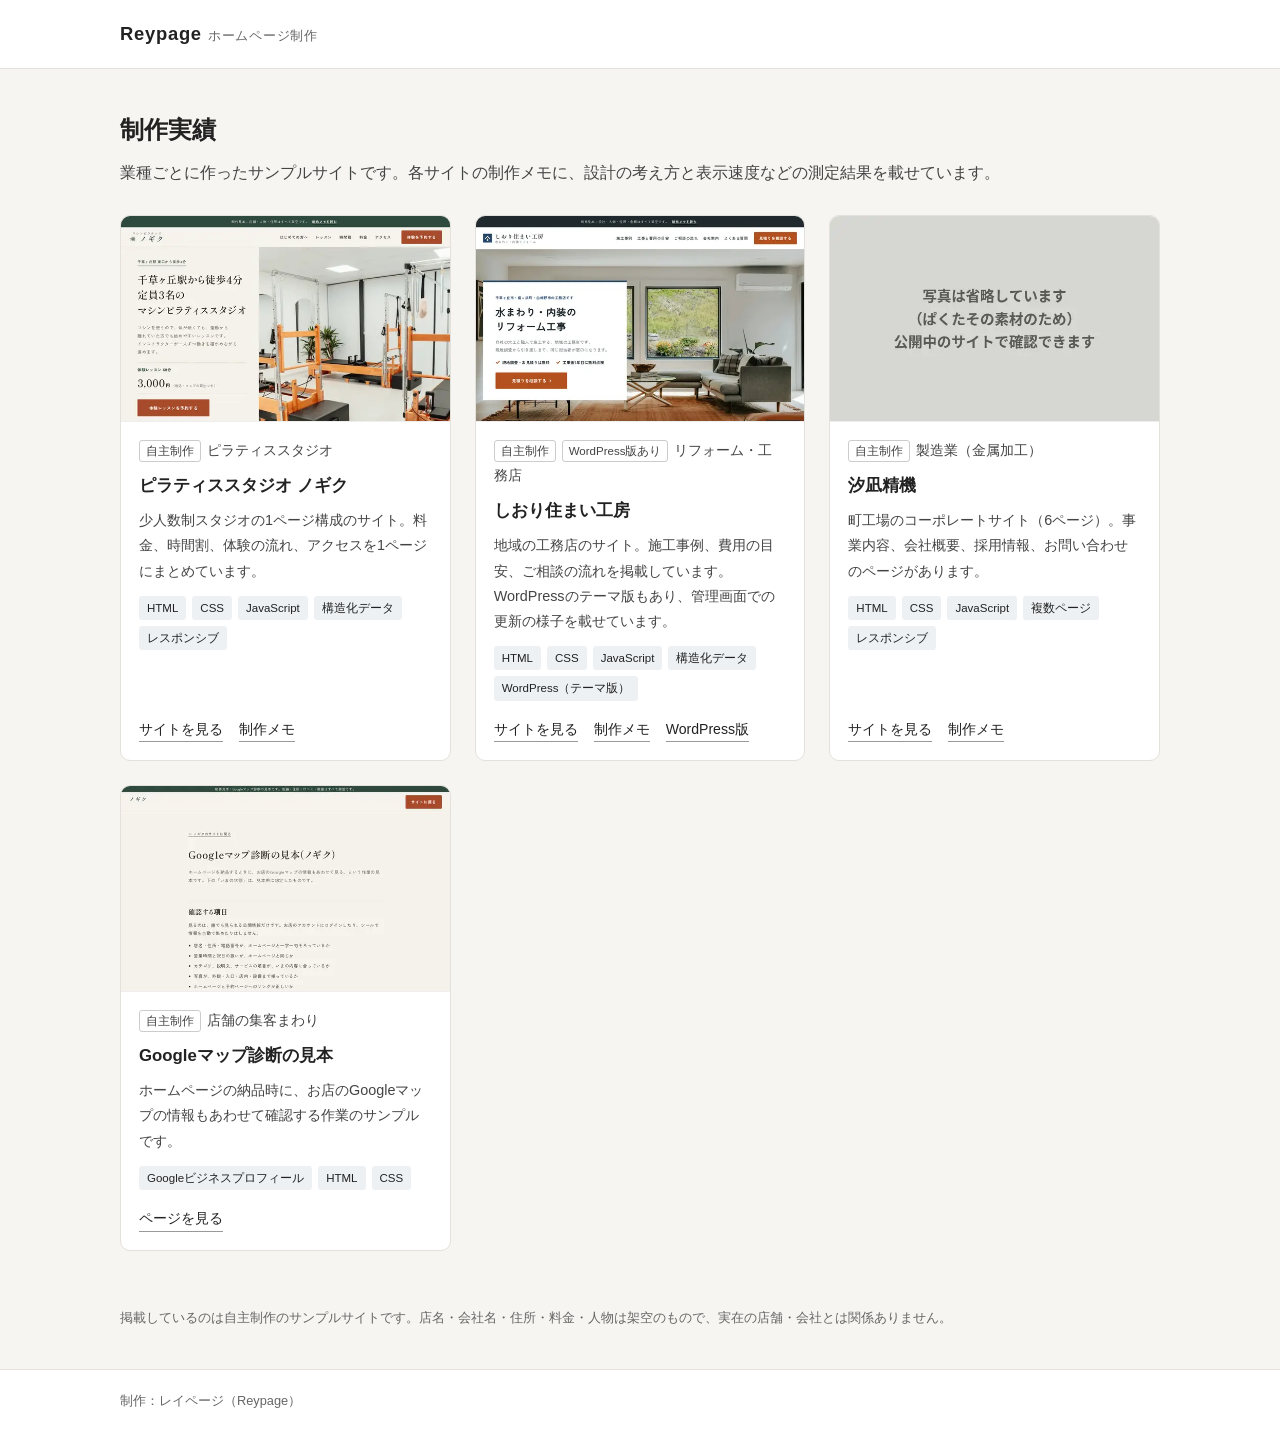
<file: index.html>
<!DOCTYPE html>
<html lang="ja">
<head>
<meta charset="utf-8">
<meta name="viewport" content="width=device-width, initial-scale=1">
<title>制作実績｜Reypage（レイページ）</title>
<meta name="description" content="Reypage（レイページ）のホームページ制作のサンプルサイト一覧です。業種、使用技術、制作内容を掲載しています。">
<meta name="robots" content="noindex">
<link rel="canonical" href="https://reypage.pages.dev/">
<style>
*{box-sizing:border-box}body{margin:0;font-family:"Hiragino Sans","Noto Sans JP",sans-serif;color:#222;background:#f6f5f2;line-height:1.75}
a{color:inherit}.wrap{max-width:1080px;margin:0 auto;padding:0 20px}
header{background:#fff;border-bottom:1px solid #e4e1da}header .wrap{display:flex;align-items:baseline;gap:12px;padding-top:18px;padding-bottom:18px}
.logo{font-weight:700;font-size:1.15rem;letter-spacing:.04em}.logo small{font-weight:400;color:#666;font-size:.8rem;margin-left:6px}
h1{font-size:1.5rem;margin:40px 0 8px}.lead{margin:0 0 28px;color:#444}
.grid{display:grid;grid-template-columns:repeat(auto-fill,minmax(300px,1fr));gap:24px;margin-bottom:56px}
.card{background:#fff;border:1px solid #e4e1da;border-radius:10px;overflow:hidden;display:flex;flex-direction:column;transition:box-shadow .2s}
.card:hover{box-shadow:0 6px 18px rgba(0,0,0,.08)}
.card img{display:block;width:100%;height:auto;aspect-ratio:16/10;object-fit:cover;object-position:top;border-bottom:1px solid #eee}
.body{padding:16px 18px 18px;display:flex;flex-direction:column;gap:8px;flex:1}
.cat{font-size:.78rem;color:#666}.cat span{display:inline-block;border:1px solid #ccc;border-radius:3px;padding:0 6px;margin-right:6px;font-size:.72rem}
h2{font-size:1.05rem;margin:0}.body p{margin:0;font-size:.9rem;color:#444}
.tags{display:flex;flex-wrap:wrap;gap:6px;margin:4px 0 0;padding:0;list-style:none}.tags li{font-size:.72rem;background:#eef1f4;border-radius:3px;padding:2px 8px}
.links{margin-top:auto;padding-top:8px;display:flex;gap:16px;font-size:.88rem}.links a{text-decoration:none;border-bottom:1px solid #999}
.note{font-size:.8rem;color:#666;margin:0 0 40px}footer{border-top:1px solid #e4e1da;background:#fff;font-size:.8rem;color:#666;padding:20px 0}
</style>
</head>
<body>
<header><div class="wrap"><span class="logo">Reypage<small>ホームページ制作</small></span></div></header>
<main class="wrap">
<h1>制作実績</h1>
<p class="lead">業種ごとに作ったサンプルサイトです。各サイトの制作メモに、設計の考え方と表示速度などの測定結果を載せています。</p>
<div class="grid">
<article class="card"><a href="pilates/"><img src="img/thumb_pilates.webp" width="640" height="400" alt="ピラティススタジオのサンプルサイトのトップ画面" loading="lazy"></a>
<div class="body"><p class="cat"><span>自主制作</span>ピラティススタジオ</p><h2>ピラティススタジオ ノギク</h2>
<p>少人数制スタジオの1ページ構成のサイト。料金、時間割、体験の流れ、アクセスを1ページにまとめています。</p>
<ul class="tags"><li>HTML</li><li>CSS</li><li>JavaScript</li><li>構造化データ</li><li>レスポンシブ</li></ul>
<div class="links"><a href="pilates/">サイトを見る</a><a href="pilates/notes/">制作メモ</a></div></div></article>
<article class="card"><a href="reform/"><img src="img/thumb_reform.webp" width="640" height="400" alt="リフォーム会社のサンプルサイトのトップ画面" loading="lazy"></a>
<div class="body"><p class="cat"><span>自主制作</span><span>WordPress版あり</span>リフォーム・工務店</p><h2>しおり住まい工房</h2>
<p>地域の工務店のサイト。施工事例、費用の目安、ご相談の流れを掲載しています。WordPressのテーマ版もあり、管理画面での更新の様子を載せています。</p>
<ul class="tags"><li>HTML</li><li>CSS</li><li>JavaScript</li><li>構造化データ</li><li>WordPress（テーマ版）</li></ul>
<div class="links"><a href="reform/">サイトを見る</a><a href="reform/notes/">制作メモ</a><a href="reform/wordpress/">WordPress版</a></div></div></article>
<article class="card"><a href="b2b/"><img src="img/thumb_b2b.webp" width="640" height="400" alt="金属加工会社のサンプルサイトのトップ画面" loading="lazy"></a>
<div class="body"><p class="cat"><span>自主制作</span>製造業（金属加工）</p><h2>汐凪精機</h2>
<p>町工場のコーポレートサイト（6ページ）。事業内容、会社概要、採用情報、お問い合わせのページがあります。</p>
<ul class="tags"><li>HTML</li><li>CSS</li><li>JavaScript</li><li>複数ページ</li><li>レスポンシブ</li></ul>
<div class="links"><a href="b2b/">サイトを見る</a><a href="b2b/notes/">制作メモ</a></div></div></article>
<article class="card"><a href="pilates/map-check/"><img src="img/thumb_mapcheck.webp" width="640" height="400" alt="Googleマップ診断のサンプルページ" loading="lazy"></a>
<div class="body"><p class="cat"><span>自主制作</span>店舗の集客まわり</p><h2>Googleマップ診断の見本</h2>
<p>ホームページの納品時に、お店のGoogleマップの情報もあわせて確認する作業のサンプルです。</p>
<ul class="tags"><li>Googleビジネスプロフィール</li><li>HTML</li><li>CSS</li></ul>
<div class="links"><a href="pilates/map-check/">ページを見る</a></div></div></article>
</div>
<p class="note">掲載しているのは自主制作のサンプルサイトです。店名・会社名・住所・料金・人物は架空のもので、実在の店舗・会社とは関係ありません。</p>
</main>
<footer><div class="wrap">制作：レイページ（Reypage）</div></footer>
</body>
</html>
</file>
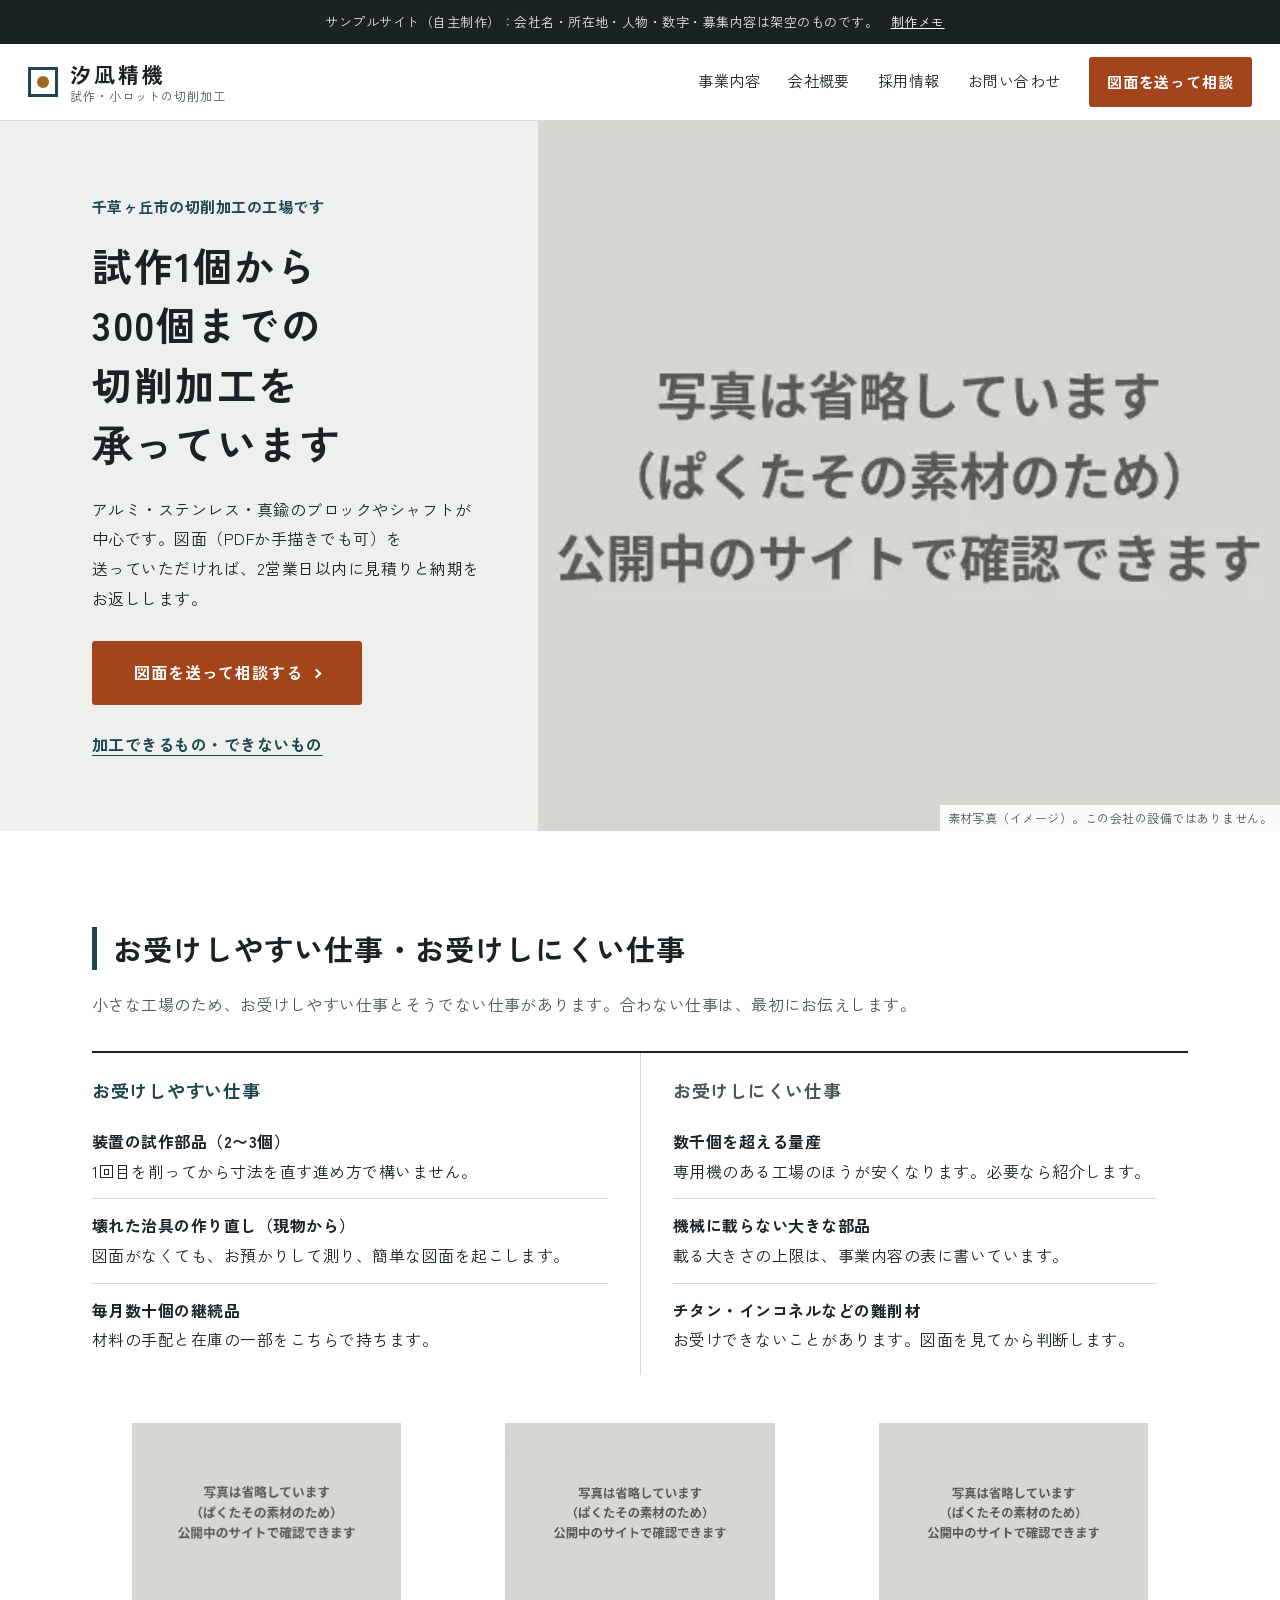
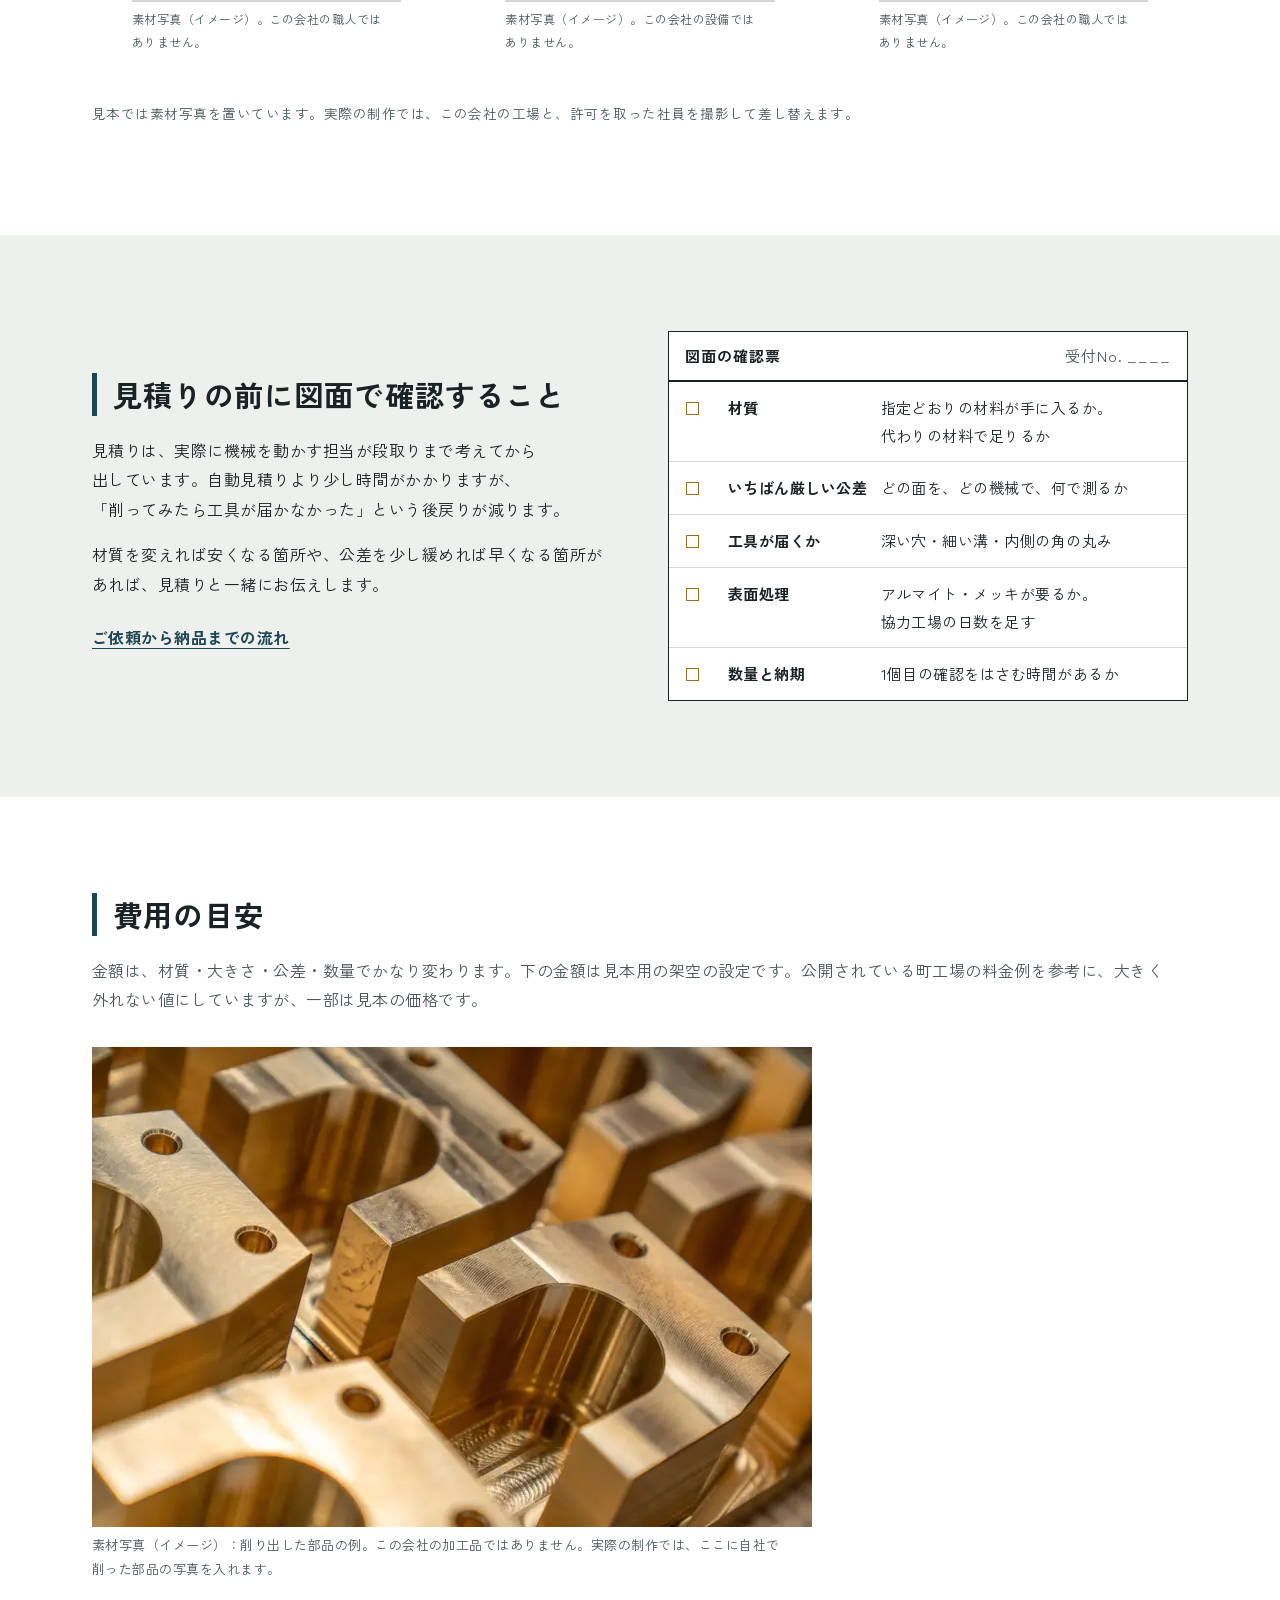
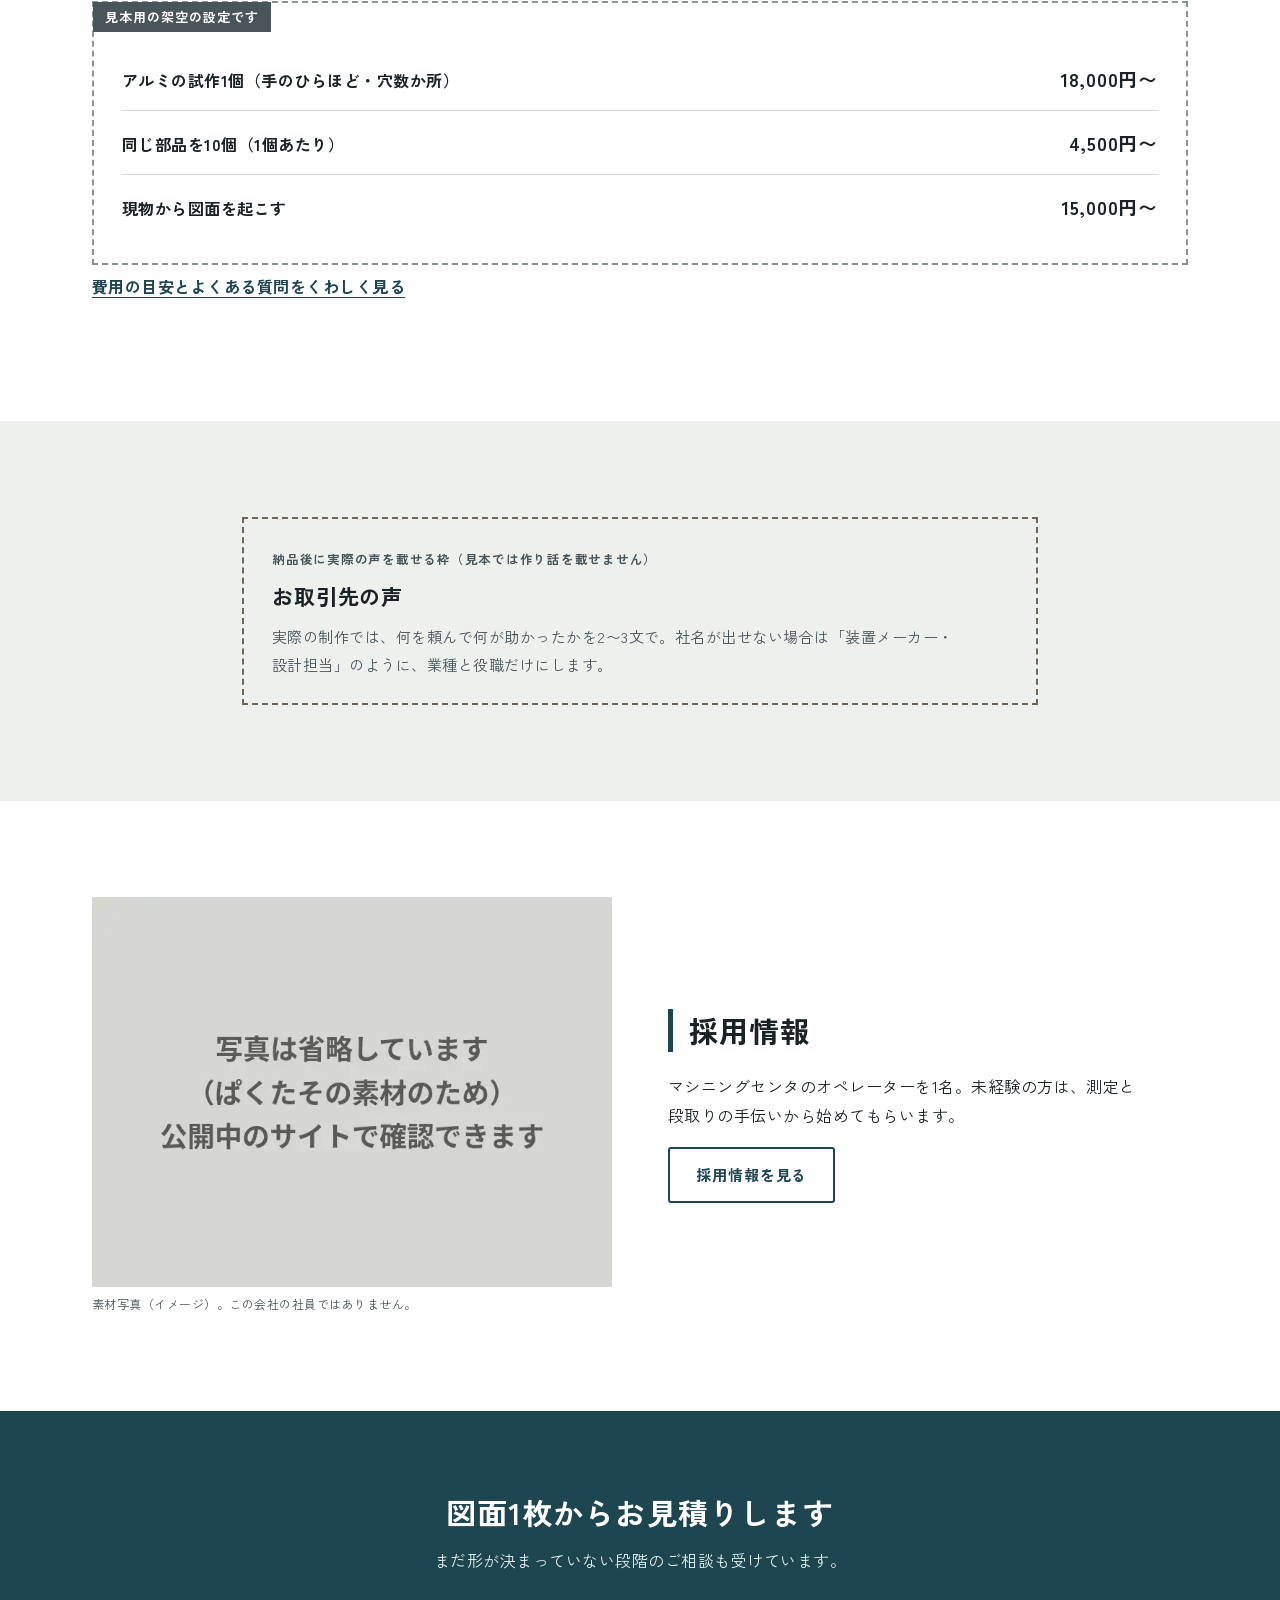
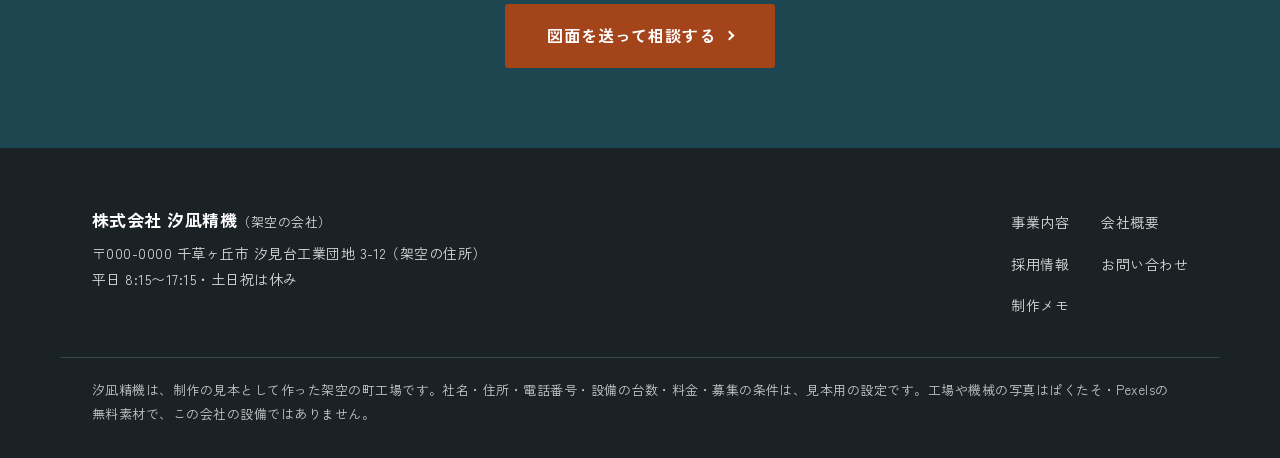
<file: b2b/index.html>
<!DOCTYPE html>
<html lang="ja">
<head>
<meta charset="utf-8">
<meta name="viewport" content="width=device-width, initial-scale=1">
<title>汐凪精機｜試作・小ロットの切削加工（サンプルサイト）</title>
<meta name="description" content="アルミ・ステンレス・真鍮の試作と小ロット部品を、図面1枚から削ります。千草ヶ丘市の町工場（自主制作のサンプルサイト・架空の会社）。">
<meta name="robots" content="noindex">
<link rel="canonical" href="https://reypage.pages.dev/b2b/">
<meta property="og:title" content="汐凪精機｜試作・小ロットの切削加工（サンプルサイト）">
<meta property="og:description" content="アルミ・ステンレス・真鍮の試作と小ロット部品を、図面1枚から削ります。千草ヶ丘市の町工場（自主制作のサンプルサイト・架空の会社）。">
<meta property="og:type" content="website">
<meta property="og:url" content="https://reypage.pages.dev/b2b/">
<meta property="og:image" content="https://reypage.pages.dev/b2b/img/og.jpg">
<meta property="og:image:width" content="1200">
<meta property="og:image:height" content="630">
<meta name="twitter:card" content="summary_large_image">
<link rel="preload" href="fonts/zenkaku-700.woff2" as="font" type="font/woff2" crossorigin>
<link rel="preload" as="image" href="img/h1-1600.webp" imagesrcset="img/h1-800.webp 800w, img/h1-1600.webp 1600w" imagesizes="(max-width: 767px) 100vw, 58vw">
<link rel="icon" href="data:image/svg+xml,%3Csvg xmlns=%22http://www.w3.org/2000/svg%22 viewBox=%220 0 16 16%22%3E%3Crect width=%2216%22 height=%2216%22 fill=%22%231E4651%22/%3E%3C/svg%3E">
<link rel="stylesheet" href="style.css">
</head>
<body class="has-sticky">
<a class="skip" href="#main">本文へ移動</a>
<aside class="sample-bar" aria-label="この見本について">サンプルサイト（自主制作）：会社名・所在地・人物・数字・募集内容は架空のものです。<a href="notes/">制作メモ</a></aside>
<header class="header">
  <div class="header__inner">
    <a class="logo" href="./"><span class="logo__mark" aria-hidden="true"></span><span class="logo__text"><span class="logo__main">汐凪精機</span><span class="logo__sub">試作・小ロットの切削加工</span></span></a>
    <nav class="nav" id="nav" aria-label="メインメニュー"><ul><li><a href="service/">事業内容</a></li><li><a href="company/">会社概要</a></li><li><a href="recruit/">採用情報</a></li><li><a href="contact/">お問い合わせ</a></li></ul></nav>
    <a class="btn btn--cta header__cta" href="contact/"><span class="header__cta-txt"><span class="pc-only">図面を送って</span>相談</span></a>
    <button class="menu-btn" type="button" aria-expanded="false" aria-controls="nav">メニュー</button>
  </div>
</header>
<main id="main">
<section class="hero">
  <div class="hero__text">
    <p class="hero__lead">千草ヶ丘市の切削加工の工場です</p>
    <h1 class="hero__title"><span class="nw">試作1個から300個までの</span><span class="nw">切削加工を承っています</span></h1>
    <p class="hero__body">アルミ・ステンレス・真鍮のブロックやシャフトが中心です。図面（PDFか手描きでも可）を送っていただければ、2営業日以内に見積りと納期をお返しします。</p>
    <div class="hero__act"><a class="btn btn--cta btn--lg" href="contact/">図面を送って相談する</a><a class="text-link" href="service/">加工できるもの・できないもの</a></div>
  </div>
  <figure class="hero__photo">
    <img src="img/h1-800.webp" srcset="img/h1-800.webp 800w, img/h1-1600.webp 1600w" sizes="(max-width: 767px) 100vw, 58vw" width="1600" height="900" alt="年季の入った灰緑色の汎用旋盤の正面。手前に丸いハンドルと操作レバー、奥にチャックと刃物台が見える" fetchpriority="high">
    <figcaption>素材写真（イメージ）。この会社の設備ではありません。</figcaption>
  </figure>
</section>

<section class="sec">
  <div class="wrap">
    <h2 class="h2">お受けしやすい仕事・お受けしにくい仕事</h2>
    <p class="sec__lead">小さな工場のため、お受けしやすい仕事とそうでない仕事があります。合わない仕事は、最初にお伝えします。</p>
    <div class="fit">
      <div class="fit__col">
        <h3 class="fit__h">お受けしやすい仕事</h3>
        <ul>
          <li><strong>装置の試作部品（2〜3個）</strong>1回目を削ってから寸法を直す進め方で構いません。</li>
          <li><strong>壊れた治具の作り直し（現物から）</strong>図面がなくても、お預かりして測り、簡単な図面を起こします。</li>
          <li><strong>毎月数十個の継続品</strong>材料の手配と在庫の一部をこちらで持ちます。</li>
        </ul>
      </div>
      <div class="fit__col fit__col--no">
        <h3 class="fit__h">お受けしにくい仕事</h3>
        <ul>
          <li><strong>数千個を超える量産</strong>専用機のある工場のほうが安くなります。必要なら紹介します。</li>
          <li><strong>機械に載らない大きな部品</strong>載る大きさの上限は、事業内容の表に書いています。</li>
          <li><strong>チタン・インコネルなどの難削材</strong>お受けできないことがあります。図面を見てから判断します。</li>
        </ul>
      </div>
    </div>
    <ul class="gallery gallery--3" aria-label="工場の中の写真（素材写真）">
      <li><figure><img src="img/k1-720.webp" srcset="img/k1-720.webp 720w, img/k1-1200.webp 1200w" sizes="(max-width: 767px) 100vw, 31vw" width="1200" height="800" alt="作業着の人が、旋盤の刃物台に手を添えて工具の位置を調整している手元" loading="lazy" decoding="async"><figcaption>素材写真（イメージ）。この会社の職人ではありません。</figcaption></figure></li>
      <li><figure><img src="img/n2-720.webp" srcset="img/n2-480.webp 480w, img/n2-720.webp 720w, img/n2-1200.webp 1200w" sizes="(max-width: 767px) 100vw, 31vw" width="1200" height="800" alt="汎用旋盤の刃物台の接写。四角い台に締め付けボルトが並び、奥にぼやけてチャックが見える" loading="lazy" decoding="async"><figcaption>素材写真（イメージ）。この会社の設備ではありません。</figcaption></figure></li>
      <li><figure><img src="img/n4-720.webp" srcset="img/n4-480.webp 480w, img/n4-720.webp 720w, img/n4-1200.webp 1200w" sizes="(max-width: 767px) 100vw, 31vw" width="1200" height="800" alt="作業服の男性がフライス盤のハンドルを操作している" loading="lazy" decoding="async"><figcaption>素材写真（イメージ）。この会社の職人ではありません。</figcaption></figure></li>
    </ul>
    <p class="note">見本では素材写真を置いています。実際の制作では、この会社の工場と、許可を取った社員を撮影して差し替えます。</p>
  </div>
</section>

<section class="sec sec--gray">
  <div class="wrap split">
    <div class="split__text">
      <h2 class="h2">見積りの前に図面で確認すること</h2>
      <p>見積りは、実際に機械を動かす担当が段取りまで考えてから出しています。自動見積りより少し時間がかかりますが、「削ってみたら工具が届かなかった」という後戻りが減ります。</p>
      <p>材質を変えれば安くなる箇所や、公差を少し緩めれば早くなる箇所があれば、見積りと一緒にお伝えします。</p>
      <a class="text-link" href="service/#flow">ご依頼から納品までの流れ</a>
    </div>
    <div class="ticket" role="group" aria-label="図面で確かめること">
      <p class="ticket__head"><span>図面の確認票</span><span>受付No. ____</span></p>
      <ol class="ticket__list">
        <li><span class="ticket__k">材質</span><span>指定どおりの材料が手に入るか。代わりの材料で足りるか</span></li>
        <li><span class="ticket__k">いちばん厳しい公差</span><span>どの面を、どの機械で、何で測るか</span></li>
        <li><span class="ticket__k">工具が届くか</span><span>深い穴・細い溝・内側の角の丸み</span></li>
        <li><span class="ticket__k">表面処理</span><span>アルマイト・メッキが要るか。協力工場の日数を足す</span></li>
        <li><span class="ticket__k">数量と納期</span><span>1個目の確認をはさむ時間があるか</span></li>
      </ol>
    </div>
  </div>
</section>

<section class="sec">
  <div class="wrap">
    <h2 class="h2">費用の目安</h2>
    <p class="sec__lead">金額は、材質・大きさ・公差・数量でかなり変わります。下の金額は見本用の架空の設定です。公開されている町工場の料金例を参考に、大きく外れない値にしていますが、一部は見本の価格です。</p>
    <figure class="works__photo">
      <img src="img/w1-720.webp" srcset="img/w1-720.webp 720w, img/w1-1200.webp 1200w" sizes="(max-width: 767px) 92vw, 720px" width="1200" height="800" alt="削り出した真鍮色のブロック部品が並んでいる。どれも大きな丸い穴と、四隅に取り付け用の小さな穴がある" loading="lazy" decoding="async">
      <figcaption>素材写真（イメージ）：削り出した部品の例。この会社の加工品ではありません。実際の制作では、ここに自社で削った部品の写真を入れます。</figcaption>
    </figure>
    <div class="frame">
      <p class="fict">見本用の架空の設定です</p>
      <dl class="price price--short">
        <div><dt>アルミの試作1個（手のひらほど・穴数か所）</dt><dd>18,000円〜</dd></div>
        <div><dt>同じ部品を10個（1個あたり）</dt><dd>4,500円〜</dd></div>
        <div><dt>現物から図面を起こす</dt><dd>15,000円〜</dd></div>
      </dl>
    </div>
    <p><a class="text-link" href="service/#price">費用の目安とよくある質問をくわしく見る</a></p>
  </div>
</section>

<section class="sec sec--gray">
  <div class="wrap wrap--narrow">
    <div class="slot__box">
      <p class="slot__tag">納品後に実際の声を載せる枠（見本では作り話を載せません）</p>
      <h2 class="slot__title">お取引先の声</h2>
      <p>実際の制作では、何を頼んで何が助かったかを2〜3文で。社名が出せない場合は「装置メーカー・設計担当」のように、業種と役職だけにします。</p>
    </div>
  </div>
</section>

<section class="sec">
  <div class="wrap split split--rev">
    <figure class="split__photo">
      <img src="img/s2-720.webp" srcset="img/s2-720.webp 720w, img/s2-1200.webp 1200w" sizes="(max-width: 767px) 100vw, 46vw" width="1200" height="900" alt="作業服の人が研磨機で金属を削り、火花が散っている" loading="lazy" decoding="async" fetchpriority="low">
      <figcaption>素材写真（イメージ）。この会社の社員ではありません。</figcaption>
    </figure>
    <div class="split__text">
      <h2 class="h2">採用情報</h2>
      <p>マシニングセンタのオペレーターを1名。未経験の方は、測定と段取りの手伝いから始めてもらいます。</p>
      <a class="btn btn--line" href="recruit/">採用情報を見る</a>
    </div>
  </div>
</section>

<section class="cta-end">
  <div class="wrap cta-end__inner">
    <h2 class="cta-end__title">図面1枚からお見積りします</h2>
    <p>まだ形が決まっていない段階のご相談も受けています。</p>
    <a class="btn btn--cta btn--lg" href="contact/">図面を送って相談する</a>
  </div>
</section>
</main>
<aside class="sticky-cta is-hidden" aria-label="お問い合わせへの近道"><a class="btn btn--cta" href="contact/">図面を送って相談する</a></aside>
<footer class="footer">
  <div class="wrap footer__inner">
    <div>
      <p class="footer__name">株式会社 汐凪精機<span>（架空の会社）</span></p>
      <p class="footer__addr">〒000-0000 千草ヶ丘市 汐見台工業団地 3-12（架空の住所）<br>平日 8:15〜17:15・土日祝は休み</p>
    </div>
    <ul class="footer__nav"><li><a href="service/">事業内容</a></li><li><a href="company/">会社概要</a></li><li><a href="recruit/">採用情報</a></li><li><a href="contact/">お問い合わせ</a></li><li><a href="notes/">制作メモ</a></li></ul>
  </div>
  <p class="wrap footer__disclaimer">汐凪精機は、制作の見本として作った架空の町工場です。社名・住所・電話番号・設備の台数・料金・募集の条件は、見本用の設定です。工場や機械の写真はぱくたそ・Pexelsの無料素材で、この会社の設備ではありません。</p>
</footer>
<script src="app.js" defer></script>
</body>
</html>
</file>
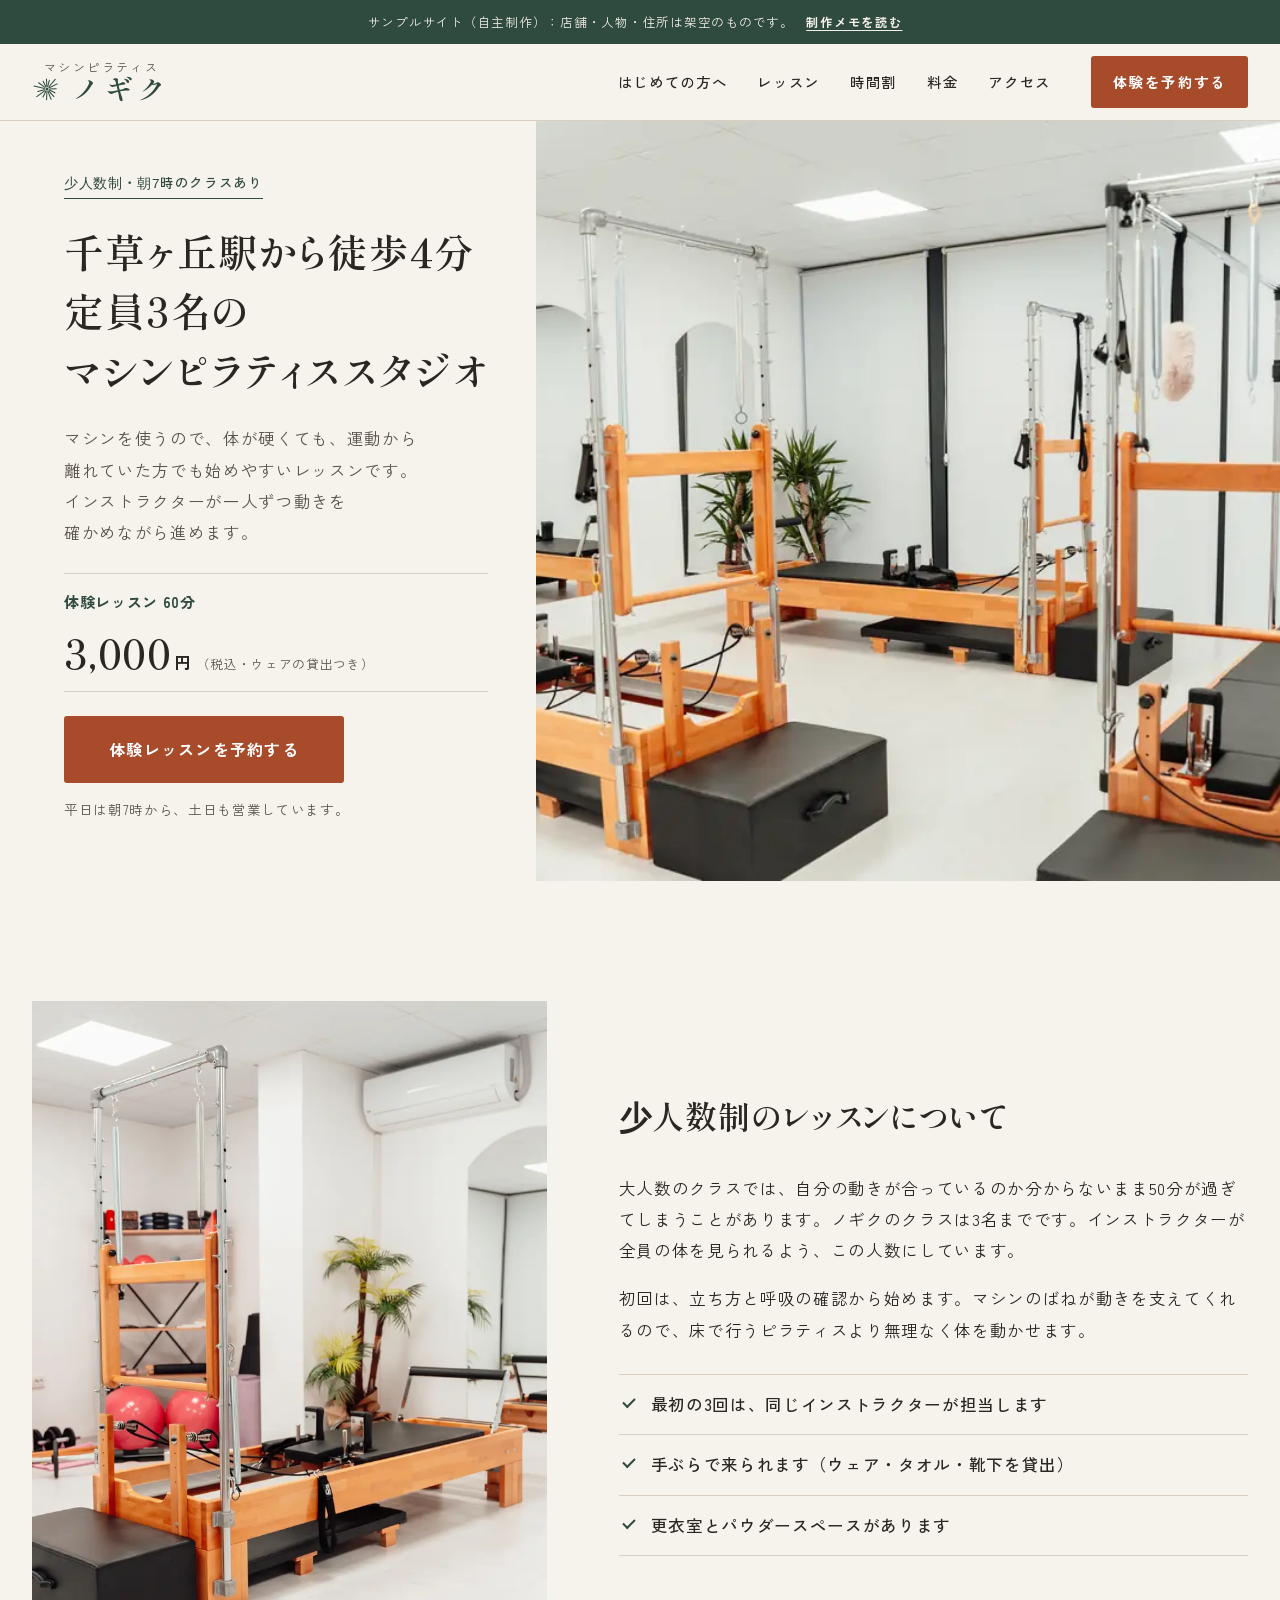
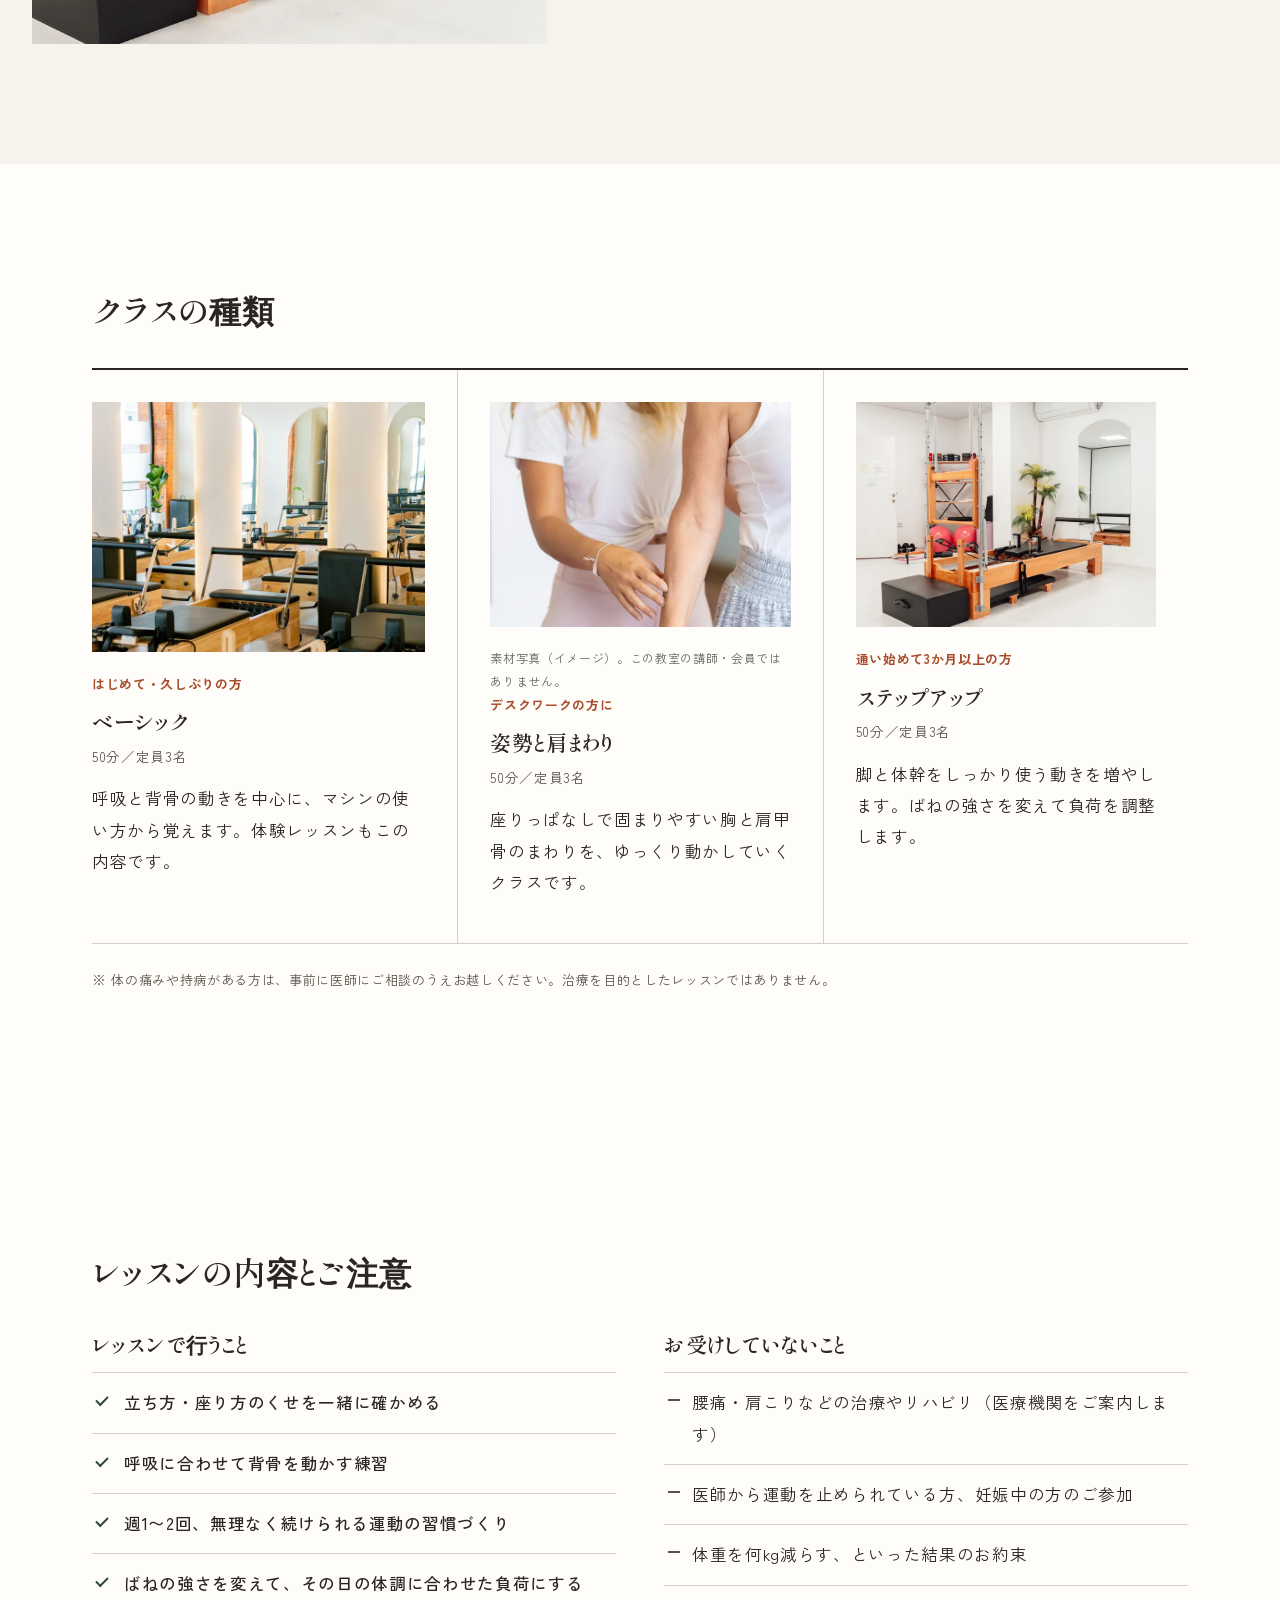
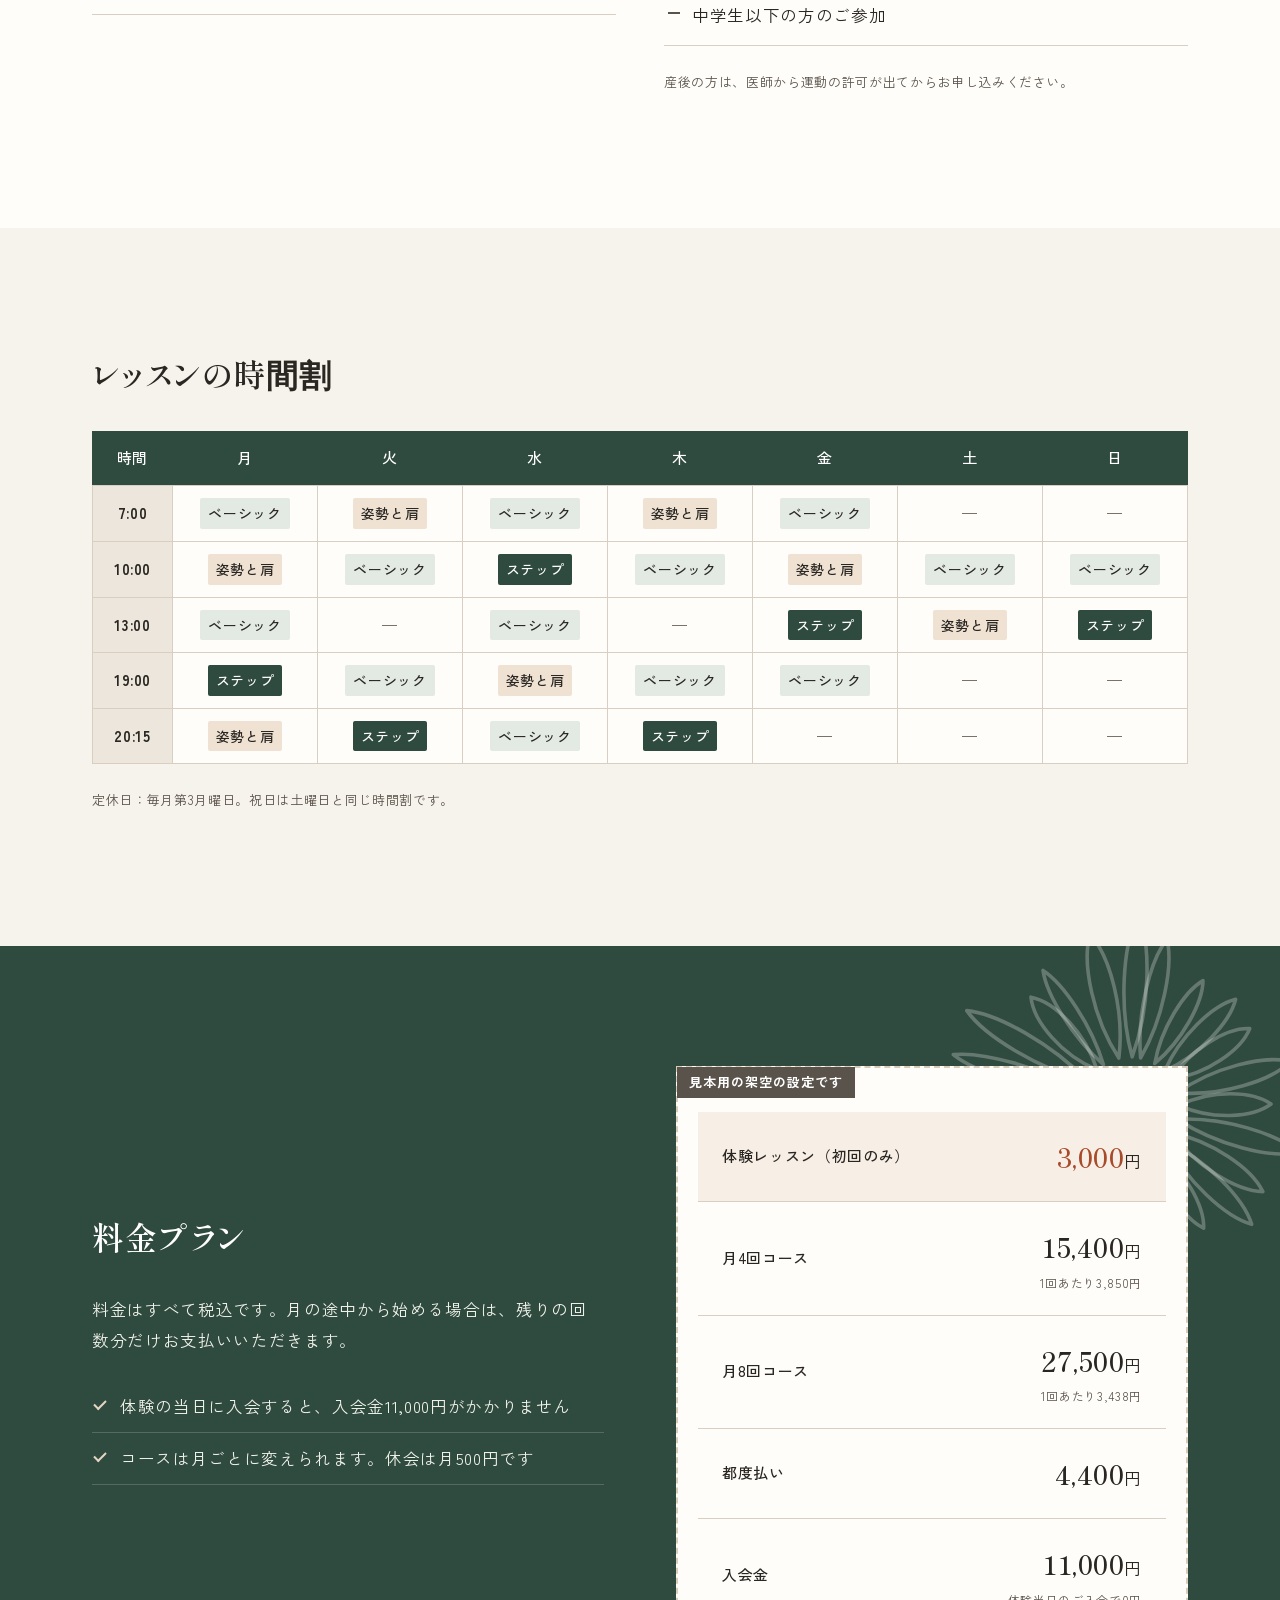
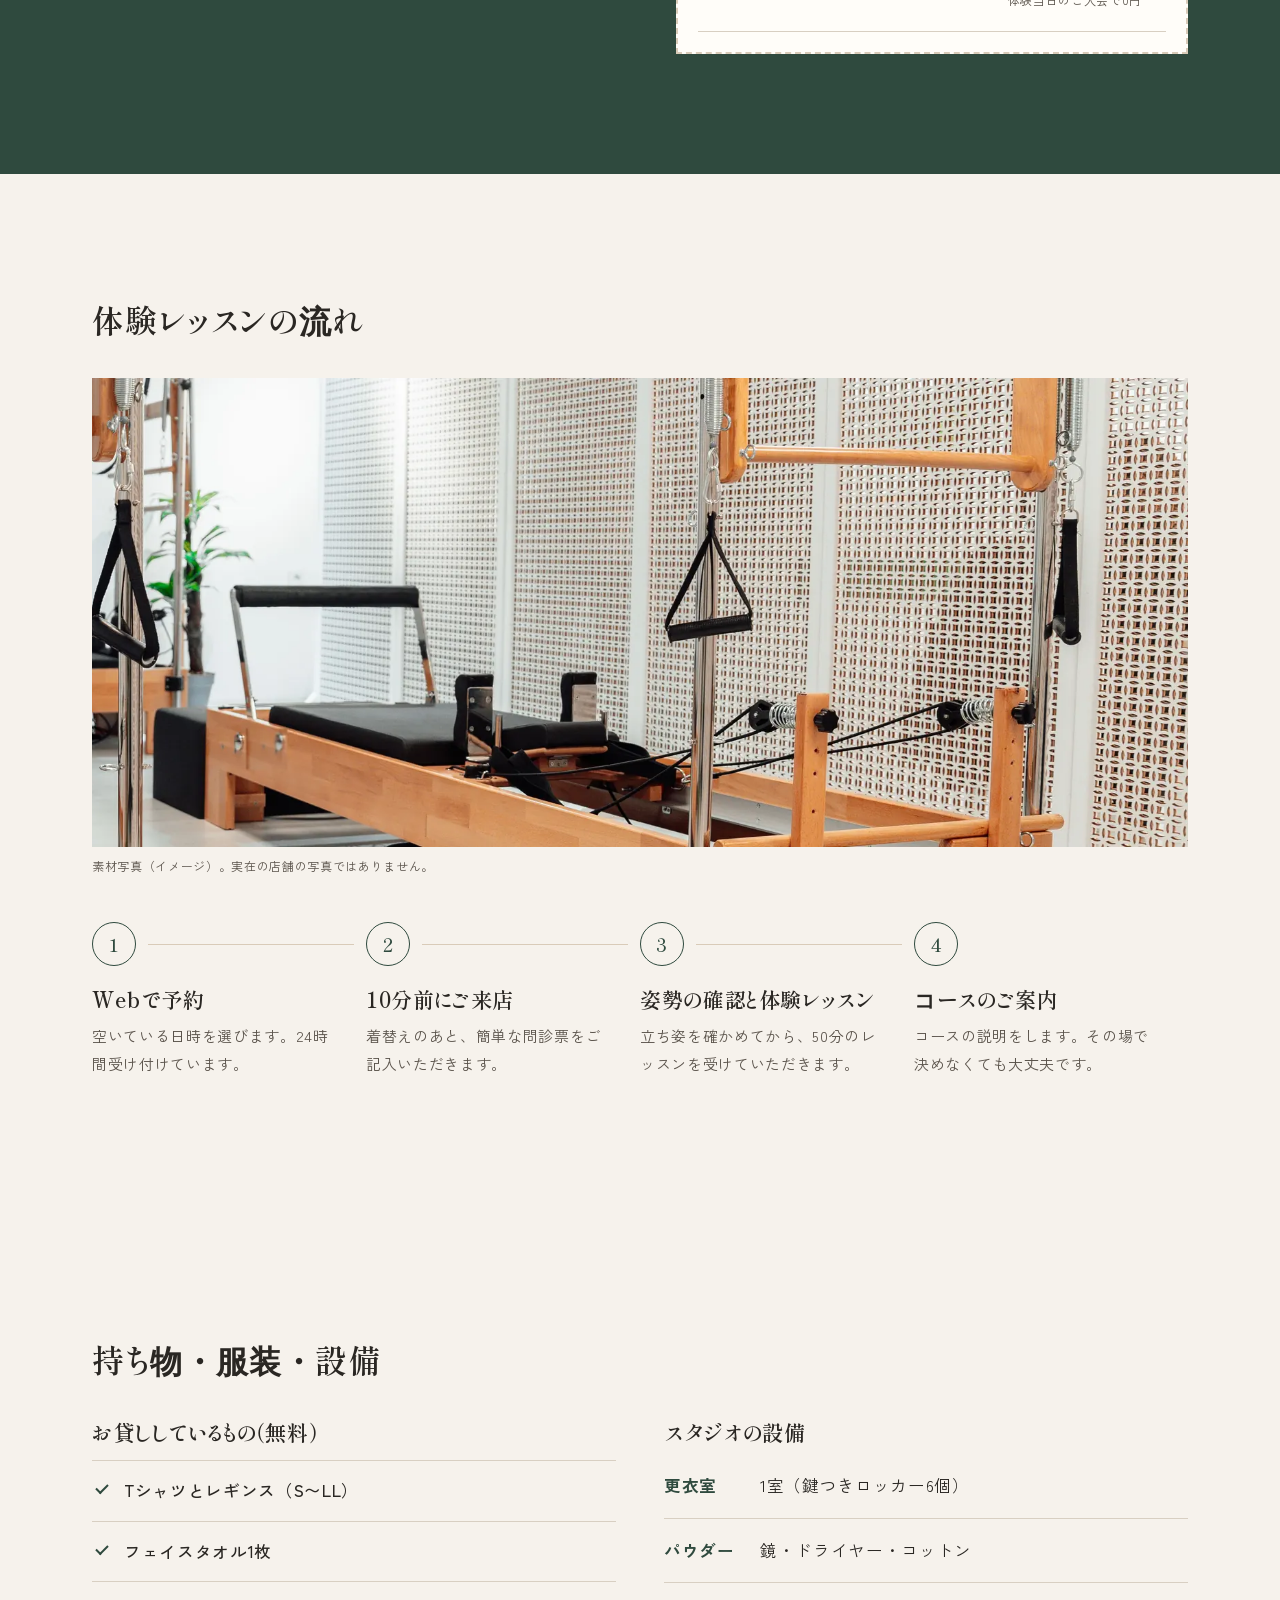
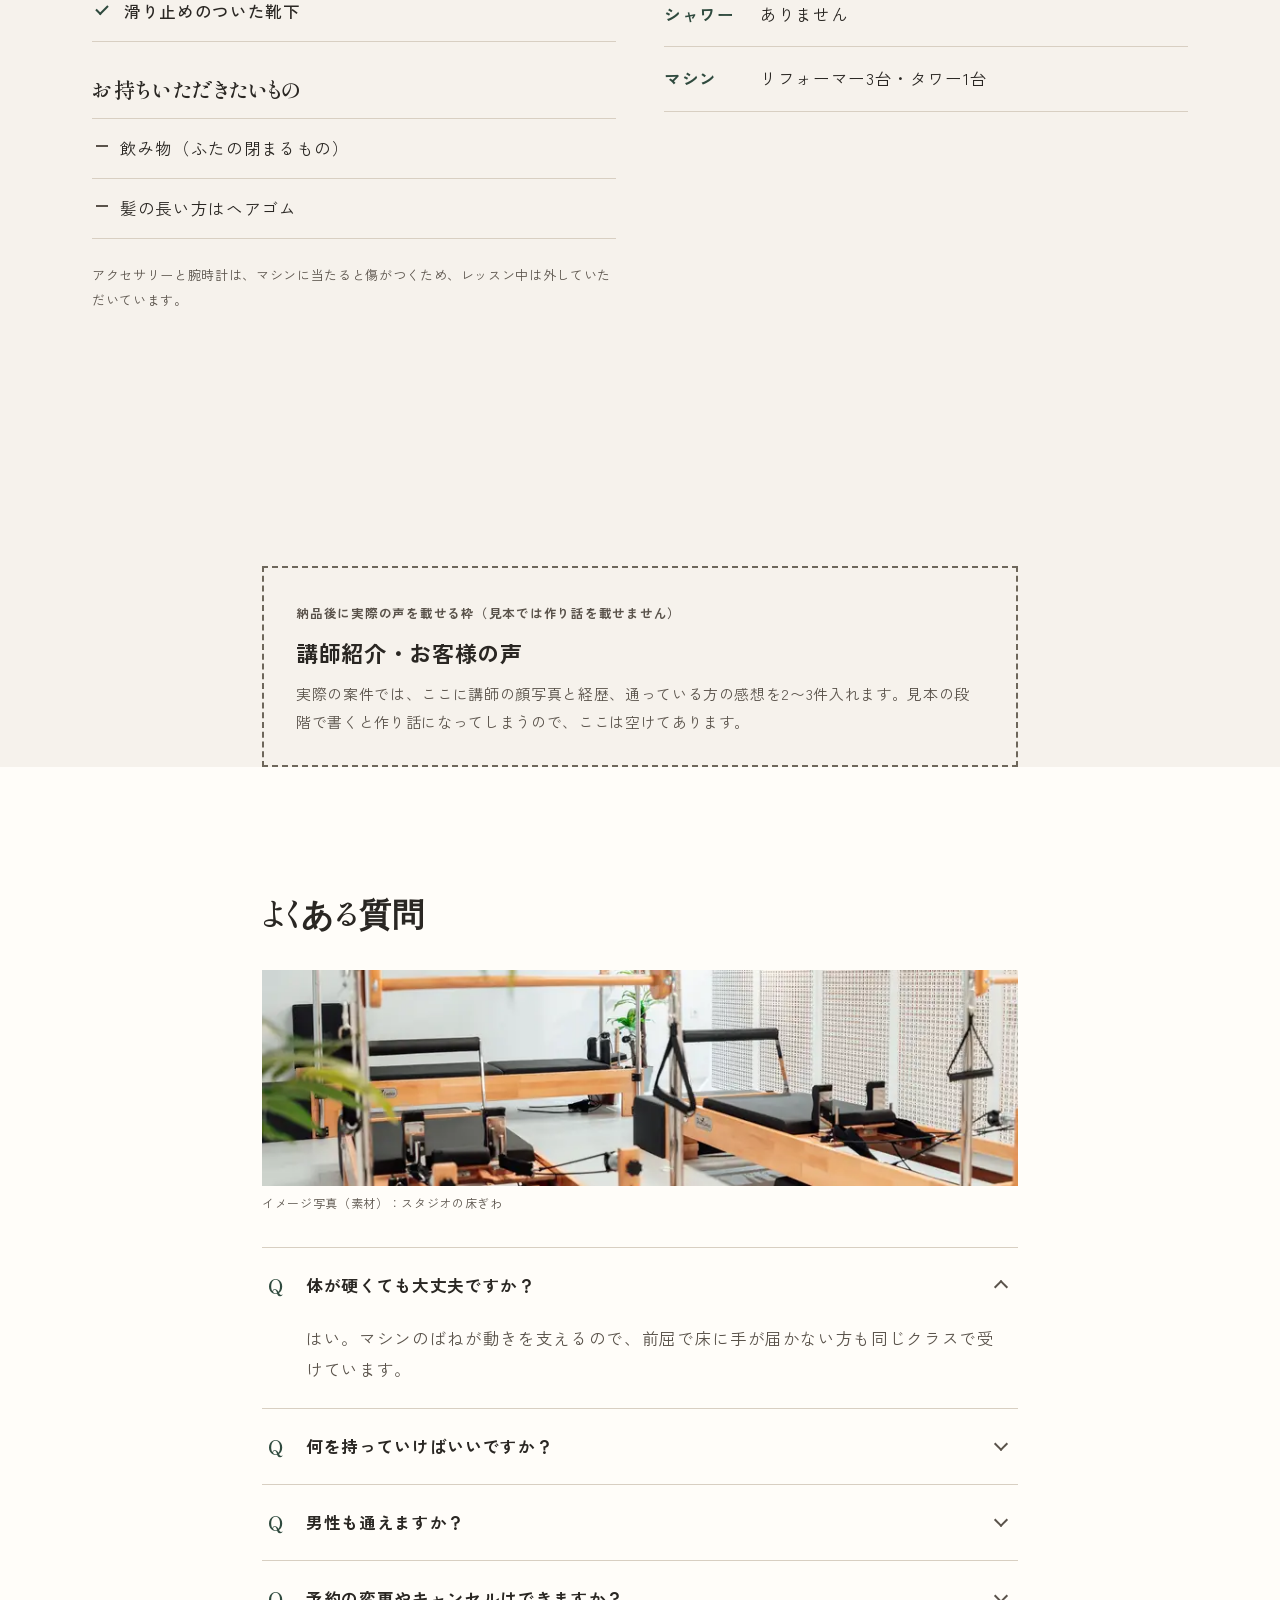
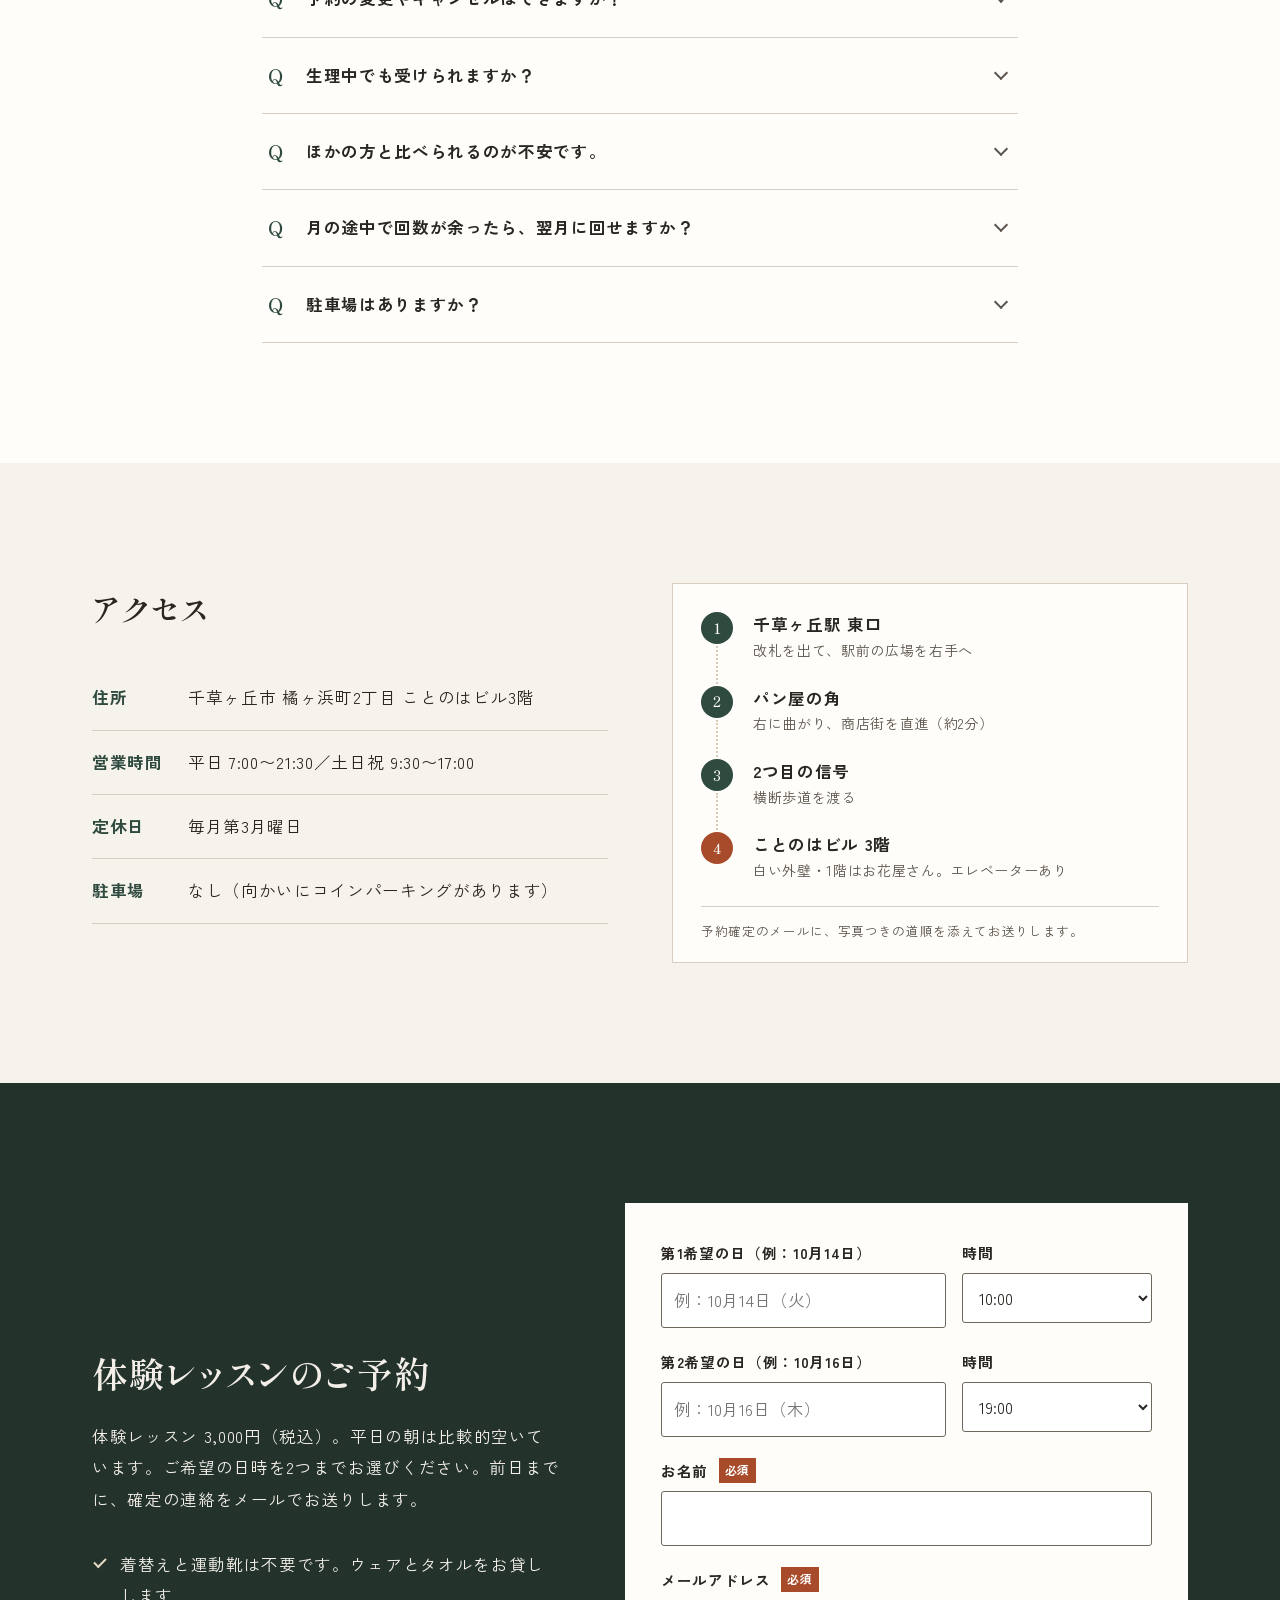
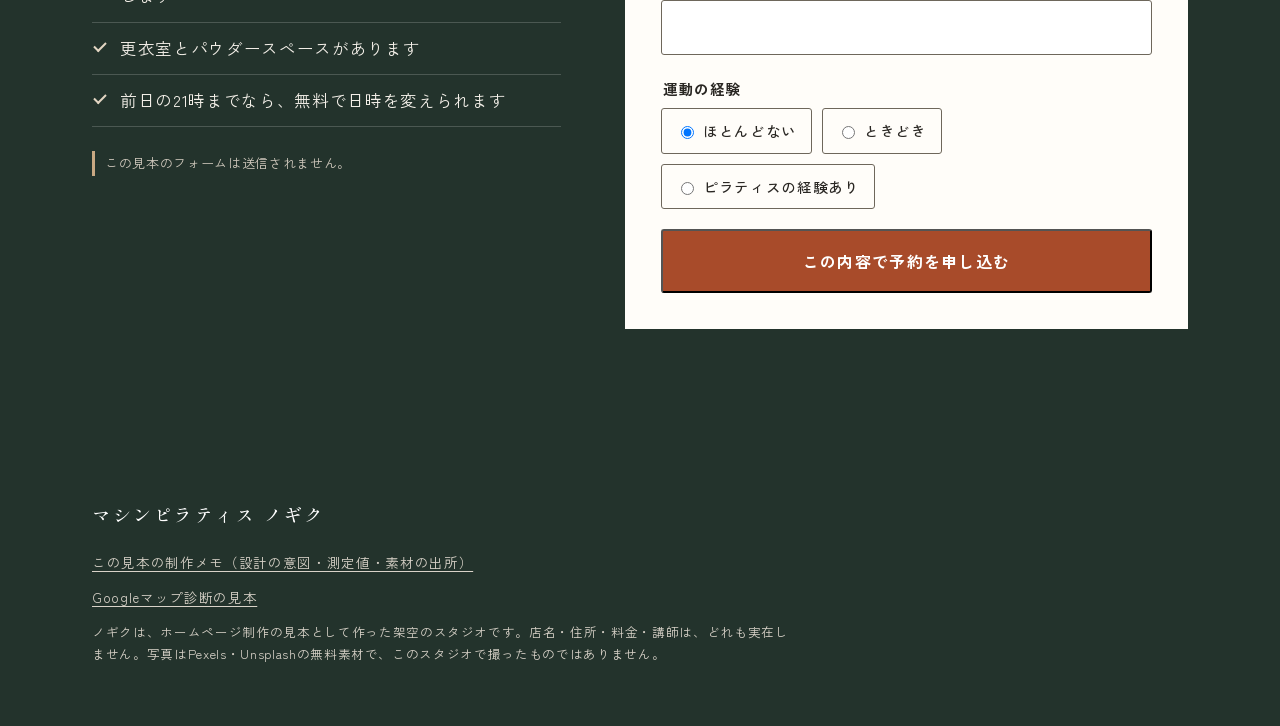
<file: pilates/index.html>
<!DOCTYPE html>
<html lang="ja">
<head>
<meta charset="utf-8">
<meta name="viewport" content="width=device-width, initial-scale=1">
<title>ピラティススタジオ ノギク｜定員3名のマシンピラティス（サンプルサイト）</title>
<meta name="description" content="定員3名のマシンピラティス専門スタジオ（自主制作のサンプルサイト・架空の店舗）。体験レッスン60分 3,000円。">
<meta name="robots" content="noindex">
<link rel="canonical" href="https://reypage.pages.dev/pilates/">
<meta property="og:title" content="ピラティススタジオ ノギク（サンプルサイト）">
<meta property="og:description" content="定員3名のマシンピラティス。体験レッスン60分 3,000円。">
<meta property="og:type" content="website">
<meta property="og:url" content="https://reypage.pages.dev/pilates/">
<meta property="og:image" content="https://reypage.pages.dev/pilates/img/og.jpg">
<meta property="og:image:width" content="1200">
<meta property="og:image:height" content="630">
<meta name="twitter:card" content="summary_large_image">
<script type="application/ld+json">{"@context":"https://schema.org","@type":"ExerciseGym","name":"ピラティススタジオ ノギク（架空）","description":"ホームページ制作の見本として作った架空の店舗","openingHoursSpecification":[{"@type":"OpeningHoursSpecification","dayOfWeek":["Monday","Tuesday","Wednesday","Thursday","Friday"],"opens":"07:00","closes":"21:30"},{"@type":"OpeningHoursSpecification","dayOfWeek":["Saturday","Sunday"],"opens":"09:30","closes":"17:00"}],"priceRange":"¥3,000〜"}</script>
<link rel="preload" as="image" fetchpriority="high" href="img/p1-1600.webp" imagesrcset="img/p1-800.webp 800w, img/p1-1600.webp 1600w" imagesizes="(max-width: 767px) 100vw, 62vw">
<link rel="icon" href="data:image/svg+xml,%3Csvg xmlns=%22http://www.w3.org/2000/svg%22 viewBox=%220 0 16 16%22%3E%3Crect width=%2216%22 height=%2216%22 fill=%22%232F4A3E%22/%3E%3C/svg%3E">
<link rel="stylesheet" href="style.css">
<link rel="stylesheet" href="fonts.css" media="print" onload="this.media='all'"><noscript><link rel="stylesheet" href="fonts.css"></noscript>
</head>
<body>
<a class="skip" href="#main">本文へ移動</a>
<aside class="sample-bar" aria-label="この見本について">サンプルサイト（自主制作）：店舗・人物・住所は架空のものです。<a href="notes/">制作メモを読む</a></aside>

<header class="header">
  <div class="header__inner">
    <a class="logo" href="#top">
      <span class="logo__sub">マシンピラティス</span>
      <span class="logo__row"><svg class="nogiku" aria-hidden="true" focusable="false" viewBox="0 0 64 64" fill="none" stroke="currentColor" stroke-width="2.2" stroke-linecap="round"><line pathLength="1" style="--i:0" x1="37.5" y1="31.9" x2="51.7" y2="31.5"/><line pathLength="1" style="--i:1" x1="37.0" y1="34.3" x2="49.0" y2="40.0"/><line pathLength="1" style="--i:2" x1="35.7" y1="36.1" x2="46.7" y2="48.4"/><line pathLength="1" style="--i:3" x1="34.0" y1="37.1" x2="40.7" y2="53.9"/><line pathLength="1" style="--i:4" x1="31.8" y1="37.5" x2="31.1" y2="54.8"/><line pathLength="1" style="--i:5" x1="29.5" y1="36.9" x2="23.5" y2="49.0"/><line pathLength="1" style="--i:6" x1="27.6" y1="35.3" x2="10.2" y2="48.2"/><line pathLength="1" style="--i:7" x1="26.7" y1="33.4" x2="12.2" y2="37.3"/><line pathLength="1" style="--i:8" x1="26.6" y1="30.8" x2="4.3" y2="25.6"/><line pathLength="1" style="--i:9" x1="27.6" y1="28.7" x2="14.1" y2="18.7"/><line pathLength="1" style="--i:10" x1="29.6" y1="27.1" x2="23.8" y2="15.4"/><line pathLength="1" style="--i:11" x1="31.7" y1="26.5" x2="30.8" y2="10.8"/><line pathLength="1" style="--i:12" x1="33.4" y1="26.7" x2="37.0" y2="13.4"/><line pathLength="1" style="--i:13" x1="35.6" y1="27.8" x2="49.5" y2="11.5"/><line pathLength="1" style="--i:14" x1="36.9" y1="29.5" x2="53.8" y2="21.1"/><circle cx="32" cy="32" r="3.2" fill="currentColor" stroke="none"/></svg><span class="logo__main">ノギク</span></span>
    </a>
    <nav class="nav" id="sp-nav" aria-label="メインメニュー">
      <ul>
        <li><a href="#first">はじめての方へ</a></li>
        <li><a href="#lesson">レッスン</a></li>
        <li><a href="#schedule">時間割</a></li>
        <li><a href="#price">料金</a></li>
        <li><a href="#access">アクセス</a></li>
      </ul>
    </nav>
    <a class="btn btn--primary header__cta" href="#reserve-form">体験を予約する</a>
    <button class="menu-btn" type="button" aria-expanded="false" aria-controls="sp-nav"><span class="menu-btn__bar" aria-hidden="true"></span><span class="menu-btn__label">メニュー</span></button>
  </div>
</header>

<main id="main">
<section class="hero" id="top">
  <div class="hero__text">
    <p class="hero__place">少人数制・朝7時のクラスあり</p>
    <h1 class="hero__title"><span class="nw">千草ヶ丘駅から徒歩4分</span><span class="nw">定員3名の</span><span class="nw">マシンピラティススタジオ</span></h1>
    <p class="hero__lead">マシンを使うので、体が硬くても、運動から離れていた方でも始めやすいレッスンです。インストラクターが一人ずつ動きを確かめながら進めます。</p>
    <div class="hero__offer">
      <p class="offer__label">体験レッスン 60分</p>
      <p class="offer__price"><span class="num">3,000</span>円<span class="tax">（税込・ウェアの貸出つき）</span></p>
    </div>
    <a class="btn btn--primary btn--lg" href="#reserve-form">体験レッスンを予約する</a>
    <p class="hero__note">平日は朝7時から、土日も営業しています。</p>
  </div>
  <figure class="hero__photo">
    <img fetchpriority="high" src="img/p1-1600.webp" srcset="img/p1-800.webp 800w, img/p1-1600.webp 1600w" sizes="(max-width: 767px) 100vw, 62vw" width="1600" height="1280" alt="木枠のマシンが並ぶ、白い内装のスタジオ">
  </figure>
</section>

<section class="first" id="first" aria-labelledby="first-h">
  <div class="first__photo">
    <img src="img/p2-1600.webp" srcset="img/p2-800.webp 800w, img/p2-1600.webp 1600w" sizes="(max-width: 767px) 100vw, 45vw" width="1600" height="2000" loading="lazy" alt="木枠のタワーつきマシンと、赤いボール、鏡のある白いスタジオの一角">
  </div>
  <div class="first__body">
    <h2 id="first-h" class="h2">少人数制のレッスンについて</h2>
    <p>大人数のクラスでは、自分の動きが合っているのか分からないまま50分が過ぎてしまうことがあります。ノギクのクラスは3名までです。インストラクターが全員の体を見られるよう、この人数にしています。</p>
    <p>初回は、立ち方と呼吸の確認から始めます。マシンのばねが動きを支えてくれるので、床で行うピラティスより無理なく体を動かせます。</p>
    <ul class="checks">
      <li>最初の3回は、同じインストラクターが担当します</li>
      <li>手ぶらで来られます（ウェア・タオル・靴下を貸出）</li>
      <li>更衣室とパウダースペースがあります</li>
    </ul>
  </div>
</section>

<section class="lesson" id="lesson" aria-labelledby="lesson-h">
  <div class="wrap">
    <h2 id="lesson-h" class="h2">クラスの種類</h2>
    <div class="lesson__list">
      <article class="lesson__item">
        <img class="lesson__img" src="img/p6-720.webp" srcset="img/p6-720.webp 720w, img/p6-1200.webp 1200w" sizes="(max-width: 767px) 90vw, 30vw" width="1200" height="900" loading="lazy" alt="リフォーマーが並ぶ、人のいない明るいスタジオ全体"><p class="lesson__level">はじめて・久しぶりの方</p>
        <h3 class="h3">ベーシック</h3>
        <p class="lesson__meta">50分／定員3名</p>
        <p>呼吸と背骨の動きを中心に、マシンの使い方から覚えます。体験レッスンもこの内容です。</p>
      </article>
      <article class="lesson__item">
        <img class="lesson__img" src="img/p7-720.webp" srcset="img/p7-720.webp 720w, img/p7-1200.webp 1200w" sizes="(max-width: 767px) 90vw, 30vw" width="1200" height="900" loading="lazy" alt="受講者の脚に手を添えて、動きを補助している手元"><p class="lesson__cap" style="font-size:12px;color:#666;margin:6px 0 0">素材写真（イメージ）。この教室の講師・会員ではありません。</p><p class="lesson__level">デスクワークの方に</p>
        <h3 class="h3">姿勢と肩まわり</h3>
        <p class="lesson__meta">50分／定員3名</p>
        <p>座りっぱなしで固まりやすい胸と肩甲骨のまわりを、ゆっくり動かしていくクラスです。</p>
      </article>
      <article class="lesson__item">
        <img class="lesson__img" src="img/p8-720.webp" srcset="img/p8-720.webp 720w, img/p8-1200.webp 1200w" sizes="(max-width: 767px) 90vw, 30vw" width="1200" height="900" loading="lazy" alt="黒い箱と赤いボールが置かれた、タワーつきのマシン"><p class="lesson__level">通い始めて3か月以上の方</p>
        <h3 class="h3">ステップアップ</h3>
        <p class="lesson__meta">50分／定員3名</p>
        <p>脚と体幹をしっかり使う動きを増やします。ばねの強さを変えて負荷を調整します。</p>
      </article>
    </div>
    <p class="note">※ 体の痛みや持病がある方は、事前に医師にご相談のうえお越しください。治療を目的としたレッスンではありません。</p>
  </div>
</section>

<section class="scope" id="scope" aria-labelledby="scope-h">
  <div class="wrap">
    <h2 id="scope-h" class="h2">レッスンの内容とご注意</h2>
    <div class="scope__grid">
      <div class="scope__col">
        <h3 class="h3">レッスンで行うこと</h3>
        <ul class="checks">
          <li>立ち方・座り方のくせを一緒に確かめる</li>
          <li>呼吸に合わせて背骨を動かす練習</li>
          <li>週1〜2回、無理なく続けられる運動の習慣づくり</li>
          <li>ばねの強さを変えて、その日の体調に合わせた負荷にする</li>
        </ul>
      </div>
      <div class="scope__col">
        <h3 class="h3">お受けしていないこと</h3>
        <ul class="dash">
          <li>腰痛・肩こりなどの治療やリハビリ（医療機関をご案内します）</li>
          <li>医師から運動を止められている方、妊娠中の方のご参加</li>
          <li>体重を何kg減らす、といった結果のお約束</li>
          <li>中学生以下の方のご参加</li>
        </ul>
        <p class="note">産後の方は、医師から運動の許可が出てからお申し込みください。</p>
      </div>
    </div>
  </div>
</section>

<section class="schedule" id="schedule" aria-labelledby="schedule-h">
  <div class="wrap">
    <h2 id="schedule-h" class="h2">レッスンの時間割</h2>
    <div class="table-scroll" tabindex="0" role="region" aria-label="週の時間割（横にスクロールできます）">
      <table class="tt">
        <caption class="visually-hidden">曜日ごとのレッスン時間</caption>
        <thead><tr><th scope="col">時間</th><th scope="col">月</th><th scope="col">火</th><th scope="col">水</th><th scope="col">木</th><th scope="col">金</th><th scope="col">土</th><th scope="col">日</th></tr></thead>
        <tbody>
          <tr><th scope="row">7:00</th><td><span class="c c--b"><span class="c__l">ベーシック</span><span class="c__s" aria-hidden="true">基本</span></span></td><td><span class="c c--p"><span class="c__l">姿勢と肩</span><span class="c__s" aria-hidden="true">姿勢</span></span></td><td><span class="c c--b"><span class="c__l">ベーシック</span><span class="c__s" aria-hidden="true">基本</span></span></td><td><span class="c c--p"><span class="c__l">姿勢と肩</span><span class="c__s" aria-hidden="true">姿勢</span></span></td><td><span class="c c--b"><span class="c__l">ベーシック</span><span class="c__s" aria-hidden="true">基本</span></span></td><td>—</td><td>—</td></tr>
          <tr><th scope="row">10:00</th><td><span class="c c--p"><span class="c__l">姿勢と肩</span><span class="c__s" aria-hidden="true">姿勢</span></span></td><td><span class="c c--b"><span class="c__l">ベーシック</span><span class="c__s" aria-hidden="true">基本</span></span></td><td><span class="c c--s"><span class="c__l">ステップ</span><span class="c__s" aria-hidden="true">応用</span></span></td><td><span class="c c--b"><span class="c__l">ベーシック</span><span class="c__s" aria-hidden="true">基本</span></span></td><td><span class="c c--p"><span class="c__l">姿勢と肩</span><span class="c__s" aria-hidden="true">姿勢</span></span></td><td><span class="c c--b"><span class="c__l">ベーシック</span><span class="c__s" aria-hidden="true">基本</span></span></td><td><span class="c c--b"><span class="c__l">ベーシック</span><span class="c__s" aria-hidden="true">基本</span></span></td></tr>
          <tr><th scope="row">13:00</th><td><span class="c c--b"><span class="c__l">ベーシック</span><span class="c__s" aria-hidden="true">基本</span></span></td><td>—</td><td><span class="c c--b"><span class="c__l">ベーシック</span><span class="c__s" aria-hidden="true">基本</span></span></td><td>—</td><td><span class="c c--s"><span class="c__l">ステップ</span><span class="c__s" aria-hidden="true">応用</span></span></td><td><span class="c c--p"><span class="c__l">姿勢と肩</span><span class="c__s" aria-hidden="true">姿勢</span></span></td><td><span class="c c--s"><span class="c__l">ステップ</span><span class="c__s" aria-hidden="true">応用</span></span></td></tr>
          <tr><th scope="row">19:00</th><td><span class="c c--s"><span class="c__l">ステップ</span><span class="c__s" aria-hidden="true">応用</span></span></td><td><span class="c c--b"><span class="c__l">ベーシック</span><span class="c__s" aria-hidden="true">基本</span></span></td><td><span class="c c--p"><span class="c__l">姿勢と肩</span><span class="c__s" aria-hidden="true">姿勢</span></span></td><td><span class="c c--b"><span class="c__l">ベーシック</span><span class="c__s" aria-hidden="true">基本</span></span></td><td><span class="c c--b"><span class="c__l">ベーシック</span><span class="c__s" aria-hidden="true">基本</span></span></td><td>—</td><td>—</td></tr>
          <tr><th scope="row">20:15</th><td><span class="c c--p"><span class="c__l">姿勢と肩</span><span class="c__s" aria-hidden="true">姿勢</span></span></td><td><span class="c c--s"><span class="c__l">ステップ</span><span class="c__s" aria-hidden="true">応用</span></span></td><td><span class="c c--b"><span class="c__l">ベーシック</span><span class="c__s" aria-hidden="true">基本</span></span></td><td><span class="c c--s"><span class="c__l">ステップ</span><span class="c__s" aria-hidden="true">応用</span></span></td><td>—</td><td>—</td><td>—</td></tr>
        </tbody>
      </table>
    </div>
    <p class="legend sp-only">基本＝ベーシック／姿勢＝姿勢と肩まわり／応用＝ステップアップ</p>
    <p class="note">定休日：毎月第3月曜日。祝日は土曜日と同じ時間割です。</p>
  </div>
</section>

<section class="price" id="price" aria-labelledby="price-h">
  <svg class="nogiku-big" aria-hidden="true" focusable="false" viewBox="0 0 64 64" fill="none" stroke="currentColor" stroke-width=".55" stroke-linejoin="round"><path pathLength="1" transform="rotate(2.5 32 32)" d="M32 24.5 C34.41394667523886 16.952897810470297 34.17255200771498 7.249480709646394 32 2.936850887057993 C29.827447992285023 7.249480709646394 29.58605332476114 16.952897810470297 32 24.5Z"/><path pathLength="1" transform="rotate(12.5 32 32)" d="M32 24.5 C34.03899792658797 18.013719000014937 33.83509813392917 9.674214857177 32 5.96776857147125 C30.164901866070828 9.674214857177 29.961002073412033 18.013719000014937 32 24.5Z"/><path pathLength="1" transform="rotate(30.2 32 32)" d="M32 24.5 C33.85359772603143 19.387348749788746 33.66823795342829 12.813939999517132 32 9.892424999396415 C30.331762046571708 12.813939999517132 30.146402273968565 19.387348749788746 32 24.5Z"/><path pathLength="1" transform="rotate(44.7 32 32)" d="M32 24.5 C34.06402636707817 19.117408459857273 33.857623730370356 12.19693362253091 32 9.121167028163637 C30.142376269629644 12.19693362253091 29.935973632921826 19.117408459857273 32 24.5Z"/><path pathLength="1" transform="rotate(57.1 32 32)" d="M32 24.5 C34.26800656019593 19.519822093328152 34.04120590417634 13.116736213321492 32 10.270920266651864 C29.958794095823663 13.116736213321492 29.73199343980407 19.519822093328152 32 24.5Z"/><path pathLength="1" transform="rotate(74.5 32 32)" d="M32 24.5 C34.287367263026795 18.24991407493274 34.05863053672412 10.214089314131979 32 6.642611642664974 C29.941369463275883 10.214089314131979 29.712632736973205 18.24991407493274 32 24.5Z"/><path pathLength="1" transform="rotate(89.2 32 32)" d="M32 24.5 C34.326481884928405 19.603775274293575 34.09383369643556 13.308629198385313 32 10.510786497981641 C29.906166303564437 13.308629198385313 29.673518115071598 19.603775274293575 32 24.5Z"/><path pathLength="1" transform="rotate(105.5 32 32)" d="M32 24.5 C34.19679316411045 17.817709687452812 33.97711384769941 9.226193571320712 32 5.40774196415089 C30.022886152300593 9.226193571320712 29.803206835889547 17.817709687452812 32 24.5Z"/><path pathLength="1" transform="rotate(122.8 32 32)" d="M32 24.5 C34.307829289794824 18.69569225752763 34.077046360815345 11.233010874348864 32 7.91626359293608 C29.92295363918466 11.233010874348864 29.692170710205176 18.69569225752763 32 24.5Z"/><path pathLength="1" transform="rotate(134.2 32 32)" d="M32 24.5 C34.228425687400254 18.073160825954453 34.005583118660226 9.81008188789589 32 6.137602359869863 C29.99441688133977 9.81008188789589 29.771574312599746 18.073160825954453 32 24.5Z"/><path pathLength="1" transform="rotate(148.9 32 32)" d="M32 24.5 C34.07925313817043 19.519935030136484 33.871327824353386 13.116994354597674 32 10.271242943247092 C30.12867217564661 13.116994354597674 29.920746861829567 19.519935030136484 32 24.5Z"/><path pathLength="1" transform="rotate(166.3 32 32)" d="M32 24.5 C34.05796124741867 18.017936148645845 33.8521651226768 9.683854054047643 32 5.979817567559554 C30.1478348773232 9.683854054047643 29.942038752581333 18.017936148645845 32 24.5Z"/><path pathLength="1" transform="rotate(180.9 32 32)" d="M32 24.5 C33.84283196052066 19.233463082447336 33.6585487644686 12.462201331308194 32 9.452751664135242 C30.3414512355314 12.462201331308194 30.157168039479334 19.233463082447336 32 24.5Z"/><path pathLength="1" transform="rotate(193.9 32 32)" d="M32 24.5 C33.85648628224312 17.347776359340543 33.67083765401881 8.152060249921238 32 4.065075312401547 C30.329162345981192 8.152060249921238 30.14351371775688 17.347776359340543 32 24.5Z"/><path pathLength="1" transform="rotate(207.7 32 32)" d="M32 24.5 C33.73114653568274 19.481652510965066 33.55803188211446 13.029491453634439 32 10.161864317043047 C30.441968117885537 13.029491453634439 30.26885346431726 19.481652510965066 32 24.5Z"/><path pathLength="1" transform="rotate(223.7 32 32)" d="M32 24.5 C34.35653054469802 18.070854862706895 34.12087749022822 9.804811114758621 32 6.1310138934482765 C29.879122509771783 9.804811114758621 29.643469455301982 18.070854862706895 32 24.5Z"/><path pathLength="1" transform="rotate(239.0 32 32)" d="M32 24.5 C33.930787459267115 18.675279552281857 33.7377087133404 11.186353262358526 32 7.857941577948157 C30.262291286659593 11.186353262358526 30.069212540732885 18.675279552281857 32 24.5Z"/><path pathLength="1" transform="rotate(253.8 32 32)" d="M32 24.5 C34.13919477592883 17.461692063116907 33.92527529833595 8.412439001410068 32 4.390548751762584 C30.074724701664056 8.412439001410068 29.860805224071175 17.461692063116907 32 24.5Z"/><path pathLength="1" transform="rotate(268.6 32 32)" d="M32 24.5 C34.32704725336667 19.45629648626994 34.094342528030005 12.971534825759864 32 10.08941853219983 C29.905657471969995 12.971534825759864 29.672952746633328 19.45629648626994 32 24.5Z"/><path pathLength="1" transform="rotate(286.2 32 32)" d="M32 24.5 C33.89042111830867 17.31001815653058 33.70137900647781 8.06575578635561 32 3.9571947329445116 C30.298620993522192 8.06575578635561 30.109578881691323 17.31001815653058 32 24.5Z"/><path pathLength="1" transform="rotate(300.3 32 32)" d="M32 24.5 C34.17415658891409 17.04173905035623 33.956740930022676 7.4525464008142395 32 3.190683001017799 C30.043259069977324 7.4525464008142395 29.825843411085916 17.04173905035623 32 24.5Z"/><path pathLength="1" transform="rotate(317.7 32 32)" d="M32 24.5 C34.4800051750766 19.277402225608324 34.232004657568936 12.562633658533311 32 9.57829207316664 C29.76799534243106 12.562633658533311 29.5199948249234 19.277402225608324 32 24.5Z"/><path pathLength="1" transform="rotate(327.3 32 32)" d="M32 24.5 C33.718690241352135 18.536735622060963 33.54682121721692 10.869681421853628 32 7.462101777317034 C30.453178782783077 10.869681421853628 30.28130975864786 18.536735622060963 32 24.5Z"/><path pathLength="1" transform="rotate(346.9 32 32)" d="M32 24.5 C34.47898851765515 17.730564055682052 34.231089665889634 9.027003555844692 32 5.158754444805865 C29.768910334110366 9.027003555844692 29.521011482344854 17.730564055682052 32 24.5Z"/><circle cx="32" cy="32" r="5.2" stroke-width=".6"/><circle cx="35.0" cy="32.5" r=".5" fill="currentColor" stroke="none"/><circle cx="32.4" cy="35.0" r=".5" fill="currentColor" stroke="none"/><circle cx="29.3" cy="33.3" r=".5" fill="currentColor" stroke="none"/><circle cx="29.9" cy="29.8" r=".5" fill="currentColor" stroke="none"/><circle cx="33.4" cy="29.4" r=".5" fill="currentColor" stroke="none"/></svg>
  <div class="wrap price__grid">
    <div>
      <h2 id="price-h" class="h2">料金プラン</h2>
      <p>料金はすべて税込です。月の途中から始める場合は、残りの回数分だけお支払いいただきます。</p>
      <ul class="reserve__list">
        <li>体験の当日に入会すると、入会金11,000円がかかりません</li>
        <li>コースは月ごとに変えられます。休会は月500円です</li>
      </ul>
    </div>
    <div class="fict-frame">
      <p class="fict-tag">見本用の架空の設定です</p>
    <table class="pt">
      <caption class="visually-hidden">料金表</caption>
      <tbody>
        <tr><th scope="row">体験レッスン（初回のみ）</th><td><b>3,000</b>円</td></tr>
        <tr><th scope="row">月4回コース</th><td><b>15,400</b>円<small>1回あたり3,850円</small></td></tr>
        <tr><th scope="row">月8回コース</th><td><b>27,500</b>円<small>1回あたり3,438円</small></td></tr>
        <tr><th scope="row">都度払い</th><td><b>4,400</b>円</td></tr>
        <tr><th scope="row">入会金</th><td><b>11,000</b>円<small>体験当日のご入会で0円</small></td></tr>
      </tbody>
    </table>
    </div>
  </div>
</section>

<section class="flow" aria-labelledby="flow-h">
  <div class="wrap">
    <h2 id="flow-h" class="h2">体験レッスンの流れ</h2>
    <figure class="flow__photo"><img src="img/p9-1600.webp" srcset="img/p9-800.webp 800w, img/p9-1600.webp 1600w" sizes="(max-width: 767px) 100vw, 1100px" width="1600" height="684" loading="lazy" alt="白い格子の壁を背にした、ばねとストラップのついたマシン"><figcaption>素材写真（イメージ）。実在の店舗の写真ではありません。</figcaption></figure>
    <ol class="flow__list">
      <li><span class="flow__no">1</span><h3 class="h3">Webで予約</h3><p>空いている日時を選びます。24時間受け付けています。</p></li>
      <li><span class="flow__no">2</span><h3 class="h3">10分前にご来店</h3><p>着替えのあと、簡単な問診票をご記入いただきます。</p></li>
      <li><span class="flow__no">3</span><h3 class="h3">姿勢の確認と体験レッスン</h3><p>立ち姿を確かめてから、50分のレッスンを受けていただきます。</p></li>
      <li><span class="flow__no">4</span><h3 class="h3">コースのご案内</h3><p>コースの説明をします。その場で決めなくても大丈夫です。</p></li>
    </ol>
  </div>
</section>

<section class="bring" id="bring" aria-labelledby="bring-h">
  <div class="wrap">
    <h2 id="bring-h" class="h2">持ち物・服装・設備</h2>
    <div class="bring__grid">
      <div>
        <h3 class="h3">お貸ししているもの（無料）</h3>
        <ul class="checks">
          <li>Tシャツとレギンス（S〜LL）</li>
          <li>フェイスタオル1枚</li>
          <li>滑り止めのついた靴下</li>
        </ul>
        <h3 class="h3">お持ちいただきたいもの</h3>
        <ul class="dash">
          <li>飲み物（ふたの閉まるもの）</li>
          <li>髪の長い方はヘアゴム</li>
        </ul>
        <p class="note">アクセサリーと腕時計は、マシンに当たると傷がつくため、レッスン中は外していただいています。</p>
      </div>
      <div>
        <h3 class="h3">スタジオの設備</h3>
        <dl class="info">
          <div><dt>更衣室</dt><dd>1室（鍵つきロッカー6個）</dd></div>
          <div><dt>パウダー</dt><dd>鏡・ドライヤー・コットン</dd></div>
          <div><dt>シャワー</dt><dd>ありません</dd></div>
          <div><dt>マシン</dt><dd>リフォーマー3台・タワー1台</dd></div>
        </dl>
      </div>
    </div>
  </div>
</section>

<section class="slot" aria-labelledby="slot-h">
  <div class="wrap wrap--narrow">
    <div class="slot__box">
      <p class="slot__tag">納品後に実際の声を載せる枠（見本では作り話を載せません）</p>
      <h2 id="slot-h" class="slot__title">講師紹介・お客様の声</h2>
      <p>実際の案件では、ここに講師の顔写真と経歴、通っている方の感想を2〜3件入れます。見本の段階で書くと作り話になってしまうので、ここは空けてあります。</p>
    </div>
  </div>
</section>

<section class="faq" aria-labelledby="faq-h">
  <div class="wrap wrap--narrow">
    <h2 id="faq-h" class="h2">よくある質問</h2>
    <figure class="faq__photo"><img src="img/p15-800.webp" srcset="img/p15-800.webp 800w, img/p15-1600.webp 1600w" sizes="(max-width: 767px) 100vw, 800px" width="1600" height="457" loading="lazy" decoding="async" alt="木枠のマシンが並ぶ、白いスタジオの床ぎわ"><figcaption>イメージ写真（素材）：スタジオの床ぎわ</figcaption></figure>
    <details open><summary>体が硬くても大丈夫ですか？</summary><p>はい。マシンのばねが動きを支えるので、前屈で床に手が届かない方も同じクラスで受けています。</p></details>
    <details><summary>何を持っていけばいいですか？</summary><p>何も要りません。ウェア・タオル・滑り止めつきの靴下をお貸しします。お持ちの動きやすい服でも構いません。</p></details>
    <details><summary>男性も通えますか？</summary><p>はい。全クラス、男性も受けられます。</p></details>
    <details><summary>予約の変更やキャンセルはできますか？</summary><p>前日の21時までは、予約ページから無料で変更・キャンセルできます。</p></details>
    <details><summary>生理中でも受けられますか？</summary><p>受けられます。おなかに力を入れる動きを減らすなど、その日の体調に合わせて内容を変えますので、始まる前に一言お知らせください。</p></details>
    <details><summary>ほかの方と比べられるのが不安です。</summary><p>3人とも同じ動きをするとは限りません。ばねの強さも人によって変えるので、隣の方と同じようにできなくても、進め方に影響はありません。</p></details>
    <details><summary>月の途中で回数が余ったら、翌月に回せますか？</summary><p>月4回コースは1回まで、月8回コースは2回まで、翌月に繰り越せます。</p></details>
    <details><summary>駐車場はありますか？</summary><p>専用の駐車場はありません。ビルの向かいにコインパーキングがあります。</p></details>
  </div>
</section>

<section class="access" id="access" aria-labelledby="access-h">
  <div class="wrap access__grid">
    <div>
      <h2 id="access-h" class="h2">アクセス</h2>
      <dl class="info">
        <div><dt>住所</dt><dd>千草ヶ丘市 橘ヶ浜町2丁目 <span class="nw">ことのはビル3階</span></dd></div>
        <div><dt>営業時間</dt><dd>平日 7:00〜21:30／土日祝 9:30〜17:00</dd></div>
        <div><dt>定休日</dt><dd>毎月第3月曜日</dd></div>
        <div><dt>駐車場</dt><dd>なし（向かいにコインパーキングがあります）</dd></div>
      </dl>
    </div>
    <figure class="route" aria-label="駅からの道順">
      <ol class="route__list">
        <li><span class="route__pt">千草ヶ丘駅 東口</span><span class="route__go">改札を出て、駅前の広場を右手へ</span></li>
        <li><span class="route__pt">パン屋の角</span><span class="route__go">右に曲がり、商店街を直進（約2分）</span></li>
        <li><span class="route__pt">2つ目の信号</span><span class="route__go">横断歩道を渡る</span></li>
        <li><span class="route__pt">ことのはビル 3階</span><span class="route__go">白い外壁・1階はお花屋さん。エレベーターあり</span></li>
      </ol>
      <figcaption>予約確定のメールに、写真つきの道順を添えてお送りします。</figcaption>
    </figure>
  </div>
</section>

<section class="reserve" id="reserve" aria-labelledby="reserve-h">
  <div class="wrap reserve__grid">
    <div class="reserve__intro">
      <h2 id="reserve-h" class="reserve__title">体験レッスンのご予約</h2>
      <p>体験レッスン 3,000円（税込）。平日の朝は比較的空いています。ご希望の日時を2つまでお選びください。前日までに、確定の連絡をメールでお送りします。</p>
      <ul class="reserve__list">
        <li>着替えと運動靴は不要です。ウェアとタオルをお貸しします</li>
        <li>更衣室とパウダースペースがあります</li>
        <li>前日の21時までなら、無料で日時を変えられます</li>
      </ul>
      <p class="reserve__note">この見本のフォームは送信されません。</p>
    </div>
    <form class="form" id="reserve-form" action="#" onsubmit="return false">
      <div class="form__row">
        <div class="field"><label for="r-d1">第1希望の日（例：10月14日）</label><input id="r-d1" type="text" name="date1" placeholder="例：10月14日（火）"></div>
        <div class="field"><label for="r-t1">時間</label><select id="r-t1" name="time1"><option>7:00</option><option selected>10:00</option><option>13:00</option><option>19:00</option><option>20:15</option></select></div>
      </div>
      <div class="form__row">
        <div class="field"><label for="r-d2">第2希望の日（例：10月16日）</label><input id="r-d2" type="text" name="date2" placeholder="例：10月16日（木）"></div>
        <div class="field"><label for="r-t2">時間</label><select id="r-t2" name="time2"><option>7:00</option><option>10:00</option><option>13:00</option><option selected>19:00</option><option>20:15</option></select></div>
      </div>
      <div class="field"><label for="r-name">お名前 <span class="req">必須</span></label><input id="r-name" type="text" name="name" autocomplete="name" required></div>
      <div class="field"><label for="r-mail">メールアドレス <span class="req">必須</span></label><input id="r-mail" type="email" name="email" autocomplete="email" required></div>
      <fieldset class="field"><legend>運動の経験</legend>
        <div class="chips">
          <label><input type="radio" name="exp" value="none" checked> ほとんどない</label>
          <label><input type="radio" name="exp" value="some"> ときどき</label>
          <label><input type="radio" name="exp" value="pilates"> ピラティスの経験あり</label>
        </div>
      </fieldset>
      <button class="btn btn--primary btn--lg" type="submit">この内容で予約を申し込む</button>
    </form>
  </div>
</section>
</main>

<footer class="footer">
  <div class="wrap footer__inner">
    <p class="footer__logo">マシンピラティス ノギク</p>
    <p class="footer__link"><a href="notes/">この見本の制作メモ（設計の意図・測定値・素材の出所）</a></p>
    <p class="footer__link"><a href="map-check/">Googleマップ診断の見本</a></p>
    <p class="footer__disclaimer">ノギクは、ホームページ制作の見本として作った架空のスタジオです。店名・住所・料金・講師は、どれも実在しません。写真はPexels・Unsplashの無料素材で、このスタジオで撮ったものではありません。</p>
  </div>
</footer>

<nav aria-label="予約の固定ボタン"><a class="sp-cta" href="#reserve-form">体験を予約する<span>60分 3,000円</span></a></nav>
<script>
document.documentElement.classList.add('js');
document.querySelector('.menu-btn').addEventListener('click',function(){var o=this.getAttribute('aria-expanded')==='true';this.setAttribute('aria-expanded',String(!o));document.body.classList.toggle('nav-open',!o);});
document.querySelectorAll('.nav a').forEach(function(a){a.addEventListener('click',function(){document.body.classList.remove('nav-open');document.querySelector('.menu-btn').setAttribute('aria-expanded','false');});});
var hb=document.querySelector('.hero .btn'),rf=document.getElementById('reserve'),sc=document.querySelector('.sp-cta');
var fl=document.querySelector('.flow__list');
if('IntersectionObserver' in window){var fo=new IntersectionObserver(function(es){es.forEach(function(e){if(e.isIntersecting){e.target.classList.add('is-in');fo.unobserve(e.target);}});},{threshold:.15});fo.observe(fl);}else{fl.classList.add('is-in');}
if('IntersectionObserver' in window){var vis={};var io=new IntersectionObserver(function(es){es.forEach(function(e){vis[e.target===hb?'h':'r']=e.target===hb?(e.isIntersecting||e.boundingClientRect.top>=0):e.isIntersecting;});document.body.classList.toggle('show-cta',!vis.h&&!vis.r);});io.observe(hb);io.observe(rf);}
</script>
</body>
</html>
</file>
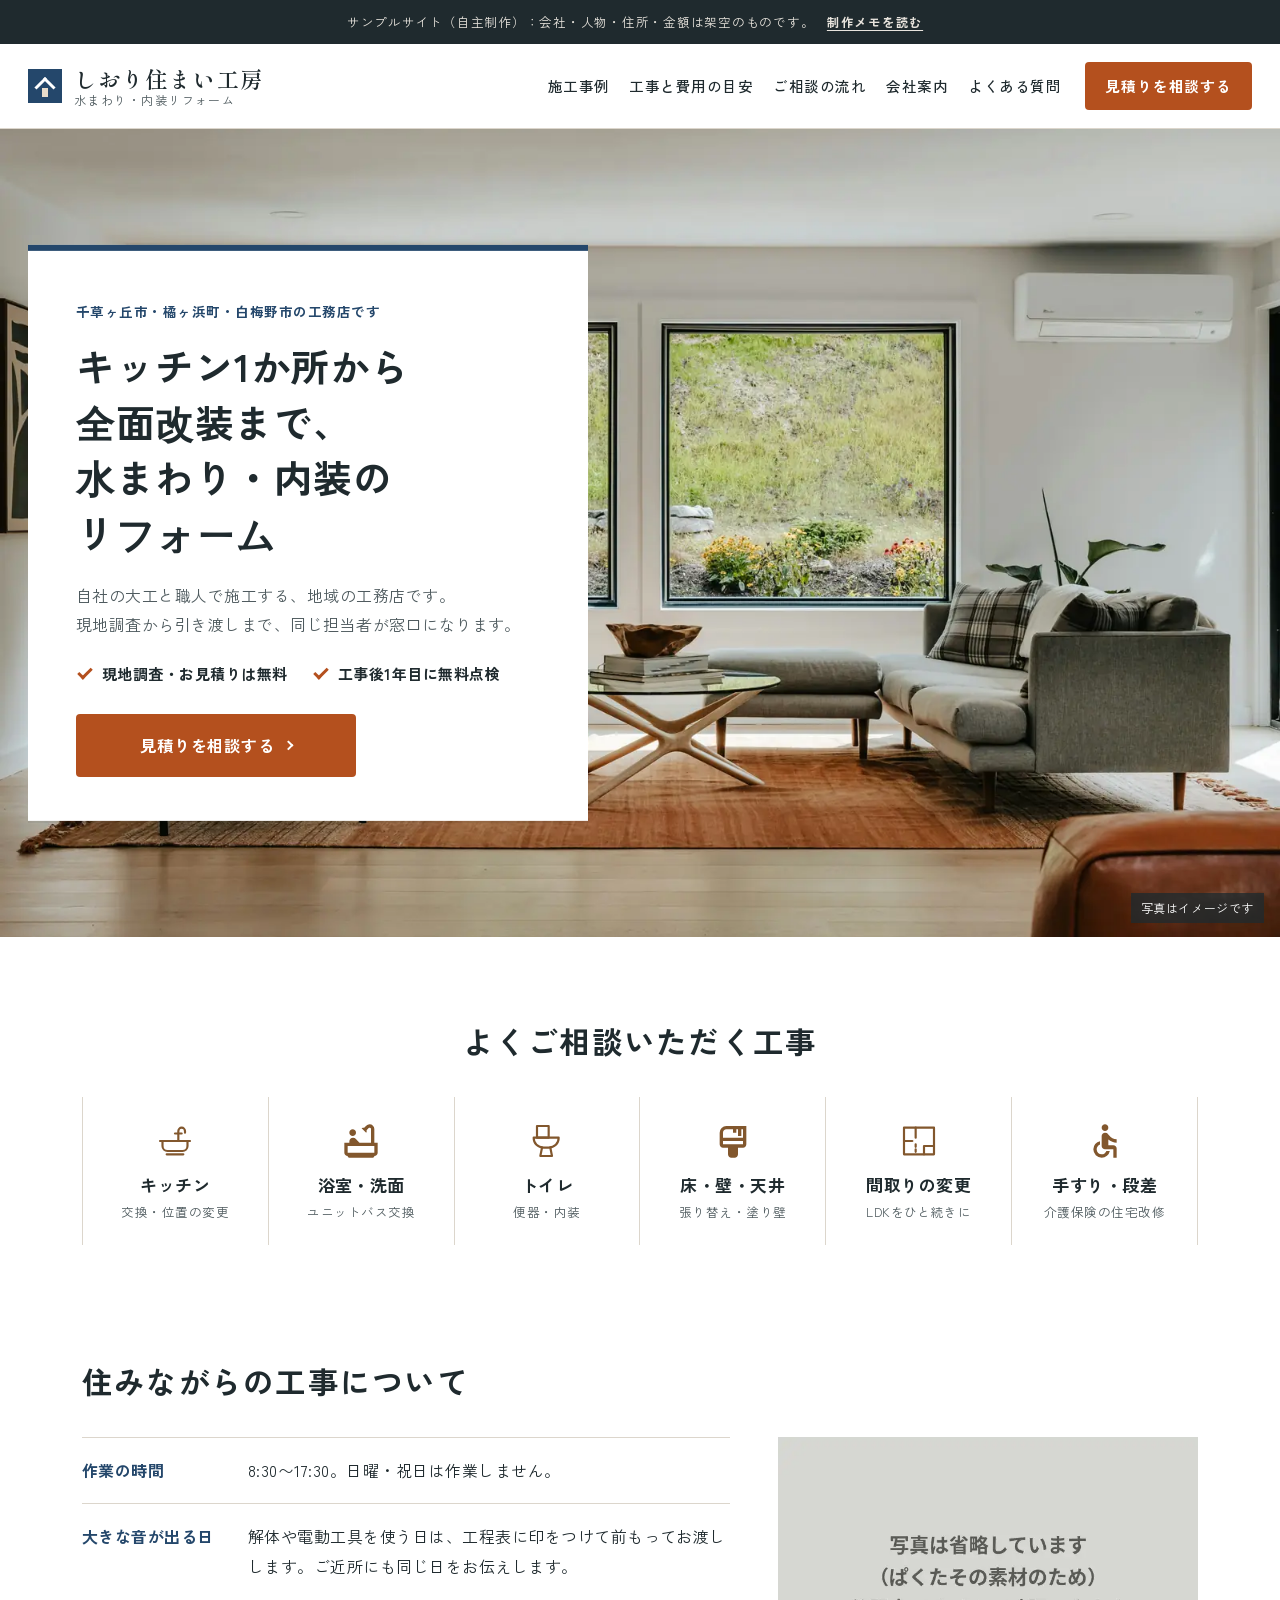
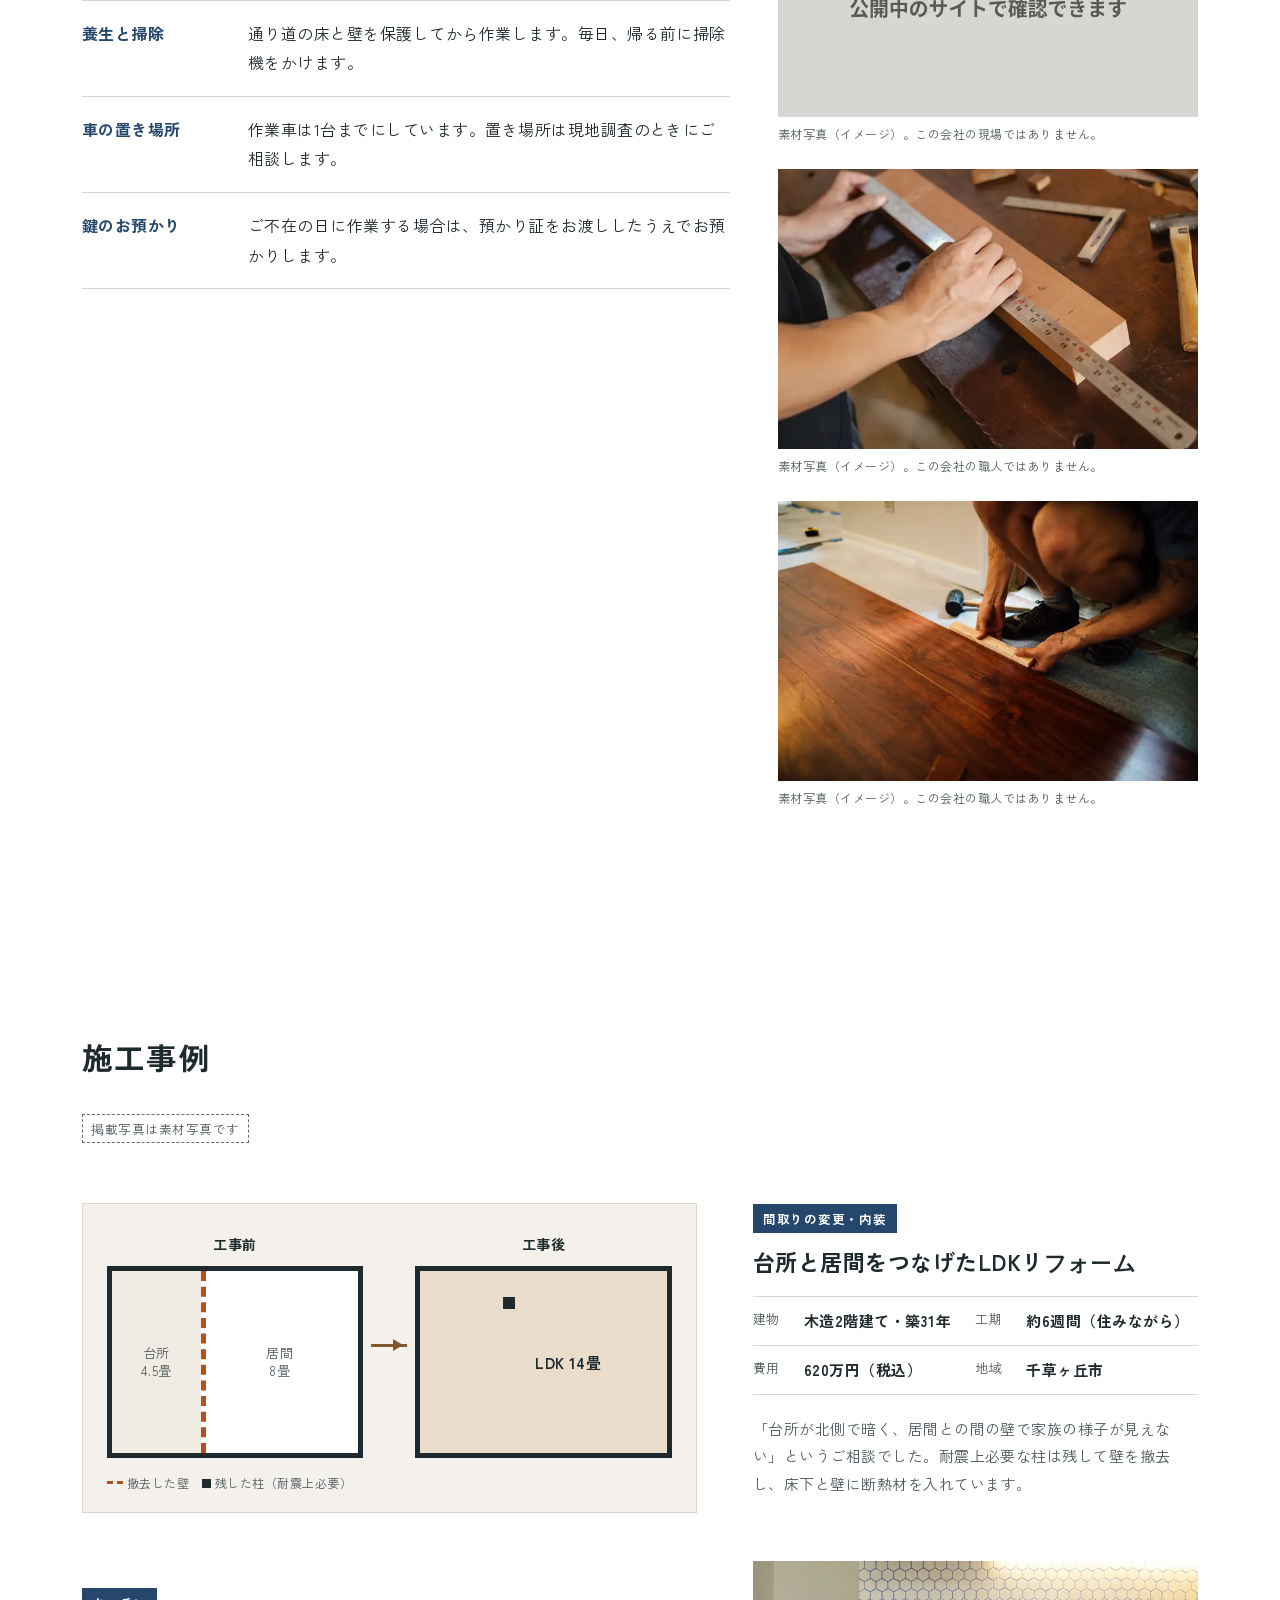
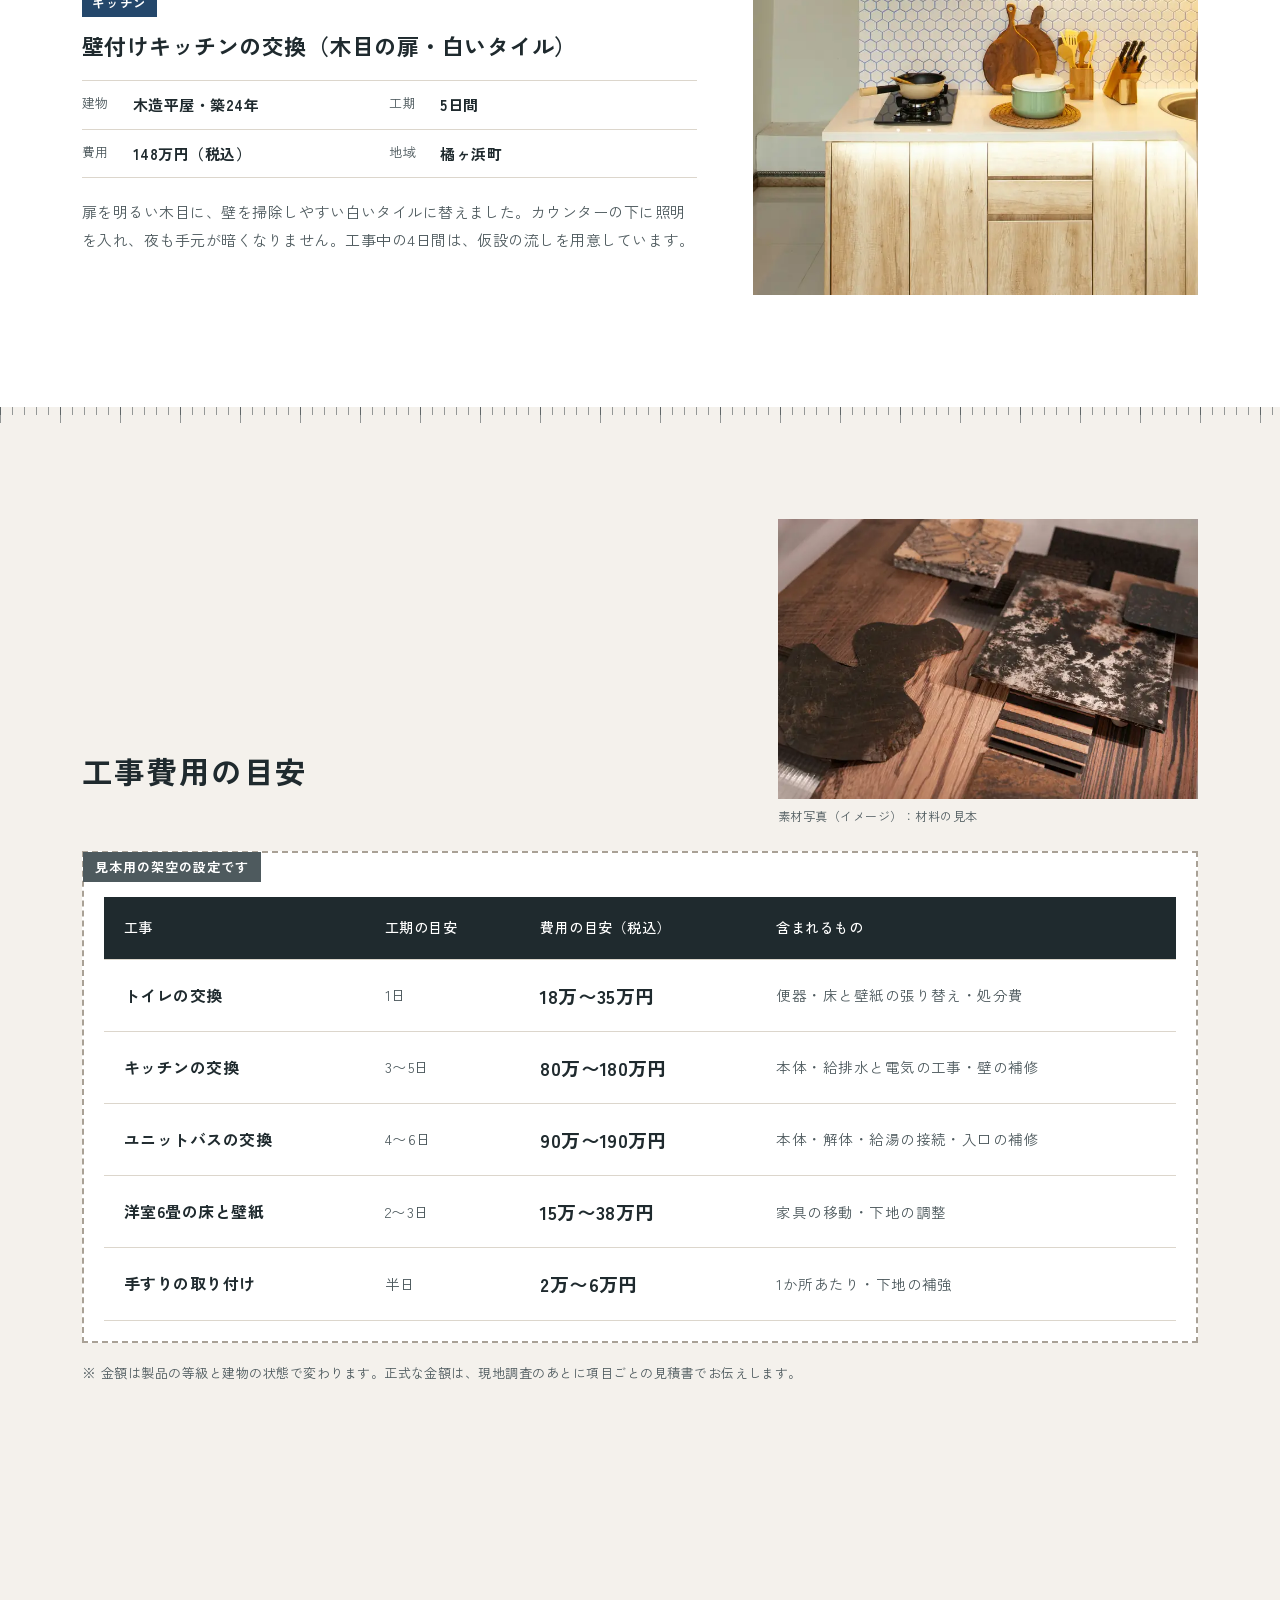
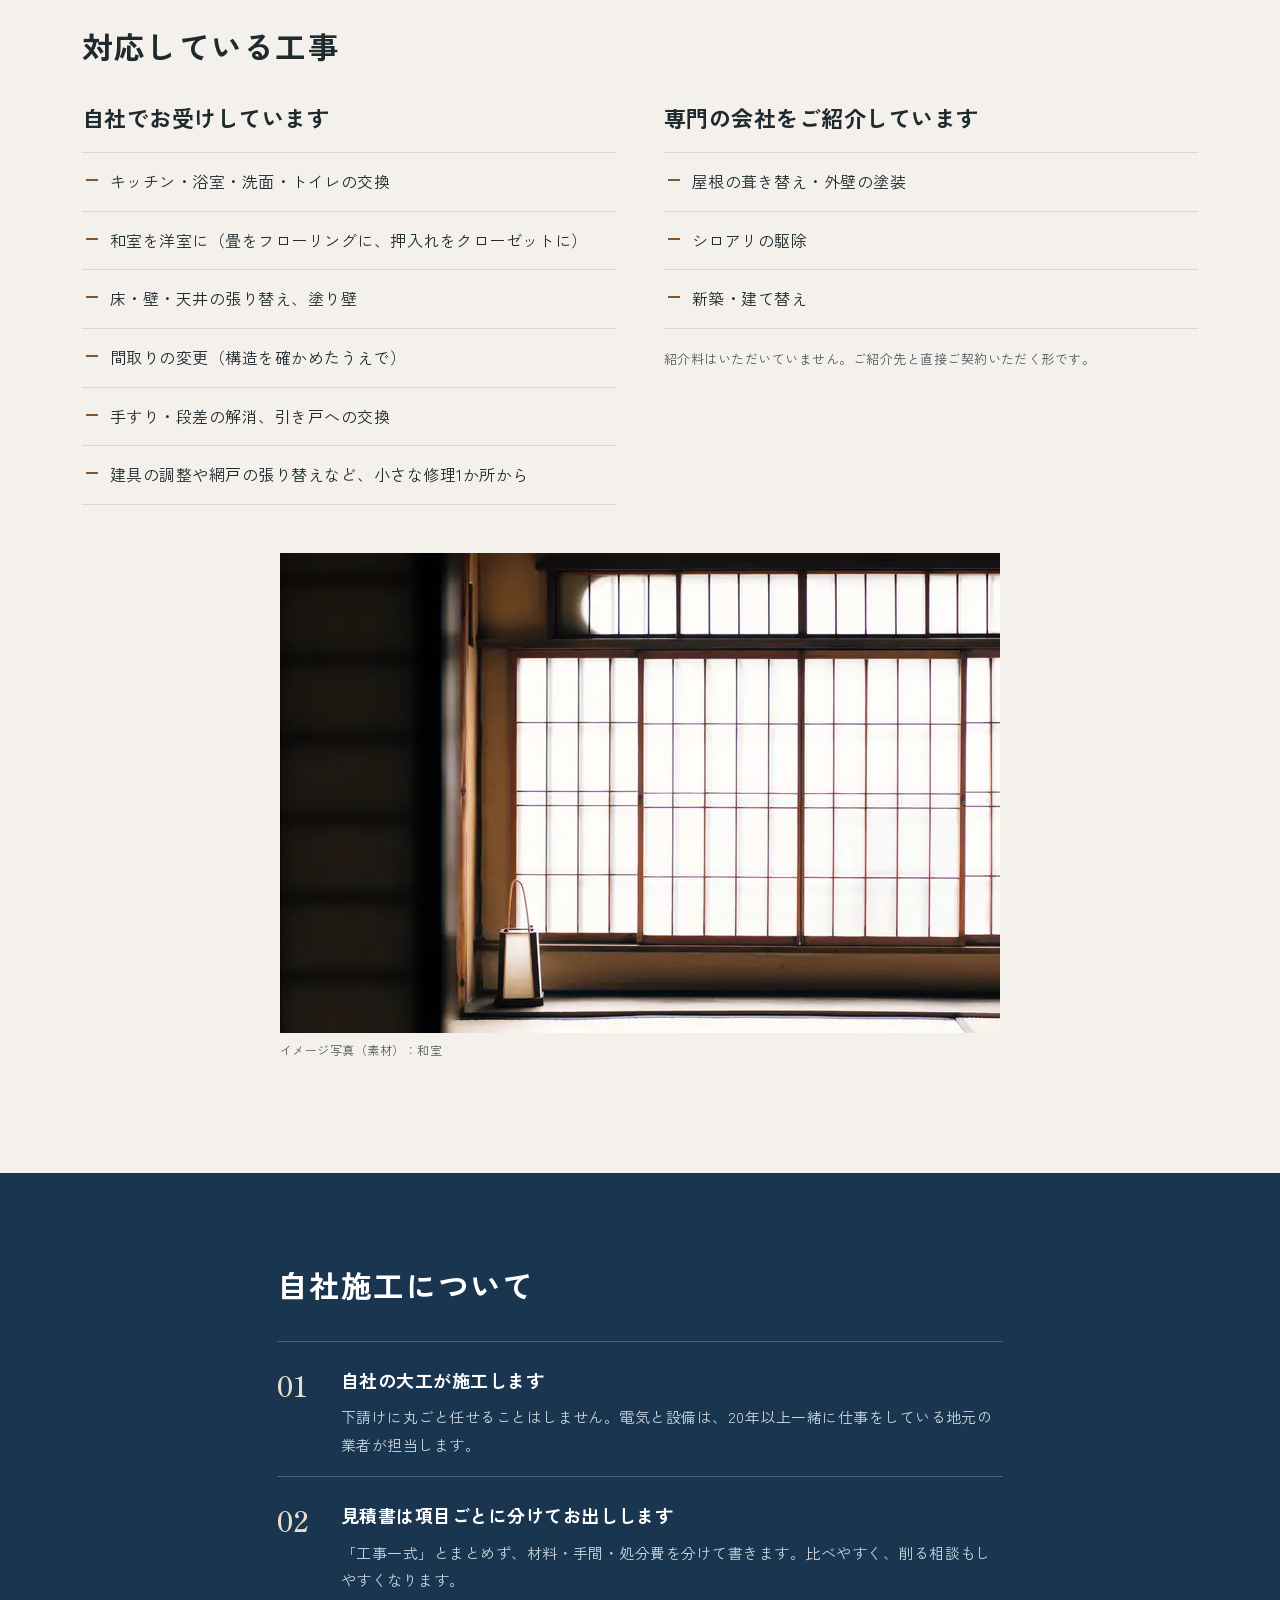
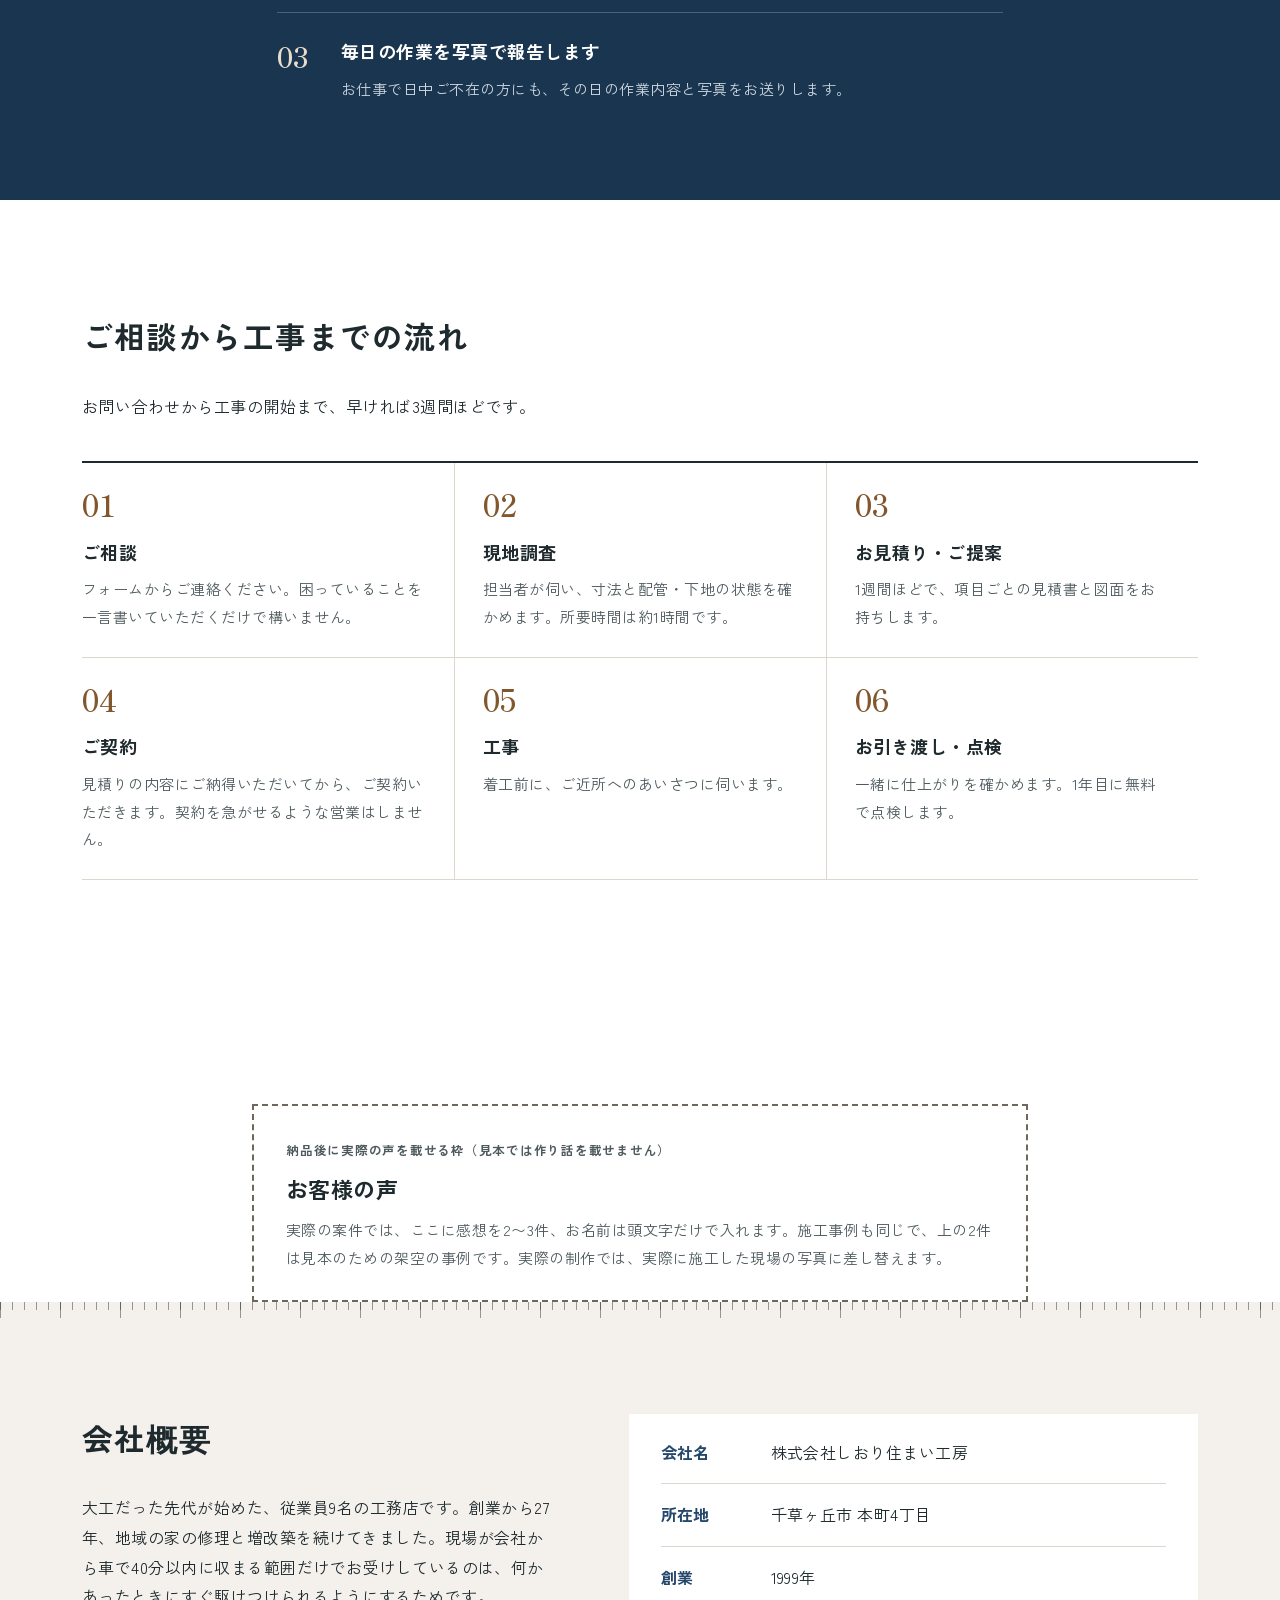
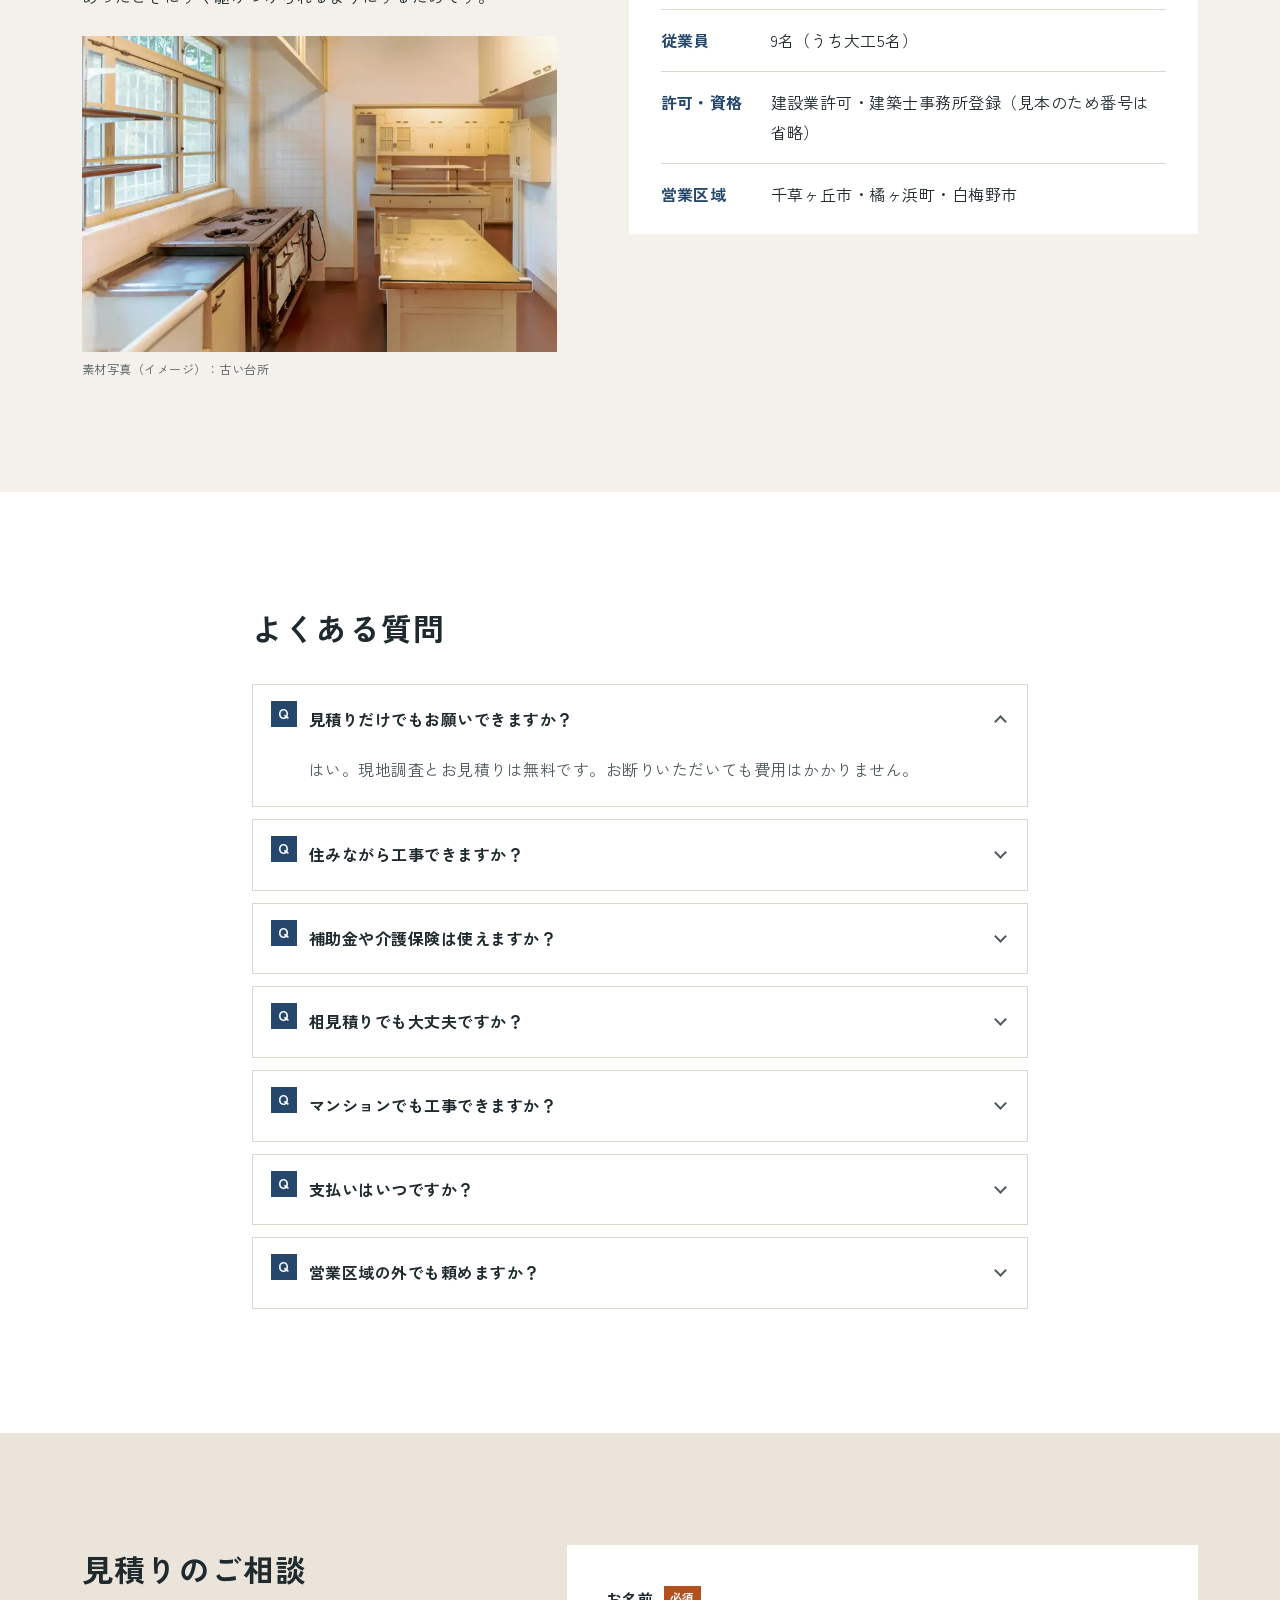
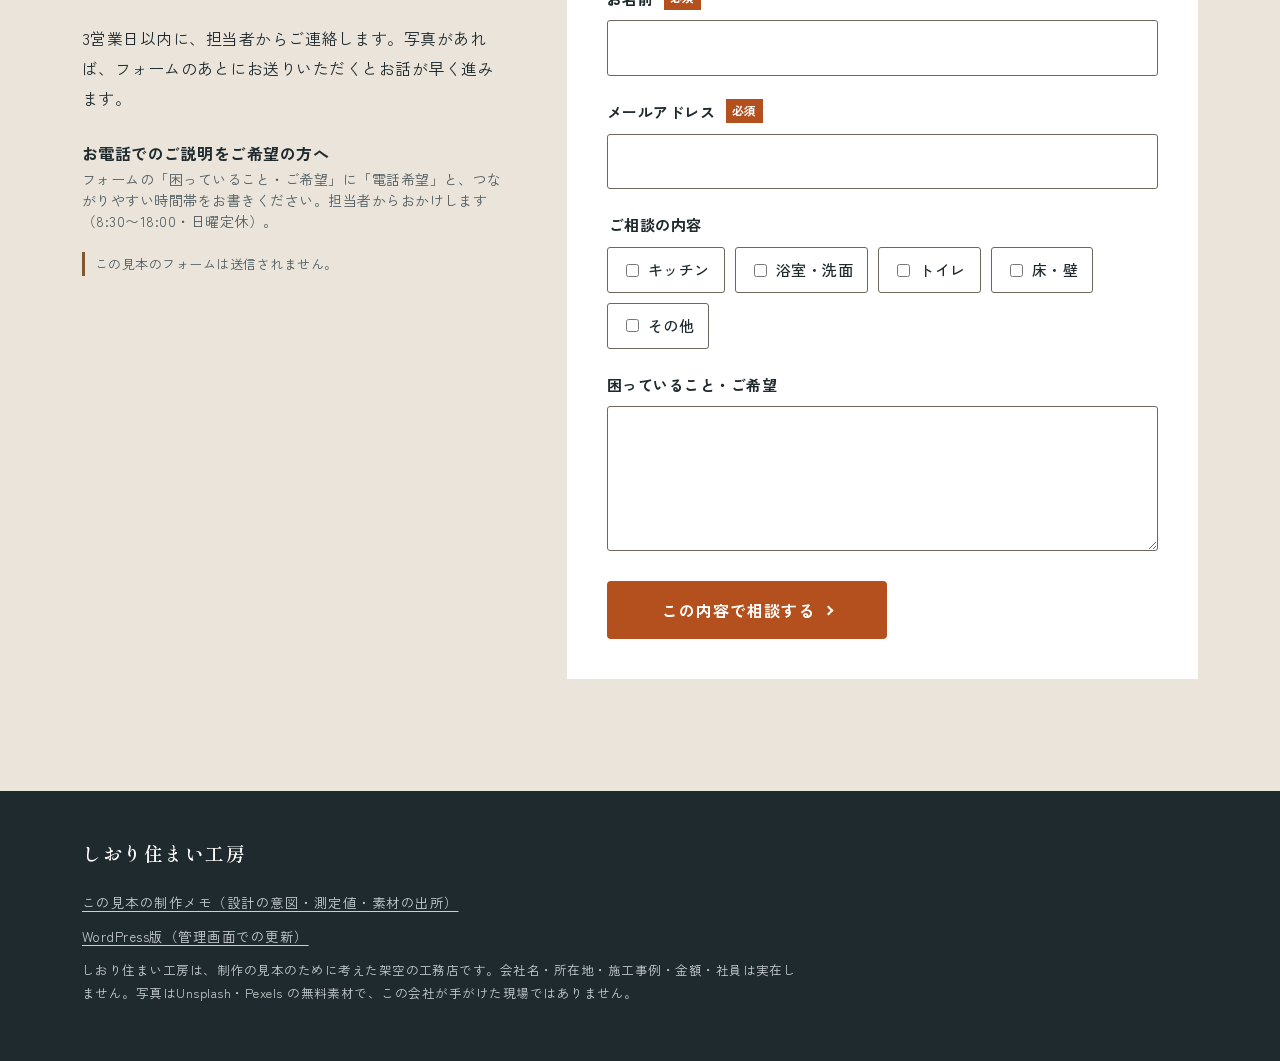
<file: reform/index.html>
<!DOCTYPE html>
<html lang="ja">
<head>
<meta charset="utf-8">
<meta name="viewport" content="width=device-width, initial-scale=1">
<title>しおり住まい工房｜水まわり・内装リフォーム（サンプルサイト）</title>
<meta name="description" content="水まわりと内装のリフォームを請け負う地域の工務店（自主制作のサンプルサイト・架空の会社）。現地調査とお見積りは無料。">
<meta name="robots" content="noindex">
<link rel="canonical" href="https://reypage.pages.dev/reform/">
<meta property="og:title" content="しおり住まい工房（サンプルサイト）">
<meta property="og:description" content="水まわりと内装のリフォーム。現地調査とお見積りは無料。">
<meta property="og:type" content="website">
<meta property="og:url" content="https://reypage.pages.dev/reform/">
<meta property="og:image" content="https://reypage.pages.dev/reform/img/og.jpg">
<meta property="og:image:width" content="1200">
<meta property="og:image:height" content="630">
<meta name="twitter:card" content="summary_large_image">
<script type="application/ld+json">{"@context":"https://schema.org","@type":"HomeAndConstructionBusiness","name":"しおり住まい工房（架空）","description":"ホームページ制作の見本として作った架空の会社","areaServed":["千草ヶ丘市","橘ヶ浜町","白梅野市"],"openingHours":"Mo-Sa 08:30-18:00"}</script>
<link rel="preload" as="image" fetchpriority="high" href="img/p3-1600.webp" imagesrcset="img/p3-800.webp 800w, img/p3-1600.webp 1600w" imagesizes="100vw">
<link rel="icon" href="data:image/svg+xml,%3Csvg xmlns=%22http://www.w3.org/2000/svg%22 viewBox=%220 0 16 16%22%3E%3Crect width=%2216%22 height=%2216%22 fill=%22%2324476B%22/%3E%3C/svg%3E">
<link rel="stylesheet" href="style.css">
<link rel="stylesheet" href="fonts.css" media="print" onload="this.media='all'"><noscript><link rel="stylesheet" href="fonts.css"></noscript>
</head>
<body>
<a class="skip" href="#main">本文へ移動</a>
<aside class="sample-bar" aria-label="この見本について">サンプルサイト（自主制作）：会社・人物・住所・金額は架空のものです。<a href="notes/">制作メモを読む</a></aside>

<header class="header">
  <div class="header__inner">
    <a class="logo" href="#top">
      <span class="logo__mark" aria-hidden="true"></span>
      <span class="logo__text"><span class="logo__main">しおり住まい工房</span><span class="logo__sub">水まわり・内装リフォーム</span></span>
    </a>
    <nav class="nav" id="nav" aria-label="メインメニュー">
      <ul>
        <li><a href="#works">施工事例</a></li>
        <li><a href="#cost">工事と費用の目安</a></li>
        <li><a href="#flow">ご相談の流れ</a></li>
        <li><a href="#company">会社案内</a></li>
        <li><a href="#faq">よくある質問</a></li>
      </ul>
    </nav>
    <div class="header__contact">
      <p class="header__tel"><span class="header__tel-no">お見積りは無料</span><span class="header__hours">フォームは24時間受付・3営業日以内にご連絡</span></p>
      <a class="btn btn--cta" href="#contact">見積りを相談する</a>
    </div>
    <button class="menu-btn" type="button" aria-expanded="false" aria-controls="nav"><span class="menu-btn__bar" aria-hidden="true"></span><span class="menu-btn__label">メニュー</span></button>
  </div>
</header>

<main id="main">
<section class="hero" id="top">
  <figure class="hero__photo">
    <img fetchpriority="high" src="img/p3-1600.webp" srcset="img/p3-800.webp 800w, img/p3-1600.webp 1600w" sizes="100vw" width="1600" height="1067" alt="無垢の床と白い壁に直した、大きな窓のあるリビング">
    <figcaption class="hero__cap">写真はイメージです</figcaption>
  </figure>
  <div class="hero__panel">
    <p class="hero__area">千草ヶ丘市・橘ヶ浜町・白梅野市の工務店です</p>
    <h1 class="hero__title"><span class="nw">キッチン1か所から</span><span class="nw">全面改装まで、</span><span class="nw">水まわり・内装の</span><span class="nw">リフォーム</span></h1>
    <p class="hero__lead">自社の大工と職人で施工する、地域の工務店です。現地調査から引き渡しまで、同じ担当者が窓口になります。</p>
    <ul class="hero__points">
      <li>現地調査・お見積りは無料</li>
      <li>工事後1年目に無料点検</li>
    </ul>
    <a class="btn btn--cta btn--lg" href="#contact">見積りを相談する</a>
  </div>
</section>

<section class="menu" aria-labelledby="menu-h">
  <div class="wrap">
    <h2 id="menu-h" class="h2 h2--center">よくご相談いただく工事</h2>
    <ul class="menu__list">
      <li><a href="#c-kitchen"><svg class="menu__ico menu__ico--line" aria-hidden="true" focusable="false" viewBox="0 0 48 48" fill="none" stroke="currentColor" stroke-width="2.6" stroke-linecap="round" stroke-linejoin="round"><path d="M6 24h36"/><path d="M9 24v6a6 6 0 0 0 6 6h18a6 6 0 0 0 6-6v-6"/><path d="M28 24V12a4 4 0 0 1 8 0v2"/><path d="M24 15h8"/><path d="M14 40h20"/></svg><span class="menu__name">キッチン</span><span class="menu__desc">交換・位置の変更</span></a></li>
      <li><a href="#c-bath"><svg class="menu__ico" aria-hidden="true" focusable="false" xmlns="http://www.w3.org/2000/svg" viewBox="0 -960 960 960"><path d="M280-600q-33 0-56.5-23.5T200-680q0-33 23.5-56.5T280-760q33 0 56.5 23.5T360-680q0 33-23.5 56.5T280-600ZM200-80q-17 0-28.5-11.5T160-120q-33 0-56.5-23.5T80-200v-240h120v-30q0-38 26-64t64-26q20 0 37 8t31 22l56 62q8 8 15.5 15t16.5 13h274v-326q0-14-10-24t-24-10q-6 0-11.5 2.5T664-790l-50 50q5 17 2 33.5T604-676L494-788q14-9 30-11.5t32 3.5l50-50q16-16 36.5-25t43.5-9q48 0 81 33t33 81v326h80v240q0 33-23.5 56.5T800-120q0 17-11.5 28.5T760-80H200Zm-40-120h640v-160H160v160Zm0 0h640-640Z"/></svg><span class="menu__name">浴室・洗面</span><span class="menu__desc">ユニットバス交換</span></a></li>
      <li><a href="#c-toilet"><svg class="menu__ico menu__ico--line" aria-hidden="true" focusable="false" viewBox="0 0 48 48" fill="none" stroke="currentColor" stroke-width="2.6" stroke-linecap="round" stroke-linejoin="round"><path d="M12 6h14v14H12z"/><path d="M8 20h30c0 7-5 12-12 12h-6c-7 0-12-5-12-12z"/><path d="M18 32l-2 10h14l-2-10"/></svg><span class="menu__name">トイレ</span><span class="menu__desc">便器・内装</span></a></li>
      <li><a href="#c-floor"><svg class="menu__ico" aria-hidden="true" focusable="false" xmlns="http://www.w3.org/2000/svg" viewBox="0 -960 960 960"><path d="M440-80q-33 0-56.5-23.5T360-160v-160H240q-33 0-56.5-23.5T160-400v-280q0-66 47-113t113-47h480v440q0 33-23.5 56.5T720-320H600v160q0 33-23.5 56.5T520-80h-80ZM240-560h480v-200h-40v160h-80v-160h-40v80h-80v-80H320q-33 0-56.5 23.5T240-680v120Zm0 160h480v-80H240v80Zm0 0v-80 80Z"/></svg><span class="menu__name">床・壁・天井</span><span class="menu__desc">張り替え・塗り壁</span></a></li>
      <li><a href="#works"><svg class="menu__ico menu__ico--line" aria-hidden="true" focusable="false" viewBox="0 0 48 48" fill="none" stroke="currentColor" stroke-width="2.6" stroke-linecap="round" stroke-linejoin="round"><rect x="6" y="8" width="36" height="32"/><path d="M20 8v12"/><path d="M20 28v12" stroke-dasharray="3 3"/><path d="M6 24h10"/><path d="M30 40V30h12"/></svg><span class="menu__name">間取りの変更</span><span class="menu__desc">LDKをひと続きに</span></a></li>
      <li><a href="#c-rail"><svg class="menu__ico" aria-hidden="true" focusable="false" xmlns="http://www.w3.org/2000/svg" viewBox="0 -960 960 960"><path d="M480-720q-33 0-56.5-23.5T400-800q0-33 23.5-56.5T480-880q33 0 56.5 23.5T560-800q0 33-23.5 56.5T480-720ZM680-80v-200H480q-33 0-56.5-23.5T400-360v-240q0-33 23.5-56.5T480-680q24 0 41.5 10.5T559-636q55 66 99.5 90.5T760-520v80q-53 0-107-23t-93-55v138h120q33 0 56.5 23.5T760-300v220h-80Zm-280 0q-83 0-141.5-58.5T200-280q0-72 45.5-127T360-476v82q-35 14-57.5 44.5T280-280q0 50 35 85t85 35q39 0 69.5-22.5T514-240h82q-14 69-69 114.5T400-80Z"/></svg><span class="menu__name">手すり・段差</span><span class="menu__desc">介護保険の住宅改修</span></a></li>
    </ul>
  </div>
</section>

<section class="during" id="during" aria-labelledby="during-h">
  <div class="wrap">
    <div class="sec-head">
      <h2 id="during-h" class="h2">住みながらの工事について</h2>
    </div>
    <div class="during__grid">
      <div>
      <dl class="during__list">
        <div><dt>作業の時間</dt><dd>8:30〜17:30。日曜・祝日は作業しません。</dd></div>
        <div><dt>大きな音が出る日</dt><dd>解体や電動工具を使う日は、工程表に印をつけて前もってお渡しします。ご近所にも同じ日をお伝えします。</dd></div>
        <div><dt>養生と掃除</dt><dd>通り道の床と壁を保護してから作業します。毎日、帰る前に掃除機をかけます。</dd></div>
        <div><dt>車の置き場所</dt><dd>作業車は1台までにしています。置き場所は現地調査のときにご相談します。</dd></div>
        <div><dt>鍵のお預かり</dt><dd>ご不在の日に作業する場合は、預かり証をお渡ししたうえでお預かりします。</dd></div>
      </dl>
      </div>
      <div class="pics pics--stack">
        <figure><img src="img/p16-720.webp" srcset="img/p16-720.webp 720w, img/p16-1200.webp 1200w" sizes="(max-width: 767px) 92vw, 440px" width="1200" height="800" loading="lazy" decoding="async" alt="壁と床をはがし、下地が見えている工事中の室内"><figcaption>素材写真（イメージ）。この会社の現場ではありません。</figcaption></figure>
        <figure><img src="img/p14-720.webp" srcset="img/p14-720.webp 720w, img/p14-1200.webp 1200w" sizes="(max-width: 767px) 92vw, 440px" width="1200" height="800" loading="lazy" decoding="async" alt="作業服の男性が電動ドリルを両手で構えている"><figcaption>素材写真（イメージ）。この会社の職人ではありません。</figcaption></figure>
        <figure><img src="img/p15-720.webp" srcset="img/p15-720.webp 720w, img/p15-1200.webp 1200w" sizes="(max-width: 767px) 92vw, 440px" width="1200" height="800" loading="lazy" decoding="async" alt="床材を1枚ずつ貼っていく手元"><figcaption>素材写真（イメージ）。この会社の職人ではありません。</figcaption></figure>
      </div>
    </div>
  </div>
</section>

<section class="works" id="works" aria-labelledby="works-h">
  <div class="wrap">
    <div class="sec-head">
      <h2 id="works-h" class="h2">施工事例</h2>
      <p class="fict" style="margin-left:0">掲載写真は素材写真です</p>
    </div>
    <article class="case">
      <figure class="case__photo plan" aria-label="工事前と工事後の間取り（1階の一部）">
        <div class="plan__pair">
          <div class="plan__one"><p class="plan__ttl">工事前</p>
            <div class="plan__box plan__box--before"><span class="r r1">台所<br>4.5畳</span><span class="r r2">居間<br>8畳</span><span class="wall" aria-hidden="true"></span></div></div>
          <div class="plan__arrow" aria-hidden="true"></div>
          <div class="plan__one"><p class="plan__ttl">工事後</p>
            <div class="plan__box plan__box--after"><span class="r r3">LDK 14畳</span><span class="post" aria-hidden="true"></span></div></div>
        </div>
        <figcaption><span class="lg lg--wall"></span>撤去した壁　<span class="lg lg--post"></span>残した柱（耐震上必要）</figcaption>
      </figure>
      <div class="case__body">
        <p class="case__tag">間取りの変更・内装</p>
        <h3 class="h3">台所と居間をつなげたLDKリフォーム</h3>
        <dl class="spec">
          <div><dt>建物</dt><dd>木造2階建て・築31年</dd></div>
          <div><dt>工期</dt><dd>約6週間（住みながら）</dd></div>
          <div><dt>費用</dt><dd>620万円（税込）</dd></div>
          <div><dt>地域</dt><dd>千草ヶ丘市</dd></div>
        </dl>
        <p>「台所が北側で暗く、居間との間の壁で家族の様子が見えない」というご相談でした。耐震上必要な柱は残して壁を撤去し、床下と壁に断熱材を入れています。</p>
      </div>
    </article>
    <article class="case case--rev">
      <div class="case__photo"><img src="img/p5-1600.webp" srcset="img/p5-800.webp 800w, img/p5-1600.webp 1600w" sizes="(max-width: 767px) 100vw, 58vw" width="1600" height="1200" loading="lazy" alt="木目の扉と白い六角タイルに替えたキッチン"></div>
      <div class="case__body">
        <p class="case__tag">キッチン</p>
        <h3 class="h3">壁付けキッチンの交換（木目の扉・白いタイル）</h3>
        <dl class="spec">
          <div><dt>建物</dt><dd>木造平屋・築24年</dd></div>
          <div><dt>工期</dt><dd>5日間</dd></div>
          <div><dt>費用</dt><dd>148万円（税込）</dd></div>
          <div><dt>地域</dt><dd>橘ヶ浜町</dd></div>
        </dl>
        <p>扉を明るい木目に、壁を掃除しやすい白いタイルに替えました。カウンターの下に照明を入れ、夜も手元が暗くなりません。工事中の4日間は、仮設の流しを用意しています。</p>
      </div>
    </article>
  </div>
</section>

<section class="cost" id="cost" aria-labelledby="cost-h">
  <div class="ruler" aria-hidden="true"></div>
  <div class="wrap">
    <div class="sec-head sec-head--photo">
      <div>
        <h2 id="cost-h" class="h2">工事費用の目安</h2>
      </div>
      <figure class="shot"><img src="img/p6-720.webp" srcset="img/p6-720.webp 720w, img/p6-1200.webp 1200w" sizes="(max-width: 767px) 92vw, 440px" width="1200" height="800" loading="lazy" alt="床材・石材・タイルなど、素材の見本が重なって置かれている"><figcaption>素材写真（イメージ）：材料の見本</figcaption></figure>
    </div>
    <div class="fict-frame">
      <p class="fict-tag">見本用の架空の設定です</p>
    <div class="table-scroll" tabindex="0" role="region" aria-label="工事ごとの工期と費用の目安（横にスクロールできます）">
      <table class="ct">
        <caption class="visually-hidden">工事ごとの工期と費用の目安</caption>
        <thead><tr><th scope="col">工事</th><th scope="col">工期の目安</th><th scope="col">費用の目安（税込）</th><th scope="col">含まれるもの</th></tr></thead>
        <tbody>
          <tr id="c-toilet"><th scope="row">トイレの交換</th><td data-label="工期の目安">1日</td><td data-label="費用の目安（税込）"><b>18万〜35万円</b></td><td data-label="含まれるもの">便器・床と壁紙の張り替え・処分費</td></tr>
          <tr id="c-kitchen"><th scope="row">キッチンの交換</th><td data-label="工期の目安">3〜5日</td><td data-label="費用の目安（税込）"><b>80万〜180万円</b></td><td data-label="含まれるもの">本体・給排水と電気の工事・壁の補修</td></tr>
          <tr id="c-bath"><th scope="row">ユニットバスの交換</th><td data-label="工期の目安">4〜6日</td><td data-label="費用の目安（税込）"><b>90万〜190万円</b></td><td data-label="含まれるもの">本体・解体・給湯の接続・入口の補修</td></tr>
          <tr id="c-floor"><th scope="row">洋室6畳の床と壁紙</th><td data-label="工期の目安">2〜3日</td><td data-label="費用の目安（税込）"><b>15万〜38万円</b></td><td data-label="含まれるもの">家具の移動・下地の調整</td></tr>
          <tr id="c-rail"><th scope="row">手すりの取り付け</th><td data-label="工期の目安">半日</td><td data-label="費用の目安（税込）"><b>2万〜6万円</b></td><td data-label="含まれるもの">1か所あたり・下地の補強</td></tr>
        </tbody>
      </table>
    </div>
    </div>
    <p class="note">※ 金額は製品の等級と建物の状態で変わります。正式な金額は、現地調査のあとに項目ごとの見積書でお伝えします。</p>
  </div>
</section>

<section class="scope" id="scope" aria-labelledby="scope-h">
  <div class="wrap">
    <div class="sec-head">
      <h2 id="scope-h" class="h2">対応している工事</h2>
    </div>
    <div class="scope__grid">
      <div class="scope__col">
        <h3 class="h3">自社でお受けしています</h3>
        <ul class="dash">
          <li>キッチン・浴室・洗面・トイレの交換</li>
          <li>和室を洋室に（畳をフローリングに、押入れをクローゼットに）</li>
          <li>床・壁・天井の張り替え、塗り壁</li>
          <li>間取りの変更（構造を確かめたうえで）</li>
          <li>手すり・段差の解消、引き戸への交換</li>
          <li>建具の調整や網戸の張り替えなど、小さな修理1か所から</li>
        </ul>
      </div>
      <div class="scope__col">
        <h3 class="h3">専門の会社をご紹介しています</h3>
        <ul class="dash">
          <li>屋根の葺き替え・外壁の塗装</li>
          <li>シロアリの駆除</li>
          <li>新築・建て替え</li>
        </ul>
        <p class="note">紹介料はいただいていません。ご紹介先と直接ご契約いただく形です。</p>
      </div>
    </div>
    <div class="pics pics--1">
      <figure><img src="img/p10-720.webp" srcset="img/p10-720.webp 720w, img/p10-1200.webp 1200w" sizes="(max-width: 767px) 92vw, 360px" width="1200" height="800" loading="lazy" decoding="async" alt="障子の入った大きな窓から光が入る、畳の和室"><figcaption>イメージ写真（素材）：和室</figcaption></figure>
    </div>
  </div>
</section>

<section class="promise promise--text" aria-labelledby="promise-h">
  <div class="promise__body">
    <h2 id="promise-h" class="h2">自社施工について</h2>
    <ol class="promise__list">
      <li><h3>自社の大工が施工します</h3><p>下請けに丸ごと任せることはしません。電気と設備は、20年以上一緒に仕事をしている地元の業者が担当します。</p></li>
      <li><h3>見積書は項目ごとに分けてお出しします</h3><p>「工事一式」とまとめず、材料・手間・処分費を分けて書きます。比べやすく、削る相談もしやすくなります。</p></li>
      <li><h3>毎日の作業を写真で報告します</h3><p>お仕事で日中ご不在の方にも、その日の作業内容と写真をお送りします。</p></li>
    </ol>
  </div>
</section>

<section class="flow" id="flow" aria-labelledby="flow-h">
  <div class="wrap">
    <div class="sec-head">
      <div>
        <h2 id="flow-h" class="h2">ご相談から工事までの流れ</h2>
        <p>お問い合わせから工事の開始まで、早ければ3週間ほどです。</p>
      </div>
    </div>
    <ol class="steps">
      <li><span class="steps__no">01</span><h3>ご相談</h3><p>フォームからご連絡ください。困っていることを一言書いていただくだけで構いません。</p></li>
      <li><span class="steps__no">02</span><h3>現地調査</h3><p>担当者が伺い、寸法と配管・下地の状態を確かめます。所要時間は約1時間です。</p></li>
      <li><span class="steps__no">03</span><h3>お見積り・ご提案</h3><p>1週間ほどで、項目ごとの見積書と図面をお持ちします。</p></li>
      <li><span class="steps__no">04</span><h3>ご契約</h3><p>見積りの内容にご納得いただいてから、ご契約いただきます。契約を急がせるような営業はしません。</p></li>
      <li><span class="steps__no">05</span><h3>工事</h3><p>着工前に、ご近所へのあいさつに伺います。</p></li>
      <li><span class="steps__no">06</span><h3>お引き渡し・点検</h3><p>一緒に仕上がりを確かめます。1年目に無料で点検します。</p></li>
    </ol>
  </div>
</section>


<section class="slot" aria-labelledby="slot-h">
  <div class="wrap wrap--narrow">
    <div class="slot__box">
      <p class="slot__tag">納品後に実際の声を載せる枠（見本では作り話を載せません）</p>
      <h2 id="slot-h" class="slot__title">お客様の声</h2>
      <p>実際の案件では、ここに感想を2〜3件、お名前は頭文字だけで入れます。施工事例も同じで、上の2件は見本のための架空の事例です。実際の制作では、実際に施工した現場の写真に差し替えます。</p>
    </div>
  </div>
</section>

<section class="company" id="company" aria-labelledby="company-h">
  <div class="ruler" aria-hidden="true"></div>
  <div class="wrap company__grid">
    <div>
      <h2 id="company-h" class="h2">会社概要</h2>
      <p>大工だった先代が始めた、従業員9名の工務店です。創業から27年、地域の家の修理と増改築を続けてきました。現場が会社から車で40分以内に収まる範囲だけでお受けしているのは、何かあったときにすぐ駆けつけられるようにするためです。</p>
      <figure class="shot shot--left"><img src="img/p8-720.webp" srcset="img/p8-720.webp 720w, img/p8-1200.webp 1200w" sizes="(max-width: 767px) 92vw, 40vw" width="1200" height="800" loading="lazy" alt="窓のそばに古いコンロと作業台が並ぶ、昔ながらの台所"><figcaption>素材写真（イメージ）：古い台所</figcaption></figure>
    </div>
    <dl class="ctable">
      <div><dt>会社名</dt><dd>株式会社しおり住まい工房</dd></div>
      <div><dt>所在地</dt><dd>千草ヶ丘市 本町4丁目</dd></div>
      <div><dt>創業</dt><dd>1999年</dd></div>
      <div><dt>従業員</dt><dd>9名（うち大工5名）</dd></div>
      <div><dt>許可・資格</dt><dd>建設業許可・建築士事務所登録（見本のため番号は省略）</dd></div>
      <div><dt>営業区域</dt><dd>千草ヶ丘市・橘ヶ浜町・白梅野市</dd></div>
    </dl>
  </div>
</section>

<section class="faq" id="faq" aria-labelledby="faq-h">
  <div class="wrap wrap--narrow">
    <h2 id="faq-h" class="h2">よくある質問</h2>
    <details open><summary>見積りだけでもお願いできますか？</summary><p>はい。現地調査とお見積りは無料です。お断りいただいても費用はかかりません。</p></details>
    <details><summary>住みながら工事できますか？</summary><p>ほとんどの工事は住みながらできます。水まわりが使えない日は、事前に日数をお知らせし、必要に応じて仮設のトイレや流しを用意します。</p></details>
    <details><summary>補助金や介護保険は使えますか？</summary><p>手すりや段差の解消は、介護保険の住宅改修の対象になることがあります。申請に必要な書類の作成もお手伝いします。</p></details>
    <details><summary>相見積りでも大丈夫ですか？</summary><p>大丈夫です。ほかの会社の見積書と比べやすいように、項目ごとに分けてお出しします。</p></details>
    <details><summary>マンションでも工事できますか？</summary><p>できます。管理組合への届け出が必要なことが多いので、規約を確かめたうえで、届け出の書類づくりもお手伝いします。</p></details>
    <details><summary>支払いはいつですか？</summary><p>工事の金額が100万円未満の場合は、お引き渡しのあとに一括でお支払いいただきます。100万円以上の場合は、契約時と完了時の2回に分けています。</p></details>
    <details><summary>営業区域の外でも頼めますか？</summary><p>すみません、お受けしていません。工事のあとの点検や、何かあったときにすぐ伺える範囲に絞っています。</p></details>
  </div>
</section>

<section class="contact" id="contact" aria-labelledby="contact-h">
  <div class="wrap contact__grid">
    <div class="contact__intro">
      <h2 id="contact-h" class="h2">見積りのご相談</h2>
      <p>3営業日以内に、担当者からご連絡します。写真があれば、フォームのあとにお送りいただくとお話が早く進みます。</p>
      <p class="contact__tel">お電話でのご説明をご希望の方へ<span class="contact__tel-h">フォームの「困っていること・ご希望」に「電話希望」と、つながりやすい時間帯をお書きください。担当者からおかけします（8:30〜18:00・日曜定休）。</span></p>
      <p class="contact__note">この見本のフォームは送信されません。</p>
    </div>
    <form class="form" action="#" onsubmit="return false">
      <div class="field"><label for="f-name">お名前 <span class="req">必須</span></label><input id="f-name" name="name" type="text" autocomplete="name" required></div>
      <div class="field"><label for="f-mail">メールアドレス <span class="req">必須</span></label><input id="f-mail" name="email" type="email" autocomplete="email" required></div>
      <fieldset class="field"><legend>ご相談の内容</legend>
        <div class="chips">
          <label><input type="checkbox" name="type[]" value="kitchen"> キッチン</label>
          <label><input type="checkbox" name="type[]" value="bath"> 浴室・洗面</label>
          <label><input type="checkbox" name="type[]" value="toilet"> トイレ</label>
          <label><input type="checkbox" name="type[]" value="interior"> 床・壁</label>
          <label><input type="checkbox" name="type[]" value="other"> その他</label>
        </div>
      </fieldset>
      <div class="field"><label for="f-msg">困っていること・ご希望</label><textarea id="f-msg" name="message" rows="4"></textarea></div>
      <button class="btn btn--cta btn--lg" type="submit">この内容で相談する</button>
    </form>
  </div>
</section>
</main>

<nav class="sp-bar" aria-label="ページ内の主な移動先"><a class="sp-bar__tel" href="#cost">費用の目安<span>工事ごとの金額</span></a><a class="sp-bar__form" href="#contact">見積りを相談する</a></nav>
<footer class="footer">
  <div class="wrap">
    <p class="footer__logo">しおり住まい工房</p>
    <p class="footer__link"><a href="notes/">この見本の制作メモ（設計の意図・測定値・素材の出所）</a></p>
    <p class="footer__link"><a href="wordpress/">WordPress版（管理画面での更新）</a></p>
    <p class="footer__disclaimer">しおり住まい工房は、制作の見本のために考えた架空の工務店です。会社名・所在地・施工事例・金額・社員は実在しません。写真はUnsplash・Pexels の無料素材で、この会社が手がけた現場ではありません。</p>
  </div>
</footer>
<script>
document.documentElement.classList.add('js');
document.querySelector('.menu-btn').addEventListener('click',function(){var o=this.getAttribute('aria-expanded')==='true';this.setAttribute('aria-expanded',String(!o));document.body.classList.toggle('nav-open',!o);});
var pl=document.querySelector('.plan');
if('IntersectionObserver' in window){var po=new IntersectionObserver(function(es){es.forEach(function(e){if(e.isIntersecting){e.target.classList.add('is-in');po.unobserve(e.target);}});},{threshold:.15});po.observe(pl);}else{pl.classList.add('is-in');}
var hb=document.querySelector('.hero .btn'),ct=document.getElementById('contact');
if('IntersectionObserver' in window&&hb&&ct){var vis={h:false,c:false};var so=new IntersectionObserver(function(es){es.forEach(function(e){vis[e.target===hb?'h':'c']=e.target===hb?(e.isIntersecting||e.boundingClientRect.top>=0):e.isIntersecting;});document.body.classList.toggle('show-cta',!vis.h&&!vis.c);});so.observe(hb);so.observe(ct);}else{document.body.classList.add('show-cta');}
document.querySelectorAll('.nav a').forEach(function(a){a.addEventListener('click',function(){document.body.classList.remove('nav-open');document.querySelector('.menu-btn').setAttribute('aria-expanded','false');});});
</script>
</body>
</html>
</file>
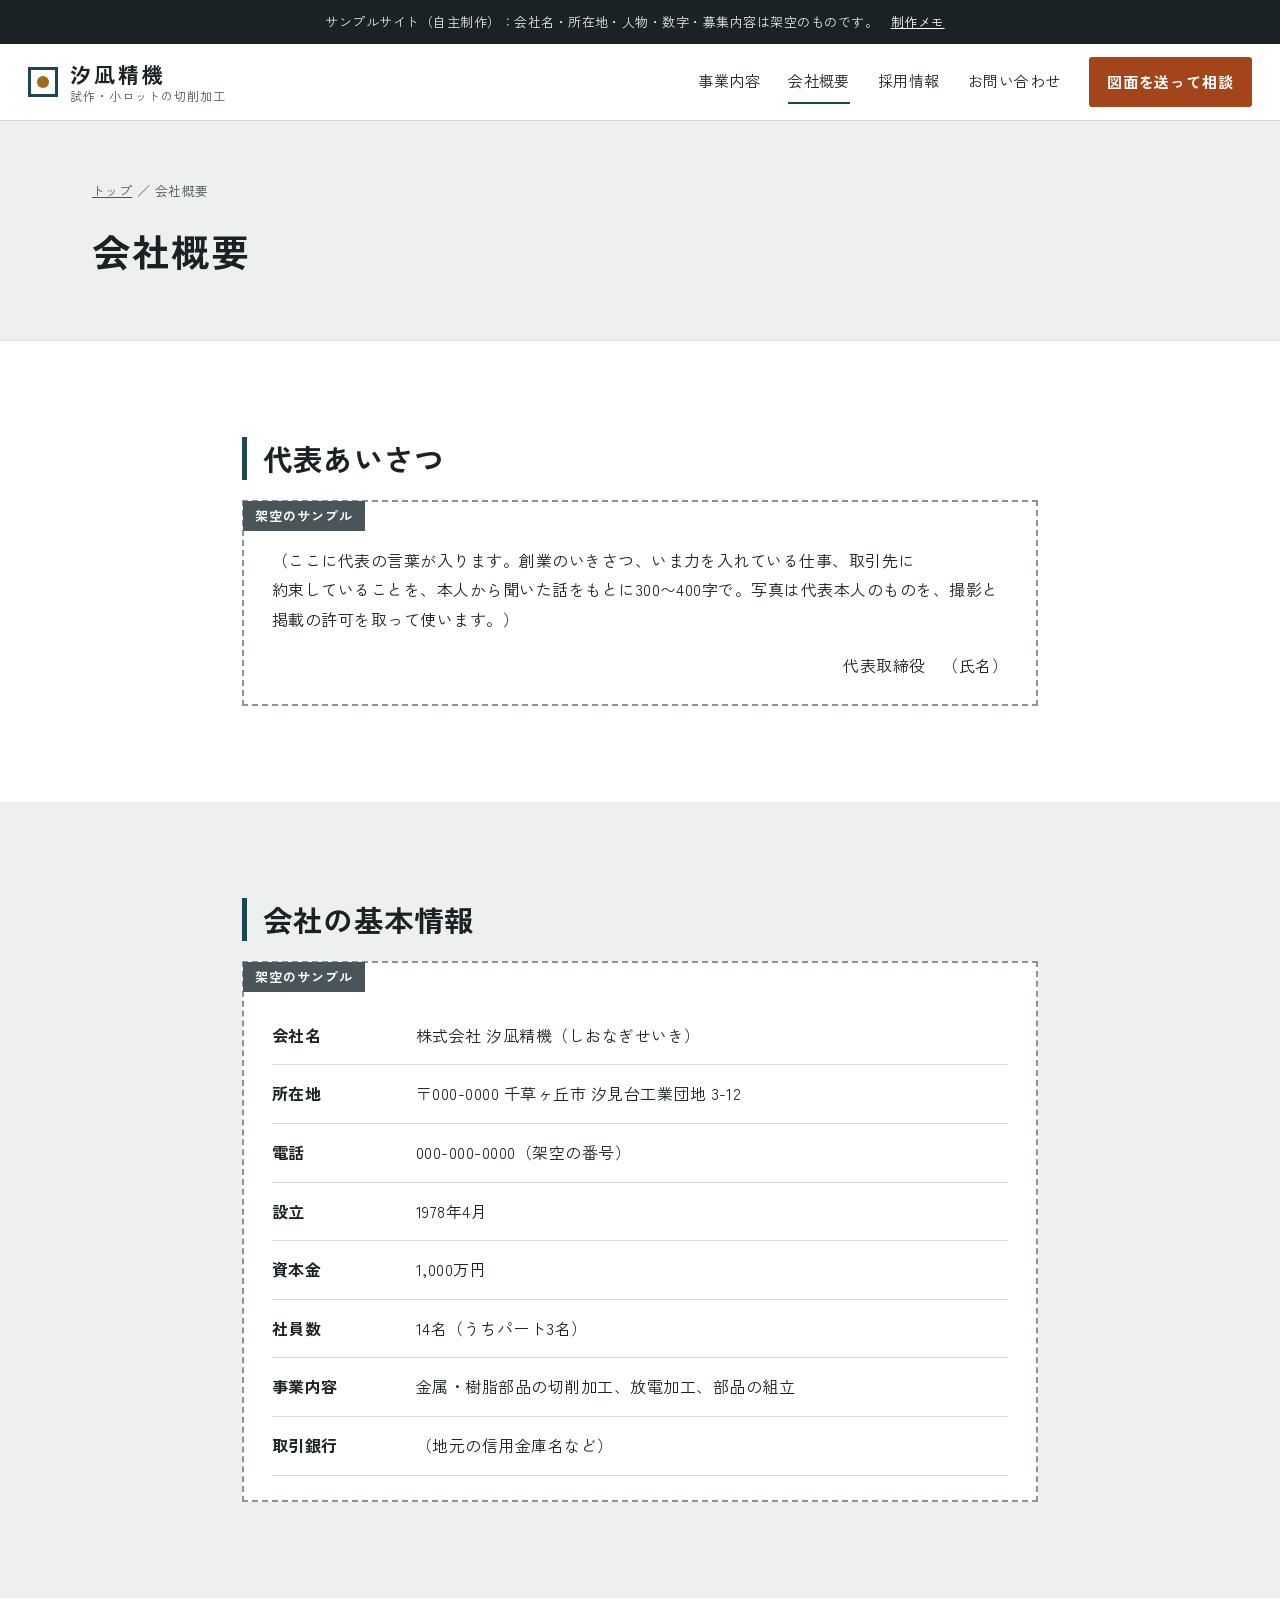
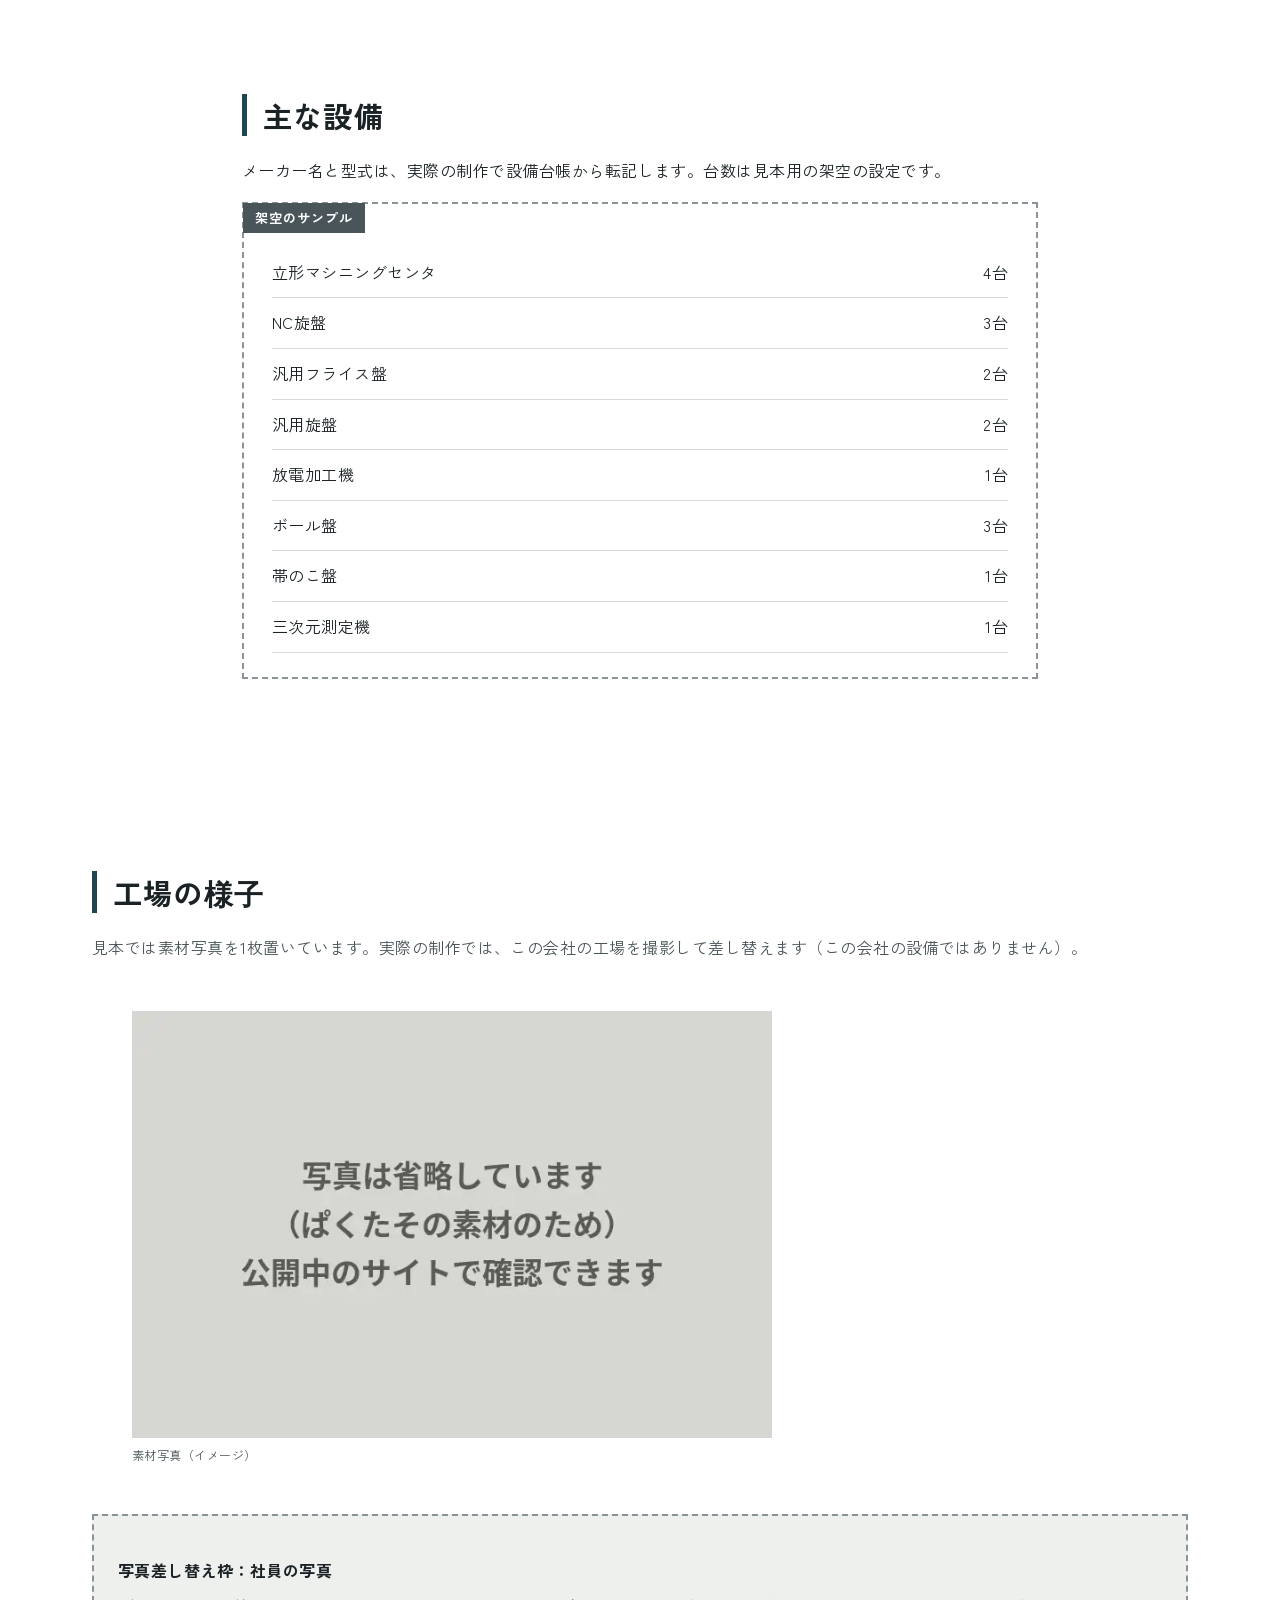
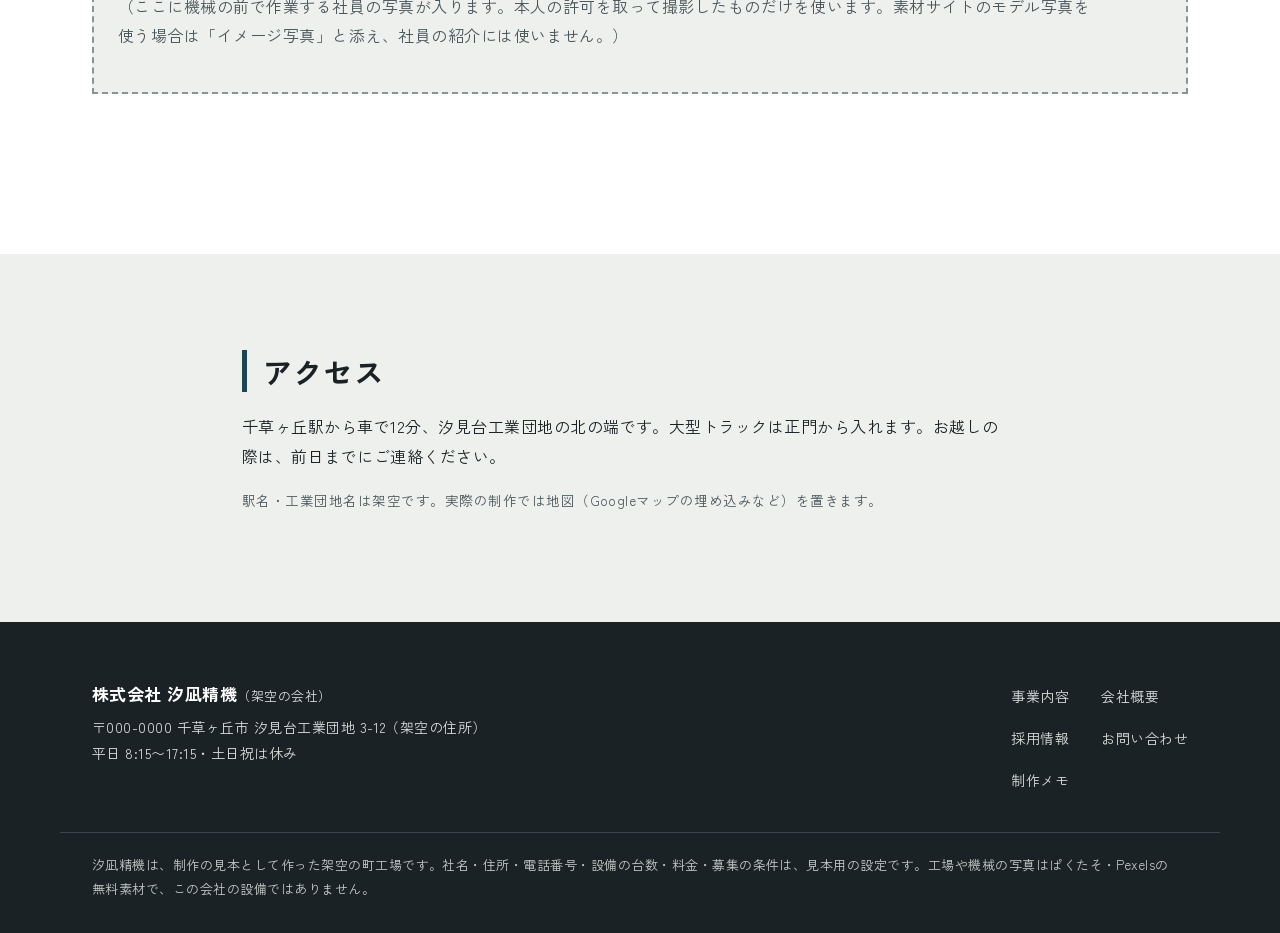
<file: b2b/company/index.html>
<!DOCTYPE html>
<html lang="ja">
<head>
<meta charset="utf-8">
<meta name="viewport" content="width=device-width, initial-scale=1">
<title>会社概要｜汐凪精機（サンプルサイト）</title>
<meta name="description" content="株式会社 汐凪精機の会社概要と代表あいさつ、主要設備（サンプルサイト）。">
<meta name="robots" content="noindex">
<link rel="canonical" href="https://reypage.pages.dev/b2b/company/">
<meta property="og:title" content="会社概要｜汐凪精機（サンプルサイト）">
<meta property="og:description" content="株式会社 汐凪精機の会社概要と代表あいさつ、主要設備（サンプルサイト）。">
<meta property="og:type" content="website">
<meta property="og:url" content="https://reypage.pages.dev/b2b/company/">
<meta property="og:image" content="https://reypage.pages.dev/b2b/img/og.jpg">
<meta property="og:image:width" content="1200">
<meta property="og:image:height" content="630">
<meta name="twitter:card" content="summary_large_image">
<link rel="preload" href="../fonts/zenkaku-400.woff2" as="font" type="font/woff2" crossorigin>
<link rel="icon" href="data:image/svg+xml,%3Csvg xmlns=%22http://www.w3.org/2000/svg%22 viewBox=%220 0 16 16%22%3E%3Crect width=%2216%22 height=%2216%22 fill=%22%231E4651%22/%3E%3C/svg%3E">
<link rel="stylesheet" href="../style.css">
</head>
<body class="has-sticky">
<a class="skip" href="#main">本文へ移動</a>
<aside class="sample-bar" aria-label="この見本について">サンプルサイト（自主制作）：会社名・所在地・人物・数字・募集内容は架空のものです。<a href="../notes/">制作メモ</a></aside>
<header class="header">
  <div class="header__inner">
    <a class="logo" href="../"><span class="logo__mark" aria-hidden="true"></span><span class="logo__text"><span class="logo__main">汐凪精機</span><span class="logo__sub">試作・小ロットの切削加工</span></span></a>
    <nav class="nav" id="nav" aria-label="メインメニュー"><ul><li><a href="../service/">事業内容</a></li><li><a href="../company/" aria-current="page">会社概要</a></li><li><a href="../recruit/">採用情報</a></li><li><a href="../contact/">お問い合わせ</a></li></ul></nav>
    <a class="btn btn--cta header__cta" href="../contact/"><span class="header__cta-txt"><span class="pc-only">図面を送って</span>相談</span></a>
    <button class="menu-btn" type="button" aria-expanded="false" aria-controls="nav">メニュー</button>
  </div>
</header>
<main id="main">
<div class="page-head">
  <div class="wrap"><p class="page-head__crumb"><a href="../">トップ</a> ／ 会社概要</p><h1 class="page-head__title">会社概要</h1></div>
</div>

<section class="sec">
  <div class="wrap wrap--narrow">
    <h2 class="h2">代表あいさつ</h2>
    <div class="frame">
      <p class="fict">架空のサンプル</p>
      <p>（ここに代表の言葉が入ります。創業のいきさつ、いま力を入れている仕事、取引先に約束していることを、本人から聞いた話をもとに300〜400字で。写真は代表本人のものを、撮影と掲載の許可を取って使います。）</p>
      <p class="sign">代表取締役　（氏名）</p>
    </div>
  </div>
</section>

<section class="sec sec--gray">
  <div class="wrap wrap--narrow">
    <h2 class="h2">会社の基本情報</h2>
    <div class="frame">
      <p class="fict">架空のサンプル</p>
      <dl class="info">
        <div><dt>会社名</dt><dd>株式会社 汐凪精機（しおなぎせいき）</dd></div>
        <div><dt>所在地</dt><dd>〒000-0000 千草ヶ丘市 汐見台工業団地 3-12</dd></div>
        <div><dt>電話</dt><dd>000-000-0000（架空の番号）</dd></div>
        <div><dt>設立</dt><dd>1978年4月</dd></div>
        <div><dt>資本金</dt><dd>1,000万円</dd></div>
        <div><dt>社員数</dt><dd>14名（うちパート3名）</dd></div>
        <div><dt>事業内容</dt><dd>金属・樹脂部品の切削加工、放電加工、部品の組立</dd></div>
        <div><dt>取引銀行</dt><dd>（地元の信用金庫名など）</dd></div>
      </dl>
    </div>
  </div>
</section>

<section class="sec">
  <div class="wrap wrap--narrow">
    <div class="split__text">
      <h2 class="h2">主な設備</h2>
      <p>メーカー名と型式は、実際の制作で設備台帳から転記します。台数は見本用の架空の設定です。</p>
      <div class="frame">
        <p class="fict">架空のサンプル</p>
        <ul class="equip">
          <li><span>立形マシニングセンタ</span><span>4台</span></li>
          <li><span>NC旋盤</span><span>3台</span></li>
          <li><span>汎用フライス盤</span><span>2台</span></li>
          <li><span>汎用旋盤</span><span>2台</span></li>
          <li><span>放電加工機</span><span>1台</span></li>
          <li><span>ボール盤</span><span>3台</span></li>
          <li><span>帯のこ盤</span><span>1台</span></li>
          <li><span>三次元測定機</span><span>1台</span></li>
        </ul>
      </div>
    </div>
  </div>
</section>

<section class="sec">
  <div class="wrap">
    <h2 class="h2">工場の様子</h2>
    <p class="sec__lead">見本では素材写真を1枚置いています。実際の制作では、この会社の工場を撮影して差し替えます（この会社の設備ではありません）。</p>
    <ul class="gallery gallery--1">
      <li><figure><img src="../img/n4-720.webp" srcset="../img/n4-480.webp 480w, ../img/n4-720.webp 720w" sizes="(max-width: 767px) 100vw, 46vw" width="1200" height="800" alt="作業服の男性がフライス盤のハンドルを操作している" loading="lazy" decoding="async" fetchpriority="low"><figcaption>素材写真（イメージ）</figcaption></figure></li>
    </ul>
    <div class="photo-slot" role="note"><p class="photo-slot__label">写真差し替え枠：社員の写真</p><p>（ここに機械の前で作業する社員の写真が入ります。本人の許可を取って撮影したものだけを使います。素材サイトのモデル写真を使う場合は「イメージ写真」と添え、社員の紹介には使いません。）</p></div>
  </div>
</section>

<section class="sec sec--gray">
  <div class="wrap wrap--narrow">
    <h2 class="h2">アクセス</h2>
    <p>千草ヶ丘駅から車で12分、汐見台工業団地の北の端です。大型トラックは正門から入れます。お越しの際は、前日までにご連絡ください。</p>
    <p class="note">駅名・工業団地名は架空です。実際の制作では地図（Googleマップの埋め込みなど）を置きます。</p>
  </div>
</section>
</main>
<aside class="sticky-cta" aria-label="お問い合わせへの近道"><a class="btn btn--cta" href="../contact/">図面を送って相談する</a></aside>
<footer class="footer">
  <div class="wrap footer__inner">
    <div>
      <p class="footer__name">株式会社 汐凪精機<span>（架空の会社）</span></p>
      <p class="footer__addr">〒000-0000 千草ヶ丘市 汐見台工業団地 3-12（架空の住所）<br>平日 8:15〜17:15・土日祝は休み</p>
    </div>
    <ul class="footer__nav"><li><a href="../service/">事業内容</a></li><li><a href="../company/" aria-current="page">会社概要</a></li><li><a href="../recruit/">採用情報</a></li><li><a href="../contact/">お問い合わせ</a></li><li><a href="../notes/">制作メモ</a></li></ul>
  </div>
  <p class="wrap footer__disclaimer">汐凪精機は、制作の見本として作った架空の町工場です。社名・住所・電話番号・設備の台数・料金・募集の条件は、見本用の設定です。工場や機械の写真はぱくたそ・Pexelsの無料素材で、この会社の設備ではありません。</p>
</footer>
<script src="../app.js" defer></script>
</body>
</html>
</file>
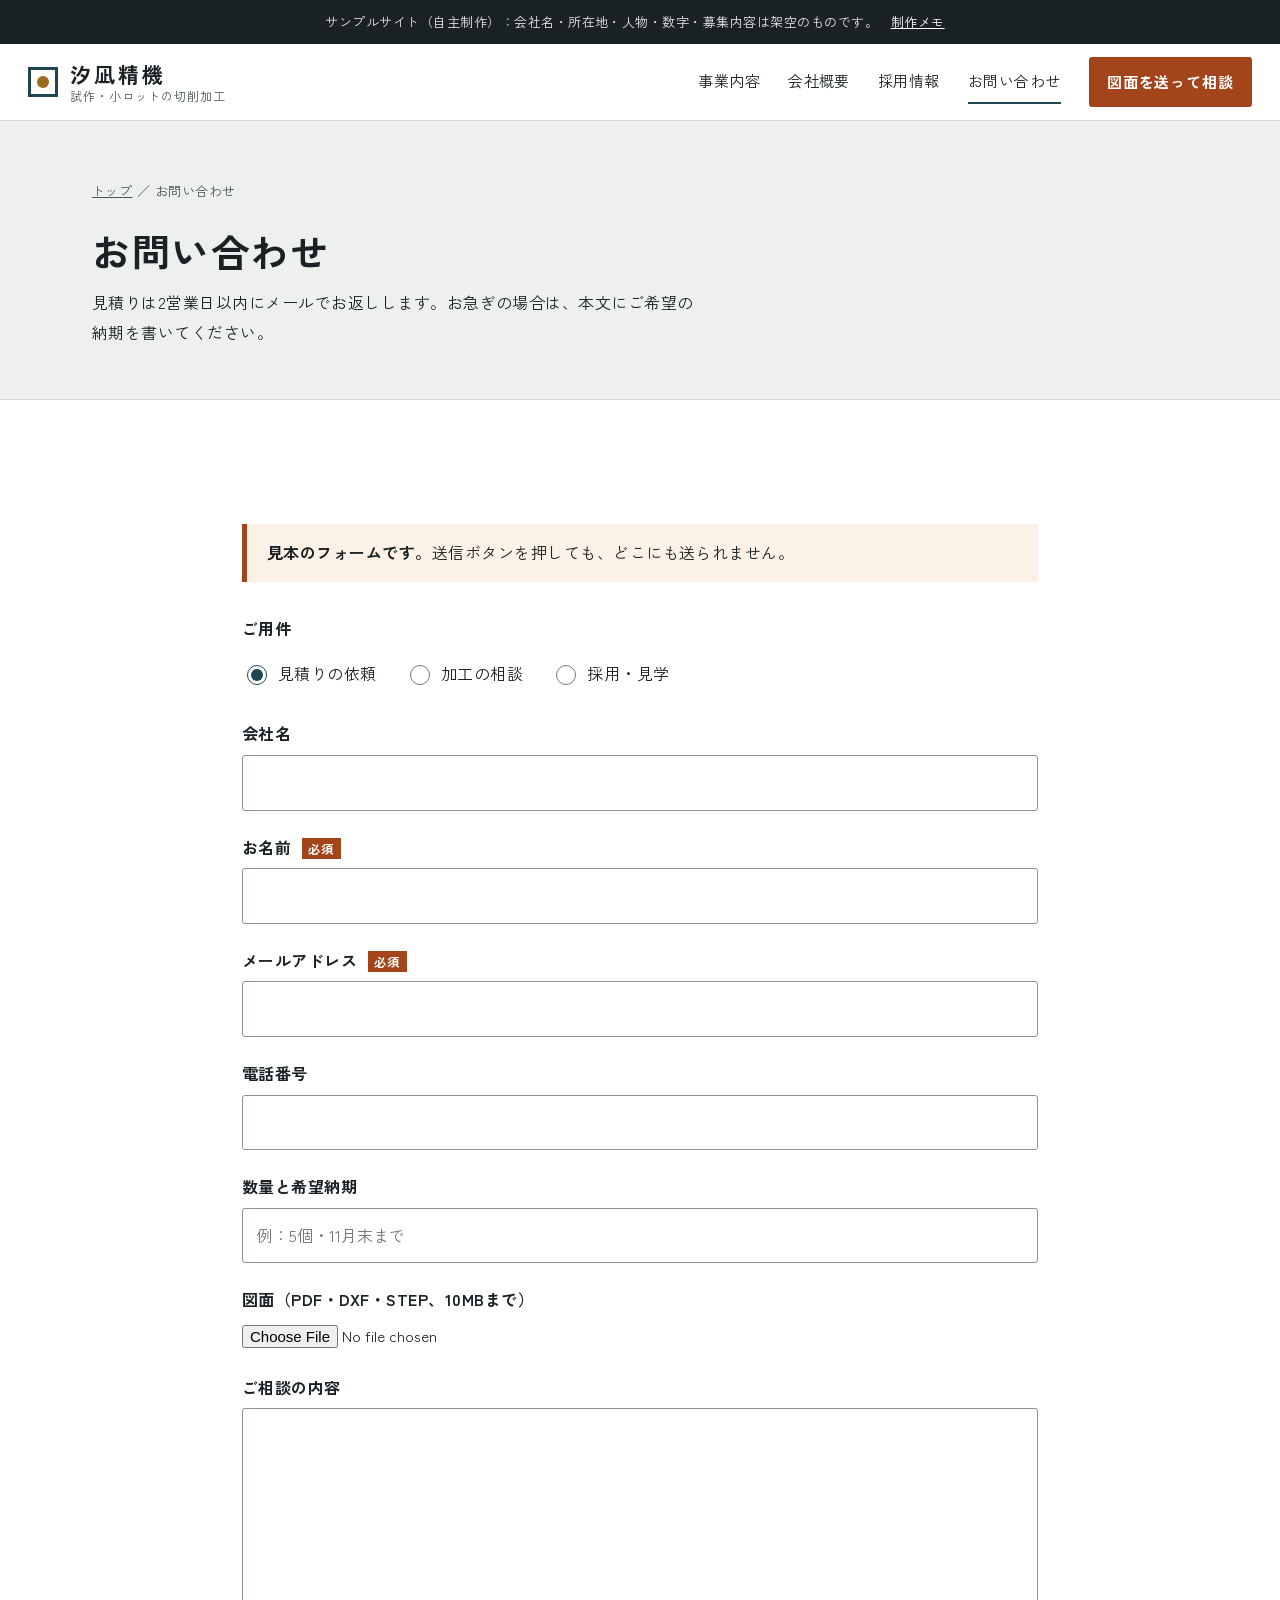
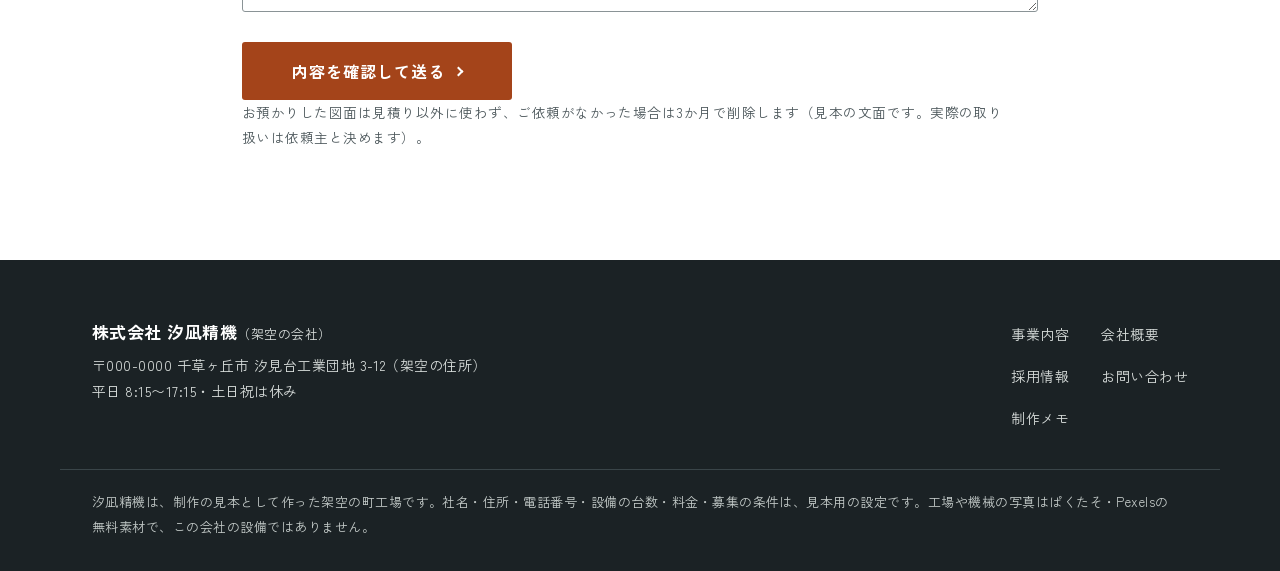
<file: b2b/contact/index.html>
<!DOCTYPE html>
<html lang="ja">
<head>
<meta charset="utf-8">
<meta name="viewport" content="width=device-width, initial-scale=1">
<title>お問い合わせ｜汐凪精機（サンプルサイト）</title>
<meta name="description" content="図面の見積り、加工のご相談、採用についてのお問い合わせ（見本・架空の会社。フォームは送信されません）。">
<meta name="robots" content="noindex">
<link rel="canonical" href="https://reypage.pages.dev/b2b/contact/">
<meta property="og:title" content="お問い合わせ｜汐凪精機（サンプルサイト）">
<meta property="og:description" content="図面の見積り、加工のご相談、採用についてのお問い合わせ（見本・架空の会社。フォームは送信されません）。">
<meta property="og:type" content="website">
<meta property="og:url" content="https://reypage.pages.dev/b2b/contact/">
<meta property="og:image" content="https://reypage.pages.dev/b2b/img/og.jpg">
<meta property="og:image:width" content="1200">
<meta property="og:image:height" content="630">
<meta name="twitter:card" content="summary_large_image">
<link rel="preload" href="../fonts/zenkaku-700.woff2" as="font" type="font/woff2" crossorigin>
<link rel="icon" href="data:image/svg+xml,%3Csvg xmlns=%22http://www.w3.org/2000/svg%22 viewBox=%220 0 16 16%22%3E%3Crect width=%2216%22 height=%2216%22 fill=%22%231E4651%22/%3E%3C/svg%3E">
<link rel="stylesheet" href="../style.css">
</head>
<body>
<a class="skip" href="#main">本文へ移動</a>
<aside class="sample-bar" aria-label="この見本について">サンプルサイト（自主制作）：会社名・所在地・人物・数字・募集内容は架空のものです。<a href="../notes/">制作メモ</a></aside>
<header class="header">
  <div class="header__inner">
    <a class="logo" href="../"><span class="logo__mark" aria-hidden="true"></span><span class="logo__text"><span class="logo__main">汐凪精機</span><span class="logo__sub">試作・小ロットの切削加工</span></span></a>
    <nav class="nav" id="nav" aria-label="メインメニュー"><ul><li><a href="../service/">事業内容</a></li><li><a href="../company/">会社概要</a></li><li><a href="../recruit/">採用情報</a></li><li><a href="../contact/" aria-current="page">お問い合わせ</a></li></ul></nav>
    <a class="btn btn--cta header__cta" href="../contact/"><span class="header__cta-txt"><span class="pc-only">図面を送って</span>相談</span></a>
    <button class="menu-btn" type="button" aria-expanded="false" aria-controls="nav">メニュー</button>
  </div>
</header>
<main id="main">
<div class="page-head">
  <div class="wrap"><p class="page-head__crumb"><a href="../">トップ</a> ／ お問い合わせ</p><h1 class="page-head__title">お問い合わせ</h1>
  <p class="page-head__lead">見積りは2営業日以内にメールでお返しします。お急ぎの場合は、本文にご希望の納期を書いてください。</p></div>
</div>
<section class="sec">
  <div class="wrap wrap--narrow">
    <div class="notice" role="note"><strong>見本のフォームです。</strong>送信ボタンを押しても、どこにも送られません。</div>
    <form class="form" action="#" onsubmit="event.preventDefault();document.getElementById('form-msg').hidden=false;">
      <fieldset class="form__type"><legend>ご用件</legend>
        <label><input type="radio" name="type" value="quote" checked> 見積りの依頼</label>
        <label><input type="radio" name="type" value="consult"> 加工の相談</label>
        <label><input type="radio" name="type" value="recruit"> 採用・見学</label>
      </fieldset>
      <div class="form__row"><label for="f-company">会社名</label><input id="f-company" name="company" type="text" autocomplete="organization"></div>
      <div class="form__row"><label for="f-name">お名前 <span class="req">必須</span></label><input id="f-name" name="name" type="text" autocomplete="name" required></div>
      <div class="form__row"><label for="f-mail">メールアドレス <span class="req">必須</span></label><input id="f-mail" name="email" type="email" autocomplete="email" required></div>
      <div class="form__row"><label for="f-tel">電話番号</label><input id="f-tel" name="tel" type="tel" autocomplete="tel"></div>
      <div class="form__row"><label for="f-qty">数量と希望納期</label><input id="f-qty" name="qty" type="text" placeholder="例：5個・11月末まで"></div>
      <div class="form__row"><label for="f-file">図面（PDF・DXF・STEP、10MBまで）</label><input id="f-file" name="file" type="file" accept=".pdf,.dxf,.step,.stp,.jpg,.png"></div>
      <div class="form__row"><label for="f-msg">ご相談の内容</label><textarea id="f-msg" name="message" rows="6"></textarea></div>
      <button class="btn btn--cta btn--lg" type="submit">内容を確認して送る</button>
      <p id="form-msg" class="form__msg" role="status" hidden>見本のため送信していません。</p>
    </form>
    <p class="note">お預かりした図面は見積り以外に使わず、ご依頼がなかった場合は3か月で削除します（見本の文面です。実際の取り扱いは依頼主と決めます）。</p>
  </div>
</section>
</main>

<footer class="footer">
  <div class="wrap footer__inner">
    <div>
      <p class="footer__name">株式会社 汐凪精機<span>（架空の会社）</span></p>
      <p class="footer__addr">〒000-0000 千草ヶ丘市 汐見台工業団地 3-12（架空の住所）<br>平日 8:15〜17:15・土日祝は休み</p>
    </div>
    <ul class="footer__nav"><li><a href="../service/">事業内容</a></li><li><a href="../company/">会社概要</a></li><li><a href="../recruit/">採用情報</a></li><li><a href="../contact/" aria-current="page">お問い合わせ</a></li><li><a href="../notes/">制作メモ</a></li></ul>
  </div>
  <p class="wrap footer__disclaimer">汐凪精機は、制作の見本として作った架空の町工場です。社名・住所・電話番号・設備の台数・料金・募集の条件は、見本用の設定です。工場や機械の写真はぱくたそ・Pexelsの無料素材で、この会社の設備ではありません。</p>
</footer>
<script src="../app.js" defer></script>
</body>
</html>
</file>
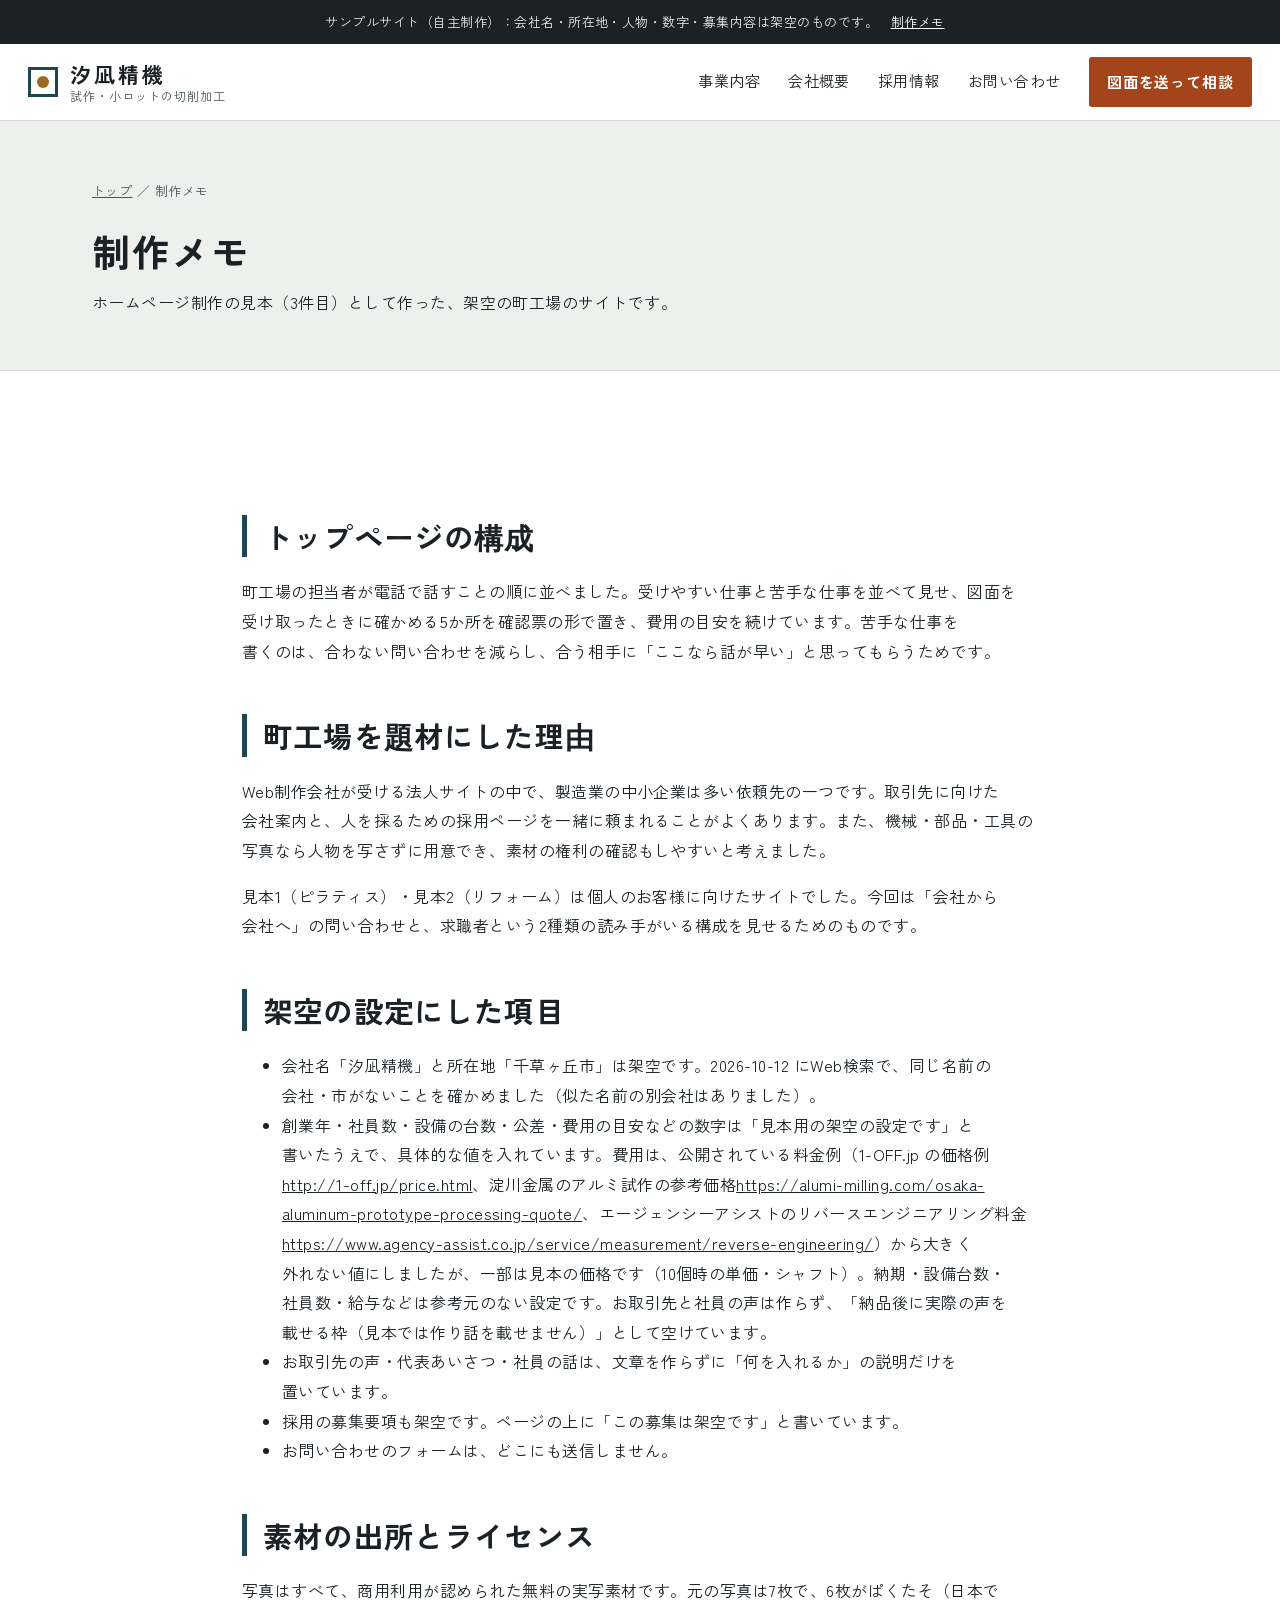
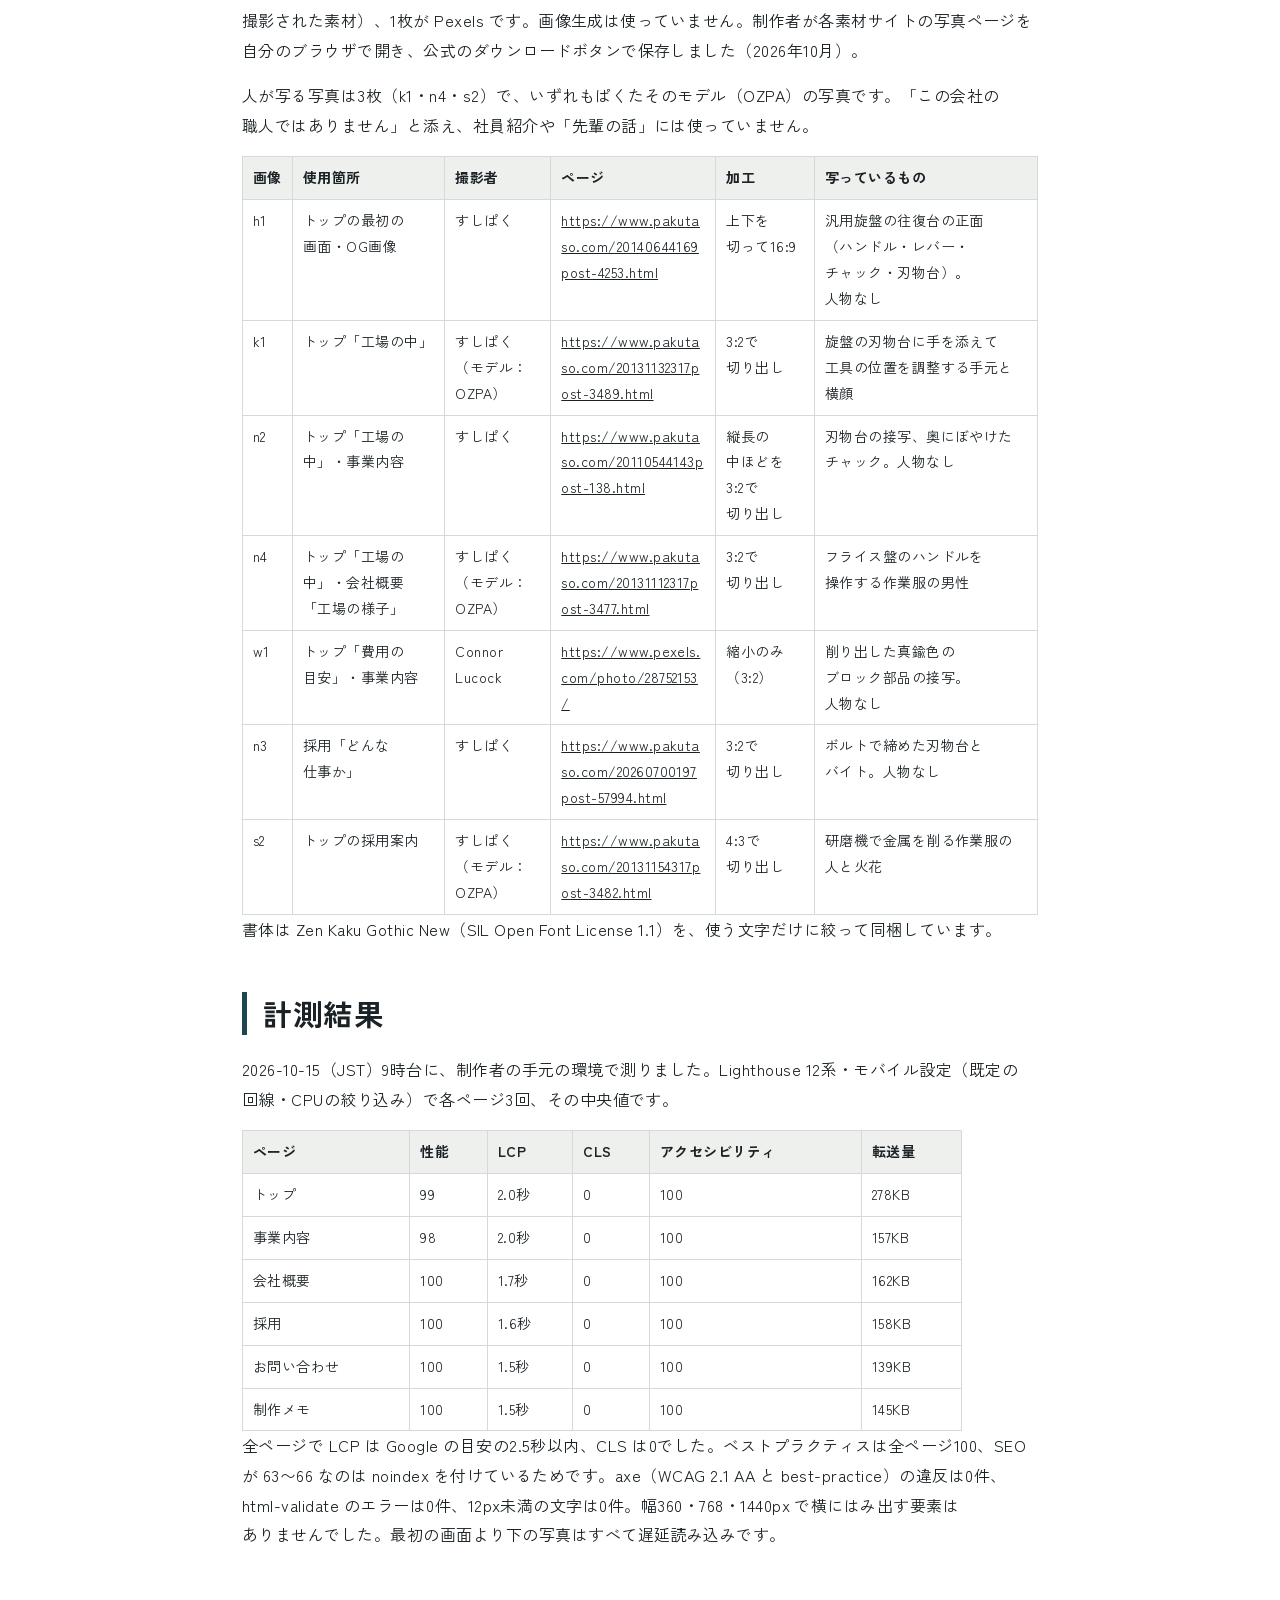
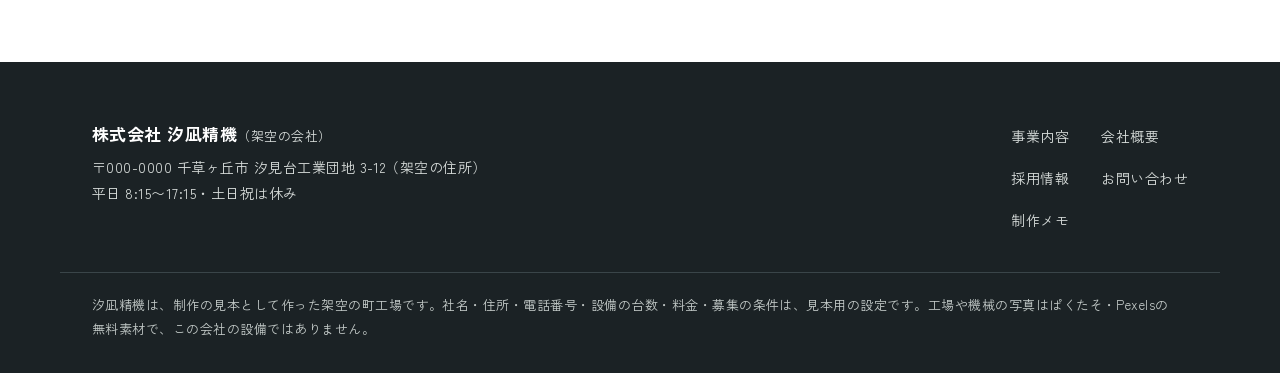
<file: b2b/notes/index.html>
<!DOCTYPE html>
<html lang="ja">
<head>
<meta charset="utf-8">
<meta name="viewport" content="width=device-width, initial-scale=1">
<title>制作メモ｜汐凪精機（サンプルサイト）</title>
<meta name="description" content="この見本サイトの制作メモ。業種の選び方、架空の部分、素材の出所、計測の結果。">
<meta name="robots" content="noindex">
<link rel="canonical" href="https://reypage.pages.dev/b2b/notes/">
<meta property="og:title" content="制作メモ｜汐凪精機（サンプルサイト）">
<meta property="og:description" content="この見本サイトの制作メモ。業種の選び方、架空の部分、素材の出所、計測の結果。">
<meta property="og:type" content="website">
<meta property="og:url" content="https://reypage.pages.dev/b2b/notes/">
<meta property="og:image" content="https://reypage.pages.dev/b2b/img/og.jpg">
<meta property="og:image:width" content="1200">
<meta property="og:image:height" content="630">
<meta name="twitter:card" content="summary_large_image">
<link rel="preload" href="../fonts/zenkaku-700.woff2" as="font" type="font/woff2" crossorigin>
<link rel="icon" href="data:image/svg+xml,%3Csvg xmlns=%22http://www.w3.org/2000/svg%22 viewBox=%220 0 16 16%22%3E%3Crect width=%2216%22 height=%2216%22 fill=%22%231E4651%22/%3E%3C/svg%3E">
<link rel="stylesheet" href="../style.css">
</head>
<body class="has-sticky">
<a class="skip" href="#main">本文へ移動</a>
<aside class="sample-bar" aria-label="この見本について">サンプルサイト（自主制作）：会社名・所在地・人物・数字・募集内容は架空のものです。<a href="../notes/">制作メモ</a></aside>
<header class="header">
  <div class="header__inner">
    <a class="logo" href="../"><span class="logo__mark" aria-hidden="true"></span><span class="logo__text"><span class="logo__main">汐凪精機</span><span class="logo__sub">試作・小ロットの切削加工</span></span></a>
    <nav class="nav" id="nav" aria-label="メインメニュー"><ul><li><a href="../service/">事業内容</a></li><li><a href="../company/">会社概要</a></li><li><a href="../recruit/">採用情報</a></li><li><a href="../contact/">お問い合わせ</a></li></ul></nav>
    <a class="btn btn--cta header__cta" href="../contact/"><span class="header__cta-txt"><span class="pc-only">図面を送って</span>相談</span></a>
    <button class="menu-btn" type="button" aria-expanded="false" aria-controls="nav">メニュー</button>
  </div>
</header>
<main id="main">
<div class="page-head"><div class="wrap"><p class="page-head__crumb"><a href="../">トップ</a> ／ 制作メモ</p><h1 class="page-head__title">制作メモ</h1>
<p class="page-head__lead">ホームページ制作の見本（3件目）として作った、架空の町工場のサイトです。</p></div></div>
<section class="sec notes"><div class="wrap wrap--narrow">
<h2 class="h2">トップページの構成</h2>
<p>町工場の担当者が電話で話すことの順に並べました。受けやすい仕事と苦手な仕事を並べて見せ、図面を受け取ったときに確かめる5か所を確認票の形で置き、費用の目安を続けています。苦手な仕事を書くのは、合わない問い合わせを減らし、合う相手に「ここなら話が早い」と思ってもらうためです。</p>
<h2 class="h2">町工場を題材にした理由</h2>
<p>Web制作会社が受ける法人サイトの中で、製造業の中小企業は多い依頼先の一つです。取引先に向けた会社案内と、人を採るための採用ページを一緒に頼まれることがよくあります。また、機械・部品・工具の写真なら人物を写さずに用意でき、素材の権利の確認もしやすいと考えました。</p>
<p>見本1（ピラティス）・見本2（リフォーム）は個人のお客様に向けたサイトでした。今回は「会社から会社へ」の問い合わせと、求職者という2種類の読み手がいる構成を見せるためのものです。</p>
<h2 class="h2">架空の設定にした項目</h2>
<ul>
<li>会社名「汐凪精機」と所在地「千草ヶ丘市」は架空です。2026-10-12 にWeb検索で、同じ名前の会社・市がないことを確かめました（似た名前の別会社はありました）。</li>
<li>創業年・社員数・設備の台数・公差・費用の目安などの数字は「見本用の架空の設定です」と書いたうえで、具体的な値を入れています。費用は、公開されている料金例（1-OFF.jp の価格例<a href="http://1-off.jp/price.html">http://1-off.jp/price.html</a>、淀川金属のアルミ試作の参考価格<a href="https://alumi-milling.com/osaka-aluminum-prototype-processing-quote/">https://alumi-milling.com/osaka-aluminum-prototype-processing-quote/</a>、エージェンシーアシストのリバースエンジニアリング料金<a href="https://www.agency-assist.co.jp/service/measurement/reverse-engineering/">https://www.agency-assist.co.jp/service/measurement/reverse-engineering/</a>）から大きく外れない値にしましたが、一部は見本の価格です（10個時の単価・シャフト）。納期・設備台数・社員数・給与などは参考元のない設定です。お取引先と社員の声は作らず、「納品後に実際の声を載せる枠（見本では作り話を載せません）」として空けています。</li>
<li>お取引先の声・代表あいさつ・社員の話は、文章を作らずに「何を入れるか」の説明だけを置いています。</li>
<li>採用の募集要項も架空です。ページの上に「この募集は架空です」と書いています。</li>
<li>お問い合わせのフォームは、どこにも送信しません。</li>
</ul>
<h2 class="h2">素材の出所とライセンス</h2>
<p>写真はすべて、商用利用が認められた無料の実写素材です。元の写真は7枚で、6枚がぱくたそ（日本で撮影された素材）、1枚が Pexels です。画像生成は使っていません。制作者が各素材サイトの写真ページを自分のブラウザで開き、公式のダウンロードボタンで保存しました（2026年10月）。</p>
<p>人が写る写真は3枚（k1・n4・s2）で、いずれもぱくたそのモデル（OZPA）の写真です。「この会社の職人ではありません」と添え、社員紹介や「先輩の話」には使っていません。</p>
<div class="table-scroll" tabindex="0" role="region" aria-label="写真の出所の表"><table><thead><tr><th scope="col">画像</th><th scope="col">使用箇所</th><th scope="col">撮影者</th><th scope="col">ページ</th><th scope="col">加工</th><th scope="col">写っているもの</th></tr></thead><tbody><tr><td>h1</td><td>トップの最初の画面・OG画像</td><td>すしぱく</td><td><a href="https://www.pakutaso.com/20140644169post-4253.html">https://www.pakutaso.com/20140644169post-4253.html</a></td><td>上下を切って16:9</td><td>汎用旋盤の往復台の正面（ハンドル・レバー・チャック・刃物台）。人物なし</td></tr><tr><td>k1</td><td>トップ「工場の中」</td><td>すしぱく（モデル：OZPA）</td><td><a href="https://www.pakutaso.com/20131132317post-3489.html">https://www.pakutaso.com/20131132317post-3489.html</a></td><td>3:2で切り出し</td><td>旋盤の刃物台に手を添えて工具の位置を調整する手元と横顔</td></tr><tr><td>n2</td><td>トップ「工場の中」・事業内容</td><td>すしぱく</td><td><a href="https://www.pakutaso.com/20110544143post-138.html">https://www.pakutaso.com/20110544143post-138.html</a></td><td>縦長の中ほどを3:2で切り出し</td><td>刃物台の接写、奥にぼやけたチャック。人物なし</td></tr><tr><td>n4</td><td>トップ「工場の中」・会社概要「工場の様子」</td><td>すしぱく（モデル：OZPA）</td><td><a href="https://www.pakutaso.com/20131112317post-3477.html">https://www.pakutaso.com/20131112317post-3477.html</a></td><td>3:2で切り出し</td><td>フライス盤のハンドルを操作する作業服の男性</td></tr><tr><td>w1</td><td>トップ「費用の目安」・事業内容</td><td>Connor Lucock</td><td><a href="https://www.pexels.com/photo/28752153/">https://www.pexels.com/photo/28752153/</a></td><td>縮小のみ（3:2）</td><td>削り出した真鍮色のブロック部品の接写。人物なし</td></tr><tr><td>n3</td><td>採用「どんな仕事か」</td><td>すしぱく</td><td><a href="https://www.pakutaso.com/20260700197post-57994.html">https://www.pakutaso.com/20260700197post-57994.html</a></td><td>3:2で切り出し</td><td>ボルトで締めた刃物台とバイト。人物なし</td></tr><tr><td>s2</td><td>トップの採用案内</td><td>すしぱく（モデル：OZPA）</td><td><a href="https://www.pakutaso.com/20131154317post-3482.html">https://www.pakutaso.com/20131154317post-3482.html</a></td><td>4:3で切り出し</td><td>研磨機で金属を削る作業服の人と火花</td></tr></tbody></table></div>
<p>書体は Zen Kaku Gothic New（SIL Open Font License 1.1）を、使う文字だけに絞って同梱しています。</p>
<h2 class="h2">計測結果</h2>
<p>2026-10-15（JST）9時台に、制作者の手元の環境で測りました。Lighthouse 12系・モバイル設定（既定の回線・CPUの絞り込み）で各ページ3回、その中央値です。</p>
<div class="table-scroll" tabindex="0" role="region" aria-label="計測結果の表"><table><thead><tr><th scope="col">ページ</th><th scope="col">性能</th><th scope="col">LCP</th><th scope="col">CLS</th><th scope="col">アクセシビリティ</th><th scope="col">転送量</th></tr></thead><tbody>
<tr><td>トップ</td><td>99</td><td>2.0秒</td><td>0</td><td>100</td><td>278KB</td></tr>
<tr><td>事業内容</td><td>98</td><td>2.0秒</td><td>0</td><td>100</td><td>157KB</td></tr>
<tr><td>会社概要</td><td>100</td><td>1.7秒</td><td>0</td><td>100</td><td>162KB</td></tr>
<tr><td>採用</td><td>100</td><td>1.6秒</td><td>0</td><td>100</td><td>158KB</td></tr>
<tr><td>お問い合わせ</td><td>100</td><td>1.5秒</td><td>0</td><td>100</td><td>139KB</td></tr>
<tr><td>制作メモ</td><td>100</td><td>1.5秒</td><td>0</td><td>100</td><td>145KB</td></tr>
</tbody></table></div>
<p>全ページで LCP は Google の目安の2.5秒以内、CLS は0でした。ベストプラクティスは全ページ100、SEO が 63〜66 なのは noindex を付けているためです。axe（WCAG 2.1 AA と best-practice）の違反は0件、html-validate のエラーは0件、12px未満の文字は0件。幅360・768・1440px で横にはみ出す要素はありませんでした。最初の画面より下の写真はすべて遅延読み込みです。</p>

</div></section>
</main>
<aside class="sticky-cta" aria-label="お問い合わせへの近道"><a class="btn btn--cta" href="../contact/">図面を送って相談する</a></aside>
<footer class="footer">
  <div class="wrap footer__inner">
    <div>
      <p class="footer__name">株式会社 汐凪精機<span>（架空の会社）</span></p>
      <p class="footer__addr">〒000-0000 千草ヶ丘市 汐見台工業団地 3-12（架空の住所）<br>平日 8:15〜17:15・土日祝は休み</p>
    </div>
    <ul class="footer__nav"><li><a href="../service/">事業内容</a></li><li><a href="../company/">会社概要</a></li><li><a href="../recruit/">採用情報</a></li><li><a href="../contact/">お問い合わせ</a></li><li><a href="../notes/">制作メモ</a></li></ul>
  </div>
  <p class="wrap footer__disclaimer">汐凪精機は、制作の見本として作った架空の町工場です。社名・住所・電話番号・設備の台数・料金・募集の条件は、見本用の設定です。工場や機械の写真はぱくたそ・Pexelsの無料素材で、この会社の設備ではありません。</p>
</footer>
<script src="../app.js" defer></script>
</body>
</html>
</file>
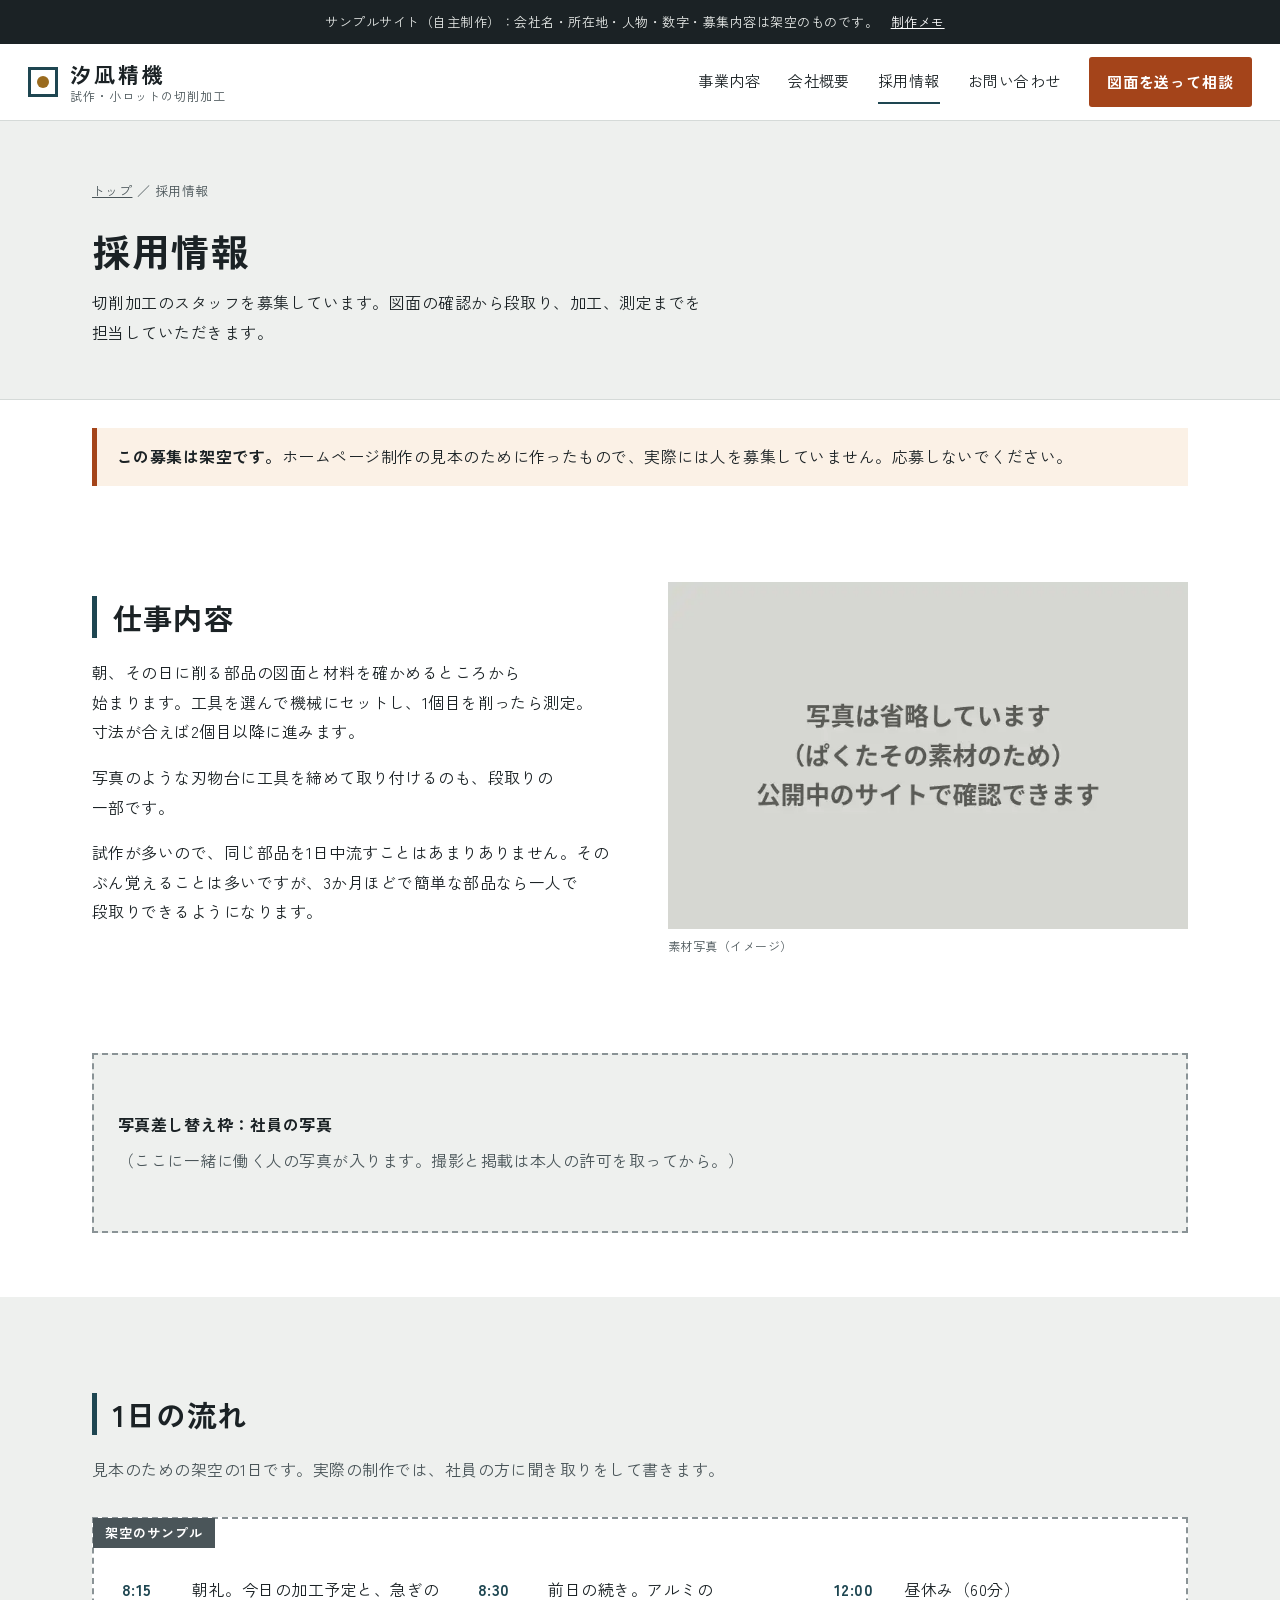
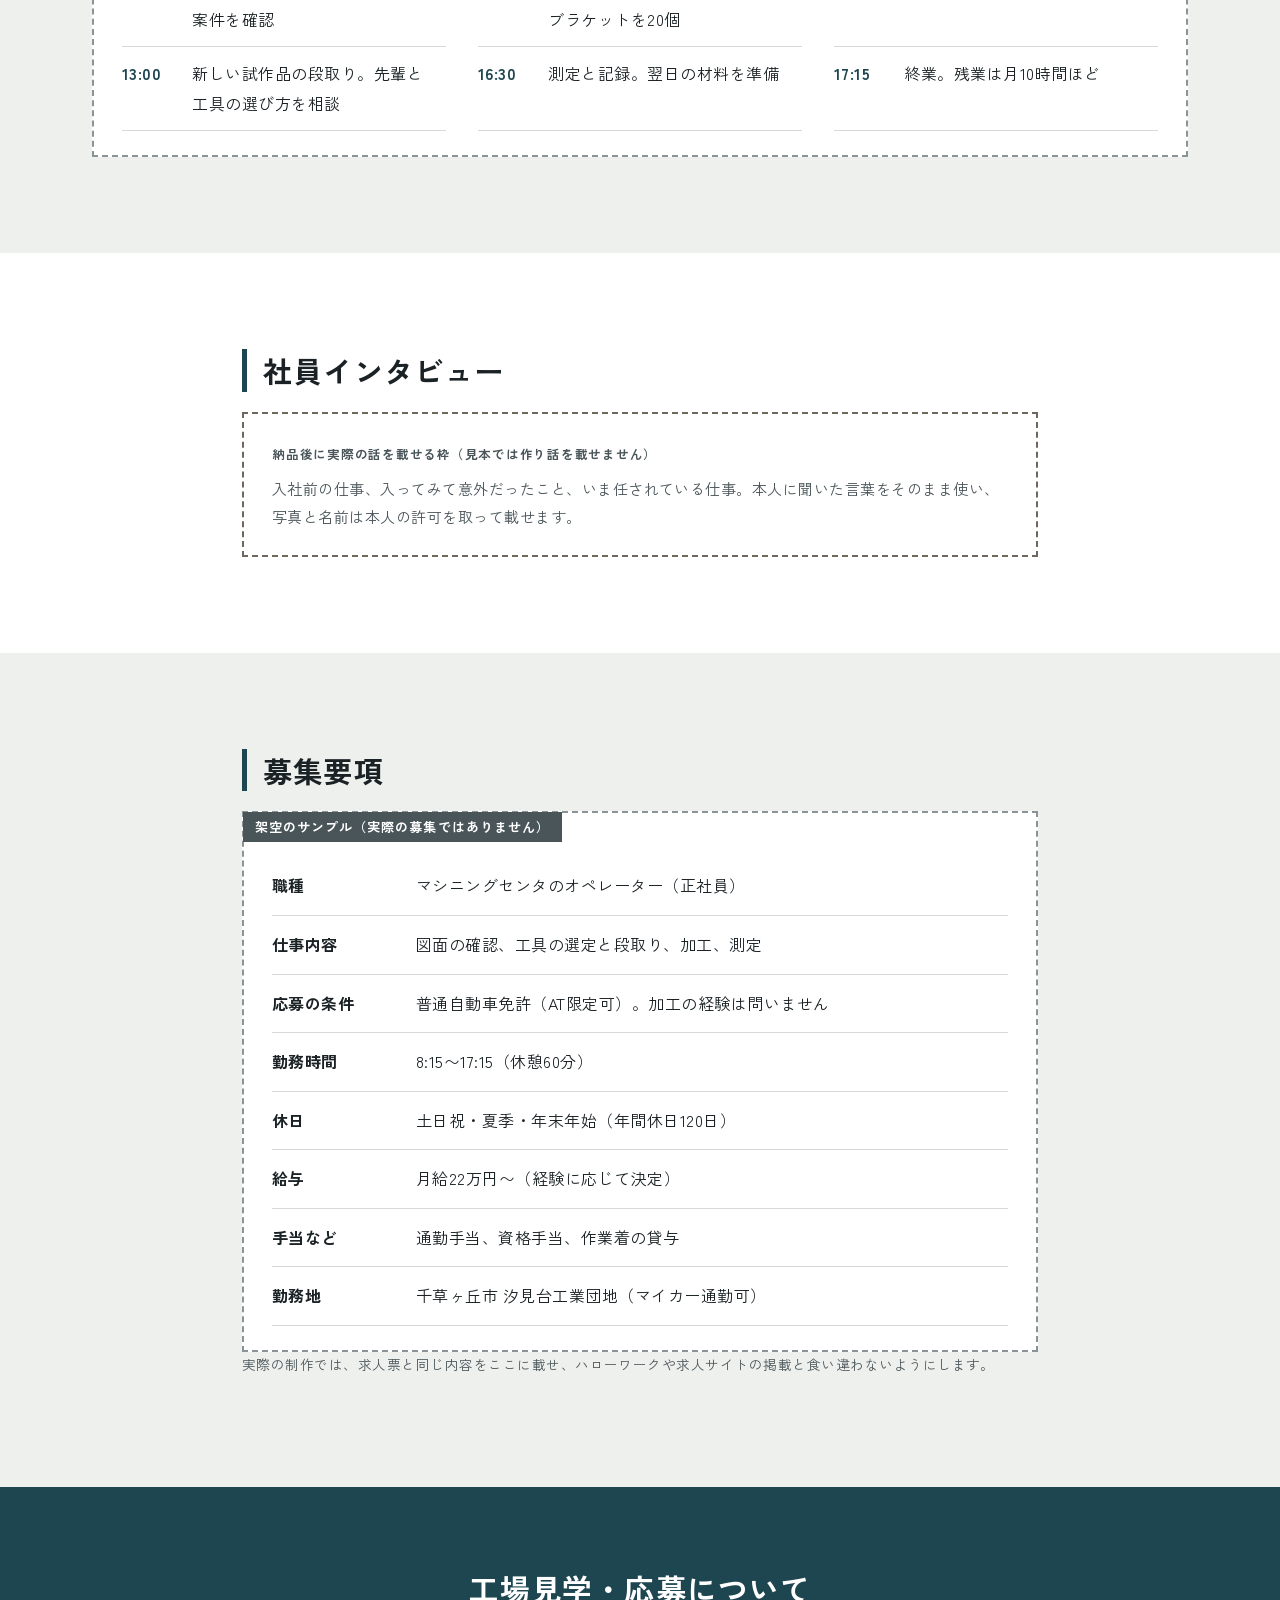
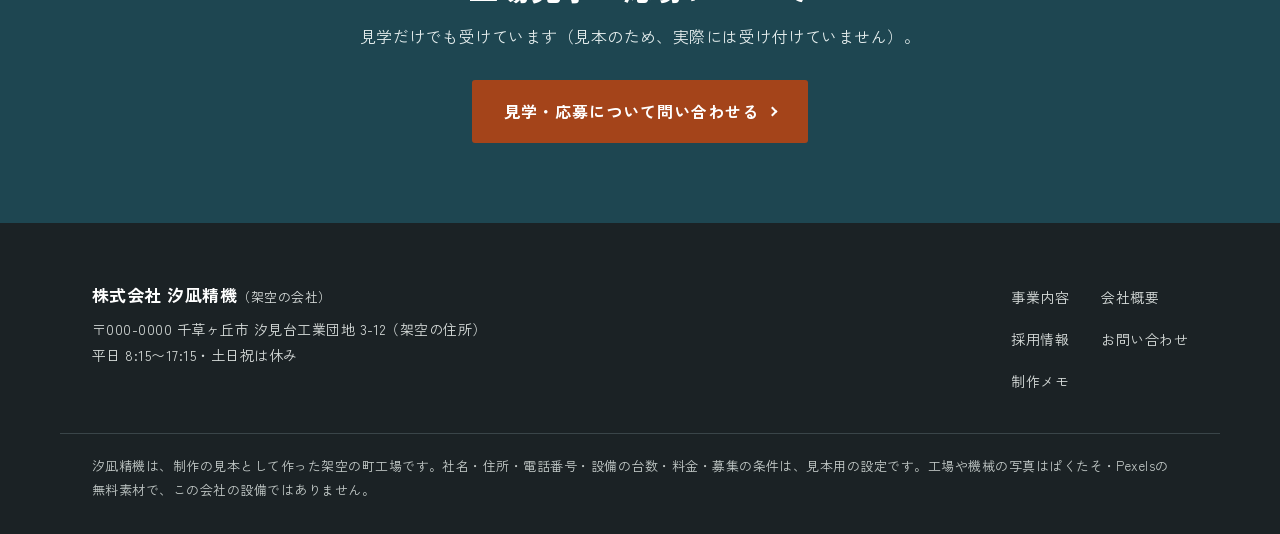
<file: b2b/recruit/index.html>
<!DOCTYPE html>
<html lang="ja">
<head>
<meta charset="utf-8">
<meta name="viewport" content="width=device-width, initial-scale=1">
<title>採用情報｜汐凪精機（サンプルサイト）</title>
<meta name="description" content="マシニングセンタのオペレーターを募集しています。仕事の中身、1日の流れ、募集要項（見本・架空の会社。募集条件も架空です）。">
<meta name="robots" content="noindex">
<link rel="canonical" href="https://reypage.pages.dev/b2b/recruit/">
<meta property="og:title" content="採用情報｜汐凪精機（サンプルサイト）">
<meta property="og:description" content="マシニングセンタのオペレーターを募集しています。仕事の中身、1日の流れ、募集要項（見本・架空の会社。募集条件も架空です）。">
<meta property="og:type" content="website">
<meta property="og:url" content="https://reypage.pages.dev/b2b/recruit/">
<meta property="og:image" content="https://reypage.pages.dev/b2b/img/og.jpg">
<meta property="og:image:width" content="1200">
<meta property="og:image:height" content="630">
<meta name="twitter:card" content="summary_large_image">
<link rel="preload" href="../fonts/zenkaku-700.woff2" as="font" type="font/woff2" crossorigin>
<link rel="icon" href="data:image/svg+xml,%3Csvg xmlns=%22http://www.w3.org/2000/svg%22 viewBox=%220 0 16 16%22%3E%3Crect width=%2216%22 height=%2216%22 fill=%22%231E4651%22/%3E%3C/svg%3E">
<link rel="stylesheet" href="../style.css">
</head>
<body class="has-sticky">
<a class="skip" href="#main">本文へ移動</a>
<aside class="sample-bar" aria-label="この見本について">サンプルサイト（自主制作）：会社名・所在地・人物・数字・募集内容は架空のものです。<a href="../notes/">制作メモ</a></aside>
<header class="header">
  <div class="header__inner">
    <a class="logo" href="../"><span class="logo__mark" aria-hidden="true"></span><span class="logo__text"><span class="logo__main">汐凪精機</span><span class="logo__sub">試作・小ロットの切削加工</span></span></a>
    <nav class="nav" id="nav" aria-label="メインメニュー"><ul><li><a href="../service/">事業内容</a></li><li><a href="../company/">会社概要</a></li><li><a href="../recruit/" aria-current="page">採用情報</a></li><li><a href="../contact/">お問い合わせ</a></li></ul></nav>
    <a class="btn btn--cta header__cta" href="../contact/"><span class="header__cta-txt"><span class="pc-only">図面を送って</span>相談</span></a>
    <button class="menu-btn" type="button" aria-expanded="false" aria-controls="nav">メニュー</button>
  </div>
</header>
<main id="main">
<div class="page-head">
  <div class="wrap"><p class="page-head__crumb"><a href="../">トップ</a> ／ 採用情報</p><h1 class="page-head__title">採用情報</h1>
  <p class="page-head__lead">切削加工のスタッフを募集しています。図面の確認から段取り、加工、測定までを担当していただきます。</p></div>
</div>
<div class="notice wrap" role="note"><strong>この募集は架空です。</strong>ホームページ制作の見本のために作ったもので、実際には人を募集していません。応募しないでください。</div>

<section class="sec">
  <div class="wrap split">
    <div class="split__text">
      <h2 class="h2">仕事内容</h2>
      <p>朝、その日に削る部品の図面と材料を確かめるところから始まります。工具を選んで機械にセットし、1個目を削ったら測定。寸法が合えば2個目以降に進みます。</p>
      <p>写真のような刃物台に工具を締めて取り付けるのも、段取りの一部です。</p>
      <p>試作が多いので、同じ部品を1日中流すことはあまりありません。そのぶん覚えることは多いですが、3か月ほどで簡単な部品なら一人で段取りできるようになります。</p>
    </div>
    <figure class="split__photo">
      <img src="../img/n3-720.webp" srcset="../img/n3-480.webp 480w, ../img/n3-720.webp 720w" sizes="(max-width: 767px) 100vw, 46vw" width="1200" height="800" alt="旋盤の四角い刃物台をボルトで締め、細いバイトを1本取り付けている" loading="lazy" decoding="async" fetchpriority="low">
      <figcaption>素材写真（イメージ）</figcaption>
    </figure>
  </div>
</section>

<div class="wrap"><div class="photo-slot" role="note"><p class="photo-slot__label">写真差し替え枠：社員の写真</p><p>（ここに一緒に働く人の写真が入ります。撮影と掲載は本人の許可を取ってから。）</p></div></div>

<section class="sec sec--gray">
  <div class="wrap">
    <h2 class="h2">1日の流れ</h2>
    <p class="sec__lead">見本のための架空の1日です。実際の制作では、社員の方に聞き取りをして書きます。</p>
    <div class="frame">
      <p class="fict">架空のサンプル</p>
      <ol class="day">
        <li><time>8:15</time><p>朝礼。今日の加工予定と、急ぎの案件を確認</p></li>
        <li><time>8:30</time><p>前日の続き。アルミのブラケットを20個</p></li>
        <li><time>12:00</time><p>昼休み（60分）</p></li>
        <li><time>13:00</time><p>新しい試作品の段取り。先輩と工具の選び方を相談</p></li>
        <li><time>16:30</time><p>測定と記録。翌日の材料を準備</p></li>
        <li><time>17:15</time><p>終業。残業は月10時間ほど</p></li>
      </ol>
    </div>
  </div>
</section>

<section class="sec">
  <div class="wrap wrap--narrow">
    <h2 class="h2">社員インタビュー</h2>
    <div class="slot__box">
      <p class="slot__tag">納品後に実際の話を載せる枠（見本では作り話を載せません）</p>
      <p>入社前の仕事、入ってみて意外だったこと、いま任されている仕事。本人に聞いた言葉をそのまま使い、写真と名前は本人の許可を取って載せます。</p>
    </div>
  </div>
</section>

<section class="sec sec--gray">
  <div class="wrap wrap--narrow">
    <h2 class="h2">募集要項</h2>
    <div class="frame">
      <p class="fict">架空のサンプル（実際の募集ではありません）</p>
      <dl class="info">
        <div><dt>職種</dt><dd>マシニングセンタのオペレーター（正社員）</dd></div>
        <div><dt>仕事内容</dt><dd>図面の確認、工具の選定と段取り、加工、測定</dd></div>
        <div><dt>応募の条件</dt><dd>普通自動車免許（AT限定可）。加工の経験は問いません</dd></div>
        <div><dt>勤務時間</dt><dd>8:15〜17:15（休憩60分）</dd></div>
        <div><dt>休日</dt><dd>土日祝・夏季・年末年始（年間休日120日）</dd></div>
        <div><dt>給与</dt><dd>月給22万円〜（経験に応じて決定）</dd></div>
        <div><dt>手当など</dt><dd>通勤手当、資格手当、作業着の貸与</dd></div>
        <div><dt>勤務地</dt><dd>千草ヶ丘市 汐見台工業団地（マイカー通勤可）</dd></div>
      </dl>
    </div>
    <p class="note">実際の制作では、求人票と同じ内容をここに載せ、ハローワークや求人サイトの掲載と食い違わないようにします。</p>
  </div>
</section>

<section class="cta-end">
  <div class="wrap cta-end__inner">
    <h2 class="cta-end__title">工場見学・応募について</h2>
    <p>見学だけでも受けています（見本のため、実際には受け付けていません）。</p>
    <a class="btn btn--cta btn--lg" href="../contact/?type=recruit">見学・応募について問い合わせる</a>
  </div>
</section>
</main>
<aside class="sticky-cta" aria-label="お問い合わせへの近道"><a class="btn btn--cta" href="../contact/">図面を送って相談する</a></aside>
<footer class="footer">
  <div class="wrap footer__inner">
    <div>
      <p class="footer__name">株式会社 汐凪精機<span>（架空の会社）</span></p>
      <p class="footer__addr">〒000-0000 千草ヶ丘市 汐見台工業団地 3-12（架空の住所）<br>平日 8:15〜17:15・土日祝は休み</p>
    </div>
    <ul class="footer__nav"><li><a href="../service/">事業内容</a></li><li><a href="../company/">会社概要</a></li><li><a href="../recruit/" aria-current="page">採用情報</a></li><li><a href="../contact/">お問い合わせ</a></li><li><a href="../notes/">制作メモ</a></li></ul>
  </div>
  <p class="wrap footer__disclaimer">汐凪精機は、制作の見本として作った架空の町工場です。社名・住所・電話番号・設備の台数・料金・募集の条件は、見本用の設定です。工場や機械の写真はぱくたそ・Pexelsの無料素材で、この会社の設備ではありません。</p>
</footer>
<script src="../app.js" defer></script>
</body>
</html>
</file>
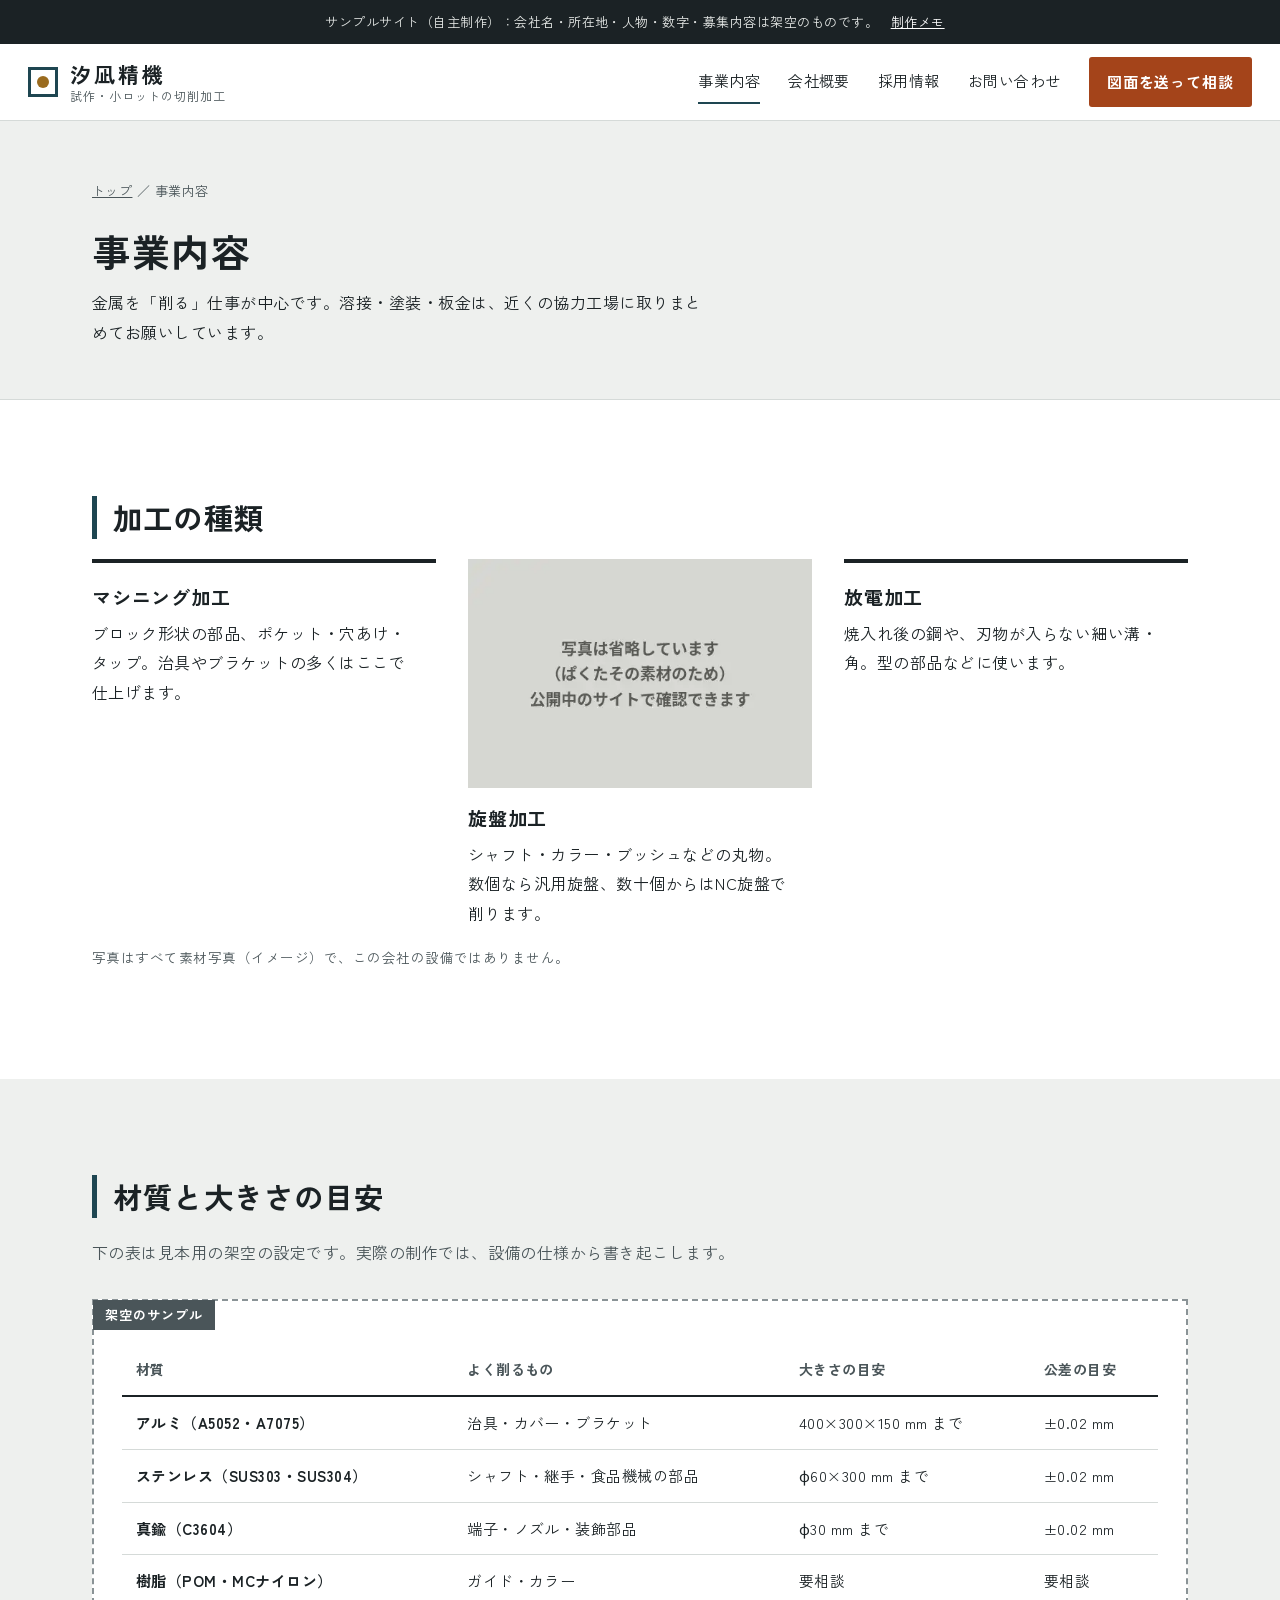
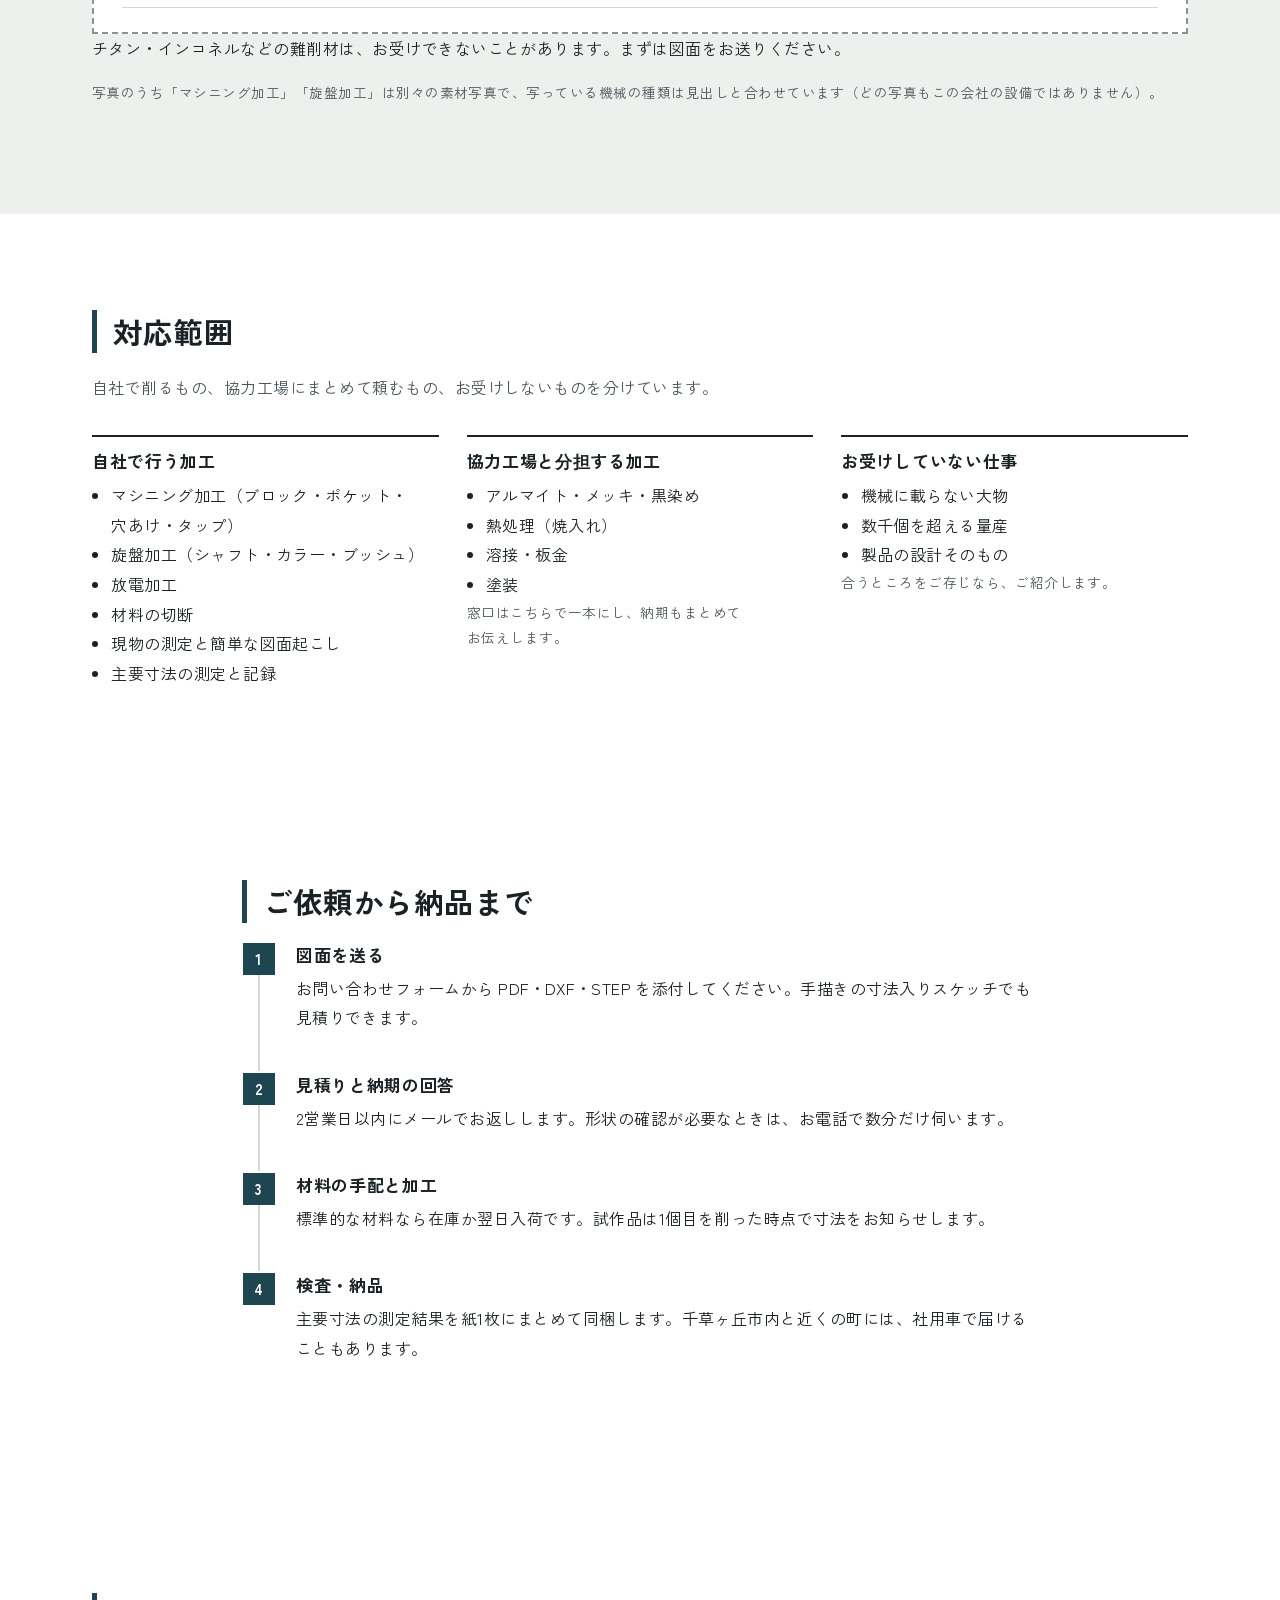
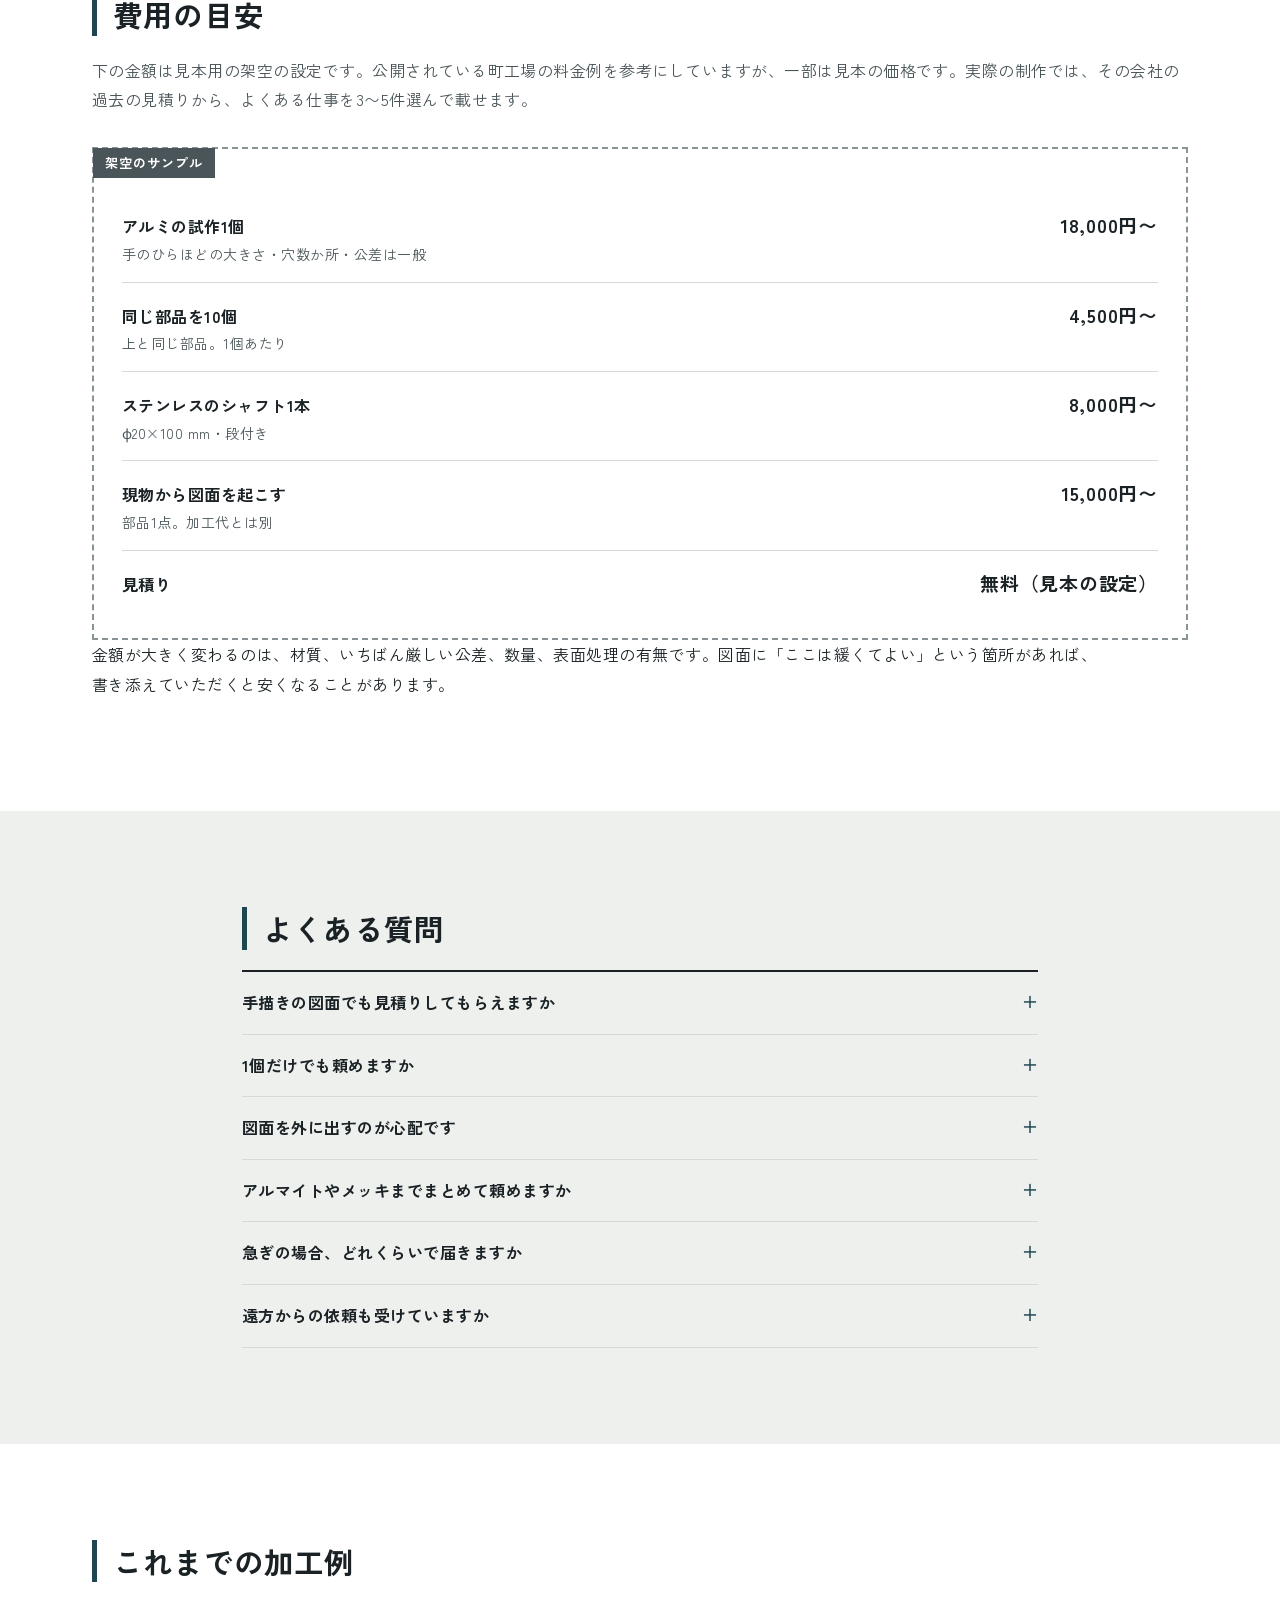
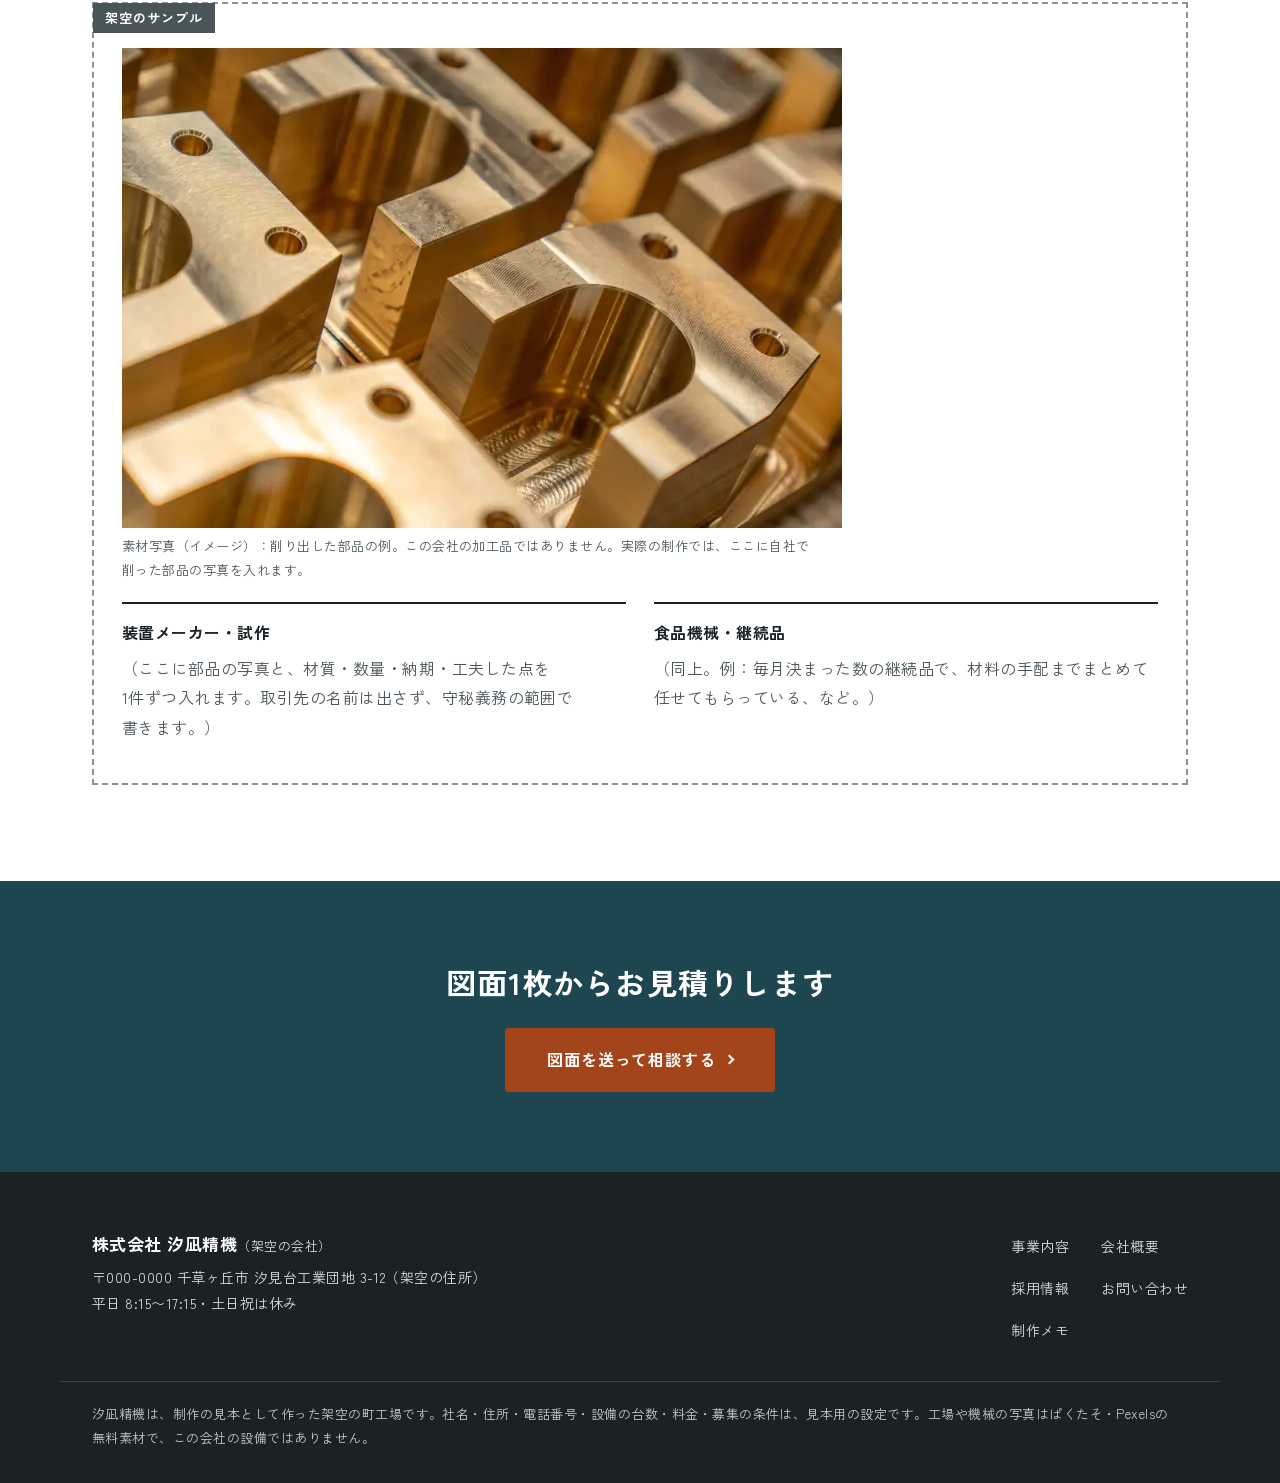
<file: b2b/service/index.html>
<!DOCTYPE html>
<html lang="ja">
<head>
<meta charset="utf-8">
<meta name="viewport" content="width=device-width, initial-scale=1">
<title>事業内容｜汐凪精機（サンプルサイト）</title>
<meta name="description" content="マシニングセンタと旋盤による切削加工、放電加工、材料の切断。加工できる材質と大きさ、ご依頼の流れ（サンプルサイト）。">
<meta name="robots" content="noindex">
<link rel="canonical" href="https://reypage.pages.dev/b2b/service/">
<meta property="og:title" content="事業内容｜汐凪精機（サンプルサイト）">
<meta property="og:description" content="マシニングセンタと旋盤による切削加工、放電加工、材料の切断。加工できる材質と大きさ、ご依頼の流れ（サンプルサイト）。">
<meta property="og:type" content="website">
<meta property="og:url" content="https://reypage.pages.dev/b2b/service/">
<meta property="og:image" content="https://reypage.pages.dev/b2b/img/og.jpg">
<meta property="og:image:width" content="1200">
<meta property="og:image:height" content="630">
<meta name="twitter:card" content="summary_large_image">

<link rel="icon" href="data:image/svg+xml,%3Csvg xmlns=%22http://www.w3.org/2000/svg%22 viewBox=%220 0 16 16%22%3E%3Crect width=%2216%22 height=%2216%22 fill=%22%231E4651%22/%3E%3C/svg%3E">
<link rel="stylesheet" href="../style.css">
</head>
<body class="has-sticky">
<a class="skip" href="#main">本文へ移動</a>
<aside class="sample-bar" aria-label="この見本について">サンプルサイト（自主制作）：会社名・所在地・人物・数字・募集内容は架空のものです。<a href="../notes/">制作メモ</a></aside>
<header class="header">
  <div class="header__inner">
    <a class="logo" href="../"><span class="logo__mark" aria-hidden="true"></span><span class="logo__text"><span class="logo__main">汐凪精機</span><span class="logo__sub">試作・小ロットの切削加工</span></span></a>
    <nav class="nav" id="nav" aria-label="メインメニュー"><ul><li><a href="../service/" aria-current="page">事業内容</a></li><li><a href="../company/">会社概要</a></li><li><a href="../recruit/">採用情報</a></li><li><a href="../contact/">お問い合わせ</a></li></ul></nav>
    <a class="btn btn--cta header__cta" href="../contact/"><span class="header__cta-txt"><span class="pc-only">図面を送って</span>相談</span></a>
    <button class="menu-btn" type="button" aria-expanded="false" aria-controls="nav">メニュー</button>
  </div>
</header>
<main id="main">
<div class="page-head">
  <div class="wrap"><p class="page-head__crumb"><a href="../">トップ</a> ／ 事業内容</p><h1 class="page-head__title">事業内容</h1>
  <p class="page-head__lead">金属を「削る」仕事が中心です。溶接・塗装・板金は、近くの協力工場に取りまとめてお願いしています。</p></div>
</div>

<section class="sec">
  <div class="wrap">
    <h2 class="h2">加工の種類</h2>
    <div class="svc">
      <article class="svc__item">
        <h3>マシニング加工</h3><p>ブロック形状の部品、ポケット・穴あけ・タップ。治具やブラケットの多くはここで仕上げます。</p>
      </article>
      <article class="svc__item">
        <img src="../img/n2-720.webp" srcset="../img/n2-480.webp 480w, ../img/n2-720.webp 720w" sizes="(max-width: 767px) 100vw, 31vw" width="1200" height="800" alt="汎用旋盤の刃物台の接写。四角い台に締め付けボルトが並び、奥にぼやけてチャックが見える" loading="lazy" decoding="async" fetchpriority="low">
        <h3>旋盤加工</h3><p>シャフト・カラー・ブッシュなどの丸物。数個なら汎用旋盤、数十個からはNC旋盤で削ります。</p>
      </article>
      <article class="svc__item">
        <h3>放電加工</h3><p>焼入れ後の鋼や、刃物が入らない細い溝・角。型の部品などに使います。</p>
      </article>
    </div>
    <p class="note">写真はすべて素材写真（イメージ）で、この会社の設備ではありません。</p>
  </div>
</section>

<section class="sec sec--gray">
  <div class="wrap">
    <h2 class="h2">材質と大きさの目安</h2>
    <p class="sec__lead">下の表は見本用の架空の設定です。実際の制作では、設備の仕様から書き起こします。</p>
    <div class="frame">
      <p class="fict">架空のサンプル</p>
      <div class="table-scroll" tabindex="0" role="region" aria-label="材質と大きさの目安の表">
      <table class="spec">
        <thead><tr><th scope="col">材質</th><th scope="col">よく削るもの</th><th scope="col">大きさの目安</th><th scope="col">公差の目安</th></tr></thead>
        <tbody>
          <tr><th scope="row">アルミ（A5052・A7075）</th><td>治具・カバー・ブラケット</td><td>400×300×150 mm まで</td><td>±0.02 mm</td></tr>
          <tr><th scope="row">ステンレス（SUS303・SUS304）</th><td>シャフト・継手・食品機械の部品</td><td>φ60×300 mm まで</td><td>±0.02 mm</td></tr>
          <tr><th scope="row">真鍮（C3604）</th><td>端子・ノズル・装飾部品</td><td>φ30 mm まで</td><td>±0.02 mm</td></tr>
          <tr><th scope="row">樹脂（POM・MCナイロン）</th><td>ガイド・カラー</td><td>要相談</td><td>要相談</td></tr>
        </tbody>
      </table>
      </div>
    </div>
    <p>チタン・インコネルなどの難削材は、お受けできないことがあります。まずは図面をお送りください。</p>
    <p class="note">写真のうち「マシニング加工」「旋盤加工」は別々の素材写真で、写っている機械の種類は見出しと合わせています（どの写真もこの会社の設備ではありません）。</p>
  </div>
</section>

<section class="sec" id="range">
  <div class="wrap">
    <h2 class="h2">対応範囲</h2>
    <p class="sec__lead">自社で削るもの、協力工場にまとめて頼むもの、お受けしないものを分けています。</p>
    <div class="range">
      <div><h3>自社で行う加工</h3><ul><li>マシニング加工（ブロック・ポケット・穴あけ・タップ）</li><li>旋盤加工（シャフト・カラー・ブッシュ）</li><li>放電加工</li><li>材料の切断</li><li>現物の測定と簡単な図面起こし</li><li>主要寸法の測定と記録</li></ul></div>
      <div><h3>協力工場と分担する加工</h3><ul><li>アルマイト・メッキ・黒染め</li><li>熱処理（焼入れ）</li><li>溶接・板金</li><li>塗装</li></ul><p class="note">窓口はこちらで一本にし、納期もまとめてお伝えします。</p></div>
      <div><h3>お受けしていない仕事</h3><ul><li>機械に載らない大物</li><li>数千個を超える量産</li><li>製品の設計そのもの</li></ul><p class="note">合うところをご存じなら、ご紹介します。</p></div>
    </div>
  </div>
</section>

<section class="sec" id="flow">
  <div class="wrap wrap--narrow">
    <div class="split__text">
      <h2 class="h2">ご依頼から納品まで</h2>
      <ol class="flow">
        <li><h3>図面を送る</h3><p>お問い合わせフォームから PDF・DXF・STEP を添付してください。手描きの寸法入りスケッチでも見積りできます。</p></li>
        <li><h3>見積りと納期の回答</h3><p>2営業日以内にメールでお返しします。形状の確認が必要なときは、お電話で数分だけ伺います。</p></li>
        <li><h3>材料の手配と加工</h3><p>標準的な材料なら在庫か翌日入荷です。試作品は1個目を削った時点で寸法をお知らせします。</p></li>
        <li><h3>検査・納品</h3><p>主要寸法の測定結果を紙1枚にまとめて同梱します。千草ヶ丘市内と近くの町には、社用車で届けることもあります。</p></li>
      </ol>
    </div>
  </div>
</section>

<section class="sec" id="price">
  <div class="wrap">
    <h2 class="h2">費用の目安</h2>
    <p class="sec__lead">下の金額は見本用の架空の設定です。公開されている町工場の料金例を参考にしていますが、一部は見本の価格です。実際の制作では、その会社の過去の見積りから、よくある仕事を3〜5件選んで載せます。</p>
    <div class="frame">
      <p class="fict">架空のサンプル</p>
      <dl class="price">
        <div><dt>アルミの試作1個<span>手のひらほどの大きさ・穴数か所・公差は一般</span></dt><dd>18,000円〜</dd></div>
        <div><dt>同じ部品を10個<span>上と同じ部品。1個あたり</span></dt><dd>4,500円〜</dd></div>
        <div><dt>ステンレスのシャフト1本<span>φ20×100 mm・段付き</span></dt><dd>8,000円〜</dd></div>
        <div><dt>現物から図面を起こす<span>部品1点。加工代とは別</span></dt><dd>15,000円〜</dd></div>
        <div><dt>見積り</dt><dd>無料（見本の設定）</dd></div>
      </dl>
    </div>
    <p>金額が大きく変わるのは、材質、いちばん厳しい公差、数量、表面処理の有無です。図面に「ここは緩くてよい」という箇所があれば、書き添えていただくと安くなることがあります。</p>
  </div>
</section>

<section class="sec sec--gray" id="faq">
  <div class="wrap wrap--narrow">
    <h2 class="h2">よくある質問</h2>
    <div class="faq">
      <details><summary>手描きの図面でも見積りしてもらえますか</summary><p>はい。寸法と材質、数量が書いてあれば見積りできます。写真を一緒に送っていただくと、確認の電話が短くなります。</p></details>
      <details><summary>1個だけでも頼めますか</summary><p>はい、1個からお受けしています。ただし、段取りの費用は1個でも10個でもあまり変わらないので、1個あたりの金額は高くなります。</p></details>
      <details><summary>図面を外に出すのが心配です</summary><p>秘密保持契約（NDA）を先に結んでから図面をいただくこともできます。ひな形をお持ちでしたら、そちらを使います。</p></details>
      <details><summary>アルマイトやメッキまでまとめて頼めますか</summary><p>はい。近くの協力工場に出して、仕上がったものをまとめて納めます。そのぶん納期に数日を足してお伝えします。</p></details>
      <details><summary>急ぎの場合、どれくらいで届きますか</summary><p>形と材料によります。材料が在庫にあり、機械が空いていれば最短3営業日です（見本の設定）。お問い合わせの本文に、ご希望の日付を書き添えてください。</p></details>
      <details><summary>遠方からの依頼も受けていますか</summary><p>はい。図面のやり取りはメールで、納品は宅配便です。市内なら社用車で届けることもありますが、遠方でも測定結果の紙は同じように同梱します。</p></details>
    </div>
  </div>
</section>

<section class="sec">
  <div class="wrap">
    <h2 class="h2">これまでの加工例</h2>
    <div class="frame">
      <p class="fict">架空のサンプル</p>
      <figure class="works__photo">
        <img src="../img/w1-720.webp" srcset="../img/w1-720.webp 720w, ../img/w1-1200.webp 1200w" sizes="(max-width: 767px) 92vw, 720px" width="1200" height="800" alt="削り出した真鍮色のブロック部品が並んでいる。どれも大きな丸い穴と、四隅に取り付け用の小さな穴がある" loading="lazy" decoding="async">
        <figcaption>素材写真（イメージ）：削り出した部品の例。この会社の加工品ではありません。実際の制作では、ここに自社で削った部品の写真を入れます。</figcaption>
      </figure>
      <ul class="works">
        <li><p class="works__tag">装置メーカー・試作</p><p>（ここに部品の写真と、材質・数量・納期・工夫した点を1件ずつ入れます。取引先の名前は出さず、守秘義務の範囲で書きます。）</p></li>
        <li><p class="works__tag">食品機械・継続品</p><p>（同上。例：毎月決まった数の継続品で、材料の手配までまとめて任せてもらっている、など。）</p></li>
      </ul>
    </div>
  </div>
</section>

<section class="cta-end">
  <div class="wrap cta-end__inner">
    <h2 class="cta-end__title">図面1枚からお見積りします</h2>
    <a class="btn btn--cta btn--lg" href="../contact/">図面を送って相談する</a>
  </div>
</section>
</main>
<aside class="sticky-cta" aria-label="お問い合わせへの近道"><a class="btn btn--cta" href="../contact/">図面を送って相談する</a></aside>
<footer class="footer">
  <div class="wrap footer__inner">
    <div>
      <p class="footer__name">株式会社 汐凪精機<span>（架空の会社）</span></p>
      <p class="footer__addr">〒000-0000 千草ヶ丘市 汐見台工業団地 3-12（架空の住所）<br>平日 8:15〜17:15・土日祝は休み</p>
    </div>
    <ul class="footer__nav"><li><a href="../service/" aria-current="page">事業内容</a></li><li><a href="../company/">会社概要</a></li><li><a href="../recruit/">採用情報</a></li><li><a href="../contact/">お問い合わせ</a></li><li><a href="../notes/">制作メモ</a></li></ul>
  </div>
  <p class="wrap footer__disclaimer">汐凪精機は、制作の見本として作った架空の町工場です。社名・住所・電話番号・設備の台数・料金・募集の条件は、見本用の設定です。工場や機械の写真はぱくたそ・Pexelsの無料素材で、この会社の設備ではありません。</p>
</footer>
<script src="../app.js" defer></script>
</body>
</html>
</file>
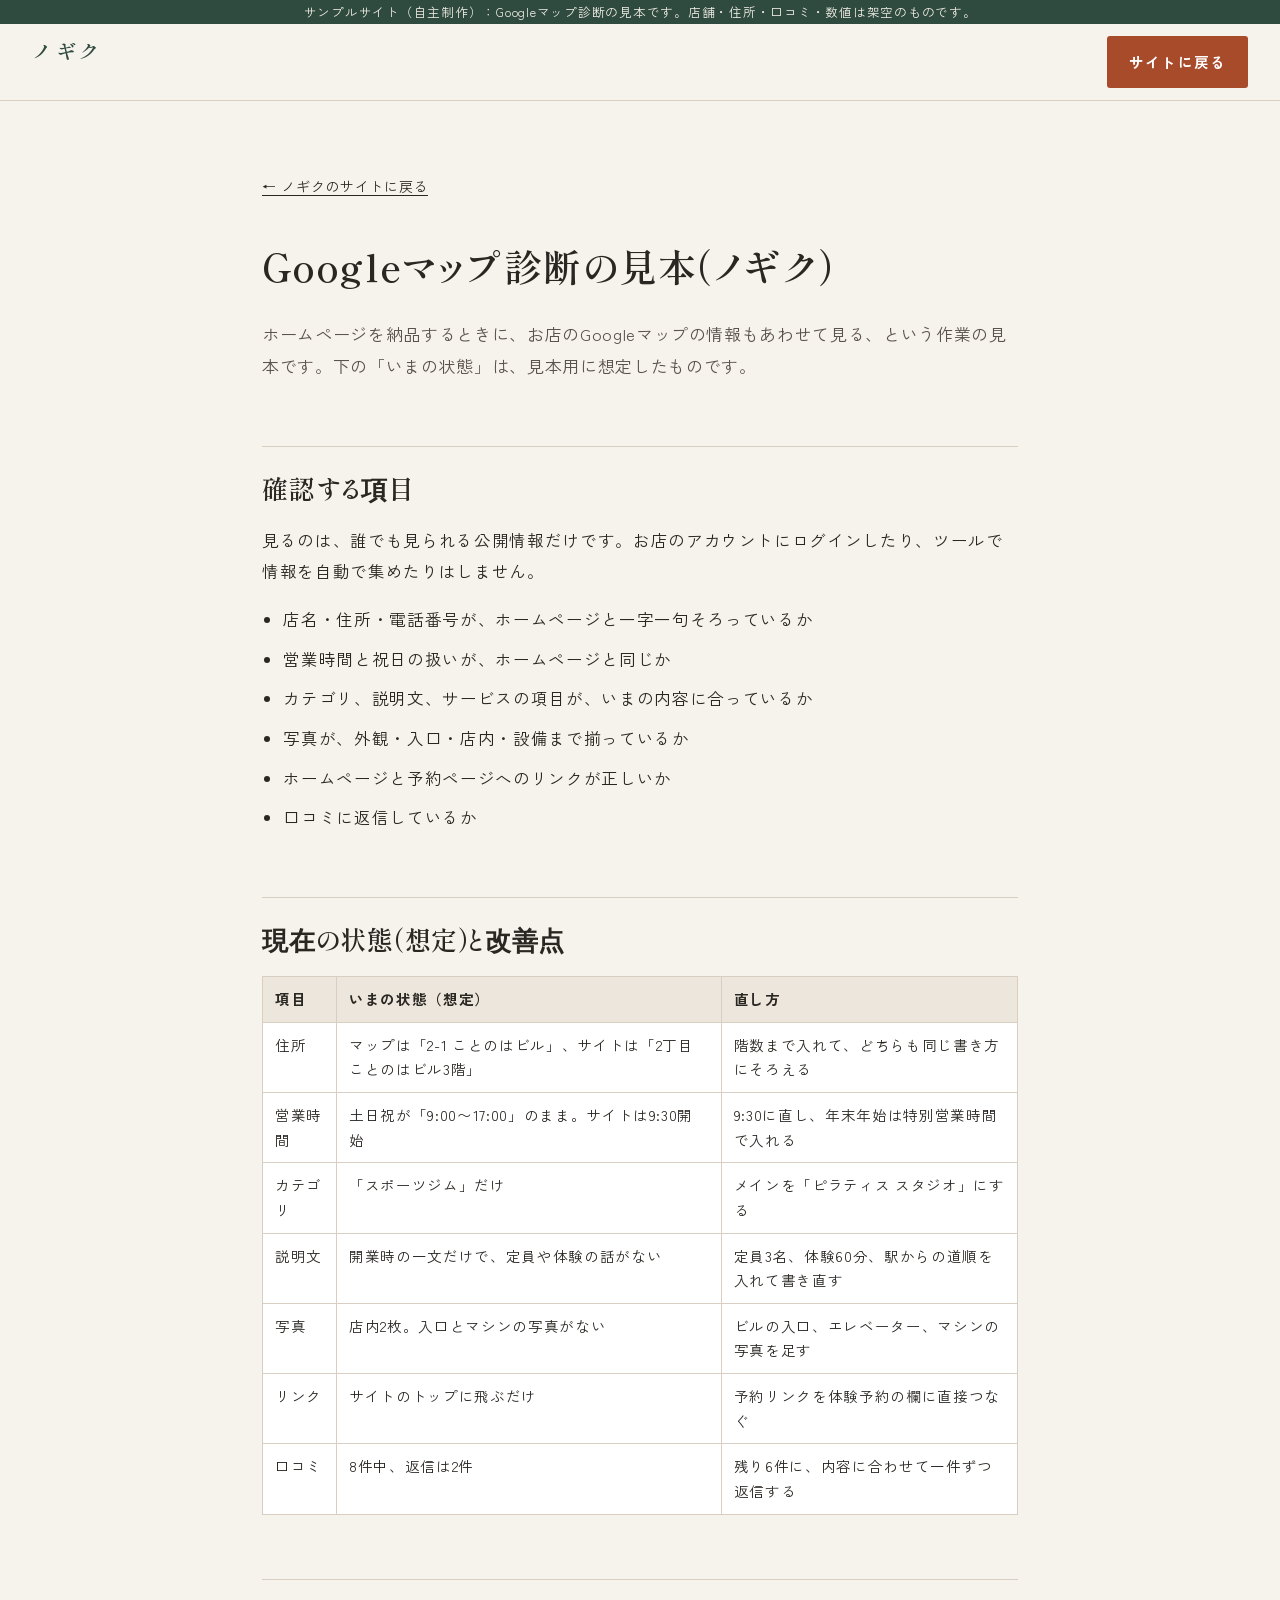
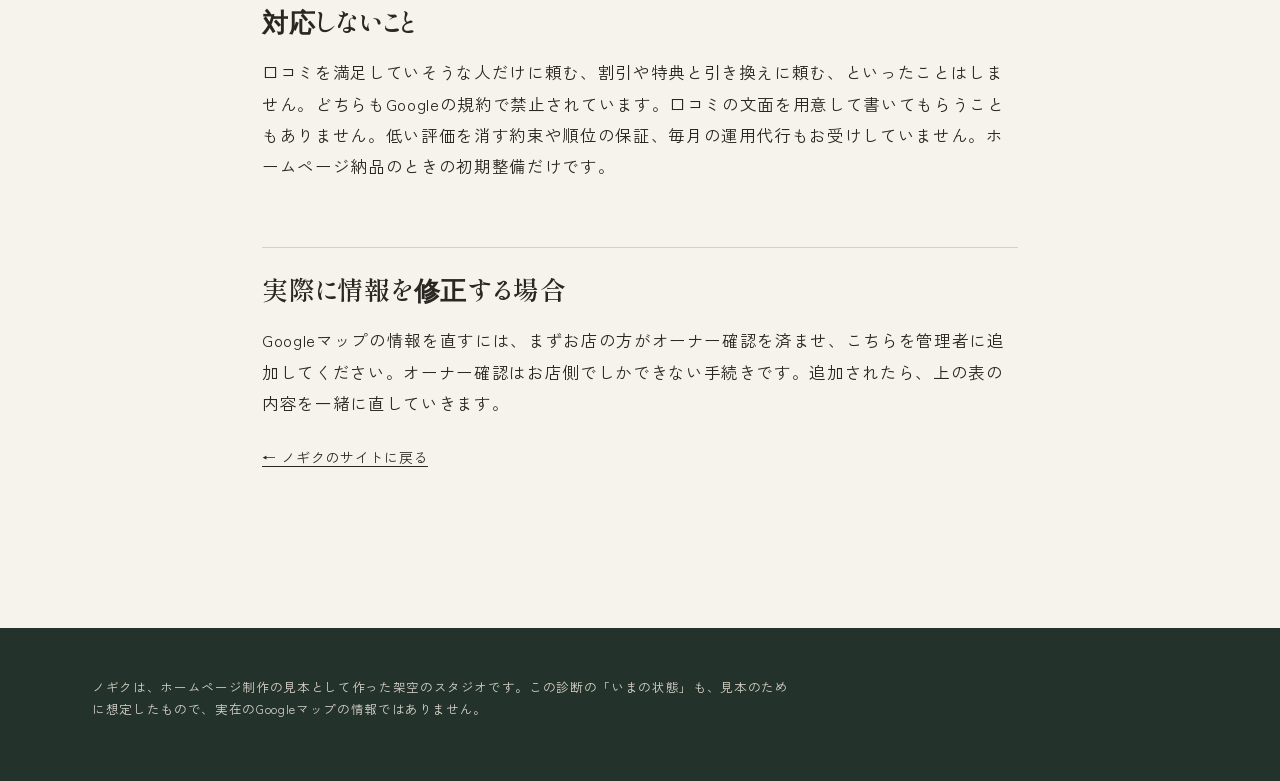
<file: pilates/map-check/index.html>
<!DOCTYPE html>
<html lang="ja">
<head>
<meta charset="utf-8">
<meta name="viewport" content="width=device-width, initial-scale=1">
<title>Googleマップ診断の見本｜ノギク（サンプルサイト）</title>
<meta name="description" content="架空のピラティススタジオ「ノギク」を題材にした、Googleマップ（Googleビジネスプロフィール）診断レポートの見本。">
<meta name="robots" content="noindex">
<link rel="canonical" href="https://reypage.pages.dev/pilates/map-check/">
<link rel="stylesheet" href="../style.css">
<link rel="stylesheet" href="../fonts.css">
</head>
<body>
<a class="skip" href="#main">本文へ移動</a>
<aside class="sample-bar" aria-label="この見本について">サンプルサイト（自主制作）：Googleマップ診断の見本です。店舗・住所・口コミ・数値は架空のものです。</aside>
<header class="header"><div class="header__inner"><a class="logo" href="../"><span class="logo__main" style="font-size:20px">ノギク</span></a><a class="btn btn--primary" href="../" style="margin-left:auto">サイトに戻る</a></div></header>
<main id="main" class="notes"><div class="wrap wrap--narrow">
<p class="notes__back"><a href="../">← ノギクのサイトに戻る</a></p>
<h1>Googleマップ診断の見本（ノギク）</h1>
<p class="notes__lead">ホームページを納品するときに、お店のGoogleマップの情報もあわせて見る、という作業の見本です。下の「いまの状態」は、見本用に想定したものです。</p>

<h2>確認する項目</h2>
<p>見るのは、誰でも見られる公開情報だけです。お店のアカウントにログインしたり、ツールで情報を自動で集めたりはしません。</p>
<ul>
<li>店名・住所・電話番号が、ホームページと一字一句そろっているか</li>
<li>営業時間と祝日の扱いが、ホームページと同じか</li>
<li>カテゴリ、説明文、サービスの項目が、いまの内容に合っているか</li>
<li>写真が、外観・入口・店内・設備まで揃っているか</li>
<li>ホームページと予約ページへのリンクが正しいか</li>
<li>口コミに返信しているか</li>
</ul>

<h2>現在の状態（想定）と改善点</h2>
<table>
<thead><tr><th>項目</th><th>いまの状態（想定）</th><th>直し方</th></tr></thead>
<tbody>
<tr><td>住所</td><td>マップは「2-1 ことのはビル」、サイトは「2丁目 ことのはビル3階」</td><td>階数まで入れて、どちらも同じ書き方にそろえる</td></tr>
<tr><td>営業時間</td><td>土日祝が「9:00〜17:00」のまま。サイトは9:30開始</td><td>9:30に直し、年末年始は特別営業時間で入れる</td></tr>
<tr><td>カテゴリ</td><td>「スポーツジム」だけ</td><td>メインを「ピラティス スタジオ」にする</td></tr>
<tr><td>説明文</td><td>開業時の一文だけで、定員や体験の話がない</td><td>定員3名、体験60分、駅からの道順を入れて書き直す</td></tr>
<tr><td>写真</td><td>店内2枚。入口とマシンの写真がない</td><td>ビルの入口、エレベーター、マシンの写真を足す</td></tr>
<tr><td>リンク</td><td>サイトのトップに飛ぶだけ</td><td>予約リンクを体験予約の欄に直接つなぐ</td></tr>
<tr><td>口コミ</td><td>8件中、返信は2件</td><td>残り6件に、内容に合わせて一件ずつ返信する</td></tr>
</tbody>
</table>

<h2>対応しないこと</h2>
<p>口コミを満足していそうな人だけに頼む、割引や特典と引き換えに頼む、といったことはしません。どちらもGoogleの規約で禁止されています。口コミの文面を用意して書いてもらうこともありません。低い評価を消す約束や順位の保証、毎月の運用代行もお受けしていません。ホームページ納品のときの初期整備だけです。</p>

<h2>実際に情報を修正する場合</h2>
<p>Googleマップの情報を直すには、まずお店の方がオーナー確認を済ませ、こちらを管理者に追加してください。オーナー確認はお店側でしかできない手続きです。追加されたら、上の表の内容を一緒に直していきます。</p>

<p class="notes__back"><a href="../">← ノギクのサイトに戻る</a></p>
</div></main>
<footer class="footer"><div class="wrap"><p class="footer__disclaimer">ノギクは、ホームページ制作の見本として作った架空のスタジオです。この診断の「いまの状態」も、見本のために想定したもので、実在のGoogleマップの情報ではありません。</p></div></footer>
</body>
</html>
</file>
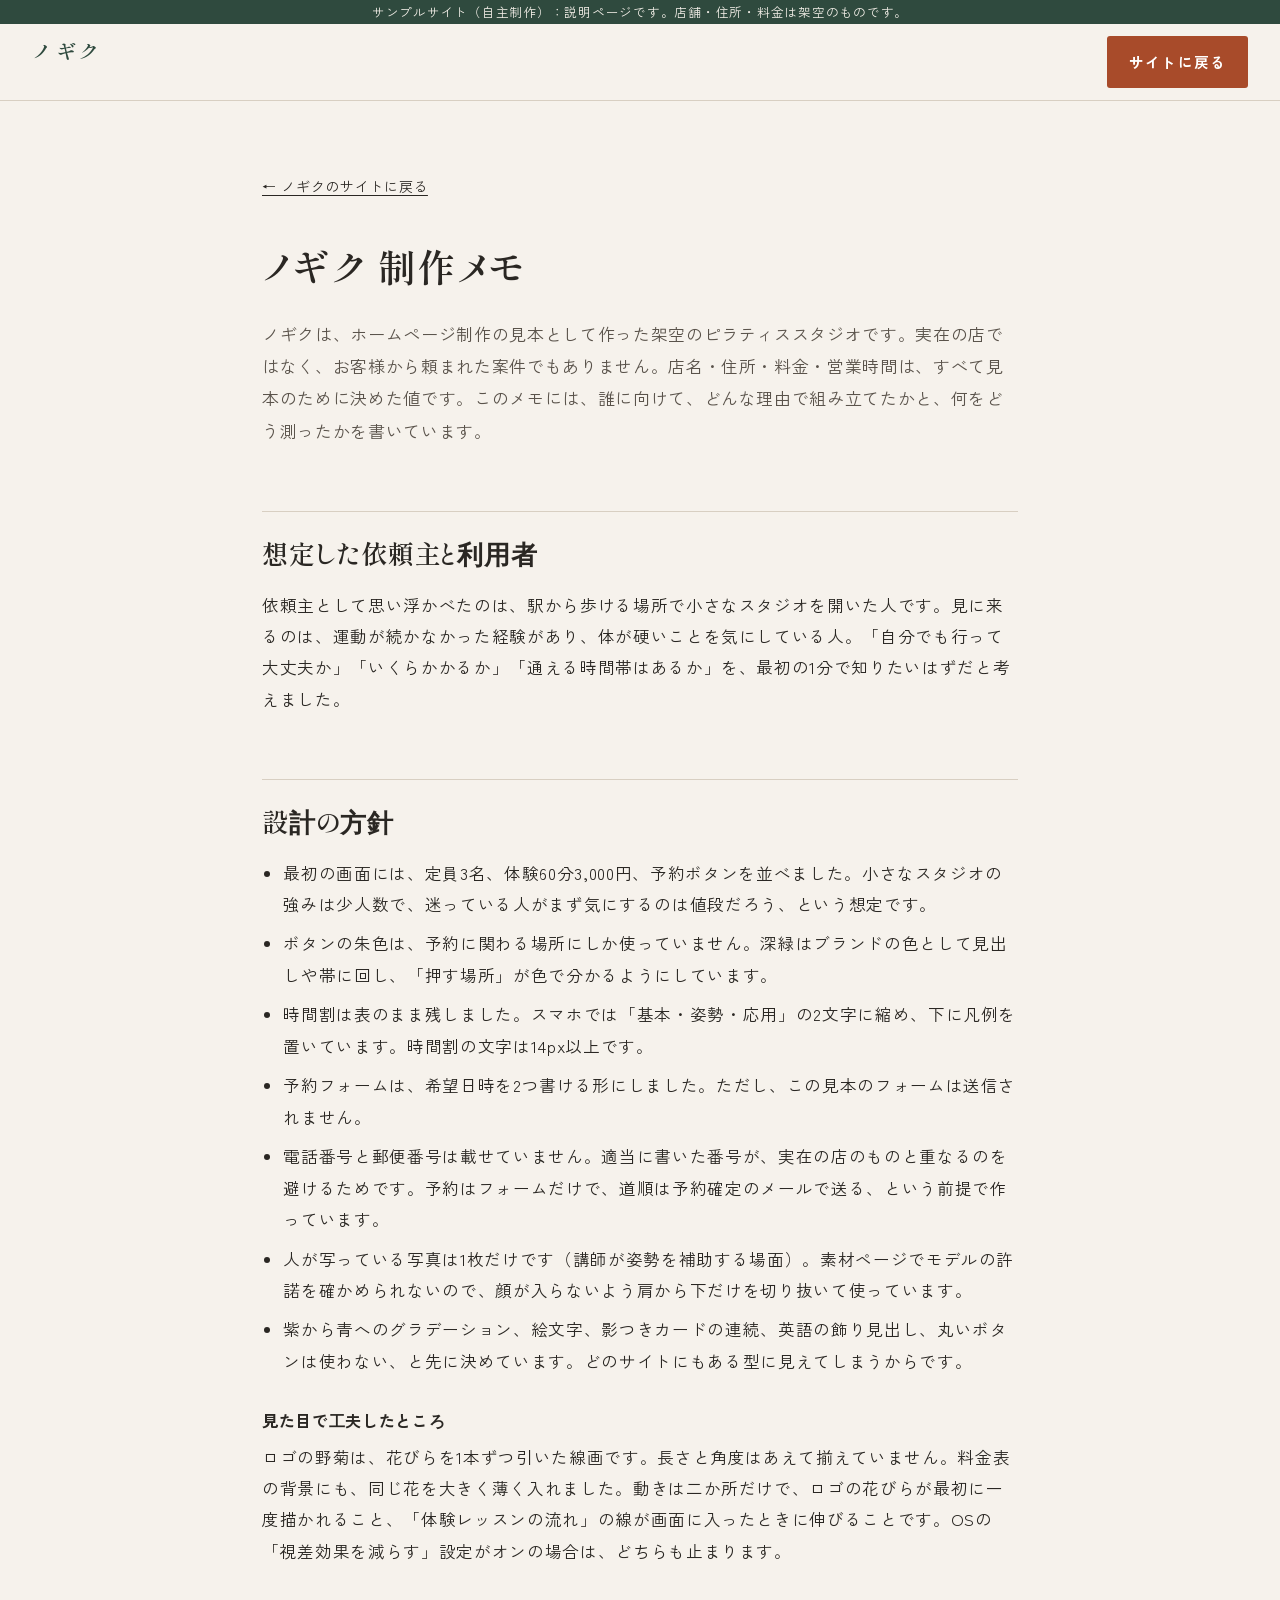
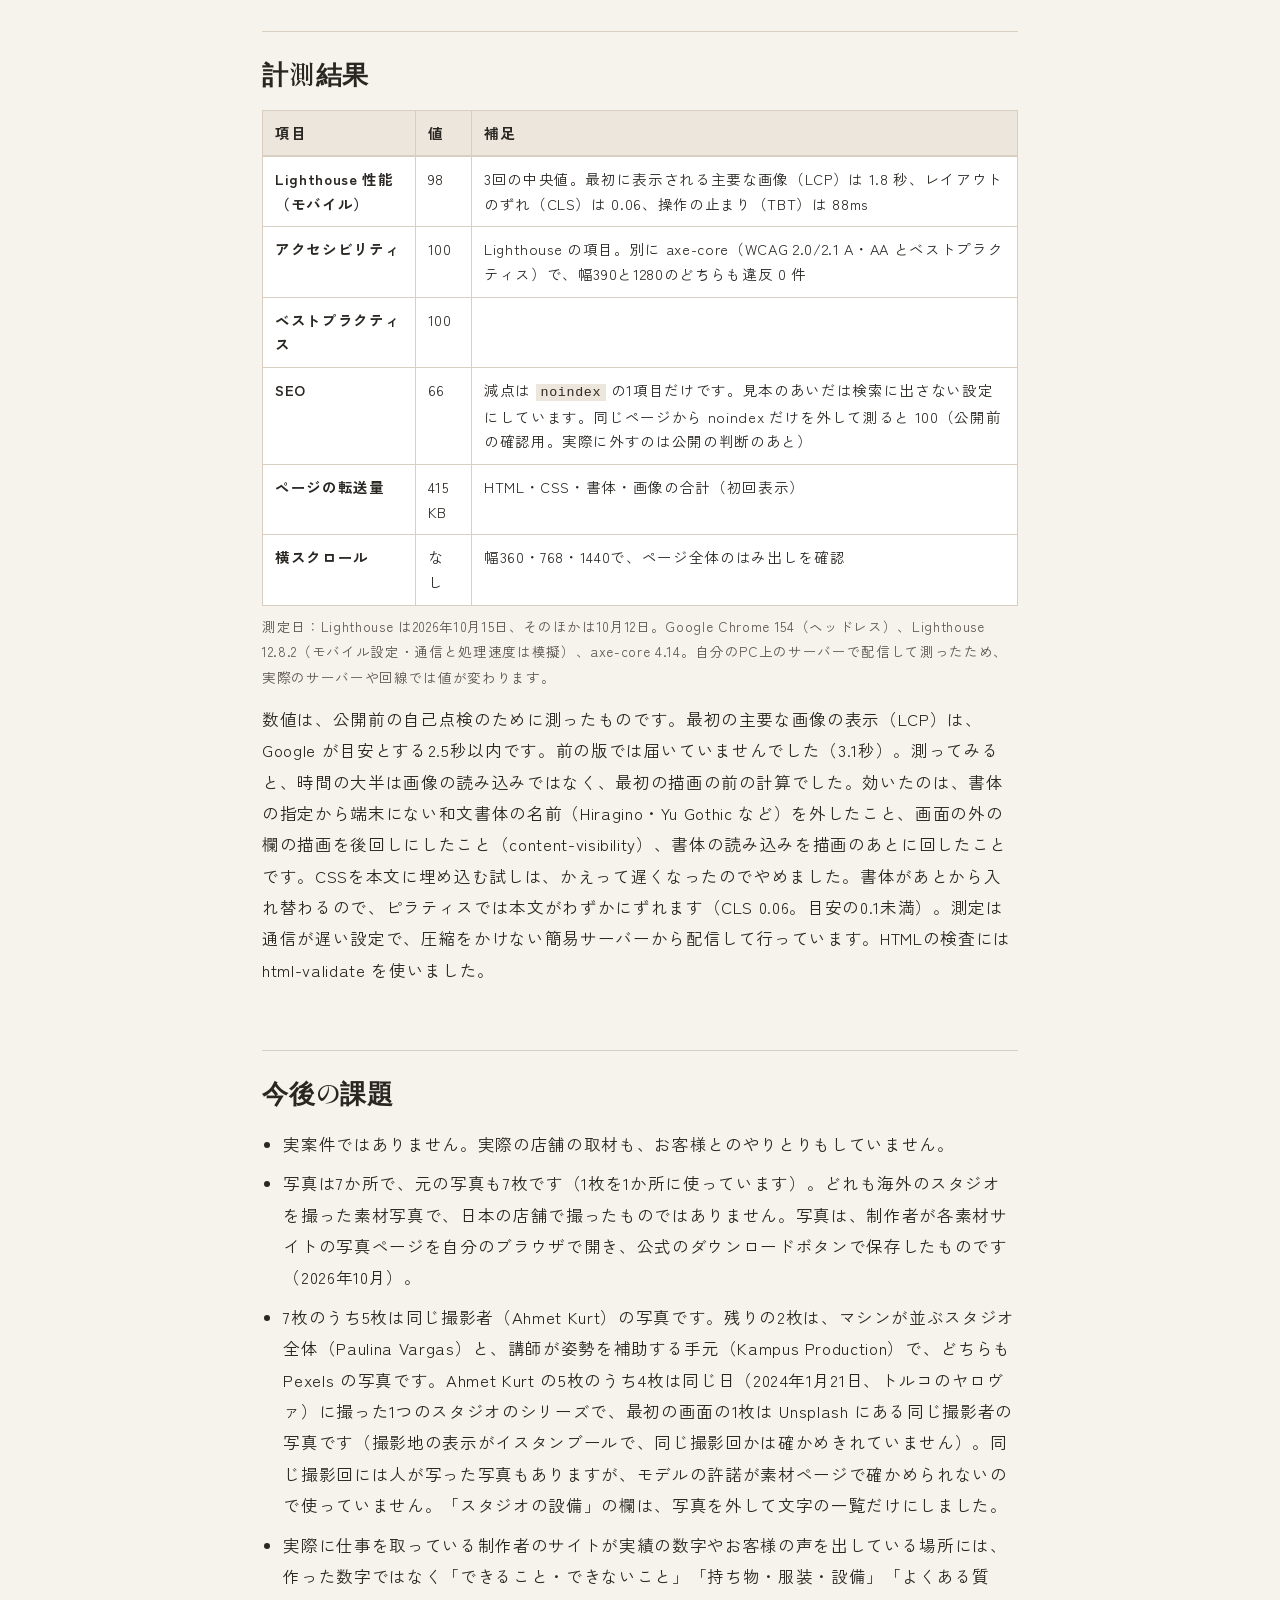
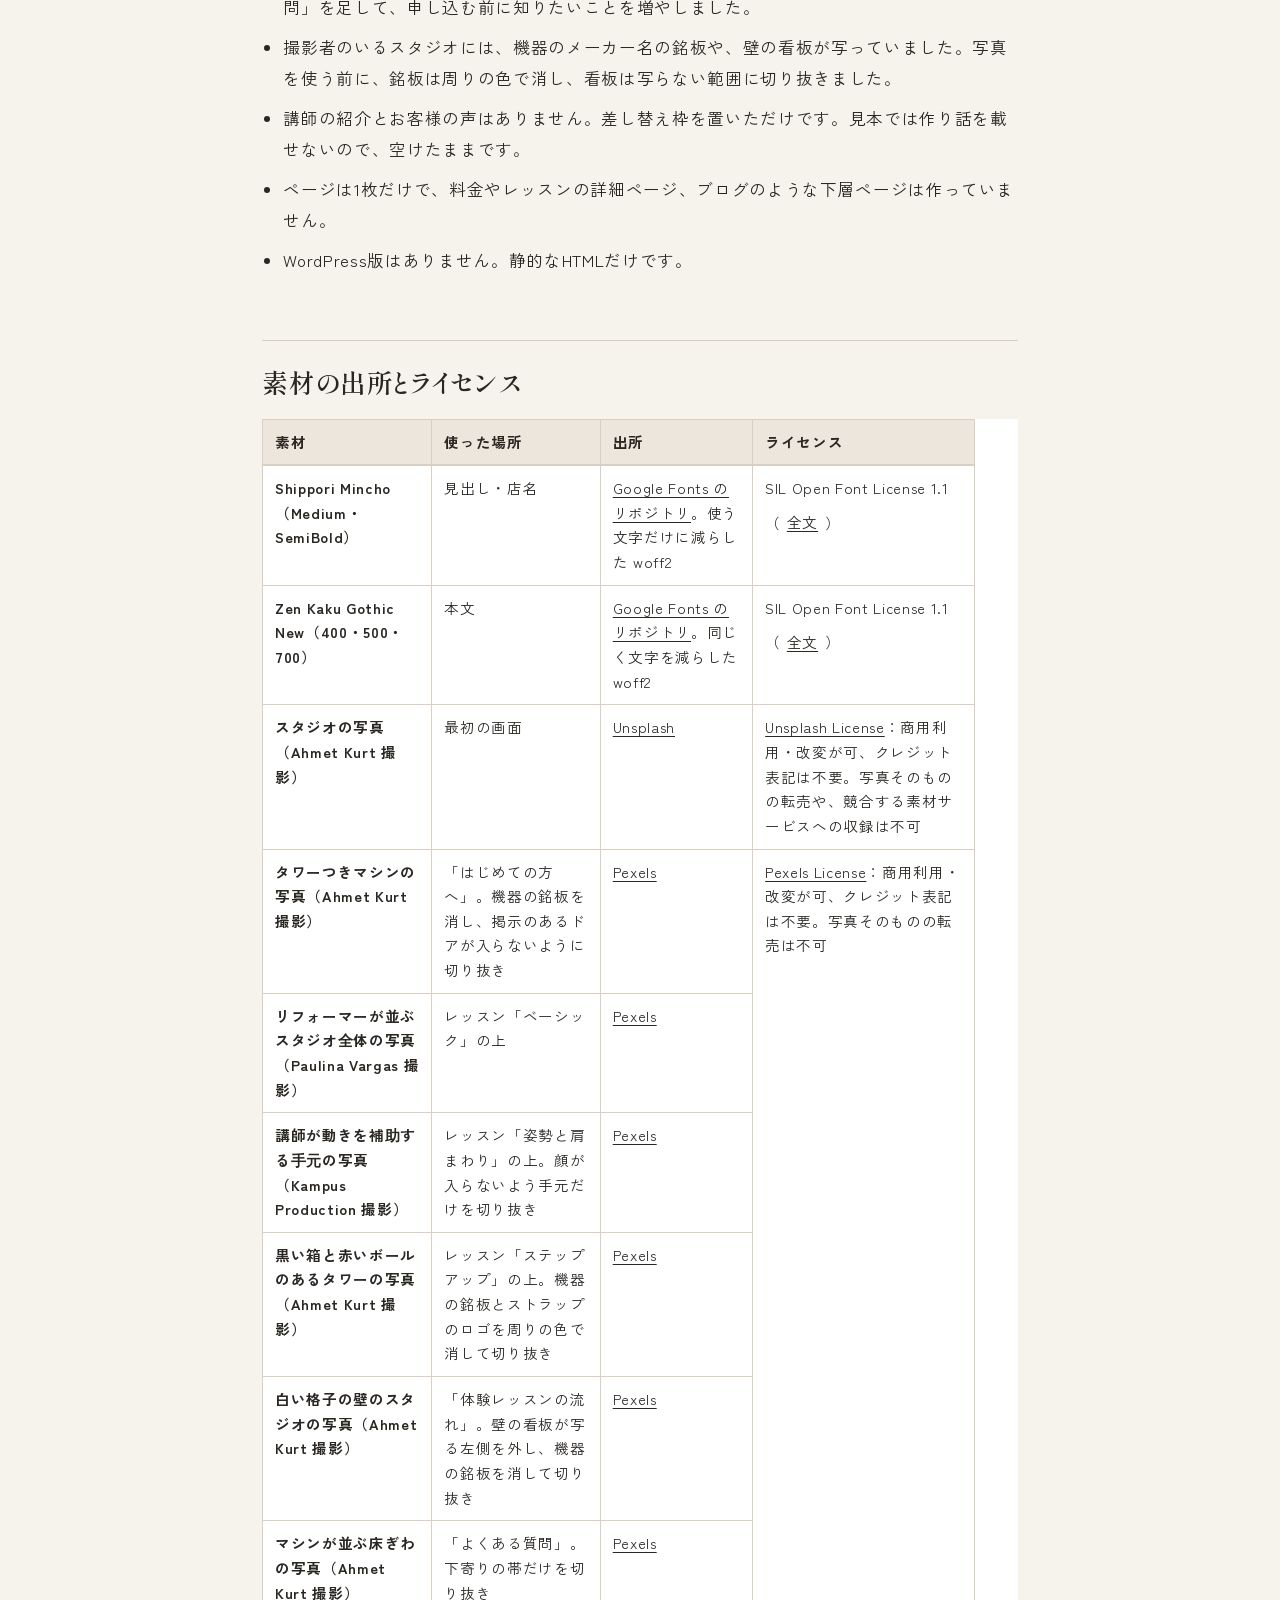
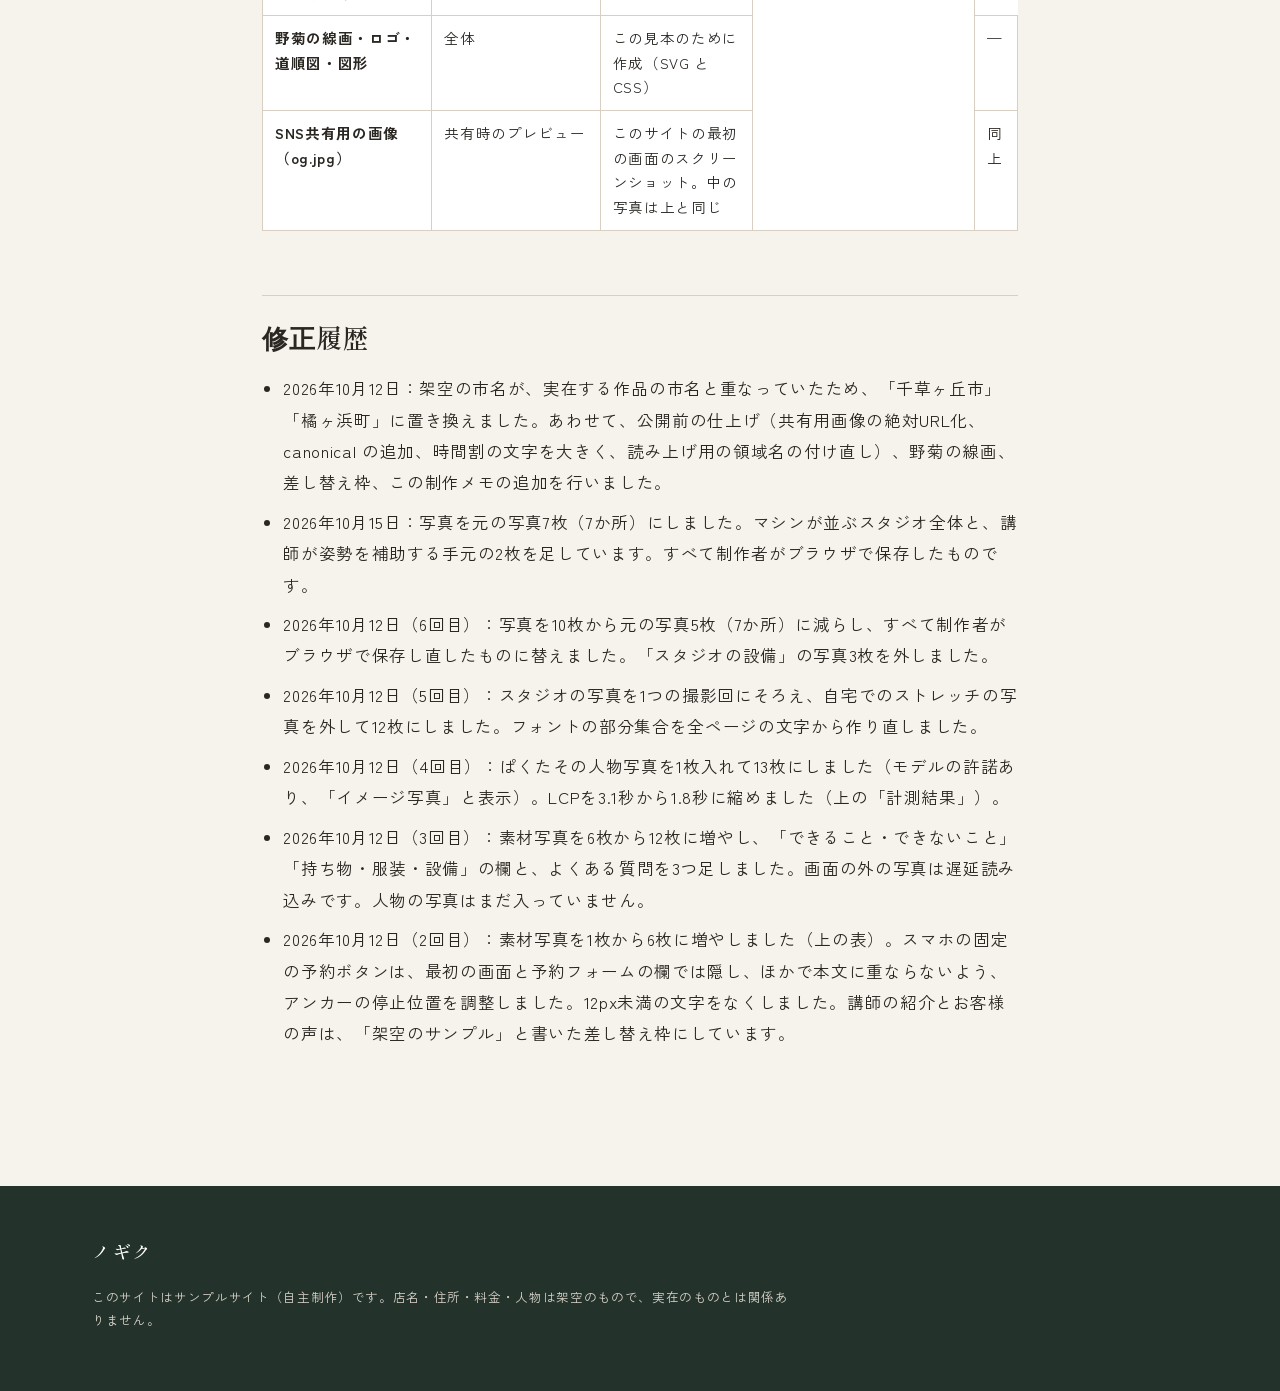
<file: pilates/notes/index.html>
<!DOCTYPE html>
<html lang="ja">
<head>
<meta charset="utf-8">
<meta name="viewport" content="width=device-width, initial-scale=1">
<title>制作メモ｜ノギク（サンプルサイト）</title>
<meta name="description" content="ノギク（架空のピラティススタジオ）の制作メモ。設計の意図、測定値、素材の出所。">
<meta name="robots" content="noindex">
<link rel="canonical" href="https://reypage.pages.dev/pilates/notes/">
<link rel="icon" href="data:image/svg+xml,%3Csvg xmlns=%22http://www.w3.org/2000/svg%22 viewBox=%220 0 16 16%22%3E%3Crect width=%2216%22 height=%2216%22 fill=%22%232F4A3E%22/%3E%3C/svg%3E">
<link rel="stylesheet" href="../style.css">
<link rel="stylesheet" href="../fonts.css">
</head>
<body>
<a class="skip" href="#main">本文へ移動</a>
<aside class="sample-bar" aria-label="この見本について">サンプルサイト（自主制作）：説明ページです。店舗・住所・料金は架空のものです。</aside>
<header class="header"><div class="header__inner"><a class="logo" href="../"><span class="logo__main" style="font-size:20px">ノギク</span></a><a class="btn btn--primary" href="../" style="margin-left:auto">サイトに戻る</a></div></header>
<main id="main" class="notes"><div class="wrap wrap--narrow">
<p class="notes__back"><a href="../">← ノギクのサイトに戻る</a></p>
<h1>ノギク 制作メモ</h1>
<p class="notes__lead">ノギクは、ホームページ制作の見本として作った架空のピラティススタジオです。実在の店ではなく、お客様から頼まれた案件でもありません。店名・住所・料金・営業時間は、すべて見本のために決めた値です。このメモには、誰に向けて、どんな理由で組み立てたかと、何をどう測ったかを書いています。</p>

<h2>想定した依頼主と利用者</h2>
<p>依頼主として思い浮かべたのは、駅から歩ける場所で小さなスタジオを開いた人です。見に来るのは、運動が続かなかった経験があり、体が硬いことを気にしている人。「自分でも行って大丈夫か」「いくらかかるか」「通える時間帯はあるか」を、最初の1分で知りたいはずだと考えました。</p>

<h2>設計の方針</h2>
<ul>
<li>最初の画面には、定員3名、体験60分3,000円、予約ボタンを並べました。小さなスタジオの強みは少人数で、迷っている人がまず気にするのは値段だろう、という想定です。</li>
<li>ボタンの朱色は、予約に関わる場所にしか使っていません。深緑はブランドの色として見出しや帯に回し、「押す場所」が色で分かるようにしています。</li>
<li>時間割は表のまま残しました。スマホでは「基本・姿勢・応用」の2文字に縮め、下に凡例を置いています。時間割の文字は14px以上です。</li>
<li>予約フォームは、希望日時を2つ書ける形にしました。ただし、この見本のフォームは送信されません。</li>
<li>電話番号と郵便番号は載せていません。適当に書いた番号が、実在の店のものと重なるのを避けるためです。予約はフォームだけで、道順は予約確定のメールで送る、という前提で作っています。</li>
<li>人が写っている写真は1枚だけです（講師が姿勢を補助する場面）。素材ページでモデルの許諾を確かめられないので、顔が入らないよう肩から下だけを切り抜いて使っています。</li>
<li>紫から青へのグラデーション、絵文字、影つきカードの連続、英語の飾り見出し、丸いボタンは使わない、と先に決めています。どのサイトにもある型に見えてしまうからです。</li>
</ul>
<h3>見た目で工夫したところ</h3>
<p>ロゴの野菊は、花びらを1本ずつ引いた線画です。長さと角度はあえて揃えていません。料金表の背景にも、同じ花を大きく薄く入れました。動きは二か所だけで、ロゴの花びらが最初に一度描かれること、「体験レッスンの流れ」の線が画面に入ったときに伸びることです。OSの「視差効果を減らす」設定がオンの場合は、どちらも止まります。</p>

<h2>計測結果</h2>
<div class="notes__scroll" tabindex="0" role="region" aria-label="測定値の表（横にスクロールできます）"><table>
<caption class="visually-hidden">Lighthouse と axe の測定値</caption>
<thead><tr><th scope="col">項目</th><th scope="col">値</th><th scope="col">補足</th></tr></thead>
<tbody>
<tr><th scope="row">Lighthouse 性能（モバイル）</th><td data-label="値">98</td><td data-label="補足">3回の中央値。最初に表示される主要な画像（LCP）は 1.8 秒、レイアウトのずれ（CLS）は 0.06、操作の止まり（TBT）は 88ms</td></tr>
<tr><th scope="row">アクセシビリティ</th><td data-label="値">100</td><td data-label="補足">Lighthouse の項目。別に axe-core（WCAG 2.0/2.1 A・AA とベストプラクティス）で、幅390と1280のどちらも違反 0 件</td></tr>
<tr><th scope="row">ベストプラクティス</th><td data-label="値">100</td><td data-label="補足"></td></tr>
<tr><th scope="row">SEO</th><td data-label="値">66</td><td data-label="補足">減点は <code>noindex</code> の1項目だけです。見本のあいだは検索に出さない設定にしています。同じページから noindex だけを外して測ると 100（公開前の確認用。実際に外すのは公開の判断のあと）</td></tr>
<tr><th scope="row">ページの転送量</th><td data-label="値">415 KB</td><td data-label="補足">HTML・CSS・書体・画像の合計（初回表示）</td></tr>
<tr><th scope="row">横スクロール</th><td data-label="値">なし</td><td data-label="補足">幅360・768・1440で、ページ全体のはみ出しを確認</td></tr>
</tbody></table></div>
<p class="src">測定日：Lighthouse は2026年10月15日、そのほかは10月12日。Google Chrome 154（ヘッドレス）、Lighthouse 12.8.2（モバイル設定・通信と処理速度は模擬）、axe-core 4.14。自分のPC上のサーバーで配信して測ったため、実際のサーバーや回線では値が変わります。</p>
<p>数値は、公開前の自己点検のために測ったものです。最初の主要な画像の表示（LCP）は、Google が目安とする2.5秒以内です。前の版では届いていませんでした（3.1秒）。測ってみると、時間の大半は画像の読み込みではなく、最初の描画の前の計算でした。効いたのは、書体の指定から端末にない和文書体の名前（Hiragino・Yu Gothic など）を外したこと、画面の外の欄の描画を後回しにしたこと（content-visibility）、書体の読み込みを描画のあとに回したことです。CSSを本文に埋め込む試しは、かえって遅くなったのでやめました。書体があとから入れ替わるので、ピラティスでは本文がわずかにずれます（CLS 0.06。目安の0.1未満）。測定は通信が遅い設定で、圧縮をかけない簡易サーバーから配信して行っています。HTMLの検査には html-validate を使いました。</p>

<h2>今後の課題</h2>
<ul>
<li>実案件ではありません。実際の店舗の取材も、お客様とのやりとりもしていません。</li>
<li>写真は7か所で、元の写真も7枚です（1枚を1か所に使っています）。どれも海外のスタジオを撮った素材写真で、日本の店舗で撮ったものではありません。写真は、制作者が各素材サイトの写真ページを自分のブラウザで開き、公式のダウンロードボタンで保存したものです（2026年10月）。</li>
<li>7枚のうち5枚は同じ撮影者（Ahmet Kurt）の写真です。残りの2枚は、マシンが並ぶスタジオ全体（Paulina Vargas）と、講師が姿勢を補助する手元（Kampus Production）で、どちらも Pexels の写真です。Ahmet Kurt の5枚のうち4枚は同じ日（2024年1月21日、トルコのヤロヴァ）に撮った1つのスタジオのシリーズで、最初の画面の1枚は Unsplash にある同じ撮影者の写真です（撮影地の表示がイスタンブールで、同じ撮影回かは確かめきれていません）。同じ撮影回には人が写った写真もありますが、モデルの許諾が素材ページで確かめられないので使っていません。「スタジオの設備」の欄は、写真を外して文字の一覧だけにしました。</li>
<li>実際に仕事を取っている制作者のサイトが実績の数字やお客様の声を出している場所には、作った数字ではなく「できること・できないこと」「持ち物・服装・設備」「よくある質問」を足して、申し込む前に知りたいことを増やしました。</li>
<li>撮影者のいるスタジオには、機器のメーカー名の銘板や、壁の看板が写っていました。写真を使う前に、銘板は周りの色で消し、看板は写らない範囲に切り抜きました。</li>
<li>講師の紹介とお客様の声はありません。差し替え枠を置いただけです。見本では作り話を載せないので、空けたままです。</li>
<li>ページは1枚だけで、料金やレッスンの詳細ページ、ブログのような下層ページは作っていません。</li>
<li>WordPress版はありません。静的なHTMLだけです。</li>
</ul>

<h2>素材の出所とライセンス</h2>
<div class="notes__scroll" tabindex="0" role="region" aria-label="素材の出所とライセンスの表（横にスクロールできます）"><table>
<caption class="visually-hidden">素材の出所とライセンス</caption>
<thead><tr><th scope="col">素材</th><th scope="col">使った場所</th><th scope="col">出所</th><th scope="col">ライセンス</th></tr></thead>
<tbody>
<tr><th scope="row">Shippori Mincho（Medium・SemiBold）</th><td data-label="使った場所">見出し・店名</td><td data-label="出所"><a href="https://github.com/google/fonts/tree/main/ofl/shipporimincho">Google Fonts のリポジトリ</a>。使う文字だけに減らした woff2</td><td data-label="ライセンス">SIL Open Font License 1.1（<a href="../fonts/OFL_ShipporiMincho.txt">全文</a>）</td></tr>
<tr><th scope="row">Zen Kaku Gothic New（400・500・700）</th><td data-label="使った場所">本文</td><td data-label="出所"><a href="https://github.com/google/fonts/tree/main/ofl/zenkakugothicnew">Google Fonts のリポジトリ</a>。同じく文字を減らした woff2</td><td data-label="ライセンス">SIL Open Font License 1.1（<a href="../fonts/OFL_ZenKakuGothicNew.txt">全文</a>）</td></tr>
<tr><th scope="row">スタジオの写真（Ahmet Kurt 撮影）</th><td data-label="使った場所">最初の画面</td><td data-label="出所"><a href="https://unsplash.com/photos/NY3A6U9hVt0">Unsplash</a></td><td data-label="ライセンス"><a href="https://unsplash.com/license">Unsplash License</a>：商用利用・改変が可、クレジット表記は不要。写真そのものの転売や、競合する素材サービスへの収録は不可</td></tr>
<tr><th scope="row">タワーつきマシンの写真（Ahmet Kurt 撮影）</th><td data-label="使った場所">「はじめての方へ」。機器の銘板を消し、掲示のあるドアが入らないように切り抜き</td><td data-label="出所"><a href="https://www.pexels.com/photo/25599827/">Pexels</a></td><td data-label="ライセンス" rowspan="11"><a href="https://www.pexels.com/license/">Pexels License</a>：商用利用・改変が可、クレジット表記は不要。写真そのものの転売は不可</td></tr>
<tr><th scope="row">リフォーマーが並ぶスタジオ全体の写真（Paulina Vargas 撮影）</th><td data-label="使った場所">レッスン「ベーシック」の上</td><td data-label="出所"><a href="https://www.pexels.com/photo/36833353/">Pexels</a></td></tr>
<tr><th scope="row">講師が動きを補助する手元の写真（Kampus Production 撮影）</th><td data-label="使った場所">レッスン「姿勢と肩まわり」の上。顔が入らないよう手元だけを切り抜き</td><td data-label="出所"><a href="https://www.pexels.com/photo/5992858/">Pexels</a></td></tr>
<tr><th scope="row">黒い箱と赤いボールのあるタワーの写真（Ahmet Kurt 撮影）</th><td data-label="使った場所">レッスン「ステップアップ」の上。機器の銘板とストラップのロゴを周りの色で消して切り抜き</td><td data-label="出所"><a href="https://www.pexels.com/photo/25599832/">Pexels</a></td></tr>
<tr><th scope="row">白い格子の壁のスタジオの写真（Ahmet Kurt 撮影）</th><td data-label="使った場所">「体験レッスンの流れ」。壁の看板が写る左側を外し、機器の銘板を消して切り抜き</td><td data-label="出所"><a href="https://www.pexels.com/photo/25599829/">Pexels</a></td></tr>
<tr><th scope="row">マシンが並ぶ床ぎわの写真（Ahmet Kurt 撮影）</th><td data-label="使った場所">「よくある質問」。下寄りの帯だけを切り抜き</td><td data-label="出所"><a href="https://www.pexels.com/photo/25599824/">Pexels</a></td></tr>
<tr><th scope="row">野菊の線画・ロゴ・道順図・図形</th><td data-label="使った場所">全体</td><td data-label="出所">この見本のために作成（SVG と CSS）</td><td data-label="ライセンス">—</td></tr>
<tr><th scope="row">SNS共有用の画像（og.jpg）</th><td data-label="使った場所">共有時のプレビュー</td><td data-label="出所">このサイトの最初の画面のスクリーンショット。中の写真は上と同じ</td><td data-label="ライセンス">同上</td></tr>
</tbody></table></div>

<h2>修正履歴</h2>
<ul>
<li>2026年10月12日：架空の市名が、実在する作品の市名と重なっていたため、「千草ヶ丘市」「橘ヶ浜町」に置き換えました。あわせて、公開前の仕上げ（共有用画像の絶対URL化、canonical の追加、時間割の文字を大きく、読み上げ用の領域名の付け直し）、野菊の線画、差し替え枠、この制作メモの追加を行いました。</li>
<li>2026年10月15日：写真を元の写真7枚（7か所）にしました。マシンが並ぶスタジオ全体と、講師が姿勢を補助する手元の2枚を足しています。すべて制作者がブラウザで保存したものです。</li>
<li>2026年10月12日（6回目）：写真を10枚から元の写真5枚（7か所）に減らし、すべて制作者がブラウザで保存し直したものに替えました。「スタジオの設備」の写真3枚を外しました。</li>
<li>2026年10月12日（5回目）：スタジオの写真を1つの撮影回にそろえ、自宅でのストレッチの写真を外して12枚にしました。フォントの部分集合を全ページの文字から作り直しました。</li>
<li>2026年10月12日（4回目）：ぱくたその人物写真を1枚入れて13枚にしました（モデルの許諾あり、「イメージ写真」と表示）。LCPを3.1秒から1.8秒に縮めました（上の「計測結果」）。</li>
<li>2026年10月12日（3回目）：素材写真を6枚から12枚に増やし、「できること・できないこと」「持ち物・服装・設備」の欄と、よくある質問を3つ足しました。画面の外の写真は遅延読み込みです。人物の写真はまだ入っていません。</li>
<li>2026年10月12日（2回目）：素材写真を1枚から6枚に増やしました（上の表）。スマホの固定の予約ボタンは、最初の画面と予約フォームの欄では隠し、ほかで本文に重ならないよう、アンカーの停止位置を調整しました。12px未満の文字をなくしました。講師の紹介とお客様の声は、「架空のサンプル」と書いた差し替え枠にしています。</li>
</ul>

</div></main>
<footer class="footer"><div class="wrap"><p class="footer__logo">ノギク</p><p class="footer__disclaimer">このサイトはサンプルサイト（自主制作）です。店名・住所・料金・人物は架空のもので、実在のものとは関係ありません。</p></div></footer>
</body></html>
</file>
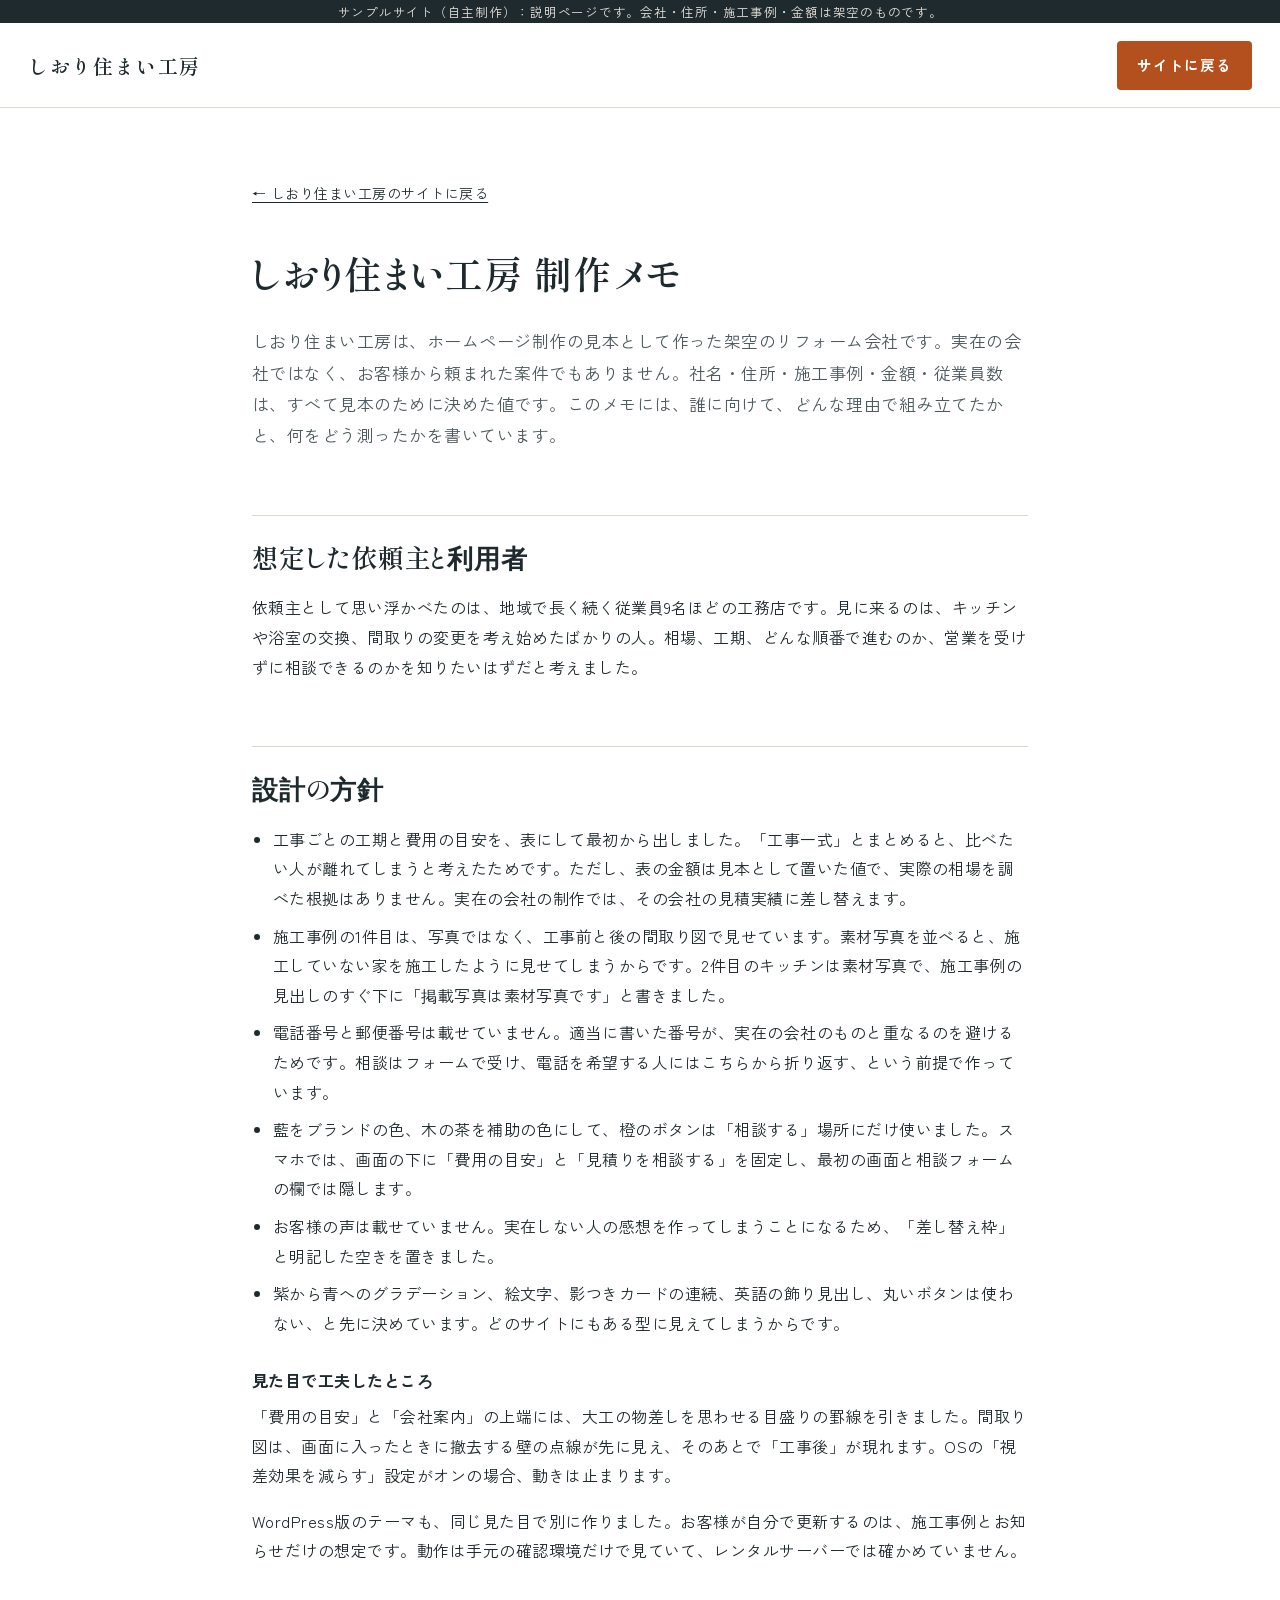
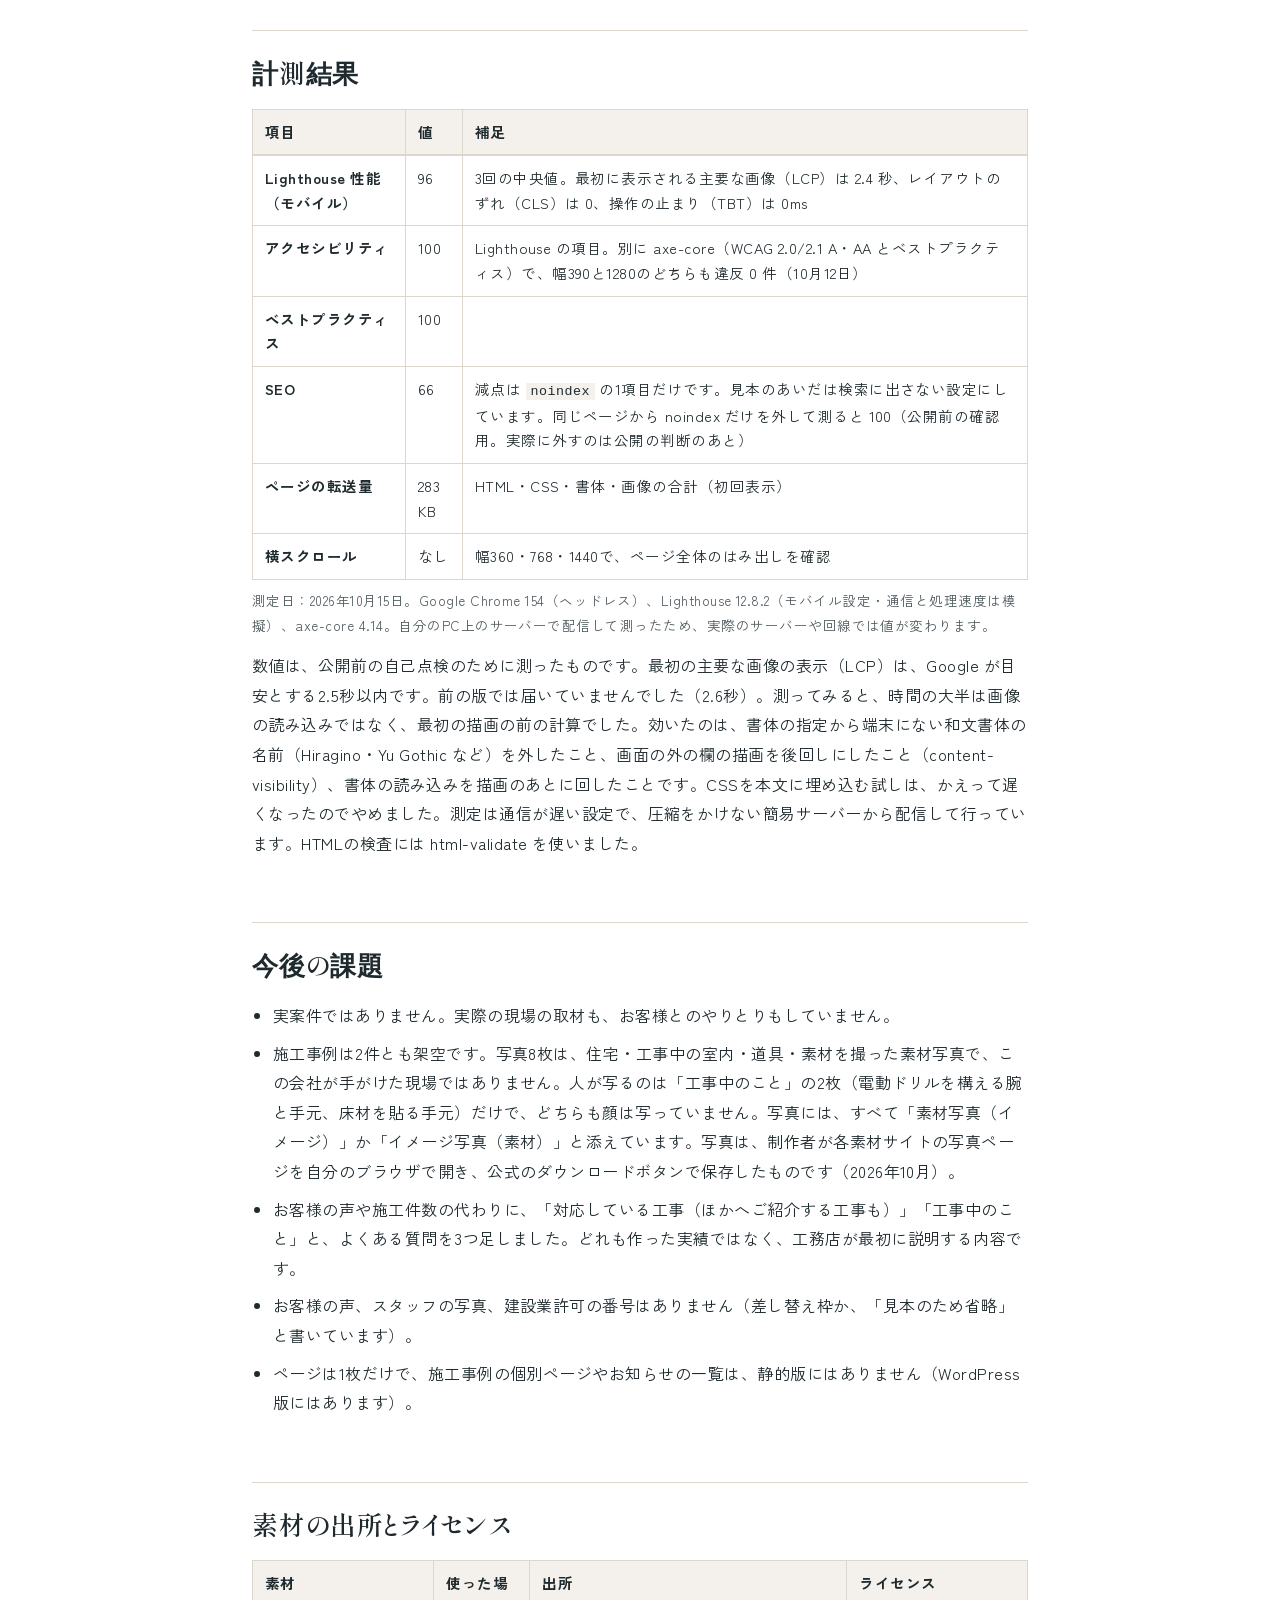
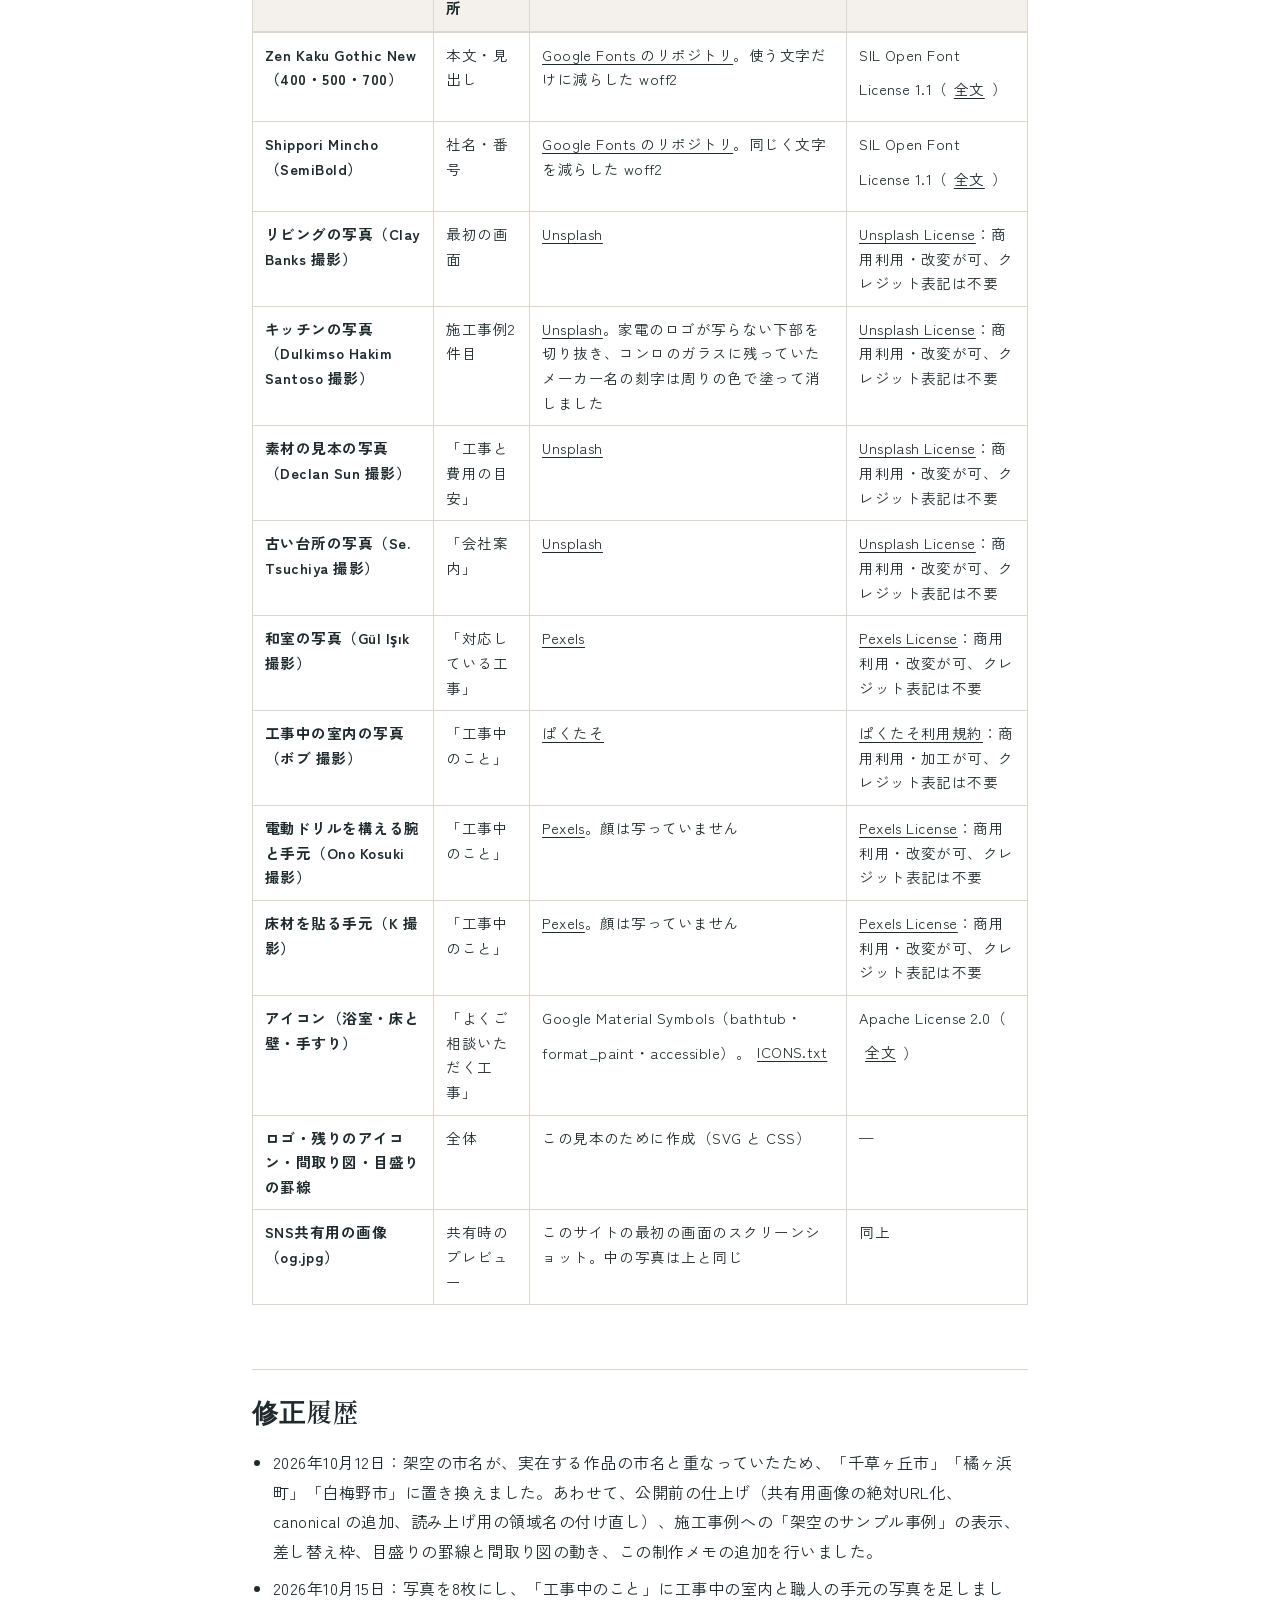
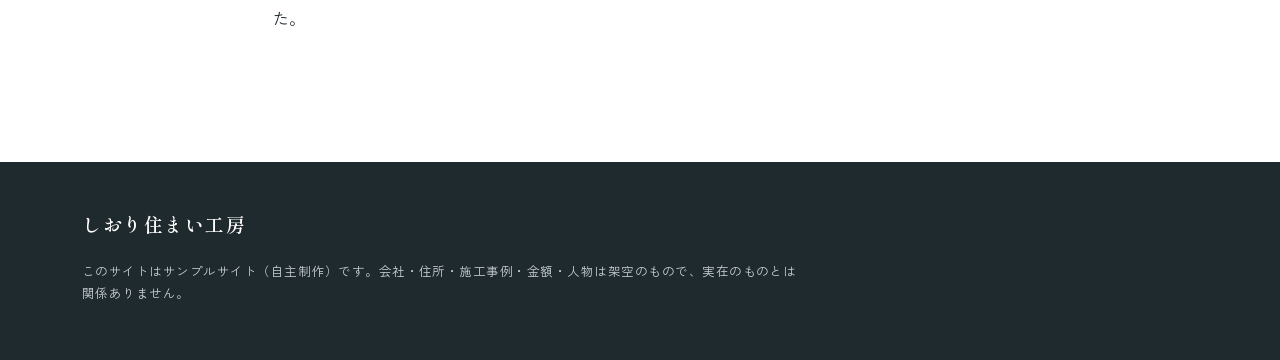
<file: reform/notes/index.html>
<!DOCTYPE html>
<html lang="ja">
<head>
<meta charset="utf-8">
<meta name="viewport" content="width=device-width, initial-scale=1">
<title>制作メモ｜しおり住まい工房（サンプルサイト）</title>
<meta name="description" content="しおり住まい工房（架空のリフォーム会社）の制作メモ。設計の意図、測定値、素材の出所。">
<meta name="robots" content="noindex">
<link rel="canonical" href="https://reypage.pages.dev/reform/notes/">
<link rel="icon" href="data:image/svg+xml,%3Csvg xmlns=%22http://www.w3.org/2000/svg%22 viewBox=%220 0 16 16%22%3E%3Crect width=%2216%22 height=%2216%22 fill=%22%2324476B%22/%3E%3C/svg%3E">
<link rel="stylesheet" href="../style.css">
<link rel="stylesheet" href="../fonts.css">
</head>
<body>
<a class="skip" href="#main">本文へ移動</a>
<aside class="sample-bar" aria-label="この見本について">サンプルサイト（自主制作）：説明ページです。会社・住所・施工事例・金額は架空のものです。</aside>
<header class="header"><div class="header__inner"><a class="logo" href="../"><span class="logo__main" style="font-size:20px">しおり住まい工房</span></a><a class="btn btn--cta" href="../" style="margin-left:auto">サイトに戻る</a></div></header>
<main id="main" class="notes"><div class="wrap wrap--narrow">
<p class="notes__back"><a href="../">← しおり住まい工房のサイトに戻る</a></p>
<h1>しおり住まい工房 制作メモ</h1>
<p class="notes__lead">しおり住まい工房は、ホームページ制作の見本として作った架空のリフォーム会社です。実在の会社ではなく、お客様から頼まれた案件でもありません。社名・住所・施工事例・金額・従業員数は、すべて見本のために決めた値です。このメモには、誰に向けて、どんな理由で組み立てたかと、何をどう測ったかを書いています。</p>

<h2>想定した依頼主と利用者</h2>
<p>依頼主として思い浮かべたのは、地域で長く続く従業員9名ほどの工務店です。見に来るのは、キッチンや浴室の交換、間取りの変更を考え始めたばかりの人。相場、工期、どんな順番で進むのか、営業を受けずに相談できるのかを知りたいはずだと考えました。</p>

<h2>設計の方針</h2>
<ul>
<li>工事ごとの工期と費用の目安を、表にして最初から出しました。「工事一式」とまとめると、比べたい人が離れてしまうと考えたためです。ただし、表の金額は見本として置いた値で、実際の相場を調べた根拠はありません。実在の会社の制作では、その会社の見積実績に差し替えます。</li>
<li>施工事例の1件目は、写真ではなく、工事前と後の間取り図で見せています。素材写真を並べると、施工していない家を施工したように見せてしまうからです。2件目のキッチンは素材写真で、施工事例の見出しのすぐ下に「掲載写真は素材写真です」と書きました。</li>
<li>電話番号と郵便番号は載せていません。適当に書いた番号が、実在の会社のものと重なるのを避けるためです。相談はフォームで受け、電話を希望する人にはこちらから折り返す、という前提で作っています。</li>
<li>藍をブランドの色、木の茶を補助の色にして、橙のボタンは「相談する」場所にだけ使いました。スマホでは、画面の下に「費用の目安」と「見積りを相談する」を固定し、最初の画面と相談フォームの欄では隠します。</li>
<li>お客様の声は載せていません。実在しない人の感想を作ってしまうことになるため、「差し替え枠」と明記した空きを置きました。</li>
<li>紫から青へのグラデーション、絵文字、影つきカードの連続、英語の飾り見出し、丸いボタンは使わない、と先に決めています。どのサイトにもある型に見えてしまうからです。</li>
</ul>
<h3>見た目で工夫したところ</h3>
<p>「費用の目安」と「会社案内」の上端には、大工の物差しを思わせる目盛りの罫線を引きました。間取り図は、画面に入ったときに撤去する壁の点線が先に見え、そのあとで「工事後」が現れます。OSの「視差効果を減らす」設定がオンの場合、動きは止まります。</p>
<p>WordPress版のテーマも、同じ見た目で別に作りました。お客様が自分で更新するのは、施工事例とお知らせだけの想定です。動作は手元の確認環境だけで見ていて、レンタルサーバーでは確かめていません。</p>

<h2>計測結果</h2>
<div class="notes__scroll" tabindex="0" role="region" aria-label="測定値の表（横にスクロールできます）"><table>
<caption class="visually-hidden">Lighthouse と axe の測定値</caption>
<thead><tr><th scope="col">項目</th><th scope="col">値</th><th scope="col">補足</th></tr></thead>
<tbody>
<tr><th scope="row">Lighthouse 性能（モバイル）</th><td data-label="値">96</td><td data-label="補足">3回の中央値。最初に表示される主要な画像（LCP）は 2.4 秒、レイアウトのずれ（CLS）は 0、操作の止まり（TBT）は 0ms</td></tr>
<tr><th scope="row">アクセシビリティ</th><td data-label="値">100</td><td data-label="補足">Lighthouse の項目。別に axe-core（WCAG 2.0/2.1 A・AA とベストプラクティス）で、幅390と1280のどちらも違反 0 件（10月12日）</td></tr>
<tr><th scope="row">ベストプラクティス</th><td data-label="値">100</td><td data-label="補足"></td></tr>
<tr><th scope="row">SEO</th><td data-label="値">66</td><td data-label="補足">減点は <code>noindex</code> の1項目だけです。見本のあいだは検索に出さない設定にしています。同じページから noindex だけを外して測ると 100（公開前の確認用。実際に外すのは公開の判断のあと）</td></tr>
<tr><th scope="row">ページの転送量</th><td data-label="値">283 KB</td><td data-label="補足">HTML・CSS・書体・画像の合計（初回表示）</td></tr>
<tr><th scope="row">横スクロール</th><td data-label="値">なし</td><td data-label="補足">幅360・768・1440で、ページ全体のはみ出しを確認</td></tr>
</tbody></table></div>
<p class="src">測定日：2026年10月15日。Google Chrome 154（ヘッドレス）、Lighthouse 12.8.2（モバイル設定・通信と処理速度は模擬）、axe-core 4.14。自分のPC上のサーバーで配信して測ったため、実際のサーバーや回線では値が変わります。</p>
<p>数値は、公開前の自己点検のために測ったものです。最初の主要な画像の表示（LCP）は、Google が目安とする2.5秒以内です。前の版では届いていませんでした（2.6秒）。測ってみると、時間の大半は画像の読み込みではなく、最初の描画の前の計算でした。効いたのは、書体の指定から端末にない和文書体の名前（Hiragino・Yu Gothic など）を外したこと、画面の外の欄の描画を後回しにしたこと（content-visibility）、書体の読み込みを描画のあとに回したことです。CSSを本文に埋め込む試しは、かえって遅くなったのでやめました。測定は通信が遅い設定で、圧縮をかけない簡易サーバーから配信して行っています。HTMLの検査には html-validate を使いました。</p>

<h2>今後の課題</h2>
<ul>
<li>実案件ではありません。実際の現場の取材も、お客様とのやりとりもしていません。</li>
<li>施工事例は2件とも架空です。写真8枚は、住宅・工事中の室内・道具・素材を撮った素材写真で、この会社が手がけた現場ではありません。人が写るのは「工事中のこと」の2枚（電動ドリルを構える腕と手元、床材を貼る手元）だけで、どちらも顔は写っていません。写真には、すべて「素材写真（イメージ）」か「イメージ写真（素材）」と添えています。写真は、制作者が各素材サイトの写真ページを自分のブラウザで開き、公式のダウンロードボタンで保存したものです（2026年10月）。</li>
<li>お客様の声や施工件数の代わりに、「対応している工事（ほかへご紹介する工事も）」「工事中のこと」と、よくある質問を3つ足しました。どれも作った実績ではなく、工務店が最初に説明する内容です。</li>
<li>お客様の声、スタッフの写真、建設業許可の番号はありません（差し替え枠か、「見本のため省略」と書いています）。</li>
<li>ページは1枚だけで、施工事例の個別ページやお知らせの一覧は、静的版にはありません（WordPress版にはあります）。</li>
</ul>

<h2>素材の出所とライセンス</h2>
<div class="notes__scroll" tabindex="0" role="region" aria-label="素材の出所とライセンスの表（横にスクロールできます）"><table>
<caption class="visually-hidden">素材の出所とライセンス</caption>
<thead><tr><th scope="col">素材</th><th scope="col">使った場所</th><th scope="col">出所</th><th scope="col">ライセンス</th></tr></thead>
<tbody>
<tr><th scope="row">Zen Kaku Gothic New（400・500・700）</th><td data-label="使った場所">本文・見出し</td><td data-label="出所"><a href="https://github.com/google/fonts/tree/main/ofl/zenkakugothicnew">Google Fonts のリポジトリ</a>。使う文字だけに減らした woff2</td><td data-label="ライセンス">SIL Open Font License 1.1（<a href="../fonts/OFL_ZenKakuGothicNew.txt">全文</a>）</td></tr>
<tr><th scope="row">Shippori Mincho（SemiBold）</th><td data-label="使った場所">社名・番号</td><td data-label="出所"><a href="https://github.com/google/fonts/tree/main/ofl/shipporimincho">Google Fonts のリポジトリ</a>。同じく文字を減らした woff2</td><td data-label="ライセンス">SIL Open Font License 1.1（<a href="../fonts/OFL_ShipporiMincho.txt">全文</a>）</td></tr>
<tr><th scope="row">リビングの写真（Clay Banks 撮影）</th><td data-label="使った場所">最初の画面</td><td data-label="出所"><a href="https://unsplash.com/photos/7pvC_d2iXSE">Unsplash</a></td><td data-label="ライセンス"><a href="https://unsplash.com/license">Unsplash License</a>：商用利用・改変が可、クレジット表記は不要</td></tr>
<tr><th scope="row">キッチンの写真（Dulkimso Hakim Santoso 撮影）</th><td data-label="使った場所">施工事例2件目</td><td data-label="出所"><a href="https://unsplash.com/photos/fdgzbUqUYVI">Unsplash</a>。家電のロゴが写らない下部を切り抜き、コンロのガラスに残っていたメーカー名の刻字は周りの色で塗って消しました</td><td data-label="ライセンス"><a href="https://unsplash.com/license">Unsplash License</a>：商用利用・改変が可、クレジット表記は不要</td></tr>
<tr><th scope="row">素材の見本の写真（Declan Sun 撮影）</th><td data-label="使った場所">「工事と費用の目安」</td><td data-label="出所"><a href="https://unsplash.com/photos/apJMCEBNucw">Unsplash</a></td><td data-label="ライセンス"><a href="https://unsplash.com/license">Unsplash License</a>：商用利用・改変が可、クレジット表記は不要</td></tr>
<tr><th scope="row">古い台所の写真（Se. Tsuchiya 撮影）</th><td data-label="使った場所">「会社案内」</td><td data-label="出所"><a href="https://unsplash.com/photos/gm7OwXLhJFY">Unsplash</a></td><td data-label="ライセンス"><a href="https://unsplash.com/license">Unsplash License</a>：商用利用・改変が可、クレジット表記は不要</td></tr>
<tr><th scope="row">和室の写真（Gül Işık 撮影）</th><td data-label="使った場所">「対応している工事」</td><td data-label="出所"><a href="https://www.pexels.com/photo/35680935/">Pexels</a></td><td data-label="ライセンス"><a href="https://www.pexels.com/license/">Pexels License</a>：商用利用・改変が可、クレジット表記は不要</td></tr>
<tr><th scope="row">工事中の室内の写真（ボブ 撮影）</th><td data-label="使った場所">「工事中のこと」</td><td data-label="出所"><a href="https://www.pakutaso.com/20200706202post-28720.html">ぱくたそ</a></td><td data-label="ライセンス"><a href="https://www.pakutaso.com/userpolicy.html">ぱくたそ利用規約</a>：商用利用・加工が可、クレジット表記は不要</td></tr>
<tr><th scope="row">電動ドリルを構える腕と手元（Ono Kosuki 撮影）</th><td data-label="使った場所">「工事中のこと」</td><td data-label="出所"><a href="https://www.pexels.com/photo/5973900/">Pexels</a>。顔は写っていません</td><td data-label="ライセンス"><a href="https://www.pexels.com/license/">Pexels License</a>：商用利用・改変が可、クレジット表記は不要</td></tr>
<tr><th scope="row">床材を貼る手元（K 撮影）</th><td data-label="使った場所">「工事中のこと」</td><td data-label="出所"><a href="https://www.pexels.com/photo/4263067/">Pexels</a>。顔は写っていません</td><td data-label="ライセンス"><a href="https://www.pexels.com/license/">Pexels License</a>：商用利用・改変が可、クレジット表記は不要</td></tr>
<tr><th scope="row">アイコン（浴室・床と壁・手すり）</th><td data-label="使った場所">「よくご相談いただく工事」</td><td data-label="出所">Google Material Symbols（bathtub・format_paint・accessible）。<a href="../ICONS.txt">ICONS.txt</a></td><td data-label="ライセンス">Apache License 2.0（<a href="../LICENSE_Apache-2.0.txt">全文</a>）</td></tr>
<tr><th scope="row">ロゴ・残りのアイコン・間取り図・目盛りの罫線</th><td data-label="使った場所">全体</td><td data-label="出所">この見本のために作成（SVG と CSS）</td><td data-label="ライセンス">—</td></tr>
<tr><th scope="row">SNS共有用の画像（og.jpg）</th><td data-label="使った場所">共有時のプレビュー</td><td data-label="出所">このサイトの最初の画面のスクリーンショット。中の写真は上と同じ</td><td data-label="ライセンス">同上</td></tr>
</tbody></table></div>

<h2>修正履歴</h2>
<ul>
<li>2026年10月12日：架空の市名が、実在する作品の市名と重なっていたため、「千草ヶ丘市」「橘ヶ浜町」「白梅野市」に置き換えました。あわせて、公開前の仕上げ（共有用画像の絶対URL化、canonical の追加、読み上げ用の領域名の付け直し）、施工事例への「架空のサンプル事例」の表示、差し替え枠、目盛りの罫線と間取り図の動き、この制作メモの追加を行いました。</li>
<li>2026年10月15日：写真を8枚にし、「工事中のこと」に工事中の室内と職人の手元の写真を足しました。</li>
</ul>

</div></main>
<footer class="footer"><div class="wrap"><p class="footer__logo">しおり住まい工房</p><p class="footer__disclaimer">このサイトはサンプルサイト（自主制作）です。会社・住所・施工事例・金額・人物は架空のもので、実在のものとは関係ありません。</p></div></footer>
</body></html>
</file>
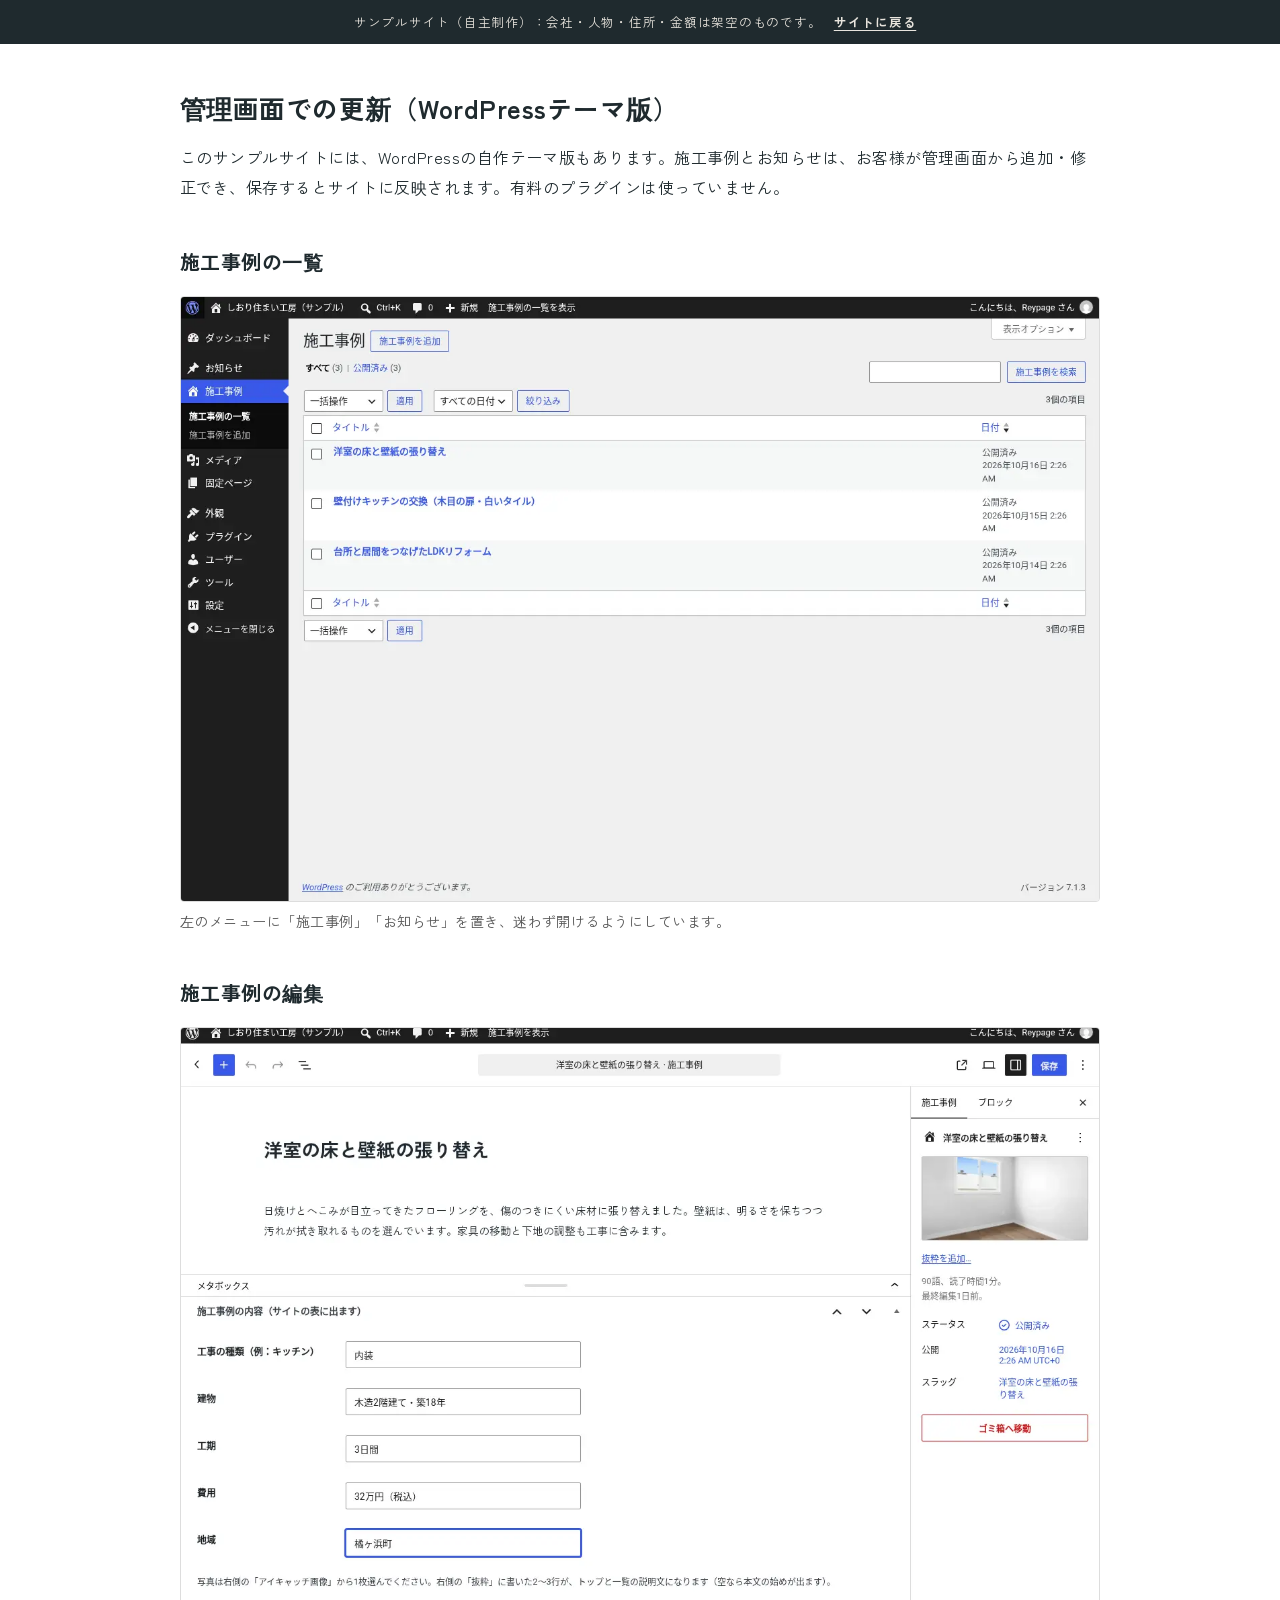
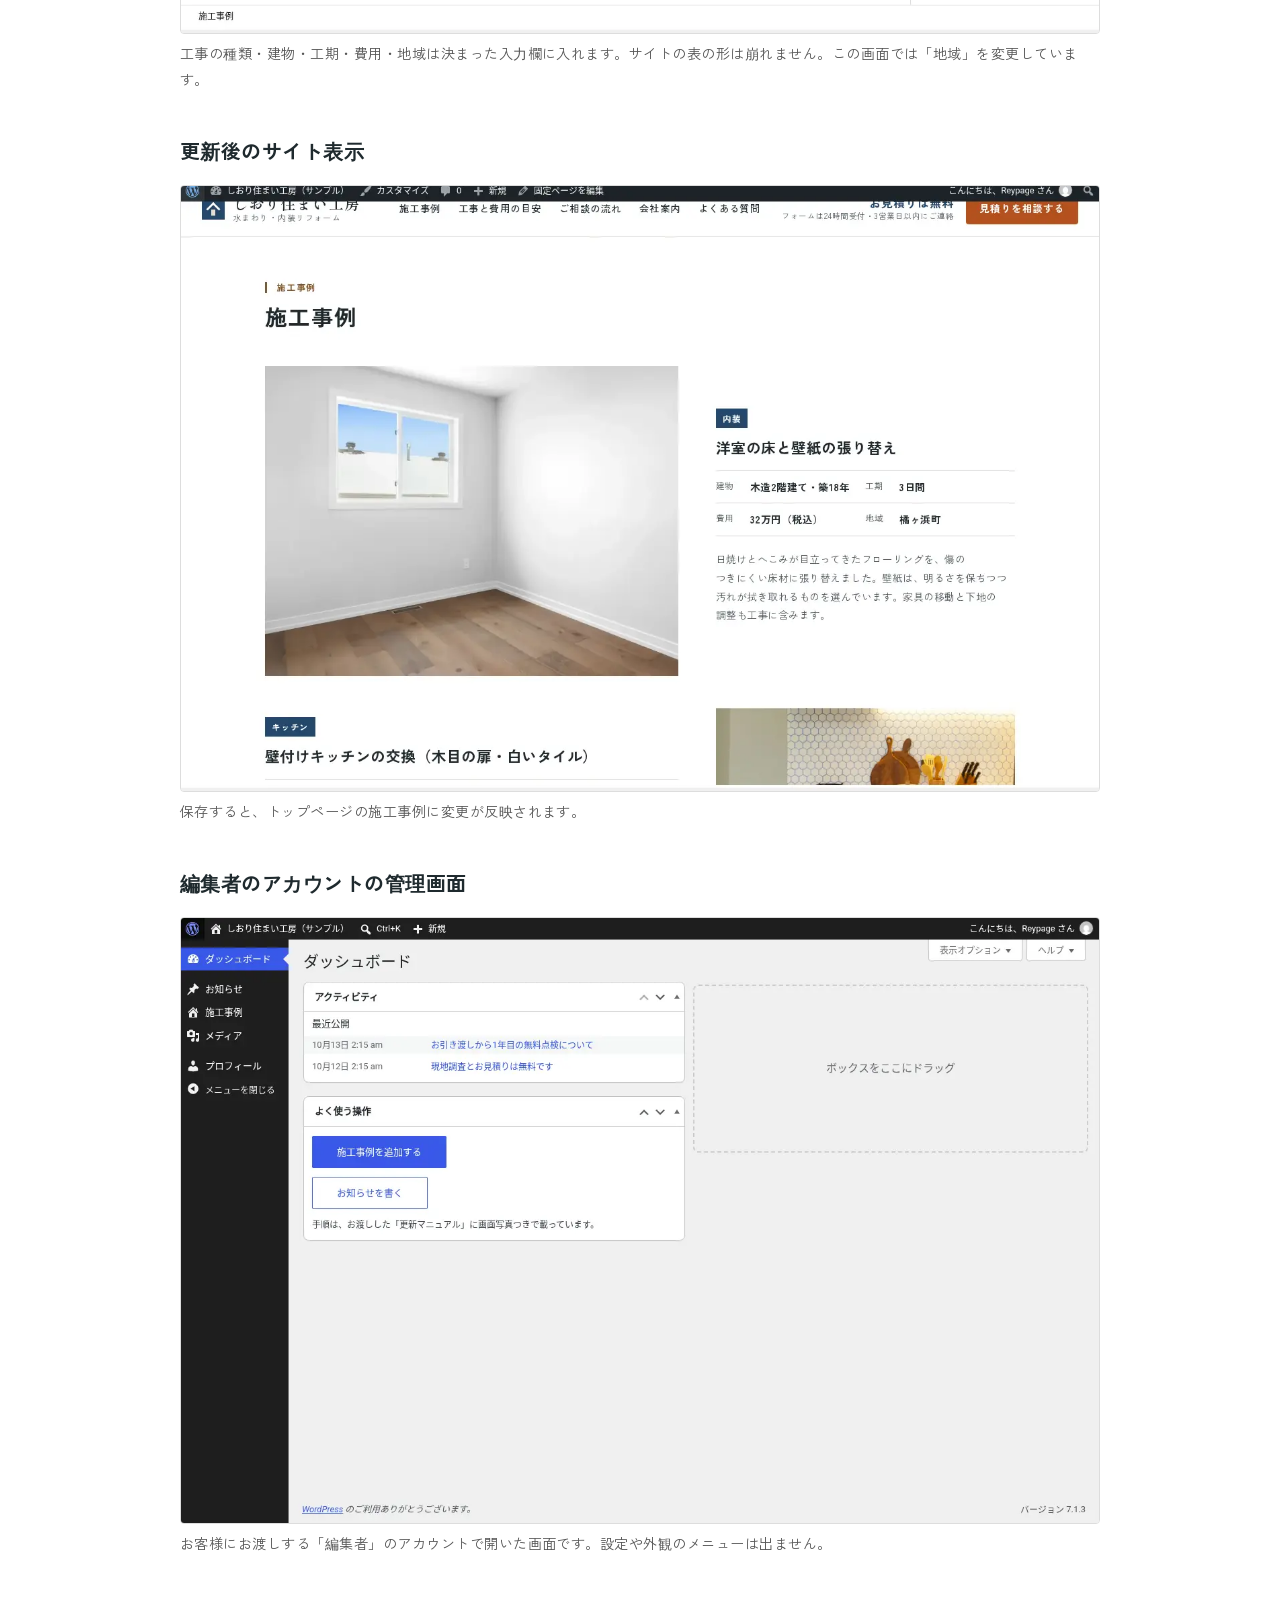
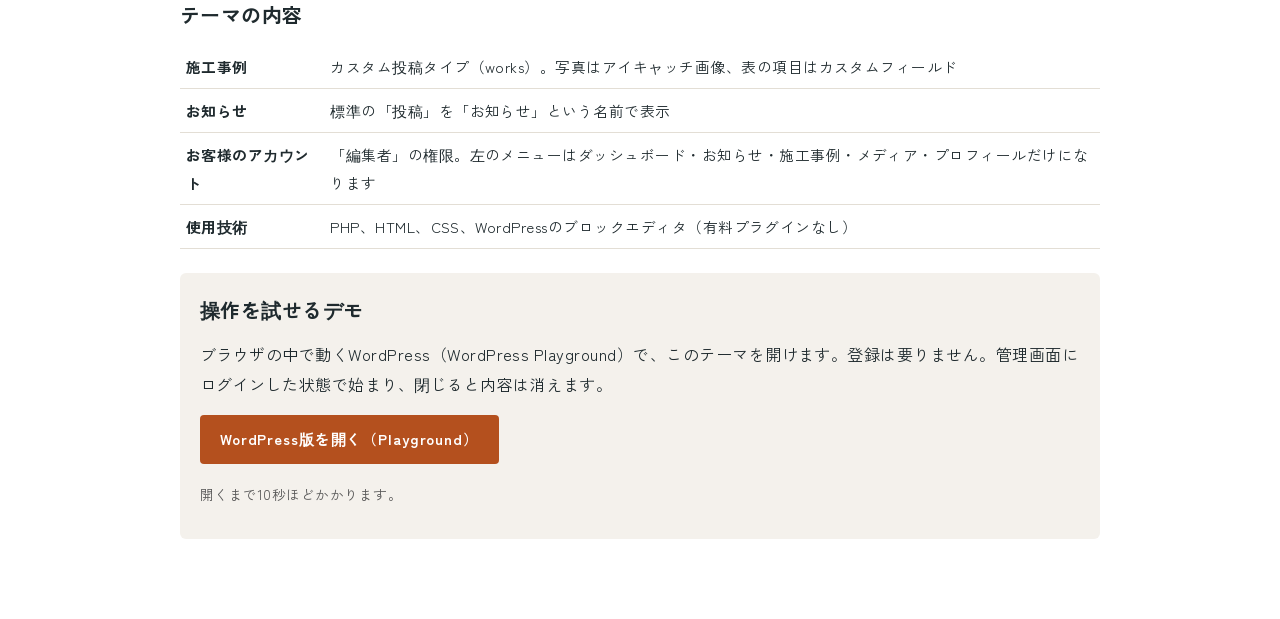
<file: reform/wordpress/index.html>
<!DOCTYPE html>
<html lang="ja">
<head>
<meta charset="utf-8">
<meta name="viewport" content="width=device-width, initial-scale=1">
<title>WordPress版（管理画面での更新）｜しおり住まい工房（サンプルサイト）</title>
<meta name="robots" content="noindex">
<link rel="canonical" href="https://reypage.pages.dev/reform/wordpress/">
<link rel="stylesheet" href="../fonts.css">
<link rel="stylesheet" href="../style.css">
<style>
.wpd{max-width:960px;margin:0 auto;padding:32px 20px 56px}
.wpd h1{font-size:1.6rem;margin:8px 0 12px}.wpd h2{font-size:1.25rem;margin:40px 0 12px}
.wpd figure{margin:16px 0 28px}.wpd img{width:100%;height:auto;border:1px solid #ddd;border-radius:4px}
.wpd figcaption{font-size:.88rem;color:#555;margin-top:6px}
.wpd table{border-collapse:collapse;width:100%;font-size:.92rem}.wpd th,.wpd td{border-bottom:1px solid #e3ded5;padding:8px 6px;text-align:left;vertical-align:top}
.wpd .try{background:#f4f1ec;border-radius:6px;padding:18px 20px;margin:24px 0}
.wpd .note{font-size:.85rem;color:#555}
</style>
</head>
<body>
<aside class="sample-bar" aria-label="この見本について">サンプルサイト（自主制作）：会社・人物・住所・金額は架空のものです。<a href="../">サイトに戻る</a></aside>
<main class="wpd">
<h1>管理画面での更新（WordPressテーマ版）</h1>
<p>このサンプルサイトには、WordPressの自作テーマ版もあります。施工事例とお知らせは、お客様が管理画面から追加・修正でき、保存するとサイトに反映されます。有料のプラグインは使っていません。</p>

<h2>施工事例の一覧</h2>
<figure><img src="img/wp-works-list.webp" width="1366" height="900" alt="管理画面の施工事例の一覧" loading="lazy"><figcaption>左のメニューに「施工事例」「お知らせ」を置き、迷わず開けるようにしています。</figcaption></figure>

<h2>施工事例の編集</h2>
<figure><img src="img/wp-works-edit.webp" width="1366" height="900" alt="施工事例の編集画面。工事の種類・建物・工期・費用・地域の入力欄" loading="lazy"><figcaption>工事の種類・建物・工期・費用・地域は決まった入力欄に入れます。サイトの表の形は崩れません。この画面では「地域」を変更しています。</figcaption></figure>

<h2>更新後のサイト表示</h2>
<figure><img src="img/wp-site-after.webp" width="1366" height="900" alt="更新後のトップページの施工事例。地域が変更されている" loading="lazy"><figcaption>保存すると、トップページの施工事例に変更が反映されます。</figcaption></figure>

<h2>編集者のアカウントの管理画面</h2>
<figure><img src="img/wp-editor-menu.webp" width="1366" height="900" alt="編集者でログインした管理画面。左のメニューはダッシュボード・お知らせ・施工事例・メディア・プロフィール" loading="lazy"><figcaption>お客様にお渡しする「編集者」のアカウントで開いた画面です。設定や外観のメニューは出ません。</figcaption></figure>

<h2>テーマの内容</h2>
<table>
<tr><th>施工事例</th><td>カスタム投稿タイプ（works）。写真はアイキャッチ画像、表の項目はカスタムフィールド</td></tr>
<tr><th>お知らせ</th><td>標準の「投稿」を「お知らせ」という名前で表示</td></tr>
<tr><th>お客様のアカウント</th><td>「編集者」の権限。左のメニューはダッシュボード・お知らせ・施工事例・メディア・プロフィールだけになります</td></tr>
<tr><th>使用技術</th><td>PHP、HTML、CSS、WordPressのブロックエディタ（有料プラグインなし）</td></tr>
</table>

<div class="try">
<h2 style="margin-top:0">操作を試せるデモ</h2>
<p>ブラウザの中で動くWordPress（WordPress Playground）で、このテーマを開けます。登録は要りません。管理画面にログインした状態で始まり、閉じると内容は消えます。</p>
<p><a class="btn btn--cta" href="https://playground.wordpress.net/?blueprint-url=https://reypage.pages.dev/wp/blueprint.json" target="_blank" rel="noopener">WordPress版を開く（Playground）</a></p>
<p class="note">開くまで10秒ほどかかります。</p>

</div>
</main>
</body>
</html>
</file>
<file: b2b/style.css>
/* 汐凪精機（見本・架空）— 色・字・余白の決まりは README の「デザインの決まり」 */
@font-face{font-family:"ZenKaku";src:url(fonts/zenkaku-400.woff2) format("woff2");font-weight:400;font-display:swap}
@font-face{font-family:"ZenKaku";src:url(fonts/zenkaku-700.woff2) format("woff2");font-weight:700;font-display:swap}
@font-face{font-family:"ZenKaku";src:url(fonts/notosym-400.woff2) format("woff2");font-weight:400;font-display:swap;unicode-range:U+3C6}
:root{
  --bg:#FFFFFF; --bg2:#EEF0EE; --ink:#1B2225; --ink2:#4A5559; --line:#D5DAD8;
  --brand:#1E4651; --brand-l:#DCE6E7; --brass:#9A6B1F;
  --cta:#A4441A; --cta-h:#863714;
  --sans:"ZenKaku","Hiragino Sans","Yu Gothic","Noto Sans JP",sans-serif;
  --w:1160px;
}
*,*::before,*::after{box-sizing:border-box}
html{-webkit-text-size-adjust:100%}
body{margin:0;word-break:auto-phrase;background:var(--bg);color:var(--ink);font-family:var(--sans);font-size:16px;line-height:1.85;letter-spacing:.03em}
img{max-width:100%;height:auto;display:block}
a{color:inherit}
:focus-visible{outline:3px solid var(--cta);outline-offset:3px}
p{margin:0 0 1em}
h1,h2,h3{line-height:1.45;letter-spacing:.04em}
.skip{position:absolute;left:-999px;top:0;background:#fff;padding:8px 12px;z-index:100}
.skip:focus{left:8px}
.nw{display:inline-block}
.wrap{max-width:var(--w);margin:0 auto;padding:0 32px}
.wrap--narrow{max-width:860px}
.sample-bar{background:var(--ink);color:#E6E9E7;font-size:13px;text-align:center;padding:6px 12px;line-height:1.6}
.sample-bar a{color:#fff;margin-left:.5em}

/* header */
.header{position:sticky;top:0;z-index:50;background:#fff;border-bottom:1px solid var(--line)}
.header__inner{max-width:1320px;margin:0 auto;padding:0 28px;height:76px;display:flex;align-items:center;gap:28px}
.logo{display:flex;align-items:center;gap:12px;text-decoration:none}
.logo__mark{width:30px;height:30px;border:3px solid var(--brand);position:relative;flex:none}
.logo__mark::after{content:"";position:absolute;inset:6px;border-radius:50%;background:var(--brass)}
.logo__text{display:flex;flex-direction:column;line-height:1.3}
.logo__main{font-weight:700;font-size:21px;letter-spacing:.14em}
.logo__sub{font-size:12px;color:var(--ink2);letter-spacing:.08em}
.nav{margin-left:auto}
.nav ul{display:flex;gap:28px;list-style:none;margin:0;padding:0}
.nav a{text-decoration:none;font-size:15px;padding:6px 0;border-bottom:2px solid transparent}
.nav a:hover,.nav a[aria-current]{border-bottom-color:var(--brand)}
.menu-btn{display:none}

/* buttons */
.btn{display:inline-flex;align-items:center;justify-content:center;gap:10px;text-decoration:none;font-weight:700;letter-spacing:.06em;border-radius:3px;border:0;cursor:pointer;font-family:inherit;font-size:15px}
.btn--cta{background:var(--cta);color:#fff;padding:11px 18px}
.btn--cta:hover{background:var(--cta-h)}
.btn--lg{padding:17px 32px;font-size:16px;min-width:270px}
.btn--lg::after{content:"";width:7px;height:7px;border-top:2px solid currentColor;border-right:2px solid currentColor;transform:rotate(45deg)}
.btn--line{border:2px solid var(--brand);color:var(--brand);padding:12px 26px;background:#fff}
.btn--line:hover{background:var(--brand-l)}
.text-link{color:var(--brand);font-weight:700;text-underline-offset:4px}

/* hero */
.hero{display:grid;grid-template-columns:42fr 58fr;min-height:560px;background:var(--bg2)}
.hero__text{padding:72px 56px 64px max(32px,calc((100vw - var(--w))/2 + 32px));display:flex;flex-direction:column;justify-content:center}
.hero__lead{color:var(--brand);font-weight:700;font-size:15px;margin-bottom:14px}
.hero__title{font-size:clamp(28px,3.1vw,42px);margin:0 0 22px;line-height:1.5}
.hero__body{max-width:30em}
.hero__act{display:flex;flex-wrap:wrap;align-items:center;gap:18px 28px;margin-top:12px}
.hero__photo{margin:0;position:relative}
.hero__photo img{width:100%;height:100%;object-fit:cover}
figcaption{font-size:12px;color:var(--ink2);margin-top:6px}
.hero__photo figcaption{position:absolute;right:0;bottom:0;margin:0;background:rgba(255,255,255,.88);padding:2px 8px}

/* sections */
.sec{padding:96px 0}
.sec--gray{background:var(--bg2)}
.h2{font-size:clamp(23px,2.3vw,30px);margin:0 0 20px;padding-left:16px;border-left:5px solid var(--brand)}
.sec__lead{color:var(--ink2);margin-bottom:32px}
.note{font-size:13.5px;color:var(--ink2)}
.split{display:grid;grid-template-columns:1fr 1fr;gap:56px;align-items:center}
.split__photo{margin:0}
.split--rev .split__photo{order:-1}

.cases{list-style:none;margin:0;padding:0;display:grid;grid-template-columns:repeat(3,1fr);border-top:2px solid var(--ink)}
.cases li{display:flex;gap:16px;padding:26px 24px 8px 0}
.cases li+li{padding-left:24px;border-left:1px solid var(--line)}
.cases__no{font-size:15px;font-weight:700;color:var(--brass);letter-spacing:.1em;padding-top:3px}
.cases h3{font-size:18px;margin:0 0 10px}

/* fictional frames */
.frame{border:2px dashed #8A9396;padding:44px 28px 24px;position:relative;background:#fff}
.sec--gray .frame{background:#fff}
.fict{position:absolute;top:-1px;left:-1px;margin:0;background:#4A5559;color:#fff;font-size:13px;font-weight:700;padding:3px 12px;letter-spacing:.08em}
.facts{display:grid;grid-template-columns:repeat(4,1fr);margin:0}
.facts div{padding:6px 20px;border-left:1px solid var(--line)}
.facts div:first-child{border-left:0;padding-left:0}
.facts dt{font-size:14px;color:var(--ink2)}
.facts dd{margin:0;font-size:24px;font-weight:700;letter-spacing:.06em}
.voice{margin:0}
.voice p{color:var(--ink2)}
.voice footer{font-size:14px;color:var(--ink2)}
.sign{text-align:right;margin:0}

/* service */
.svc{display:grid;grid-template-columns:repeat(3,1fr);gap:32px}
.svc__item img{aspect-ratio:3/2;object-fit:cover;width:100%}
.svc__item h3{font-size:19px;margin:16px 0 8px}
.table-scroll{overflow-x:auto}
.spec{width:100%;border-collapse:collapse;font-size:15px;min-width:640px}
.spec th,.spec td{border-bottom:1px solid var(--line);padding:12px 14px;text-align:left;vertical-align:top}
.spec thead th{border-bottom:2px solid var(--ink);font-size:14px;color:var(--ink2)}
.spec tbody th{font-weight:700;white-space:nowrap}
.flow{list-style:none;margin:0;padding:0;counter-reset:f}
.flow li{counter-increment:f;position:relative;padding:0 0 22px 52px;border-left:2px solid var(--line);margin-left:16px;padding-left:36px}
.flow li:last-child{border-left-color:transparent}
.flow li::before{content:counter(f);position:absolute;left:-17px;top:0;width:32px;height:32px;background:var(--brand);color:#fff;font-weight:700;display:flex;align-items:center;justify-content:center;font-size:15px}
.flow h3{font-size:17px;margin:2px 0 6px}
.works{list-style:none;margin:0;padding:0;display:grid;grid-template-columns:1fr 1fr;gap:28px}
.works li{border-top:2px solid var(--ink);padding-top:14px}
.works__tag{font-weight:700;margin-bottom:6px}
.works p:not(.works__tag){color:var(--ink2)}

/* company / recruit */
.info{margin:0}
.info div{display:grid;grid-template-columns:9em 1fr;border-bottom:1px solid var(--line);padding:14px 0}
.info dt{font-weight:700}
.info dd{margin:0}
.equip{list-style:none;margin:0;padding:0}
.equip li{display:flex;justify-content:space-between;border-bottom:1px solid var(--line);padding:10px 0}
.day{list-style:none;margin:0;padding:0;display:grid;grid-template-columns:repeat(3,1fr);gap:0 32px}
.day li{display:flex;gap:16px;padding:12px 0;border-bottom:1px solid var(--line)}
.day time{font-weight:700;color:var(--brand);min-width:3.4em}
.day p{margin:0}
.notice{background:#FBF1E6;border-left:5px solid var(--cta);padding:14px 20px;margin-top:28px;margin-bottom:0}
.wrap.notice{max-width:calc(var(--w) - 64px)}

/* page head */
.page-head{background:var(--bg2);padding:48px 0 52px;border-bottom:1px solid var(--line)}
.page-head__crumb{font-size:13px;color:var(--ink2);margin-bottom:10px}
.page-head__title{font-size:clamp(28px,3vw,38px);margin:0 0 10px}
.page-head__lead{max-width:40em;margin:0}
.page-head--photo .page-head__crumb{color:#E3E7E6}

/* form */
.form{margin-top:32px}
.form__type{border:0;padding:0;margin:0 0 24px;display:flex;flex-wrap:wrap;gap:8px 28px}
.form__type legend{font-weight:700;margin-bottom:8px;padding:0}
.form__type label{display:flex;align-items:center;gap:8px;min-height:44px}
.form__type input{width:20px;height:20px;accent-color:var(--brand)}
.form__row{margin-bottom:22px}
.form__row label{display:block;font-weight:700;margin-bottom:6px}
.form input[type=text],.form input[type=email],.form input[type=tel],.form textarea{width:100%;font:inherit;padding:12px 14px;border:1px solid #8A9396;border-radius:3px;background:#fff}
.form input[type=file]{font:inherit;font-size:15px}
.req{font-size:12.5px;background:var(--cta);color:#fff;padding:1px 6px;margin-left:6px;font-weight:700}
.form__msg{margin-top:16px;font-weight:700;color:var(--brand)}

/* end cta */
.cta-end{background:var(--brand);color:#fff;padding:80px 0;text-align:center}
.cta-end__title{font-size:clamp(23px,2.4vw,30px);margin:0 0 12px}
.cta-end p{color:#E3ECEC}
.cta-end .btn{margin-top:12px}

/* footer */
.footer{background:var(--ink);color:#D9DEDC;padding:56px 0 32px;font-size:14px}
.footer__inner{display:flex;justify-content:space-between;gap:40px;flex-wrap:wrap}
.footer__name{font-size:17px;font-weight:700;color:#fff;margin-bottom:6px}
.footer__name span{font-size:13px;font-weight:400;color:#D9DEDC}
.footer__nav{list-style:none;margin:0;padding:0;display:grid;grid-template-columns:repeat(2,auto);gap:4px 32px}
.footer__nav a{text-decoration:none;display:inline-block;padding:6px 0}
.footer__nav a:hover{text-decoration:underline}
.footer__disclaimer{font-size:13px;margin-top:32px;padding-top:20px;border-top:1px solid #3A4549;color:#C4CBC9}

/* notes */
.notes h2{margin-top:48px}
.notes table{border-collapse:collapse;font-size:14px;min-width:720px}
.notes th,.notes td{border:1px solid var(--line);padding:8px 10px;text-align:left;vertical-align:top}
.notes thead th{background:var(--bg2)}

@media (max-width:1080px){
  .nav ul{gap:18px}.header__inner{gap:18px}
  .hero{grid-template-columns:1fr 1fr}
  .hero__text{padding:56px 36px}
}
@media (max-width:900px){
  .header__inner{height:64px;padding:0 16px}
  .menu-btn{display:block;margin-left:auto;font:inherit;font-size:14px;font-weight:700;background:#fff;border:1px solid var(--ink);border-radius:3px;padding:8px 14px;min-height:44px}
  .nav{position:absolute;top:100%;left:0;right:0;background:#fff;border-bottom:1px solid var(--line);display:none;margin:0}
  .nav.is-open{display:block}
  .nav ul{flex-direction:column;gap:0;padding:8px 16px}
  .nav a{display:block;padding:12px 0;border-bottom:1px solid var(--line)}
  .header__cta{display:none}
  .logo__main{font-size:19px}
}
@media (max-width:767px){
  body{font-size:15.5px}
  .wrap{padding:0 20px}
  .sample-bar{font-size:12.5px}
  .hero{grid-template-columns:1fr;min-height:0}
  .hero__photo{order:-1;aspect-ratio:16/10}
  .hero__text{padding:32px 20px 44px}
  .hero__title{font-size:26px}
  .btn--lg{width:100%;min-width:0}
  .sec{padding:64px 0}
  .split{grid-template-columns:1fr;gap:28px}
  .split__photo{order:-1}
  .cases{grid-template-columns:1fr}
  .cases li,.cases li+li{padding:20px 0 4px;border-left:0;border-bottom:1px solid var(--line)}
  .frame{padding:44px 18px 18px}
  .facts{grid-template-columns:1fr 1fr;gap:16px 0}
  .facts div:nth-child(3){border-left:0;padding-left:0}
  .facts dd{font-size:22px}
  .svc,.works{grid-template-columns:1fr}
  .day{grid-template-columns:1fr}
  .info div{grid-template-columns:1fr;gap:2px}
  .wrap.notice{margin-left:20px;margin-right:20px}
  .footer__inner{flex-direction:column}
}

/* v3: top (fit / ticket / price / faq) */
.fit{display:grid;grid-template-columns:1fr 1fr;border-top:2px solid var(--ink)}
.fit__col{padding:24px 32px 8px 0}
.fit__col--no{padding-left:32px;border-left:1px solid var(--line)}
.fit__h{font-size:18px;margin:0 0 12px;color:var(--brand)}
.fit__col--no .fit__h{color:var(--ink2)}
.fit ul{margin:0;padding:0;list-style:none}
.fit li{padding:12px 0;border-bottom:1px solid var(--line)}
.fit li:last-child{border-bottom:0}
.fit strong{display:block}
.ticket{background:#fff;border:1px solid var(--ink);padding:0;font-size:15px}
.ticket__head{display:flex;justify-content:space-between;gap:12px;margin:0;padding:10px 16px;border-bottom:2px solid var(--ink);font-weight:700;letter-spacing:.06em}
.ticket__head span+span{font-weight:400;color:var(--ink2)}
.ticket__list{list-style:none;margin:0;padding:0;counter-reset:t}
.ticket__list li{counter-increment:t;display:grid;grid-template-columns:2.2em 9.5em 1fr;gap:0 10px;padding:12px 16px;border-bottom:1px solid var(--line)}
.ticket__list li:last-child{border-bottom:0}
.ticket__list li::before{content:"□";color:var(--brass);font-weight:700}
.ticket__k{font-weight:700}
.price{margin:0}
.price div{display:flex;justify-content:space-between;align-items:baseline;gap:16px;border-bottom:1px solid var(--line);padding:14px 0}
.price div:last-child{border-bottom:0}
.price dt{font-weight:700}
.price dt span{display:block;font-weight:400;font-size:14px;color:var(--ink2)}
.price dd{margin:0;font-weight:700;font-size:19px;white-space:nowrap;letter-spacing:.04em}
.faq details{border-bottom:1px solid var(--line)}
.faq details:first-child{border-top:2px solid var(--ink)}
.faq summary{cursor:pointer;font-weight:700;padding:16px 28px 16px 0;position:relative;list-style:none;min-height:44px}
.faq summary::-webkit-details-marker{display:none}
.faq summary::after{content:"＋";position:absolute;right:0;top:15px;color:var(--brand)}
.faq details[open] summary::after{content:"−"}
.faq details p{margin:0 0 18px;color:var(--ink2)}
.sticky-cta{display:none}
@media (max-width:900px){
  .header__cta{display:inline-flex;margin-left:auto;padding:10px 14px;min-height:44px}
  .header__cta+.menu-btn{margin-left:8px}
  .pc-only{display:none}
}
@media (max-width:767px){
  .fit{grid-template-columns:1fr}
  .fit__col,.fit__col--no{padding:18px 0 4px;border-left:0}
  .fit__col--no{border-top:1px solid var(--line)}
  .ticket__list li{grid-template-columns:1.8em 1fr}
  .ticket__list li span:last-child{grid-column:2}
  .price div{flex-direction:column;gap:4px}
  .has-sticky{padding-bottom:76px}
  .sticky-cta{display:block;position:fixed;left:0;right:0;bottom:0;z-index:50;padding:10px 16px calc(10px + env(safe-area-inset-bottom));background:rgba(255,255,255,.96);border-top:1px solid var(--line)}
  .sticky-cta .btn{width:100%;min-height:50px;font-size:16px}
}
@media (max-width:420px){.logo__sub{display:none}.header__cta{padding:10px 12px}}
.gallery{list-style:none;margin:0 0 32px;padding:0;display:grid;grid-template-columns:1fr 1fr;gap:24px}
.gallery img{aspect-ratio:3/2;object-fit:cover;width:100%}
.photo-slot{border:2px dashed #8A9396;background:var(--bg2);padding:28px 24px;min-height:180px;display:flex;flex-direction:column;justify-content:center}
.photo-slot__label{font-weight:700;margin:0 0 6px}
.photo-slot p:last-child{margin:0;color:var(--ink2)}
.wrap>.photo-slot{margin-top:0;margin-bottom:64px}
.range{display:grid;grid-template-columns:repeat(3,1fr);gap:28px}
.range>div{border-top:2px solid var(--ink);padding-top:12px}
.range h3{font-size:17px;margin:0 0 8px}
.range ul{margin:0;padding-left:1.2em}
@media (max-width:767px){.gallery,.range{grid-template-columns:1fr}}
.person-photo{margin:0 0 64px;max-width:560px}
.sec .person-photo{margin:24px 0 0}
.slot__box{border:2px dashed #6E675B;padding:24px 28px;background:transparent}
.slot__tag{display:inline-block;font-size:12.5px;font-weight:700;color:var(--ink2);letter-spacing:.06em;margin:0 0 10px}
.slot__title{font-size:clamp(18px,1.8vw,21px);line-height:1.6;margin:0 0 10px}
.slot__box p:last-child{margin:0;color:var(--ink2);font-size:15px}

button,input,select,textarea{font-family:inherit}

main li,main p,main td{overflow-wrap:anywhere}
.header__cta{white-space:nowrap;flex-shrink:0}
/* v5.2 加工例の素材写真 */
.works__photo{margin:0 0 20px;max-width:720px}
.works__photo img{width:100%;height:auto;display:block}
.works__photo figcaption{font-size:13px;color:var(--ink2);margin-top:6px}

/* v5.5 */
.gallery--1{grid-template-columns:minmax(0,720px)}
.svc__item:not(:has(img)){border-top:4px solid currentColor;padding-top:4px}

.gallery--3{grid-template-columns:repeat(3,1fr);margin-top:32px}
@media (max-width:767px){.gallery--3{grid-template-columns:1fr}}

/* v31: tap targets 44px */
.sample-bar a{display:inline-block;min-height:44px;line-height:44px;padding:0 10px;margin-left:.2em}
.sample-bar{padding-top:0;padding-bottom:0}
td a[href$=".txt"]{display:inline-flex;align-items:center;min-height:44px;min-width:44px;padding:0 6px}
.sticky-cta{transition:transform .25s}
.sticky-cta.is-hidden{transform:translateY(110%);visibility:hidden}
@media (prefers-reduced-motion:reduce){.sticky-cta{transition:none}}

/* タップ領域44px */
.page-head__crumb a,.notes__back a,.text-link,.logo{display:inline-flex;align-items:center;min-height:44px}
.nav a{min-height:44px;display:inline-flex;align-items:center}
@media (max-width:767px){.nav-open .nav a{display:flex}}
@media (max-width:900px){.nav a{display:flex}}
/* v5: 控えめな動き（JSが html.js を付けたときだけ効く） */
@media (prefers-reduced-motion:no-preference){
  .js .rv{opacity:0;transform:translateY(16px);transition:opacity .5s ease-out,transform .5s ease-out}
  .js .rv.is-in{opacity:1;transform:none}
  .nav.is-open{animation:navin .2s ease-out}
  .faq details[open] p{animation:faqin .25s ease-out}
}
@keyframes navin{from{opacity:0;transform:translateY(-6px)}to{opacity:1;transform:none}}
@keyframes faqin{from{opacity:0}to{opacity:1}}
</file>
<file: pilates/style.css>
/* ノギク（見本・架空）— デザインの決まり: DESIGN.md */
:root{
  --bg:#F6F2EC; --bg2:#EDE6DC; --paper:#FFFDF9; --sand:#D9CBB8;
  --ink:#2A2723; --ink2:#5A534B; --line:#D8CFC2;
  --brand:#2F4A3E; --brand2:#476556;
  --cta:#A84B2A; --cta-h:#8F3E21;
  --serif:"Shippori",serif;
  --sans:"ZenKaku",sans-serif;
  --w:1160px; --gap:24px; --sec:120px;
}
*,*::before,*::after{box-sizing:border-box}
html{scroll-behavior:smooth;-webkit-text-size-adjust:100%}
@media (prefers-reduced-motion:reduce){html{scroll-behavior:auto}}
body{margin:0;background:var(--bg);color:var(--ink);font-family:var(--sans);font-size:16.5px;line-height:1.9;letter-spacing:.04em;font-feature-settings:"palt" 0}
img{max-width:100%;height:auto;display:block}
a{color:inherit}
:focus-visible{outline:3px solid var(--cta);outline-offset:3px}
.skip{position:absolute;left:-999px;top:0;background:#fff;padding:8px 12px;z-index:100}
.skip:focus{left:8px}
.visually-hidden{position:absolute;width:1px;height:1px;overflow:hidden;clip:rect(0 0 0 0);white-space:nowrap}
.sp{display:none}
.wrap{max-width:var(--w);margin:0 auto;padding:0 32px}
.wrap--narrow{max-width:820px}
p{margin:0 0 1em}

.sample-bar{background:var(--brand);color:#F3EFE8;font-size:12.5px;text-align:center;padding:6px 12px;letter-spacing:.06em}

/* header */
.header{position:sticky;top:0;z-index:50;background:rgba(246,242,236,.96);border-bottom:1px solid var(--line)}
.header__inner{max-width:1320px;margin:0 auto;padding:0 32px;height:76px;display:flex;align-items:center;gap:40px}
.logo{display:flex;flex-direction:column;text-decoration:none;line-height:1.1}
.logo__sub{font-size:11px;letter-spacing:.2em;color:var(--ink2)}
.logo__main{font-family:var(--serif);font-weight:600;font-size:28px;letter-spacing:.18em;color:var(--brand)}
.nav{margin-left:auto}
.nav ul{display:flex;gap:30px;list-style:none;margin:0;padding:0}
.nav a{text-decoration:none;font-size:14.5px;font-weight:500}
.nav a:hover{color:var(--cta)}

/* buttons */
.btn{display:inline-flex;align-items:center;justify-content:center;text-decoration:none;font-weight:700;letter-spacing:.08em;border-radius:3px;transition:background .15s}
.btn--primary{background:var(--cta);color:#fff;padding:12px 22px;font-size:14.5px}
.btn--primary:hover{background:var(--cta-h)}
.btn--lg{padding:18px 40px;font-size:16px;min-width:280px}
.btn--light{background:#FFFDF9;color:var(--brand)}
.btn--light:hover{background:#fff}

/* hero */
.hero{display:grid;grid-template-columns:40fr 60fr;height:clamp(600px,calc(100vh - 110px),760px);max-width:1440px;margin:0 auto}
.hero__text{padding:40px 48px 40px 64px;align-self:center}
.hero__place{display:inline-block;font-size:13.5px;font-weight:500;color:var(--brand);border-bottom:1px solid var(--brand);padding-bottom:2px;margin-bottom:22px}
.hero__title{font-family:var(--serif);font-weight:600;font-size:clamp(30px,3.1vw,46px);line-height:1.5;letter-spacing:.03em;margin:0 0 24px;color:var(--ink);font-feature-settings:"palt" 1}
.nw{display:inline-block;white-space:nowrap}
.hero__lead{color:var(--ink2);max-width:28em}
.hero__offer{display:flex;align-items:baseline;gap:16px;flex-wrap:wrap;border-top:1px solid var(--line);border-bottom:1px solid var(--line);padding:14px 0;margin:24px 0 24px}
.offer__label{margin:0;font-weight:700;font-size:15px;color:var(--brand)}
.offer__price{margin:0;font-size:16px;font-weight:700}
.offer__price .num{font-family:var(--serif);font-size:40px;letter-spacing:.02em;line-height:1;margin-right:2px}
.offer__price .tax{font-size:12.5px;font-weight:400;color:var(--ink2);margin-left:6px}
.hero__note{font-size:13.5px;color:var(--ink2);margin-top:14px}
.hero__photo{margin:0;position:relative}
.hero__photo img{width:100%;height:100%;object-fit:cover;object-position:50% 50%}

/* first */
.first{display:grid;grid-template-columns:45fr 55fr;gap:72px;max-width:1320px;margin:var(--sec) auto 0;padding:0 32px;align-items:center}
.first__photo img{aspect-ratio:4/5;object-fit:cover;width:100%}
.eyebrow{font-size:13px;font-weight:700;letter-spacing:.2em;color:var(--brand);margin-bottom:12px;display:flex;align-items:center;gap:12px}
.eyebrow::before{content:"";width:28px;height:1px;background:var(--brand)}
.h2{font-family:var(--serif);font-weight:600;font-size:clamp(24px,2.5vw,34px);line-height:1.6;letter-spacing:.03em;margin:0 0 32px;font-feature-settings:"palt" 1}
.h3{font-family:var(--serif);font-weight:600;font-size:21px;line-height:1.5;margin:0 0 6px;letter-spacing:.03em;font-feature-settings:"palt" 1}
.checks{list-style:none;padding:0;margin:28px 0 0;border-top:1px solid var(--line)}
.checks li{padding:14px 0 14px 32px;border-bottom:1px solid var(--line);position:relative;font-weight:500}
.checks li::before{content:"";position:absolute;left:4px;top:23px;width:12px;height:7px;border-left:2px solid var(--brand);border-bottom:2px solid var(--brand);transform:rotate(-45deg)}

/* lesson */
.lesson{margin-top:var(--sec);padding:var(--sec) 0;background:var(--paper)}
.lesson__list{display:grid;grid-template-columns:repeat(3,1fr);border-top:2px solid var(--ink)}
.lesson__item{padding:32px 32px 28px 0;border-bottom:1px solid var(--line)}
.lesson__item+.lesson__item{padding-left:32px;border-left:1px solid var(--line)}
.lesson__level{font-size:13px;font-weight:700;color:var(--cta);margin-bottom:10px}
.lesson__meta{font-size:13.5px;color:var(--ink2);margin-bottom:14px}
.note{font-size:13px;color:var(--ink2);margin-top:24px}

/* schedule */
.schedule{padding:var(--sec) 0}
.table-scroll{overflow-x:auto}
.tt{width:100%;min-width:720px;border-collapse:collapse;background:var(--paper);font-size:14px}
.tt th,.tt td{border:1px solid var(--line);padding:12px 8px;text-align:center}
.tt thead th{background:var(--brand);color:#fff;font-weight:500;border-color:var(--brand)}
.tt tbody th{font-weight:700;width:80px;background:var(--bg2)}
.tt td{color:var(--ink2)}
.c{display:inline-block;font-size:13px;font-weight:500;padding:2px 8px;border-radius:2px;color:var(--ink)}
.c--b{background:#E3EAE3}
.c--p{background:#F0E2D3}
.c--s{background:var(--brand);color:#fff}
.c__s{display:none}

/* price */
.price{padding:var(--sec) 0;background:var(--brand);color:#EEF0EA}
.price .eyebrow{color:#E3D6C3}
.price .eyebrow::before{background:#E3D6C3}
.price .h2{color:#fff}
.price .pt{color:var(--ink)}
.price__grid{display:grid;grid-template-columns:1fr 1fr;gap:72px;align-items:center}
.pt{width:100%;border-collapse:collapse;background:var(--paper)}
.pt th,.pt td{padding:20px 24px;border-bottom:1px solid var(--line);text-align:left}
.pt th{font-weight:500;font-size:15px}
.pt td{text-align:right;white-space:nowrap}
.pt td b{font-family:var(--serif);font-size:26px;font-weight:600;letter-spacing:.02em}
.pt td small{display:block;font-size:12px;color:var(--ink2)}
.pt tr:first-child th,.pt tr:first-child td{background:#F7EFE6}
.pt tr:first-child td b{color:var(--cta)}

/* flow */
.flow{padding:var(--sec) 0}
.flow__list{list-style:none;padding:0;margin:0;display:grid;grid-template-columns:repeat(4,1fr);gap:0;counter-reset:f}
.flow__list li{position:relative;padding:0 28px 0 0}
.flow__list li:not(:last-child)::after{content:"";position:absolute;top:22px;left:56px;right:12px;height:1px;background:var(--sand)}
.flow__no{display:flex;align-items:center;justify-content:center;width:44px;height:44px;border:1px solid var(--brand);border-radius:50%;font-family:var(--serif);font-size:19px;color:var(--brand);background:var(--bg);margin-bottom:18px;position:relative;z-index:1}
.flow__list p{font-size:15px;color:var(--ink2)}

/* faq */
.faq{padding:var(--sec) 0;background:var(--paper)}
details{border-bottom:1px solid var(--line)}
details:first-of-type{border-top:1px solid var(--line)}
summary{cursor:pointer;list-style:none;padding:22px 48px 22px 44px;position:relative;font-weight:700}
summary::-webkit-details-marker{display:none}
summary::before{content:"Q";position:absolute;left:6px;top:19px;font-family:var(--serif);font-size:20px;color:var(--brand)}
summary::after{content:"";position:absolute;right:12px;top:30px;width:10px;height:10px;border-right:2px solid var(--ink2);border-bottom:2px solid var(--ink2);transform:rotate(45deg);transition:transform .2s}
details[open] summary::after{transform:rotate(-135deg);top:34px}
details p{padding:0 16px 22px 44px;color:var(--ink2);margin:0}

/* access */
.access{padding:var(--sec) 0}
.access__grid{display:grid;grid-template-columns:1fr 1fr;gap:64px;align-items:start}
.info{margin:0}
.info div{display:grid;grid-template-columns:96px 1fr;padding:16px 0;border-bottom:1px solid var(--line)}
.info dt{font-weight:700;color:var(--brand)}
.info dd{margin:0}
.route{margin:0;background:var(--paper);border:1px solid var(--line);padding:28px 28px 20px}
.route__list{list-style:none;margin:0;padding:0;counter-reset:r}
.route__list li{counter-increment:r;position:relative;padding:0 0 22px 52px}
.route__list li::before{content:counter(r);position:absolute;left:0;top:0;width:32px;height:32px;border-radius:50%;background:var(--brand);color:#fff;font-family:var(--serif);display:flex;align-items:center;justify-content:center;font-size:15px}
.route__list li:not(:last-child)::after{content:"";position:absolute;left:15px;top:34px;bottom:2px;border-left:2px dotted var(--sand)}
.route__list li:last-child::before{background:var(--cta)}
.route__pt{display:block;font-weight:700;line-height:1.5}
.route__go{display:block;font-size:14px;color:var(--ink2)}
.route figcaption{font-size:12.5px;color:var(--ink2);border-top:1px solid var(--line);padding-top:12px}

/* reserve */
.reserve{background:#23332C;color:#F3EFE8;padding:var(--sec) 0}
.reserve__grid{display:grid;grid-template-columns:5fr 6fr;gap:64px;align-items:center}
.reserve__list{list-style:none;padding:0;margin:24px 0}
.reserve__list li{position:relative;padding:10px 0 10px 28px;border-bottom:1px solid rgba(255,255,255,.18)}
.reserve__list li::before{content:"";position:absolute;left:2px;top:19px;width:12px;height:7px;border-left:2px solid #E3D6C3;border-bottom:2px solid #E3D6C3;transform:rotate(-45deg)}
.reserve__note{font-size:13px;color:#D0C9BD;border-left:3px solid #C9A983;padding-left:10px}
.eyebrow--light{color:#E3D6C3}
.eyebrow--light::before{background:#E3D6C3}
.form{background:var(--paper);color:var(--ink);padding:36px}
.form__row{display:grid;grid-template-columns:3fr 2fr;gap:16px}
.field{margin:0 0 20px;border:0;padding:0}
.field label,.field legend{display:block;font-weight:700;margin-bottom:6px;font-size:14.5px}
.req{display:inline-block;background:var(--cta);color:#fff;font-size:11px;padding:1px 6px;margin-left:6px;vertical-align:2px}
input[type=text],input[type=email],input[type=date],select{width:100%;font:inherit;padding:11px 12px;border:1px solid #6E675B;border-radius:3px;background:#fff;color:var(--ink)}
.chips{display:flex;flex-wrap:wrap;gap:10px}
.chips label{font-weight:500;border:1px solid #6E675B;padding:8px 14px;border-radius:3px;margin:0;display:flex;gap:6px;align-items:center;cursor:pointer}
.form .btn{width:100%}
.reserve__title{font-family:var(--serif);font-weight:600;font-size:clamp(24px,2.8vw,36px);line-height:1.6;margin:0 0 20px;letter-spacing:.03em;font-feature-settings:"palt" 1}

.footer{background:#23332C;color:#D9D3C9;padding:48px 0}
.footer__logo{font-family:var(--serif);font-size:18px;letter-spacing:.14em;color:#fff}
.footer__disclaimer{font-size:12.5px;line-height:1.8;max-width:56em}
.sp-cta{display:none}
.sp-only{display:none}
.menu-btn{display:none}

/* tablet */
@media (max-width:1100px){
  .nav{display:none}
  .header__cta{margin-left:auto}
  .menu-btn{display:flex;flex-direction:column;align-items:center;gap:4px;margin-left:8px;background:none;border:0;padding:6px;font:inherit;font-size:10px;color:var(--ink);cursor:pointer}
  .menu-btn__bar,.menu-btn__bar::before,.menu-btn__bar::after{display:block;width:24px;height:2px;background:var(--ink);position:relative;content:""}
  .menu-btn__bar{margin:8px 0 6px}
  .menu-btn__bar::before{position:absolute;top:-7px}
  .menu-btn__bar::after{position:absolute;top:7px}
  .nav-open .nav{display:block;position:absolute;top:76px;left:0;right:0;background:var(--bg);border-bottom:1px solid var(--line);padding:8px 20px 20px}
  .nav-open .nav ul{flex-direction:column;gap:0}
  .nav-open .nav a{display:block;padding:14px 0;border-bottom:1px solid var(--line);font-size:16px}

  .hero{grid-template-columns:1fr 1fr;height:auto;min-height:600px}
  .hero__text{padding:56px 32px}
}
/* smartphone */
@media (max-width:767px){
  :root{--sec:80px}
  body{font-size:15.5px;line-height:1.85}
  .sp{display:inline}
  .wrap{padding:0 20px}
  .header__inner{height:60px;padding:0 16px;gap:12px}
  .logo__main{font-size:22px}
  .header__cta{display:none}
  .menu-btn{margin-left:auto}
  .nav-open .nav{top:60px}
  .hero{display:flex;flex-direction:column-reverse;height:auto}
  .hero__photo img{aspect-ratio:16/9;height:auto}
  .hero__text{padding:18px 20px 8px}
  .hero__place{margin-bottom:18px}
  .hero__title{font-size:30px;margin-bottom:18px;letter-spacing:.01em}
  .offer__price .num{font-size:34px}
  .btn--lg{width:100%;min-width:0}
  .first{grid-template-columns:1fr;gap:28px;padding:0 20px}
  .first__photo img{aspect-ratio:4/3}
  .lesson__list{grid-template-columns:1fr}
  .lesson__item,.lesson__item+.lesson__item{padding:24px 0;border-left:0}
  .price__grid,.access__grid{grid-template-columns:1fr;gap:32px}
  .pt th,.pt td{padding:16px 12px}
  .pt td b{font-size:22px}
  .flow__list{grid-template-columns:1fr;gap:24px}
  .flow__list li{padding:0 0 0 64px;min-height:44px}
  .flow__no{position:absolute;left:0;top:0;margin:0}
  .flow__list li:not(:last-child)::after{left:22px;top:52px;bottom:-20px;right:auto;width:1px;height:auto}
  .reserve{padding:72px 0}
  .sp-only{display:block}
  .legend{font-size:12.5px;color:var(--ink2);margin:12px 0 0}
  .table-scroll{overflow:visible}
  .tt{min-width:0;font-size:12px;table-layout:fixed}
  .tt th,.tt td{padding:8px 2px}
  .tt tbody th{width:48px;font-size:11.5px}
  .tt thead th:first-child{width:48px}
  .c{padding:3px 4px;font-size:11.5px}
  .c__l{display:none}
  .c__s{display:inline}
  .footer{padding-bottom:110px}
  .reserve__grid{grid-template-columns:1fr;gap:28px}
  .form{padding:24px 18px}
  .form__row{grid-template-columns:1fr;gap:0}
  .sp-cta{display:flex;visibility:hidden;opacity:0;transition:opacity .2s;position:fixed;left:12px;right:12px;bottom:12px;z-index:60;background:var(--cta);color:#fff;text-decoration:none;font-weight:700;justify-content:center;align-items:center;gap:12px;padding:14px;border-radius:3px;letter-spacing:.08em}
  .show-cta .sp-cta{visibility:visible;opacity:1}
  .sp-cta span{font-weight:400;font-size:13px;opacity:.9}
}

/* ── v2 追加 ── */
.logo__row{display:flex;align-items:center;gap:10px}
.nogiku{width:30px;height:30px;color:var(--brand);flex:none}
.nogiku-big{position:absolute;right:-60px;top:-50px;width:420px;height:420px;color:rgba(255,255,255,.26);pointer-events:none}
.price{position:relative;overflow:hidden}
.price__grid{position:relative}
/* 野菊の線画：花びらを1本ずつ、一度だけ描く */
@media (prefers-reduced-motion:no-preference){
  .nogiku line{stroke-dasharray:1;stroke-dashoffset:1;animation:petal .7s ease-out forwards;animation-delay:calc(var(--i)*45ms + 150ms)}
  @keyframes petal{to{stroke-dashoffset:0}}
  .js .flow__list li:not(:last-child)::after{transform:scaleX(0);transform-origin:left center;transition:transform .8s ease-out}
  .js .flow__list.is-in li:not(:last-child)::after{transform:scaleX(1)}
  .js .flow__list.is-in li:nth-child(2)::after{transition-delay:.25s}
  .js .flow__list.is-in li:nth-child(3)::after{transition-delay:.5s}
}
/* 時間割：文字を小さくしすぎない（スマホでも14px以上） */
.tt{font-size:15px}
.c{font-size:14px}
.legend{font-size:14px}

@media (max-width:767px){
  .tt{font-size:14px}
  .tt tbody th{font-size:14px;width:52px}
  .tt thead th:first-child{width:52px}
  .tt thead th{font-size:14px}
  .tt th,.tt td{padding:8px 1px}
  .c{padding:3px 2px;font-size:14px;letter-spacing:0}
  .legend{font-size:14px}
  .nogiku-big{width:260px;height:260px;right:-60px;top:-40px}
  .js .flow__list li:not(:last-child)::after{transform-origin:center top}
}
@media (max-width:767px) and (prefers-reduced-motion:no-preference){
  .js .flow__list li:not(:last-child)::after{transform:scaleY(0)}
  .js .flow__list.is-in li:not(:last-child)::after{transform:scaleY(1)}
}
.hero__lead{max-width:28em}

/* 制作メモページ */
.notes{padding:64px 0 var(--sec)}
.notes__back{font-size:14px;margin:0 0 28px}
.notes h1{font-family:var(--serif);font-weight:600;font-size:clamp(26px,3vw,38px);line-height:1.5;margin:0 0 24px;letter-spacing:.03em;font-feature-settings:"palt" 1}
.notes__lead{font-size:17px;color:var(--ink2);margin-bottom:12px}
.notes h2{font-family:var(--serif);font-weight:600;font-size:clamp(21px,2.1vw,26px);line-height:1.6;margin:64px 0 16px;padding-top:20px;border-top:1px solid var(--line);letter-spacing:.03em;font-feature-settings:"palt" 1}
.notes h3{font-size:16px;margin:28px 0 6px}
.notes ul{padding-left:1.3em;margin:0 0 1em}
.notes li{margin-bottom:.5em}
.notes__scroll{overflow-x:auto;margin:16px 0 8px}
.notes table{border-collapse:collapse;width:100%;min-width:560px;font-size:14.5px;background:#fff;color:var(--ink)}
.notes th,.notes td{border:1px solid var(--line);padding:10px 12px;text-align:left;vertical-align:top;line-height:1.7}
.notes thead th{background:var(--bg2);font-weight:700}
.notes .src{font-size:13.5px;color:var(--ink2)}
.notes code{font-size:.92em;background:var(--bg2);padding:1px 5px}
.notes a{text-underline-offset:3px}
@media (max-width:767px){.notes{padding-top:40px}.notes h2{margin-top:48px}.notes__lead{font-size:16px}}
/* 差し替え枠・架空の明示 */
.slot{padding:var(--sec) 0 0}
.slot__box{border:2px dashed #6E675B;padding:28px 32px;background:transparent}
.slot__tag{display:inline-block;font-size:12.5px;font-weight:700;color:var(--ink2);letter-spacing:.06em;margin:0 0 10px}
.slot__title{font-size:clamp(18px,1.8vw,22px);line-height:1.6;margin:0 0 10px;font-feature-settings:"palt" 1}
.slot__box p:last-child{margin:0;color:var(--ink2);font-size:15px}
.sample-bar a{color:inherit;text-underline-offset:3px;margin-left:.6em;font-weight:700}
.footer__link{font-size:13.5px;margin:0 0 10px}
.footer__link a{text-underline-offset:3px}
/* 小さい文字を12px未満にしない */
.logo__sub,.req{font-size:12px}
.menu-btn{font-size:12px}

@media (max-width:767px){
  .notes__scroll{overflow:visible}
  .notes table{min-width:0;background:transparent}
  .notes thead{position:absolute;width:1px;height:1px;overflow:hidden;clip:rect(0 0 0 0)}
  .notes tbody tr{display:block;background:#fff;border:1px solid var(--line);margin-bottom:12px;padding:6px 0}
  .notes tbody th,.notes tbody td{display:block;border:0;padding:4px 14px}
  .notes tbody th{font-weight:700;border-bottom:1px solid var(--line);padding-bottom:8px;margin-bottom:4px}
  .notes td[data-label]::before{content:attr(data-label);display:block;font-size:12.5px;color:var(--ink2);margin-top:4px}
  .notes td:empty{display:none}
}

/* v2 写真（素材） */
.lesson__img{display:block;width:100%;height:auto;aspect-ratio:4/3;object-fit:cover;margin:0 0 20px;background:var(--sand)}
.flow__photo{margin:28px 0 44px}
.flow__photo img{display:block;width:100%;height:auto;aspect-ratio:21/9;object-fit:cover}
.flow__photo figcaption{font-size:12px;color:var(--ink2);margin-top:8px}
@media (max-width:767px){.flow__photo img{aspect-ratio:16/9}.flow__photo{margin:20px 0 32px}}

@media (max-width:767px){html{scroll-padding-bottom:84px}}
@media (prefers-reduced-motion:reduce){.sp-cta{transition:none}}

@media (max-width:767px){.sp-cta{bottom:8px;padding:10px 14px}}

/* r15：できること・持ち物・写真の並び（2026-10-12） */
.scope{padding:var(--sec) 0;background:var(--paper)}
.bring{padding:var(--sec) 0}
.scope__grid,.bring__grid{display:grid;grid-template-columns:1fr 1fr;gap:48px;margin-top:32px}
.bring__grid .h3+.checks,.bring__grid .h3+.dash{margin-top:12px}
.bring__grid .checks+.h3{margin-top:32px}
.dash{list-style:none;padding:0;margin:12px 0 0;border-top:1px solid var(--line)}
.dash li{padding:14px 0 14px 28px;border-bottom:1px solid var(--line);position:relative}
.dash li::before{content:"";position:absolute;left:4px;top:26px;width:12px;height:2px;background:var(--ink2)}
.scope__col .checks{margin-top:12px}
.pics{display:grid;gap:24px;margin-top:48px}
.pics--2{grid-template-columns:1fr 1fr}
.pics--3{grid-template-columns:repeat(3,1fr)}
.pics figure{margin:0}
.pics img{display:block;width:100%;height:auto;aspect-ratio:4/3;object-fit:cover;background:var(--bg2)}
.pics figcaption,.faq__photo figcaption{font-size:12px;color:var(--ink2);margin-top:6px}
.faq__photo{margin:24px 0 32px}
.faq__photo img{display:block;width:100%;height:auto;aspect-ratio:7/2;object-fit:cover;background:var(--bg2)}
@media (max-width:767px){
  .scope__grid,.bring__grid{grid-template-columns:1fr;gap:32px}
  .pics--2,.pics--3{grid-template-columns:1fr;gap:20px;margin-top:32px}
  .faq__photo img{aspect-ratio:5/2}
}
.pslot{border:2px dashed var(--line);padding:20px 24px;margin-top:32px;font-size:14px;color:var(--ink2)}
.pslot__tag{font-weight:700;color:var(--ink);margin:0 0 6px}
.pslot p{margin:0}
.pics--person{margin:32px 0 0}.pics--person img{width:100%;height:auto;display:block}
h1,h2,h3,.hero__lead{word-break:auto-phrase}


button,input,select,textarea{font-family:inherit}
/* v5.2 架空設定の札（b2bと同じ見せ方） */
.fict-frame{border:2px dashed var(--sand);padding:44px 20px 20px;position:relative;background:var(--paper)}
.fict-tag{position:absolute;top:-1px;left:-1px;margin:0;background:var(--ink2);color:#fff;font-size:13px;font-weight:700;padding:3px 12px;letter-spacing:.08em}
@media (max-width:767px){.fict-frame{padding:44px 12px 12px}}

/* v31: tap targets 44px */
.sample-bar a{display:inline-block;min-height:44px;line-height:44px;padding:0 10px;margin-left:.2em}
.sample-bar{padding-top:0;padding-bottom:0}
td a[href$=".txt"]{display:inline-flex;align-items:center;min-height:44px;min-width:44px;padding:0 6px}

/* タップ領域44px */
.page-head__crumb a,.notes__back a,.text-link,.logo{display:inline-flex;align-items:center;min-height:44px}
.nav a{min-height:44px;display:inline-flex;align-items:center}
@media (max-width:767px){.nav-open .nav a{display:flex}}
</file>
<file: pilates/fonts.css>
@font-face{font-family:"Shippori";src:url(fonts/shippori-600.woff2) format("woff2");font-weight:600;font-display:swap}
@font-face{font-family:"ZenKaku";src:url(fonts/zenkaku-400.woff2) format("woff2");font-weight:400;font-display:swap}
@font-face{font-family:"ZenKaku";src:url(fonts/zenkaku-500.woff2) format("woff2");font-weight:500;font-display:swap}
@font-face{font-family:"ZenKaku";src:url(fonts/zenkaku-700.woff2) format("woff2");font-weight:700;font-display:swap}
@font-face{font-family:"Shippori";src:url(fonts/shippori-500.woff2) format("woff2");font-weight:500;font-display:swap}
</file>
<file: reform/style.css>
/* しおり住まい工房（見本・架空）— デザインの決まり: DESIGN.md */
:root{
  --bg:#FFFFFF; --bg2:#F4F1EC; --bg3:#EAE4DA;
  --ink:#1F2A2E; --ink2:#4E5A5E; --line:#DCD6CC;
  --wood:#82572D; --wood-l:#E9DCCB;
  --brand:#24476B; --brand-d:#1A3550;
  --cta:#B4501E; --cta-h:#963F14;
  --sans:"ZenKaku",sans-serif;
  --serif:"Shippori",serif;
  --w:1180px; --sec:112px;
}
*,*::before,*::after{box-sizing:border-box}
html{scroll-behavior:smooth;-webkit-text-size-adjust:100%}
@media (prefers-reduced-motion:reduce){html{scroll-behavior:auto}}
body{margin:0;background:var(--bg);color:var(--ink);font-family:var(--sans);font-size:16px;line-height:1.85;letter-spacing:.03em}
img{max-width:100%;height:auto;display:block}
a{color:inherit}
:focus-visible{outline:3px solid var(--cta);outline-offset:3px}
.skip{position:absolute;left:-999px;top:0;background:#fff;padding:8px 12px;z-index:100}
.skip:focus{left:8px}
.visually-hidden{position:absolute;width:1px;height:1px;overflow:hidden;clip:rect(0 0 0 0);white-space:nowrap}
.nw{display:inline-block;white-space:nowrap}
.wrap{max-width:var(--w);margin:0 auto;padding:0 32px}
.wrap--narrow{max-width:840px}
p{margin:0 0 1em}
.sample-bar{background:var(--ink);color:#E8E4DD;font-size:12.5px;text-align:center;padding:6px 12px;letter-spacing:.06em}

/* header */
.header{position:sticky;top:0;z-index:50;background:#fff;border-bottom:1px solid var(--line)}
.header__inner{max-width:1360px;margin:0 auto;padding:0 28px;height:84px;display:flex;align-items:center;gap:32px}
.logo{display:flex;align-items:center;gap:12px;text-decoration:none}
.logo__mark{width:34px;height:34px;background:var(--brand);position:relative;flex:none}
.logo__mark::before{content:"";position:absolute;left:50%;top:11px;width:15px;height:15px;border-top:3px solid #fff;border-left:3px solid #fff;transform:translateX(-50%) rotate(45deg)}
.logo__mark::after{content:"";position:absolute;left:50%;bottom:6px;width:6px;height:9px;background:var(--wood-l);transform:translateX(-50%)}
.logo__text{display:flex;flex-direction:column;line-height:1.25}
.logo__main{font-family:var(--serif);font-weight:600;font-size:22px;letter-spacing:.08em}
.logo__sub{font-size:11px;color:var(--ink2);letter-spacing:.12em}
.nav{margin-left:auto}
.nav ul{display:flex;gap:26px;list-style:none;margin:0;padding:0}
.nav a{text-decoration:none;font-weight:500;font-size:14.5px}
.nav a:hover{color:var(--cta)}
.header__contact{display:flex;align-items:center;gap:18px}
.header__tel{margin:0;display:flex;flex-direction:column;align-items:flex-end;line-height:1.3}
.header__tel-no{font-size:17px;font-weight:700;letter-spacing:.06em;color:var(--brand)}

.header__hours{font-size:11.5px;color:var(--ink2)}
.menu-btn{display:none}

/* buttons */
.btn{display:inline-flex;align-items:center;justify-content:center;gap:10px;text-decoration:none;font-weight:700;letter-spacing:.06em;border-radius:4px;border:0;cursor:pointer;font-family:inherit;transition:background .15s}
.btn--cta{background:var(--cta);color:#fff;padding:11px 20px;font-size:14.5px}
.btn--cta:hover{background:var(--cta-h)}
.btn--lg{padding:17px 36px;font-size:16px;min-width:280px}
.btn--lg::after{content:"";width:7px;height:7px;border-top:2px solid currentColor;border-right:2px solid currentColor;transform:rotate(45deg)}

/* hero */
.hero{position:relative;max-width:1600px;margin:0 auto;height:clamp(560px,calc(100vh - 92px),820px)}
.hero__photo{position:absolute;inset:0;display:block;margin:0}
.hero__photo img{width:100%;height:100%;object-fit:cover}
.hero__cap{position:absolute;right:16px;bottom:14px;background:rgba(31,42,46,.78);color:#fff;font-size:12px;padding:4px 10px;letter-spacing:.05em}
.hero__panel{position:relative;z-index:1;background:#fff;width:min(560px,46%);margin-left:max(28px,calc((100% - 1300px)/2));top:50%;transform:translateY(-50%);padding:48px 48px 44px;border-top:6px solid var(--brand);box-shadow:0 2px 0 rgba(31,42,46,.08)}
.hero__area{font-size:13.5px;font-weight:700;color:var(--brand);margin-bottom:14px}
.hero__title{font-size:clamp(30px,3vw,44px);line-height:1.45;font-weight:700;letter-spacing:.04em;margin:0 0 20px}
.hero__lead{color:var(--ink2)}
.hero__points{list-style:none;margin:20px 0 26px;padding:0;display:flex;flex-wrap:wrap;gap:8px 24px}
.hero__points li{font-weight:700;font-size:15px;padding-left:26px;position:relative}
.hero__points li::before{content:"";position:absolute;left:2px;top:8px;width:14px;height:8px;border-left:3px solid var(--cta);border-bottom:3px solid var(--cta);transform:rotate(-45deg)}

/* menu */
.menu{padding:80px 0 0}
.h2{font-feature-settings:"palt" 1;font-size:clamp(24px,2.4vw,33px);font-weight:700;line-height:1.55;letter-spacing:.04em;margin:0 0 32px}
.h2--center{text-align:center}
.menu__list{list-style:none;padding:0;margin:0;display:grid;grid-template-columns:repeat(6,1fr);border-left:1px solid var(--line)}
.menu__list li{border-right:1px solid var(--line)}
.menu__list a{display:flex;flex-direction:column;align-items:center;text-align:center;padding:24px 10px 22px;text-decoration:none;color:var(--ink)}
.menu__ico{width:40px;height:40px;fill:var(--wood);margin-bottom:8px}
.menu__ico--line{fill:none;color:var(--wood)}
.menu__list a:hover{background:var(--bg2)}
.menu__name{font-weight:700;font-size:17px}
.menu__desc{font-size:12.5px;color:var(--ink2)}

/* section head */
.sec-head{margin-bottom:8px}
.eyebrow{display:inline-block;font-size:13px;font-weight:700;color:var(--wood);letter-spacing:.14em;margin-bottom:10px;padding-left:14px;border-left:3px solid var(--wood);line-height:1.2}
.eyebrow--light{color:var(--wood-l);border-color:var(--wood-l)}

/* works */
.works{padding:var(--sec) 0}
.case{display:grid;grid-template-columns:58fr 42fr;gap:56px;align-items:center;margin-top:48px}
.case--rev .case__photo{order:2}
.case__photo img{aspect-ratio:4/3;object-fit:cover;width:100%}
.case__photo{margin:0}
.plan{background:var(--bg2);padding:28px 24px 18px;border:1px solid var(--line)}
.plan__pair{display:grid;grid-template-columns:1fr 36px 1fr;align-items:center;gap:8px}
.plan__ttl{margin:0 0 8px;font-weight:700;font-size:14px;text-align:center}
.plan__box{position:relative;aspect-ratio:4/3;border:5px solid var(--ink);background:#fff;display:grid}
.plan__box--before{grid-template-columns:36fr 64fr}
.r{display:flex;align-items:center;justify-content:center;text-align:center;font-size:13px;line-height:1.4;color:var(--ink2)}
.r1{background:#F1ECE3}
.wall{position:absolute;top:0;bottom:0;left:36%;border-left:5px dashed var(--cta)}
.r3{background:var(--wood-l);font-weight:700;color:var(--ink);font-size:15px;padding-left:20%}
.post{position:absolute;left:calc(36% - 6px);top:14%;width:12px;height:12px;background:var(--ink)}
.plan__arrow{height:0;border-top:3px solid var(--wood);position:relative}
.plan__arrow::after{content:"";position:absolute;right:-2px;top:-8px;border:6px solid transparent;border-left:10px solid var(--wood)}
.plan figcaption{font-size:12px;color:var(--ink2);margin-top:14px;line-height:1.8}
.lg{display:inline-block;width:16px;height:0;vertical-align:4px;margin-right:4px}
.lg--wall{border-top:3px dashed var(--cta)}
.lg--post{width:9px;height:9px;background:var(--ink);vertical-align:0}
.case__tag{display:inline-block;background:var(--brand);color:#fff;font-size:12.5px;font-weight:700;padding:3px 10px;margin-bottom:12px;letter-spacing:.06em}
.h3{font-size:22px;font-weight:700;line-height:1.5;margin:0 0 18px;font-feature-settings:"palt" 1}
.spec{display:grid;grid-template-columns:1fr 1fr;gap:0;margin:0 0 20px;border-top:1px solid var(--line)}
.spec div{padding:10px 0;border-bottom:1px solid var(--line);display:flex;gap:12px}
.spec dt{font-size:13px;color:var(--ink2);min-width:3em}
.spec dd{margin:0;font-weight:700;font-size:15px}
.case__body>p:last-child{color:var(--ink2);font-size:15px}

/* cost */
.cost{padding:var(--sec) 0;background:var(--bg2)}
.table-scroll{overflow-x:auto;margin-top:24px}
.ct{width:100%;min-width:760px;border-collapse:collapse;background:#fff}
.ct th,.ct td{padding:18px 20px;border-bottom:1px solid var(--line);text-align:left;vertical-align:middle}
.ct thead th{background:var(--ink);color:#fff;font-size:14px;font-weight:500}
.ct tbody th{font-weight:700;font-size:16px}
.ct td{font-size:14.5px;color:var(--ink2)}
.ct td b{font-size:19px;color:var(--ink);letter-spacing:.02em;white-space:nowrap}
.note{font-size:13px;color:var(--ink2);margin-top:18px}

/* promise */
.promise{display:grid;grid-template-columns:1fr 1fr;background:var(--brand-d);color:#EEF1F4}
.promise__photo img{width:100%;height:100%;object-fit:cover;min-height:560px}
.promise__body{padding:88px clamp(32px,6vw,96px) 80px}
.promise .h2{color:#fff}
.promise__list{list-style:none;padding:0;margin:0;counter-reset:p}
.promise__list li{counter-increment:p;padding:22px 0 18px 64px;border-top:1px solid rgba(255,255,255,.22);position:relative}
.promise__list li::before{content:counter(p,decimal-leading-zero);position:absolute;left:0;top:18px;font-family:var(--serif);font-size:28px;color:var(--wood-l)}
.promise__list h3{font-size:18px;margin:0 0 6px;color:#fff}
.promise__list p{margin:0;font-size:15px;color:#CBD5DE}

/* flow */
.flow{padding:var(--sec) 0}
.steps{list-style:none;padding:0;margin:40px 0 0;display:grid;grid-template-columns:repeat(3,1fr);gap:0;border-top:2px solid var(--ink)}
.steps li{padding:26px 28px 26px 0;border-bottom:1px solid var(--line)}
.steps li:not(:nth-child(3n+1)){padding-left:28px;border-left:1px solid var(--line)}
.steps__no{font-family:var(--serif);font-size:30px;color:var(--wood);line-height:1}
.steps h3{font-size:18px;margin:10px 0 6px}
.steps p{margin:0;font-size:15px;color:var(--ink2)}

/* company */
.company{padding:var(--sec) 0;background:var(--bg2)}
.company__grid{display:grid;grid-template-columns:5fr 6fr;gap:72px;align-items:start}
.ctable{margin:0;background:#fff;padding:8px 32px}
.ctable div{display:grid;grid-template-columns:110px 1fr;padding:16px 0;border-bottom:1px solid var(--line)}
.ctable div:last-child{border-bottom:0}
.ctable dt{font-weight:700;color:var(--brand)}
.ctable dd{margin:0}

/* faq */
.faq{padding:var(--sec) 0}
details{border:1px solid var(--line);margin-bottom:12px;background:#fff}
summary{cursor:pointer;list-style:none;padding:20px 52px 20px 56px;position:relative;font-weight:700}
summary::-webkit-details-marker{display:none}
summary::before{content:"Q";position:absolute;left:18px;top:16px;width:26px;height:26px;background:var(--brand);color:#fff;font-size:14px;display:flex;align-items:center;justify-content:center}
summary::after{content:"";position:absolute;right:22px;top:28px;width:9px;height:9px;border-right:2px solid var(--ink2);border-bottom:2px solid var(--ink2);transform:rotate(45deg)}
details[open] summary::after{transform:rotate(-135deg);top:32px}
details p{margin:0;padding:0 24px 22px 56px;color:var(--ink2)}

/* contact */
.contact{padding:var(--sec) 0;background:var(--bg3)}
.contact__grid{display:grid;grid-template-columns:2fr 3fr;gap:64px}
.contact__tel{margin:28px 0 20px;font-weight:700;line-height:1.5}
.contact__tel-no{display:block;font-size:30px;letter-spacing:.06em;color:var(--brand)}
.contact__tel-h{display:block;font-weight:400;font-size:14px;color:var(--ink2);margin-top:4px}
.contact__note{font-size:13px;color:var(--ink2);border-left:3px solid var(--wood);padding-left:10px}
.form{background:#fff;padding:40px}
.field{margin:0 0 22px;border:0;padding:0}
.field label,.field legend{display:block;font-weight:700;margin-bottom:8px;font-size:15px}
.req{display:inline-block;background:var(--cta);color:#fff;font-size:11px;padding:1px 6px;margin-left:6px;vertical-align:2px}
input[type=text],input[type=email],textarea{width:100%;font:inherit;padding:12px 14px;border:1px solid #6E675B;border-radius:3px;background:#fff}
.chips{display:flex;flex-wrap:wrap;gap:10px}
.chips label{font-weight:500;border:1px solid #6E675B;padding:8px 14px;border-radius:3px;margin:0;display:flex;gap:6px;align-items:center;cursor:pointer}

.footer{background:var(--ink);color:#C9CFD2;padding:44px 0}
.footer__logo{font-family:var(--serif);font-size:19px;color:#fff;letter-spacing:.08em}
.footer__disclaimer{font-size:12.5px;max-width:58em;line-height:1.8}

/* 1181〜1360px：電話欄の代わりの案内を隠し、ナビとボタンを1行に保つ */
.logo,.nav a,.header .btn,.header__tel{white-space:nowrap}
@media (max-width:1360px){.header__tel{display:none}.header__inner{gap:24px}.nav ul{gap:20px}}
@media (max-width:1180px){
  .nav,.header__tel{display:none}
  .header__contact{margin-left:auto}
  .menu-btn{display:flex;flex-direction:column;align-items:center;gap:4px;background:none;border:0;padding:6px;font:inherit;font-size:10px;color:var(--ink);cursor:pointer}
  .menu-btn__bar,.menu-btn__bar::before,.menu-btn__bar::after{display:block;width:24px;height:2px;background:var(--ink);position:relative;content:""}
  .menu-btn__bar{margin:8px 0 6px}
  .menu-btn__bar::before{position:absolute;top:-7px}
  .menu-btn__bar::after{position:absolute;top:7px}
  .nav-open .nav{display:block;position:absolute;top:84px;left:0;right:0;background:#fff;border-bottom:1px solid var(--line);padding:8px 20px 20px}
  .nav-open .nav ul{flex-direction:column;gap:0}
  .nav-open .nav a{display:block;padding:14px 0;border-bottom:1px solid var(--line);font-size:16px}
  .menu__list{grid-template-columns:repeat(3,1fr);border-top:1px solid var(--line)}
  .menu__list li{border-bottom:1px solid var(--line)}
}
@media (max-width:767px){
  :root{--sec:76px}
  body{font-size:15.5px}
  .wrap{padding:0 20px}
  .header__inner{height:62px;padding:0 14px;gap:10px}
  .logo__mark{width:28px;height:28px}
  .logo__mark::before{top:9px;width:12px;height:12px}
  .logo__mark::after{bottom:5px;height:7px;width:5px}
  .logo__main{font-size:18px}
  .logo__sub{font-size:10px}
  .header__contact{display:none}
  .menu-btn{margin-left:auto}
  .nav-open .nav{top:62px}
  .hero{height:auto}
  .hero__photo{position:relative;inset:auto}
  .hero__photo img{aspect-ratio:4/3;height:auto}
  .hero__panel{width:auto;margin:-36px 14px 0;transform:none;top:auto;padding:28px 22px 26px;border:1px solid var(--line);border-top:6px solid var(--brand)}
  .hero__title{font-size:28px;letter-spacing:.01em}
  .btn--lg{width:100%;min-width:0}
  .menu{padding-top:64px}
  .menu__list{grid-template-columns:repeat(2,1fr)}
  .case,.case--rev{grid-template-columns:1fr;gap:20px;margin-top:36px}
  .case--rev .case__photo{order:0}
  .spec{grid-template-columns:1fr}
  .promise{grid-template-columns:1fr}
  .promise__photo img{min-height:0;aspect-ratio:4/3}
  .promise__body{padding:56px 20px}
  .steps{grid-template-columns:1fr}
  .steps li,.steps li:not(:nth-child(3n+1)){padding:20px 0;border-left:0}
  .company__grid,.contact__grid{grid-template-columns:1fr;gap:28px}
  .ctable{padding:4px 18px}
  .ctable div{grid-template-columns:88px 1fr}
  .form{padding:24px 18px}
  .hero__cap{top:12px;bottom:auto;right:10px;font-size:11px}
  .table-scroll{overflow:visible}
  .ct{min-width:0;background:transparent}
  .ct thead{position:absolute;width:1px;height:1px;overflow:hidden;clip:rect(0 0 0 0)}
  .ct tbody tr{display:block;background:#fff;margin-bottom:12px;padding:16px 18px}
  .ct tbody th{display:block;padding:0 0 8px;border-bottom:1px solid var(--line);margin-bottom:6px}
  .ct td{display:grid;grid-template-columns:7.5em 1fr;padding:6px 0;border:0;font-size:14px}
  .ct td::before{content:attr(data-label);color:var(--ink2);font-size:12.5px}
  .ct td b{font-size:17px}
}

.header__tel-no,.contact__tel-no{text-decoration:none}
.ct tbody tr:target{outline:3px solid var(--cta);outline-offset:-3px;background:#FFF7F1}
.ct tbody tr{scroll-margin-top:96px}
.sp-bar{display:none}
@media (max-width:767px){
  .sp-bar{display:grid;grid-template-columns:1fr 1.3fr;position:fixed;left:0;right:0;bottom:0;z-index:60;box-shadow:0 -1px 0 rgba(0,0,0,.12)}
  .sp-bar a{display:flex;flex-direction:column;align-items:center;justify-content:center;min-height:56px;font-weight:700;text-decoration:none;font-size:15px}
  .sp-bar__tel{background:#fff;color:var(--brand)}
  .sp-bar__tel span{font-weight:400;font-size:11px;color:var(--ink2)}
  .sp-bar__form{background:var(--cta);color:#fff}
  .footer{padding-bottom:80px}
}

/* ── v2 追加 ── */
/* 寸法の目盛り（大工の物差し）：費用の目安と会社案内の上端に */
.cost,.company{position:relative}
.ruler{position:absolute;left:0;right:0;top:0;height:16px;pointer-events:none;
  background:
   repeating-linear-gradient(90deg,rgba(31,42,46,.45) 0 1.5px,transparent 1.5px 60px) left top/100% 16px no-repeat,
   repeating-linear-gradient(90deg,rgba(31,42,46,.45) 0 1px,transparent 1px 12px) left top/100% 8px no-repeat}
.fict{display:inline-block;margin:0 0 12px 8px;font-size:12.5px;color:var(--ink2);border:1px dashed #6E675B;padding:2px 8px;letter-spacing:.04em}
.slot{background:var(--bg)}
@media (prefers-reduced-motion:no-preference){
  /* 間取り図：壁の点線が先に見え、そのあと「工事後」が現れる */
  .js .plan:not(.is-in) .plan__arrow,.js .plan:not(.is-in) .plan__box--after{opacity:0}
  .js .plan:not(.is-in) .plan__box--after{transform:translateX(10px)}
  .plan__arrow,.plan__box--after{transition:opacity .7s ease-out .5s,transform .7s ease-out .5s}
  .js .plan.is-in .wall{animation:wallpulse 1.2s ease-in-out 1}
  @keyframes wallpulse{0%,100%{opacity:1}50%{opacity:.25}}
}

/* 制作メモページ */
.notes{padding:64px 0 var(--sec)}
.notes__back{font-size:14px;margin:0 0 28px}
.notes h1{font-family:var(--serif);font-weight:600;font-size:clamp(26px,3vw,38px);line-height:1.5;margin:0 0 24px;letter-spacing:.03em;font-feature-settings:"palt" 1}
.notes__lead{font-size:17px;color:var(--ink2);margin-bottom:12px}
.notes h2{font-family:var(--serif);font-weight:600;font-size:clamp(21px,2.1vw,26px);line-height:1.6;margin:64px 0 16px;padding-top:20px;border-top:1px solid var(--line);letter-spacing:.03em;font-feature-settings:"palt" 1}
.notes h3{font-size:16px;margin:28px 0 6px}
.notes ul{padding-left:1.3em;margin:0 0 1em}
.notes li{margin-bottom:.5em}
.notes__scroll{overflow-x:auto;margin:16px 0 8px}
.notes table{border-collapse:collapse;width:100%;min-width:560px;font-size:14.5px;background:#fff;color:var(--ink)}
.notes th,.notes td{border:1px solid var(--line);padding:10px 12px;text-align:left;vertical-align:top;line-height:1.7}
.notes thead th{background:var(--bg2);font-weight:700}
.notes .src{font-size:13.5px;color:var(--ink2)}
.notes code{font-size:.92em;background:var(--bg2);padding:1px 5px}
.notes a{text-underline-offset:3px}
@media (max-width:767px){.notes{padding-top:40px}.notes h2{margin-top:48px}.notes__lead{font-size:16px}}
/* 差し替え枠・架空の明示 */
.slot{padding:var(--sec) 0 0}
.slot__box{border:2px dashed #6E675B;padding:28px 32px;background:transparent}
.slot__tag{display:inline-block;font-size:12.5px;font-weight:700;color:var(--ink2);letter-spacing:.06em;margin:0 0 10px}
.slot__title{font-size:clamp(18px,1.8vw,22px);line-height:1.6;margin:0 0 10px;font-feature-settings:"palt" 1}
.slot__box p:last-child{margin:0;color:var(--ink2);font-size:15px}
.sample-bar a{color:inherit;text-underline-offset:3px;margin-left:.6em;font-weight:700}
.footer__link{font-size:13.5px;margin:0 0 10px}
.footer__link a{text-underline-offset:3px}
/* 小さい文字を12px未満にしない */
.logo__sub,.req,.menu-btn,.hero__cap,.sp-bar__tel span{font-size:12px}
@media (max-width:767px){.hero__cap{font-size:12px}.logo__sub{letter-spacing:.06em}}

@media (max-width:767px){
  .notes__scroll{overflow:visible}
  .notes table{min-width:0;background:transparent}
  .notes thead{position:absolute;width:1px;height:1px;overflow:hidden;clip:rect(0 0 0 0)}
  .notes tbody tr{display:block;background:#fff;border:1px solid var(--line);margin-bottom:12px;padding:6px 0}
  .notes tbody th,.notes tbody td{display:block;border:0;padding:4px 14px}
  .notes tbody th{font-weight:700;border-bottom:1px solid var(--line);padding-bottom:8px;margin-bottom:4px}
  .notes td[data-label]::before{content:attr(data-label);display:block;font-size:12.5px;color:var(--ink2);margin-top:4px}
  .notes td:empty{display:none}
}

/* v2 写真（素材） */
.shot{margin:0}
.shot img{display:block;width:100%;height:auto;aspect-ratio:3/2;object-fit:cover;background:var(--bg3)}
.shot figcaption{font-size:12px;color:var(--ink2);margin-top:6px}
.shot--left{margin-top:24px;max-width:480px}
.sec-head--photo{display:grid;grid-template-columns:minmax(0,1fr) minmax(0,420px);gap:48px;align-items:end;margin-bottom:24px}
@media (max-width:767px){.sec-head--photo{grid-template-columns:1fr;gap:20px}.shot--left{max-width:none}}

/* v2 スマホの固定バー：最初の画面と問い合わせ欄では隠し、アンカー移動で本文が隠れないようにする */
@media (max-width:767px){
  html{scroll-padding-bottom:72px}
  .js .sp-bar{visibility:hidden;opacity:0;transition:opacity .2s}
  .js.show-cta .sp-bar,.js .show-cta .sp-bar,.show-cta .sp-bar{visibility:visible;opacity:1}
}
@media (prefers-reduced-motion:reduce){.js .sp-bar{transition:none}}

@media (max-width:767px){.sp-bar a{min-height:48px}}

/* r15：対応している工事・工事中のこと・写真の並び（2026-10-12） */
.scope{padding:var(--sec) 0;background:var(--bg2)}
.during{padding:var(--sec) 0}
.scope__grid{display:grid;grid-template-columns:1fr 1fr;gap:48px;margin-top:24px}
.dash{list-style:none;padding:0;margin:0;border-top:1px solid var(--line)}
.dash li{padding:14px 0 14px 28px;border-bottom:1px solid var(--line);position:relative}
.dash li::before{content:"";position:absolute;left:4px;top:26px;width:12px;height:2px;background:var(--wood)}
.pics{display:grid;gap:24px;margin-top:48px}
.pics--3{grid-template-columns:repeat(3,1fr)}
.pics--stack{grid-template-columns:1fr;margin-top:0}
.pics figure{margin:0}
.pics img{display:block;width:100%;height:auto;aspect-ratio:3/2;object-fit:cover;background:var(--bg3)}
.pics figcaption{font-size:12px;color:var(--ink2);margin-top:6px}
.during__grid{display:grid;grid-template-columns:minmax(0,1fr) minmax(0,420px);gap:48px;margin-top:24px;align-items:start}
.during__list{margin:0;border-top:1px solid var(--line)}
.during__list div{display:grid;grid-template-columns:150px 1fr;gap:16px;padding:18px 0;border-bottom:1px solid var(--line)}
.during__list dt{font-weight:700;color:var(--brand)}
.during__list dd{margin:0}
@media (max-width:767px){
  .scope__grid,.during__grid{grid-template-columns:1fr;gap:32px}
  .pics--3{grid-template-columns:1fr;gap:20px;margin-top:32px}
  .during__list div{grid-template-columns:1fr;gap:4px}
}
.pslot{border:2px dashed var(--line);padding:20px 24px;margin-top:32px;font-size:14px;color:var(--ink2)}
.pslot__tag{font-weight:700;color:var(--ink);margin:0 0 6px}
.pslot p{margin:0}
.pics--person{margin:32px 0 0}.pics--person img{width:100%;height:auto;display:block}
h1,h2,h3,.hero__lead{word-break:auto-phrase}

.pics--step{margin:14px 0 0}.pics--step figcaption{font-size:12px}


button,input,select,textarea{font-family:inherit}
/* v5.2 架空設定の札（b2bと同じ見せ方） */
.fict-frame{border:2px dashed #A9A196;padding:44px 20px 20px;position:relative;background:#fff;margin-top:24px}
.fict-frame .table-scroll{margin-top:0}
.fict-tag{position:absolute;top:-1px;left:-1px;margin:0;background:var(--ink2);color:#fff;font-size:13px;font-weight:700;padding:3px 12px;letter-spacing:.08em}
@media (max-width:767px){.fict-frame{padding:44px 10px 10px}}

/* v5.5：写真を減らした欄 */
.pics--1{grid-template-columns:minmax(0,720px);justify-content:center}
.promise--text{grid-template-columns:1fr}
.promise--text .promise__body{max-width:880px;margin:0 auto}

/* v31: tap targets 44px */
.sample-bar a{display:inline-block;min-height:44px;line-height:44px;padding:0 10px;margin-left:.2em}
.sample-bar{padding-top:0;padding-bottom:0}
td a[href$=".txt"]{display:inline-flex;align-items:center;min-height:44px;min-width:44px;padding:0 6px}

/* タップ領域44px */
.page-head__crumb a,.notes__back a,.text-link,.logo{display:inline-flex;align-items:center;min-height:44px}
.nav a{min-height:44px;display:inline-flex;align-items:center}
@media (max-width:767px){.nav-open .nav a{display:flex}}
</file>
<file: reform/fonts.css>
@font-face{font-family:"ZenKaku";src:url(fonts/zenkaku-400.woff2) format("woff2");font-weight:400;font-display:swap}
@font-face{font-family:"ZenKaku";src:url(fonts/zenkaku-500.woff2) format("woff2");font-weight:500;font-display:swap}
@font-face{font-family:"ZenKaku";src:url(fonts/zenkaku-700.woff2) format("woff2");font-weight:700;font-display:swap}
@font-face{font-family:"Shippori";src:url(fonts/shippori-600.woff2) format("woff2");font-weight:600;font-display:swap}
@font-face{font-family:"ZenKaku";src:url(fonts/notosym-700.woff2) format("woff2");font-weight:700;font-display:swap;unicode-range:U+15E-15F}
</file>
